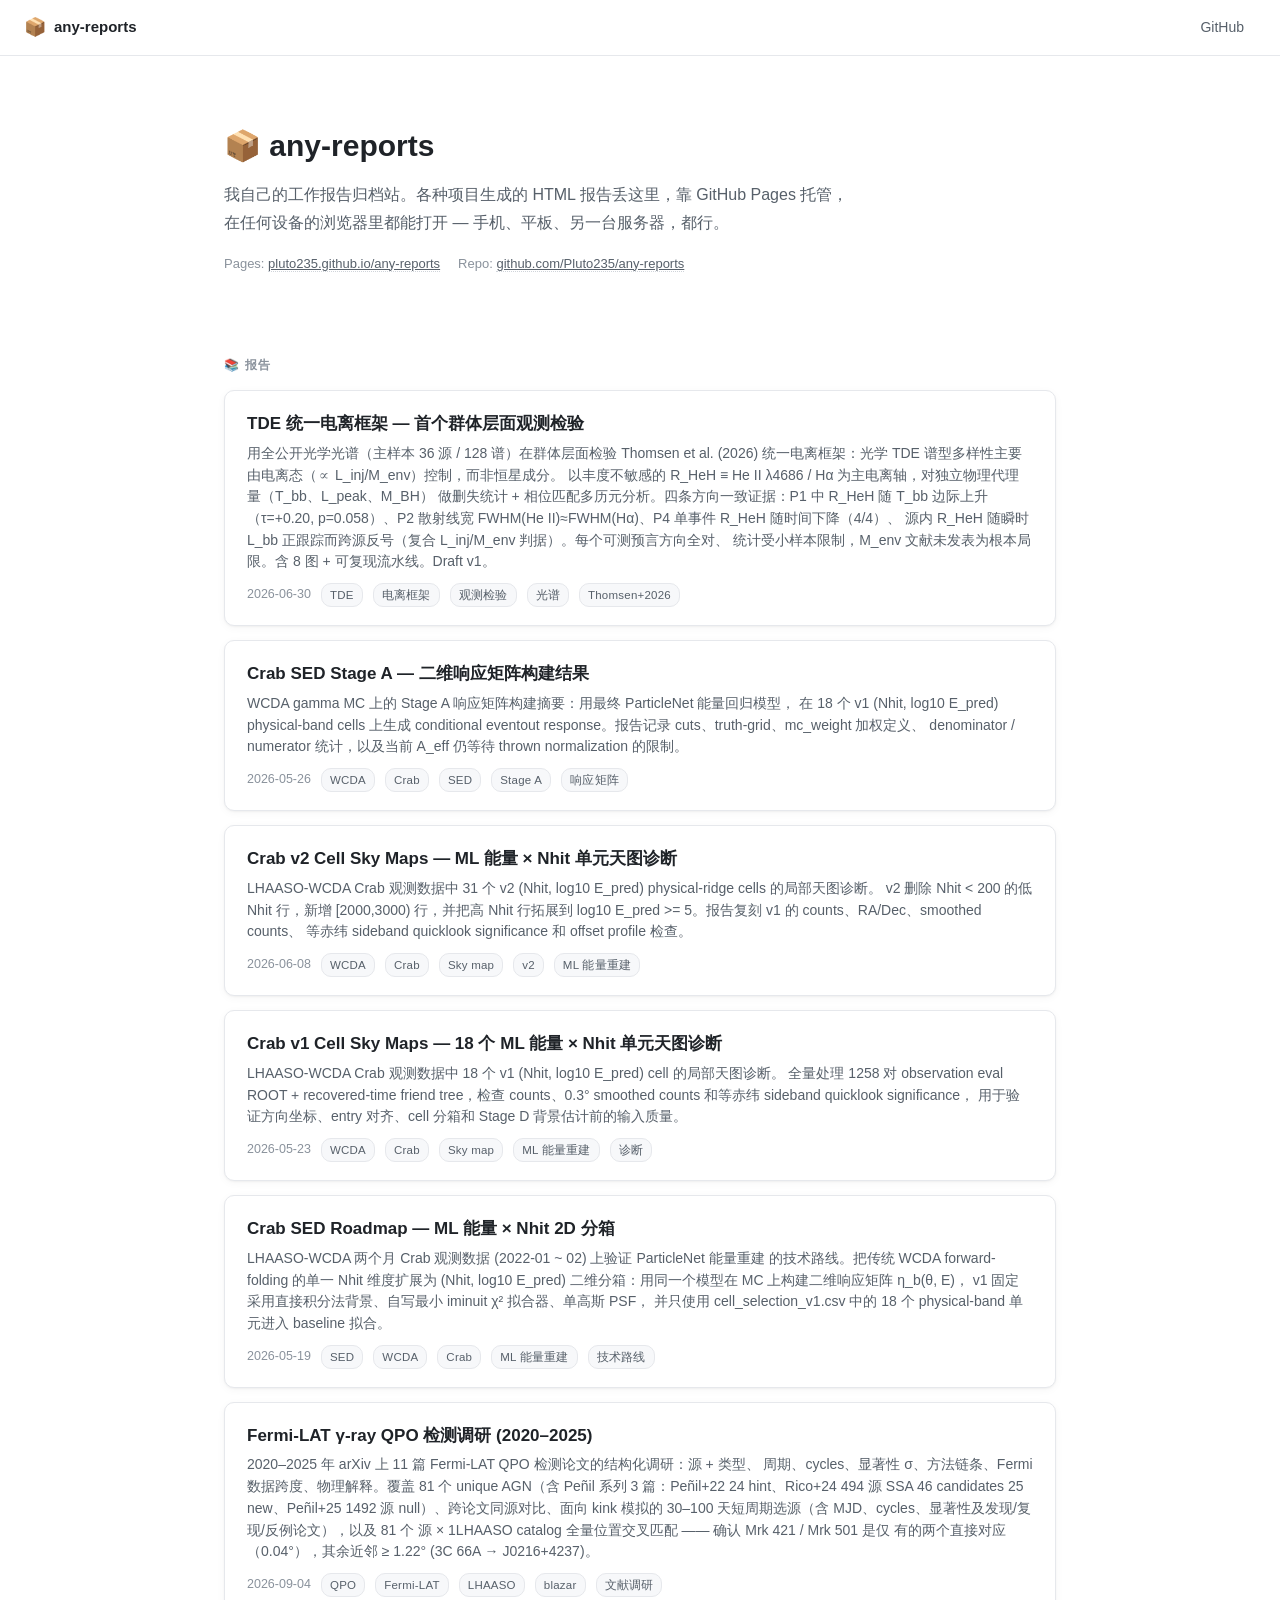
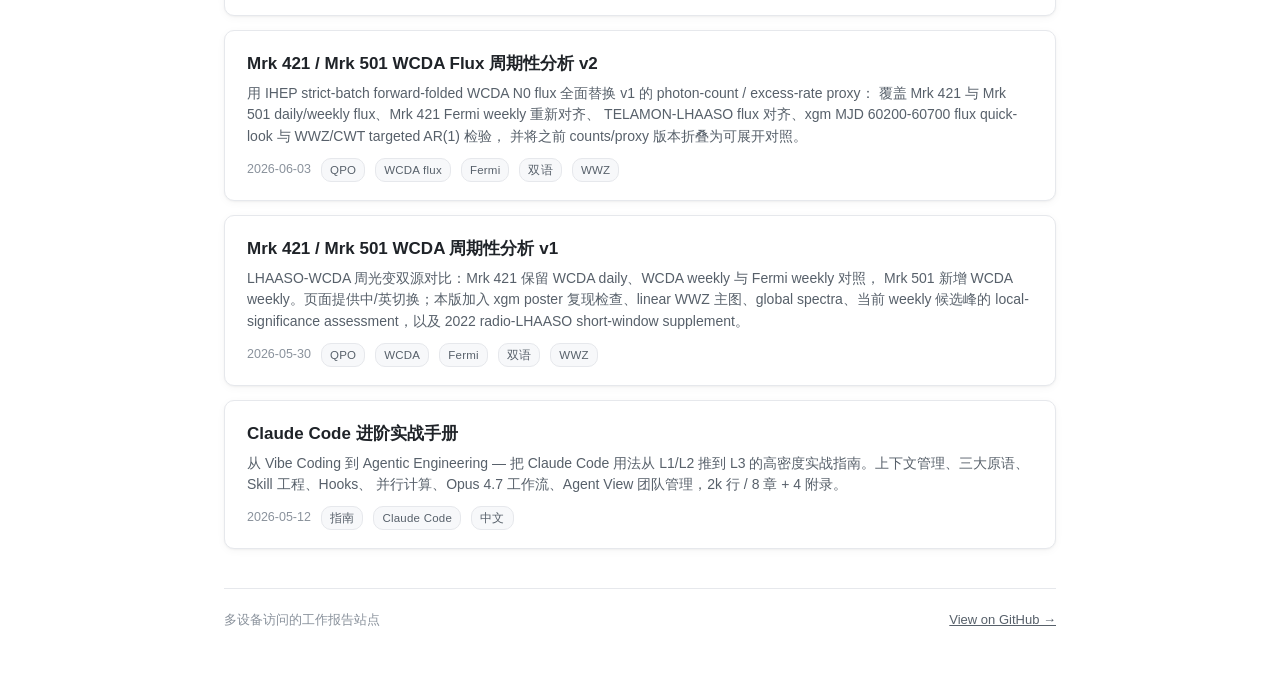
<file: index.html>
<!doctype html>
<html lang="zh-CN">
<head>
<meta charset="utf-8">
<meta name="viewport" content="width=device-width, initial-scale=1, viewport-fit=cover">
<title>any-reports · 我的报告归档站</title>
<meta name="description" content="我的工作报告归档站 — HTML 报告托管在 GitHub Pages，多设备访问。">
<link rel="stylesheet" href="assets/style.css">
<link rel="icon" href="data:image/svg+xml,%3Csvg xmlns='http://www.w3.org/2000/svg' viewBox='0 0 16 16'%3E%3Ctext y='14' font-size='14'%3E%F0%9F%93%A6%3C/text%3E%3C/svg%3E">
<style>
  .home-layout {
    max-width: 880px;
    margin: 0 auto;
    padding: 40px 24px 64px;
  }
  .home-meta {
    display: flex;
    gap: 18px;
    flex-wrap: wrap;
    font-size: 13px;
    color: var(--c-text-mute);
    margin-bottom: 32px;
  }
  .home-meta a { color: var(--c-text-soft); border-bottom: 1px dotted var(--c-border-strong); }
  .home-meta a:hover { color: var(--c-link); border-color: var(--c-link); }
  .section-title {
    font-size: 12px;
    font-weight: 700;
    text-transform: uppercase;
    letter-spacing: 0.1em;
    color: var(--c-text-mute);
    margin: 32px 0 14px;
  }
</style>
</head>
<body>

<header class="topbar">
  <a class="topbar-brand" href="index.html">any-reports</a>
  <nav class="topbar-nav">
    <a href="https://github.com/Pluto235/any-reports" target="_blank" rel="noopener">GitHub</a>
  </nav>
</header>

<main class="home-layout">

  <section class="hero">
    <h1>📦 any-reports</h1>
    <p>我自己的工作报告归档站。各种项目生成的 HTML 报告丢这里，靠 GitHub Pages
       托管，在任何设备的浏览器里都能打开 — 手机、平板、另一台服务器，都行。</p>
    <div class="home-meta">
      <span>Pages: <a href="https://pluto235.github.io/any-reports/">pluto235.github.io/any-reports</a></span>
      <span>Repo: <a href="https://github.com/Pluto235/any-reports" target="_blank" rel="noopener">github.com/Pluto235/any-reports</a></span>
    </div>
  </section>

  <p class="section-title">📚 报告</p>
  <ul class="report-list">


    <li>
      <a class="report-card" href="tde-unified-ionization-test.html">
        <span class="title">TDE 统一电离框架 — 首个群体层面观测检验</span>
        <p class="desc">
          用全公开光学光谱（主样本 36 源 / 128 谱）在群体层面检验 Thomsen et al. (2026)
          统一电离框架：光学 TDE 谱型多样性主要由电离态（∝ L_inj/M_env）控制，而非恒星成分。
          以丰度不敏感的 R_HeH ≡ He II λ4686 / Hα 为主电离轴，对独立物理代理量（T_bb、L_peak、M_BH）
          做删失统计 + 相位匹配多历元分析。四条方向一致证据：P1 中 R_HeH 随 T_bb 边际上升
          （τ=+0.20, p=0.058）、P2 散射线宽 FWHM(He II)≈FWHM(Hα)、P4 单事件 R_HeH 随时间下降（4/4）、
          源内 R_HeH 随瞬时 L_bb 正跟踪而跨源反号（复合 L_inj/M_env 判据）。每个可测预言方向全对、
          统计受小样本限制，M_env 文献未发表为根本局限。含 8 图 + 可复现流水线。Draft v1。
        </p>
        <span class="meta">
          <time datetime="2026-06-30">2026-06-30</time>
          <span class="tag">TDE</span>
          <span class="tag">电离框架</span>
          <span class="tag">观测检验</span>
          <span class="tag">光谱</span>
          <span class="tag">Thomsen+2026</span>
        </span>
      </a>
    </li>


    <li>
      <a class="report-card" href="crab-stage-a-response/">
        <span class="title">Crab SED Stage A — 二维响应矩阵构建结果</span>
        <p class="desc">
          WCDA gamma MC 上的 Stage A 响应矩阵构建摘要：用最终 ParticleNet 能量回归模型，
          在 18 个 v1 (Nhit, log10 E_pred) physical-band cells 上生成
          conditional eventout response。报告记录 cuts、truth-grid、mc_weight 加权定义、
          denominator / numerator 统计，以及当前 A_eff 仍等待 thrown normalization 的限制。
        </p>
        <span class="meta">
          <time datetime="2026-05-26">2026-05-26</time>
          <span class="tag">WCDA</span>
          <span class="tag">Crab</span>
          <span class="tag">SED</span>
          <span class="tag">Stage A</span>
          <span class="tag">响应矩阵</span>
        </span>
      </a>
    </li>


    <li>
      <a class="report-card" href="crab-v2-cell-skymaps.html">
        <span class="title">Crab v2 Cell Sky Maps — ML 能量 × Nhit 单元天图诊断</span>
        <p class="desc">
          LHAASO-WCDA Crab 观测数据中 31 个 v2 (Nhit, log10 E_pred) physical-ridge cells 的局部天图诊断。
          v2 删除 Nhit &lt; 200 的低 Nhit 行，新增 [2000,3000) 行，并把高 Nhit 行拓展到
          log10 E_pred &gt;= 5。报告复刻 v1 的 counts、RA/Dec、smoothed counts、
          等赤纬 sideband quicklook significance 和 offset profile 检查。
        </p>
        <span class="meta">
          <time datetime="2026-06-08">2026-06-08</time>
          <span class="tag">WCDA</span>
          <span class="tag">Crab</span>
          <span class="tag">Sky map</span>
          <span class="tag">v2</span>
          <span class="tag">ML 能量重建</span>
        </span>
      </a>
    </li>


    <li>
      <a class="report-card" href="crab-v1-cell-skymaps.html">
        <span class="title">Crab v1 Cell Sky Maps — 18 个 ML 能量 × Nhit 单元天图诊断</span>
        <p class="desc">
          LHAASO-WCDA Crab 观测数据中 18 个 v1 (Nhit, log10 E_pred) cell 的局部天图诊断。
          全量处理 1258 对 observation eval ROOT + recovered-time friend tree，检查
          counts、0.3° smoothed counts 和等赤纬 sideband quicklook significance，
          用于验证方向坐标、entry 对齐、cell 分箱和 Stage D 背景估计前的输入质量。
        </p>
        <span class="meta">
          <time datetime="2026-05-23">2026-05-23</time>
          <span class="tag">WCDA</span>
          <span class="tag">Crab</span>
          <span class="tag">Sky map</span>
          <span class="tag">ML 能量重建</span>
          <span class="tag">诊断</span>
        </span>
      </a>
    </li>


    <li>
      <a class="report-card" href="crab-sed-roadmap/">
        <span class="title">Crab SED Roadmap — ML 能量 × Nhit 2D 分箱</span>
        <p class="desc">
          LHAASO-WCDA 两个月 Crab 观测数据 (2022-01 ~ 02) 上验证 ParticleNet 能量重建
          的技术路线。把传统 WCDA forward-folding 的单一 Nhit 维度扩展为
          (Nhit, log10 E_pred) 二维分箱：用同一个模型在 MC 上构建二维响应矩阵 η_b(θ, E)，
          v1 固定采用直接积分法背景、自写最小 iminuit χ² 拟合器、单高斯 PSF，
          并只使用 cell_selection_v1.csv 中的 18 个 physical-band 单元进入 baseline 拟合。
        </p>
        <span class="meta">
          <time datetime="2026-05-19">2026-05-19</time>
          <span class="tag">SED</span>
          <span class="tag">WCDA</span>
          <span class="tag">Crab</span>
          <span class="tag">ML 能量重建</span>
          <span class="tag">技术路线</span>
        </span>
      </a>
    </li>


    <li>
      <a class="report-card" href="qpo-fermi-lat-detections.html">
        <span class="title">Fermi-LAT γ-ray QPO 检测调研 (2020–2025)</span>
        <p class="desc">
          2020–2025 年 arXiv 上 11 篇 Fermi-LAT QPO 检测论文的结构化调研：源 + 类型、
          周期、cycles、显著性 σ、方法链条、Fermi 数据跨度、物理解释。覆盖 81 个
          unique AGN（含 Peñil 系列 3 篇：Peñil+22 24 hint、Rico+24 494 源 SSA 46
          candidates 25 new、Peñil+25 1492 源 null）、跨论文同源对比、面向 kink
          模拟的 30–100 天短周期选源（含 MJD、cycles、显著性及发现/复现/反例论文），以及 81 个
          源 × 1LHAASO catalog 全量位置交叉匹配 —— 确认 Mrk 421 / Mrk 501 是仅
          有的两个直接对应（0.04°），其余近邻 ≥ 1.22° (3C 66A → J0216+4237)。
        </p>
        <span class="meta">
          <time datetime="2026-09-04">2026-09-04</time>
          <span class="tag">QPO</span>
          <span class="tag">Fermi-LAT</span>
          <span class="tag">LHAASO</span>
          <span class="tag">blazar</span>
          <span class="tag">文献调研</span>
        </span>
      </a>
    </li>


    <li>
      <a class="report-card" href="qpo-periodicity-v2/">
        <span class="title">Mrk 421 / Mrk 501 WCDA Flux 周期性分析 v2</span>
        <p class="desc">
          用 IHEP strict-batch forward-folded WCDA N0 flux 全面替换 v1 的 photon-count / excess-rate proxy：
          覆盖 Mrk 421 与 Mrk 501 daily/weekly flux、Mrk 421 Fermi weekly 重新对齐、
          TELAMON-LHAASO flux 对齐、xgm MJD 60200-60700 flux quick-look 与 WWZ/CWT targeted AR(1) 检验，
          并将之前 counts/proxy 版本折叠为可展开对照。
        </p>
        <span class="meta">
          <time datetime="2026-06-03">2026-06-03</time>
          <span class="tag">QPO</span>
          <span class="tag">WCDA flux</span>
          <span class="tag">Fermi</span>
          <span class="tag">双语</span>
          <span class="tag">WWZ</span>
        </span>
      </a>
    </li>

    <li>
      <a class="report-card" href="qpo-periodicity-v1/">
        <span class="title">Mrk 421 / Mrk 501 WCDA 周期性分析 v1</span>
        <p class="desc">
          LHAASO-WCDA 周光变双源对比：Mrk 421 保留 WCDA daily、WCDA weekly 与 Fermi weekly 对照，
          Mrk 501 新增 WCDA weekly。页面提供中/英切换；本版加入 xgm poster 复现检查、linear WWZ 主图、global spectra、当前 weekly 候选峰的 local-significance assessment，以及 2022 radio-LHAASO short-window supplement。
        </p>
        <span class="meta">
          <time datetime="2026-05-30">2026-05-30</time>
          <span class="tag">QPO</span>
          <span class="tag">WCDA</span>
          <span class="tag">Fermi</span>
          <span class="tag">双语</span>
          <span class="tag">WWZ</span>
        </span>
      </a>
    </li>


    <li>
      <a class="report-card" href="claude-code-advanced-guide.html">
        <span class="title">Claude Code 进阶实战手册</span>
        <p class="desc">
          从 Vibe Coding 到 Agentic Engineering — 把 Claude Code 用法从 L1/L2
          推到 L3 的高密度实战指南。上下文管理、三大原语、Skill 工程、Hooks、
          并行计算、Opus 4.7 工作流、Agent View 团队管理，2k 行 / 8 章 + 4 附录。
        </p>
        <span class="meta">
          <time datetime="2026-05-12">2026-05-12</time>
          <span class="tag">指南</span>
          <span class="tag">Claude Code</span>
          <span class="tag">中文</span>
        </span>
      </a>
    </li>

  </ul>

  <footer class="page-footer" style="margin-top: 3em;">
    <span>多设备访问的工作报告站点</span>
    <a href="https://github.com/Pluto235/any-reports" target="_blank" rel="noopener">View on GitHub →</a>
  </footer>

</main>

</body>
</html>
</file>
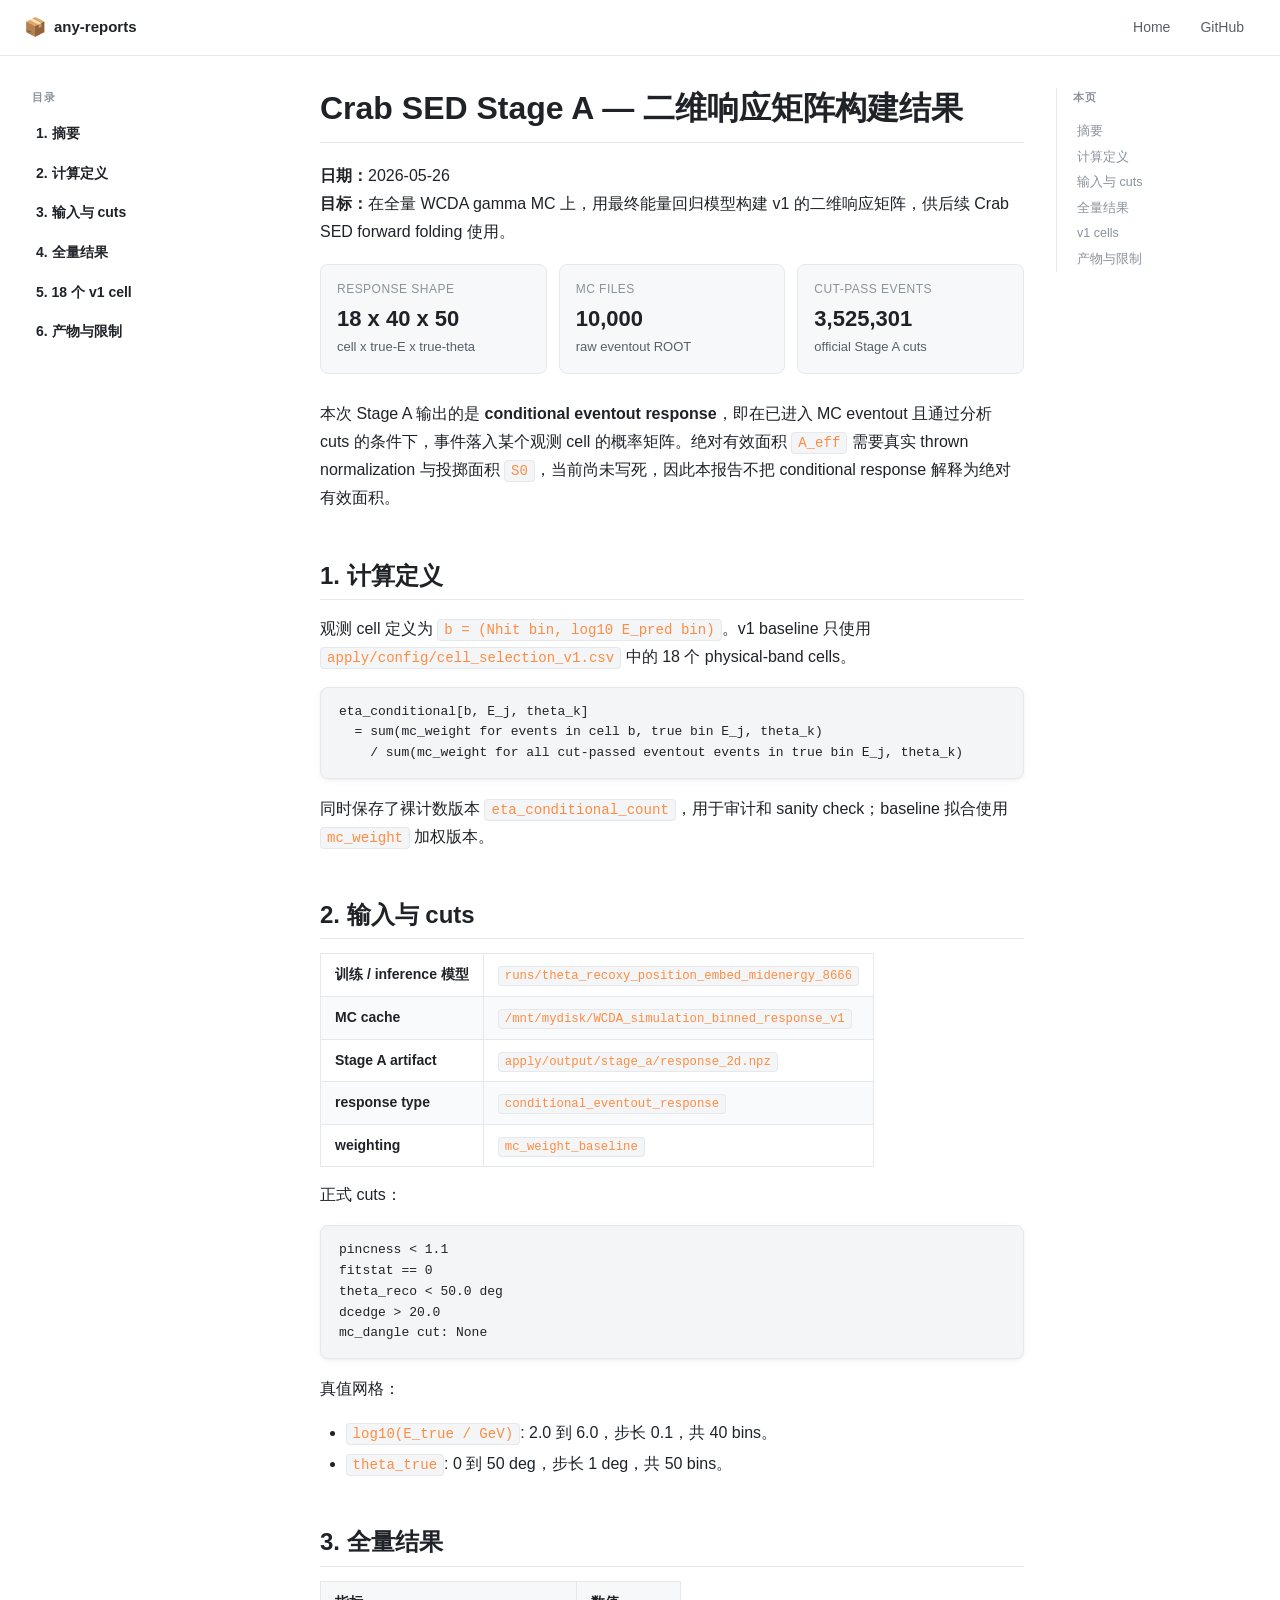
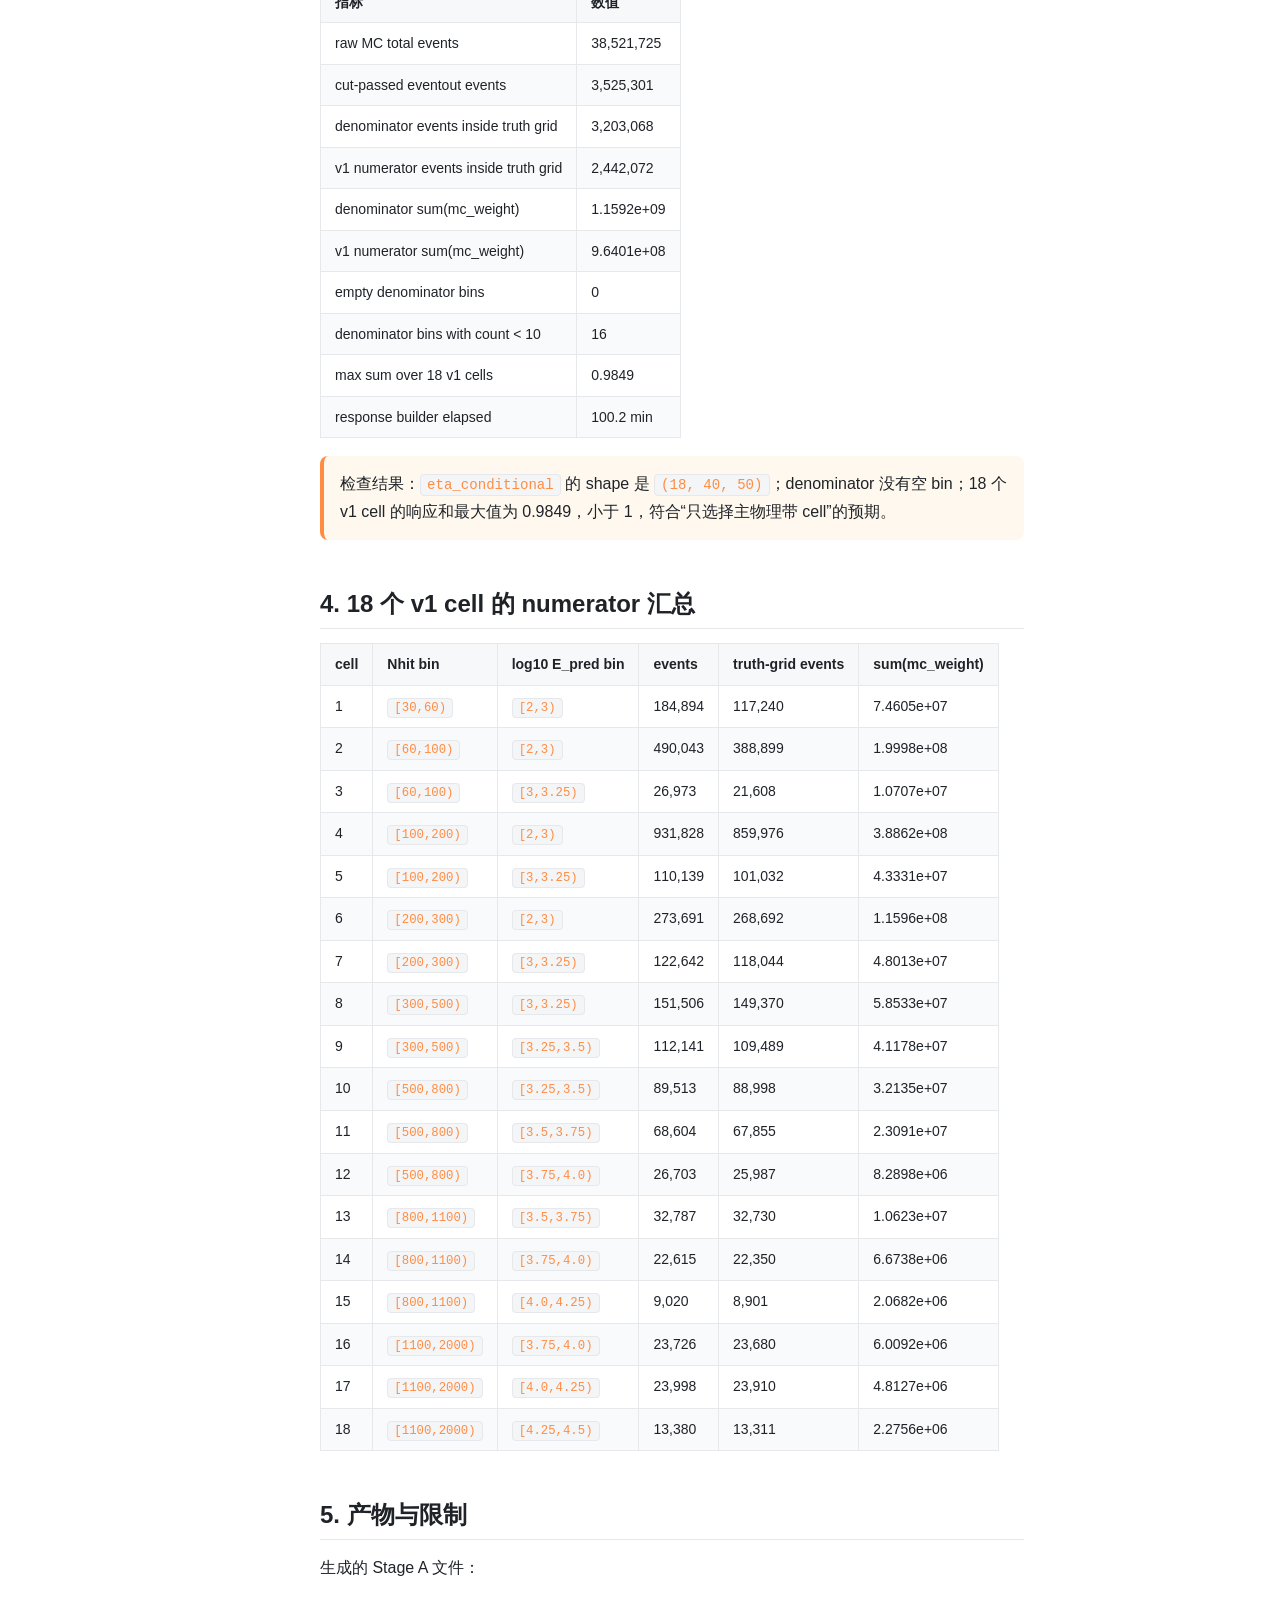
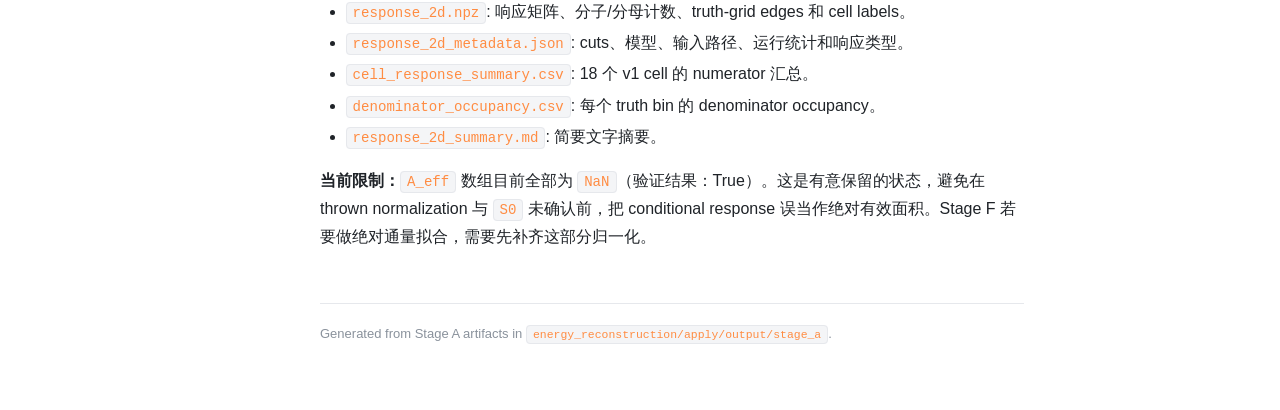
<file: crab-stage-a-response/index.html>
<!doctype html>
<html lang="zh-CN">
<head>
<meta charset="utf-8">
<meta name="viewport" content="width=device-width, initial-scale=1, viewport-fit=cover">
<title>Crab SED Stage A — 二维响应矩阵构建结果 · any-reports</title>
<meta name="description" content="Crab SED Stage A 二维响应矩阵的计算过程、输入选择和全量 MC 结果摘要。">
<link rel="stylesheet" href="../assets/style.css">
<link rel="stylesheet" href="../assets/highlight.css">
<link rel="icon" href="data:image/svg+xml,%3Csvg xmlns='http://www.w3.org/2000/svg' viewBox='0 0 16 16'%3E%3Ctext y='14' font-size='14'%3E%F0%9F%93%A6%3C/text%3E%3C/svg%3E">
<style>
  .metric-grid { display: grid; grid-template-columns: repeat(3, minmax(0, 1fr)); gap: 12px; margin: 18px 0 26px; }
  .metric { border: 1px solid var(--c-border); border-radius: 8px; padding: 14px 16px; background: var(--c-bg-soft); }
  .metric .label { color: var(--c-text-mute); font-size: 12px; text-transform: uppercase; letter-spacing: .04em; }
  .metric .value { font-size: 22px; font-weight: 700; line-height: 1.2; margin-top: 6px; }
  .metric .note { color: var(--c-text-soft); font-size: 13px; margin-top: 4px; }
  td.num, th.num { text-align: right; font-variant-numeric: tabular-nums; }
  .callout { border-left: 4px solid var(--c-accent); background: var(--c-callout-bg); border-radius: 8px; padding: 14px 16px; margin: 18px 0; }
  @media (max-width: 760px) { .metric-grid { grid-template-columns: 1fr; } }
</style>
</head>
<body>

<header class="topbar">
  <button class="topbar-toggle" aria-label="目录" onclick="document.querySelector('.sidebar').classList.toggle('open')">☰ 目录</button>
  <a class="topbar-brand" href="../index.html">any-reports</a>
  <nav class="topbar-nav">
    <a href="../index.html">Home</a>
    <a href="https://github.com/Pluto235/any-reports" target="_blank" rel="noopener">GitHub</a>
  </nav>
</header>

<div class="layout">
  <aside class="sidebar">
    <p class="sidebar-title">目录</p>
    <nav class="sidebar-nav">
      <ol>
        <li><a href="#summary">1. 摘要</a></li>
        <li><a href="#definition">2. 计算定义</a></li>
        <li><a href="#inputs">3. 输入与 cuts</a></li>
        <li><a href="#results">4. 全量结果</a></li>
        <li><a href="#cells">5. 18 个 v1 cell</a></li>
        <li><a href="#artifacts">6. 产物与限制</a></li>
      </ol>
    </nav>
  </aside>

  <main class="content">
    <article>
      <h1 id="summary">Crab SED Stage A — 二维响应矩阵构建结果</h1>
      <p><strong>日期：</strong>2026-05-26<br>
      <strong>目标：</strong>在全量 WCDA gamma MC 上，用最终能量回归模型构建 v1 的二维响应矩阵，供后续 Crab SED forward folding 使用。</p>

      <div class="metric-grid">
        <div class="metric"><div class="label">Response shape</div><div class="value">18 x 40 x 50</div><div class="note">cell x true-E x true-theta</div></div>
        <div class="metric"><div class="label">MC files</div><div class="value">10,000</div><div class="note">raw eventout ROOT</div></div>
        <div class="metric"><div class="label">Cut-pass events</div><div class="value">3,525,301</div><div class="note">official Stage A cuts</div></div>
      </div>

      <p>本次 Stage A 输出的是 <strong>conditional eventout response</strong>，即在已进入 MC eventout 且通过分析 cuts 的条件下，事件落入某个观测 cell 的概率矩阵。绝对有效面积 <code>A_eff</code> 需要真实 thrown normalization 与投掷面积 <code>S0</code>，当前尚未写死，因此本报告不把 conditional response 解释为绝对有效面积。</p>

      <h2 id="definition">1. 计算定义</h2>
      <p>观测 cell 定义为 <code>b = (Nhit bin, log10 E_pred bin)</code>。v1 baseline 只使用 <code>apply/config/cell_selection_v1.csv</code> 中的 18 个 physical-band cells。</p>
      <pre><code>eta_conditional[b, E_j, theta_k]
  = sum(mc_weight for events in cell b, true bin E_j, theta_k)
    / sum(mc_weight for all cut-passed eventout events in true bin E_j, theta_k)</code></pre>
      <p>同时保存了裸计数版本 <code>eta_conditional_count</code>，用于审计和 sanity check；baseline 拟合使用 <code>mc_weight</code> 加权版本。</p>

      <h2 id="inputs">2. 输入与 cuts</h2>
      <table>
        <tbody>
          <tr><th>训练 / inference 模型</th><td><code>runs/theta_recoxy_position_embed_midenergy_8666</code></td></tr>
          <tr><th>MC cache</th><td><code>/mnt/mydisk/WCDA_simulation_binned_response_v1</code></td></tr>
          <tr><th>Stage A artifact</th><td><code>apply/output/stage_a/response_2d.npz</code></td></tr>
          <tr><th>response type</th><td><code>conditional_eventout_response</code></td></tr>
          <tr><th>weighting</th><td><code>mc_weight_baseline</code></td></tr>
        </tbody>
      </table>
      <p>正式 cuts：</p>
      <pre><code>pincness &lt; 1.1
fitstat == 0
theta_reco &lt; 50.0 deg
dcedge &gt; 20.0
mc_dangle cut: None</code></pre>
      <p>真值网格：</p>
      <ul>
        <li><code>log10(E_true / GeV)</code>: 2.0 到 6.0，步长 0.1，共 40 bins。</li>
        <li><code>theta_true</code>: 0 到 50 deg，步长 1 deg，共 50 bins。</li>
      </ul>

      <h2 id="results">3. 全量结果</h2>
      <table>
        <thead><tr><th>指标</th><th class="num">数值</th></tr></thead>
        <tbody>
          <tr><td>raw MC total events</td><td class="num">38,521,725</td></tr>
          <tr><td>cut-passed eventout events</td><td class="num">3,525,301</td></tr>
          <tr><td>denominator events inside truth grid</td><td class="num">3,203,068</td></tr>
          <tr><td>v1 numerator events inside truth grid</td><td class="num">2,442,072</td></tr>
          <tr><td>denominator sum(mc_weight)</td><td class="num">1.1592e+09</td></tr>
          <tr><td>v1 numerator sum(mc_weight)</td><td class="num">9.6401e+08</td></tr>
          <tr><td>empty denominator bins</td><td class="num">0</td></tr>
          <tr><td>denominator bins with count &lt; 10</td><td class="num">16</td></tr>
          <tr><td>max sum over 18 v1 cells</td><td class="num">0.9849</td></tr>
          <tr><td>response builder elapsed</td><td class="num">100.2 min</td></tr>
        </tbody>
      </table>
      <div class="callout">检查结果：<code>eta_conditional</code> 的 shape 是 <code>(18, 40, 50)</code>；denominator 没有空 bin；18 个 v1 cell 的响应和最大值为 0.9849，小于 1，符合“只选择主物理带 cell”的预期。</div>

      <h2 id="cells">4. 18 个 v1 cell 的 numerator 汇总</h2>
      <table>
        <thead>
          <tr><th class="num">cell</th><th>Nhit bin</th><th>log10 E_pred bin</th><th class="num">events</th><th class="num">truth-grid events</th><th class="num">sum(mc_weight)</th></tr>
        </thead>
        <tbody>
<tr><td class="num">1</td><td><code>[30,60)</code></td><td><code>[2,3)</code></td><td class="num">184,894</td><td class="num">117,240</td><td class="num">7.4605e+07</td></tr>
<tr><td class="num">2</td><td><code>[60,100)</code></td><td><code>[2,3)</code></td><td class="num">490,043</td><td class="num">388,899</td><td class="num">1.9998e+08</td></tr>
<tr><td class="num">3</td><td><code>[60,100)</code></td><td><code>[3,3.25)</code></td><td class="num">26,973</td><td class="num">21,608</td><td class="num">1.0707e+07</td></tr>
<tr><td class="num">4</td><td><code>[100,200)</code></td><td><code>[2,3)</code></td><td class="num">931,828</td><td class="num">859,976</td><td class="num">3.8862e+08</td></tr>
<tr><td class="num">5</td><td><code>[100,200)</code></td><td><code>[3,3.25)</code></td><td class="num">110,139</td><td class="num">101,032</td><td class="num">4.3331e+07</td></tr>
<tr><td class="num">6</td><td><code>[200,300)</code></td><td><code>[2,3)</code></td><td class="num">273,691</td><td class="num">268,692</td><td class="num">1.1596e+08</td></tr>
<tr><td class="num">7</td><td><code>[200,300)</code></td><td><code>[3,3.25)</code></td><td class="num">122,642</td><td class="num">118,044</td><td class="num">4.8013e+07</td></tr>
<tr><td class="num">8</td><td><code>[300,500)</code></td><td><code>[3,3.25)</code></td><td class="num">151,506</td><td class="num">149,370</td><td class="num">5.8533e+07</td></tr>
<tr><td class="num">9</td><td><code>[300,500)</code></td><td><code>[3.25,3.5)</code></td><td class="num">112,141</td><td class="num">109,489</td><td class="num">4.1178e+07</td></tr>
<tr><td class="num">10</td><td><code>[500,800)</code></td><td><code>[3.25,3.5)</code></td><td class="num">89,513</td><td class="num">88,998</td><td class="num">3.2135e+07</td></tr>
<tr><td class="num">11</td><td><code>[500,800)</code></td><td><code>[3.5,3.75)</code></td><td class="num">68,604</td><td class="num">67,855</td><td class="num">2.3091e+07</td></tr>
<tr><td class="num">12</td><td><code>[500,800)</code></td><td><code>[3.75,4.0)</code></td><td class="num">26,703</td><td class="num">25,987</td><td class="num">8.2898e+06</td></tr>
<tr><td class="num">13</td><td><code>[800,1100)</code></td><td><code>[3.5,3.75)</code></td><td class="num">32,787</td><td class="num">32,730</td><td class="num">1.0623e+07</td></tr>
<tr><td class="num">14</td><td><code>[800,1100)</code></td><td><code>[3.75,4.0)</code></td><td class="num">22,615</td><td class="num">22,350</td><td class="num">6.6738e+06</td></tr>
<tr><td class="num">15</td><td><code>[800,1100)</code></td><td><code>[4.0,4.25)</code></td><td class="num">9,020</td><td class="num">8,901</td><td class="num">2.0682e+06</td></tr>
<tr><td class="num">16</td><td><code>[1100,2000)</code></td><td><code>[3.75,4.0)</code></td><td class="num">23,726</td><td class="num">23,680</td><td class="num">6.0092e+06</td></tr>
<tr><td class="num">17</td><td><code>[1100,2000)</code></td><td><code>[4.0,4.25)</code></td><td class="num">23,998</td><td class="num">23,910</td><td class="num">4.8127e+06</td></tr>
<tr><td class="num">18</td><td><code>[1100,2000)</code></td><td><code>[4.25,4.5)</code></td><td class="num">13,380</td><td class="num">13,311</td><td class="num">2.2756e+06</td></tr>
        </tbody>
      </table>

      <h2 id="artifacts">5. 产物与限制</h2>
      <p>生成的 Stage A 文件：</p>
      <ul>
        <li><code>response_2d.npz</code>: 响应矩阵、分子/分母计数、truth-grid edges 和 cell labels。</li>
        <li><code>response_2d_metadata.json</code>: cuts、模型、输入路径、运行统计和响应类型。</li>
        <li><code>cell_response_summary.csv</code>: 18 个 v1 cell 的 numerator 汇总。</li>
        <li><code>denominator_occupancy.csv</code>: 每个 truth bin 的 denominator occupancy。</li>
        <li><code>response_2d_summary.md</code>: 简要文字摘要。</li>
      </ul>
      <p><strong>当前限制：</strong><code>A_eff</code> 数组目前全部为 <code>NaN</code>（验证结果：True）。这是有意保留的状态，避免在 thrown normalization 与 <code>S0</code> 未确认前，把 conditional response 误当作绝对有效面积。Stage F 若要做绝对通量拟合，需要先补齐这部分归一化。</p>

      <footer class="page-footer">
        <span>Generated from Stage A artifacts in <code>energy_reconstruction/apply/output/stage_a</code>.</span>
      </footer>
    </article>
  </main>

  <aside class="anchors">
    <p class="anchors-title">本页</p>
    <ul>
      <li><a href="#summary">摘要</a></li>
      <li><a href="#definition">计算定义</a></li>
      <li><a href="#inputs">输入与 cuts</a></li>
      <li><a href="#results">全量结果</a></li>
      <li><a href="#cells">v1 cells</a></li>
      <li><a href="#artifacts">产物与限制</a></li>
    </ul>
  </aside>
</div>
</body>
</html>
</file>
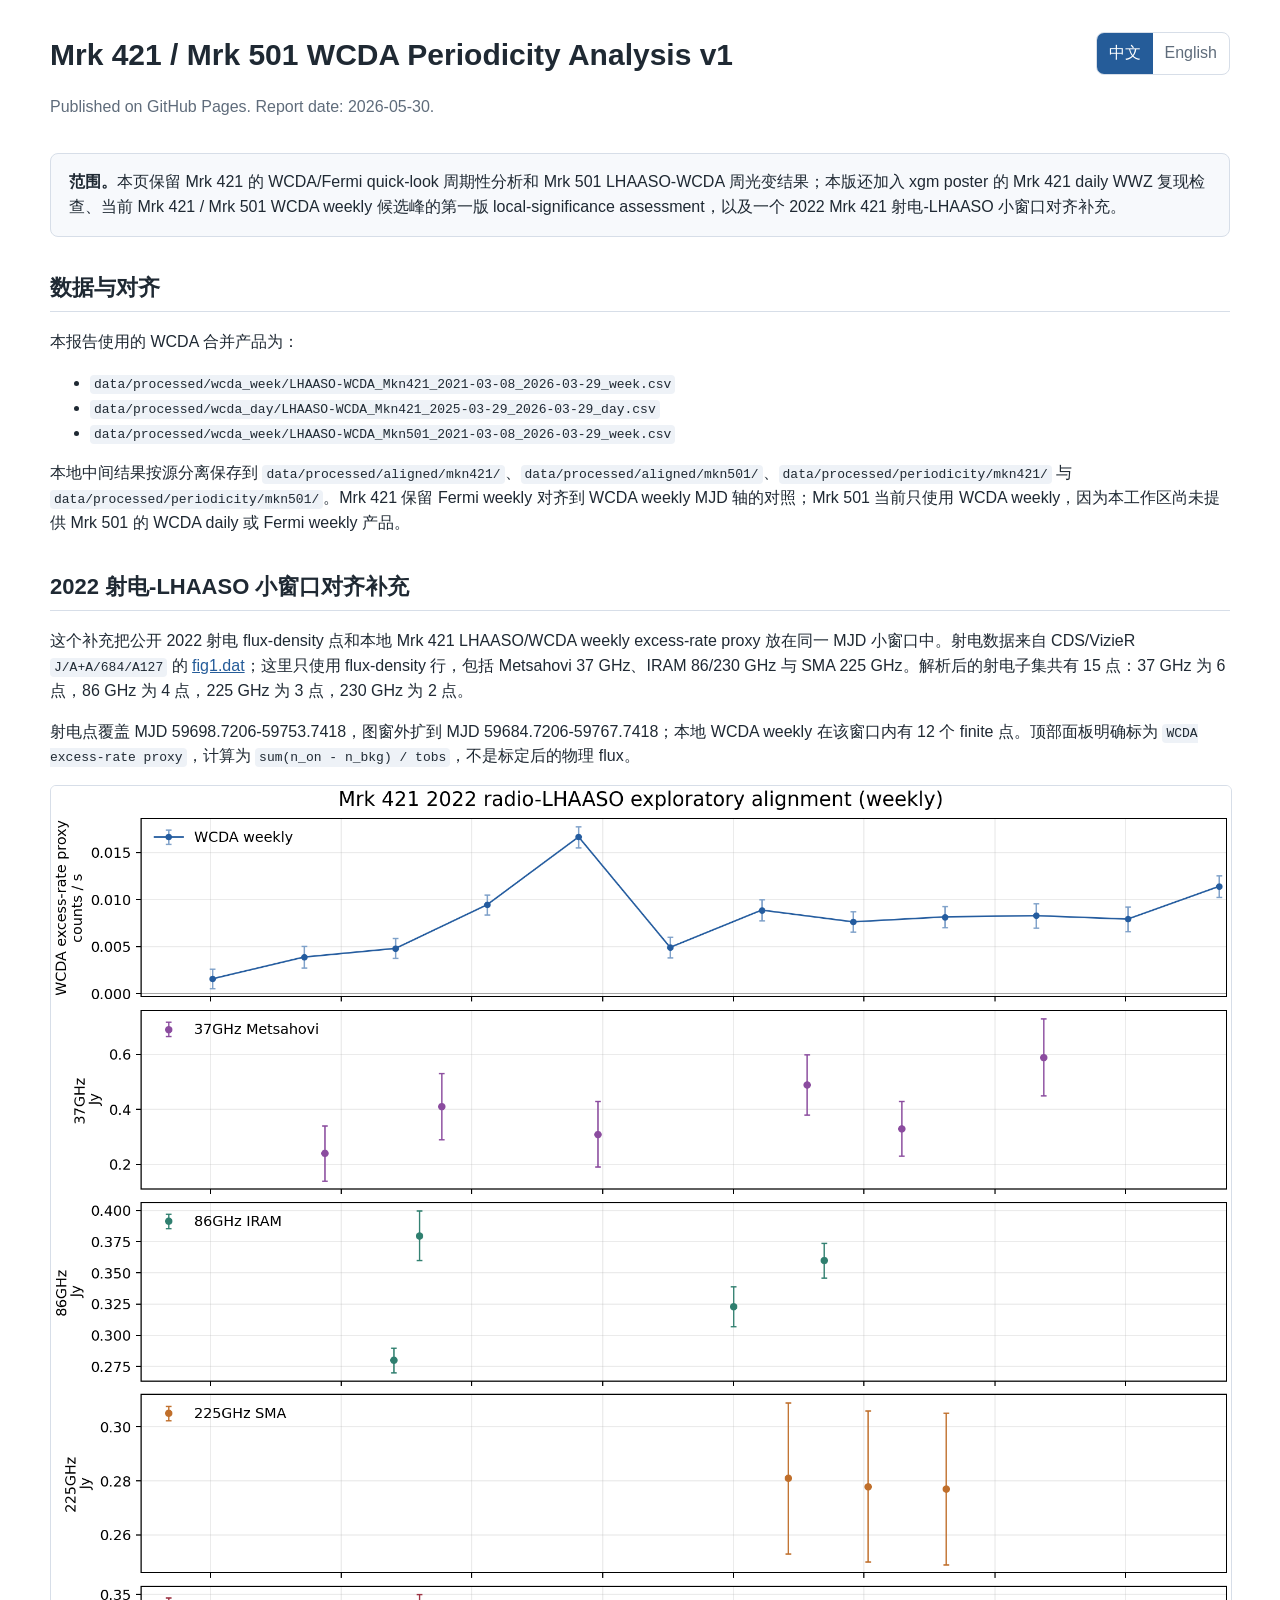
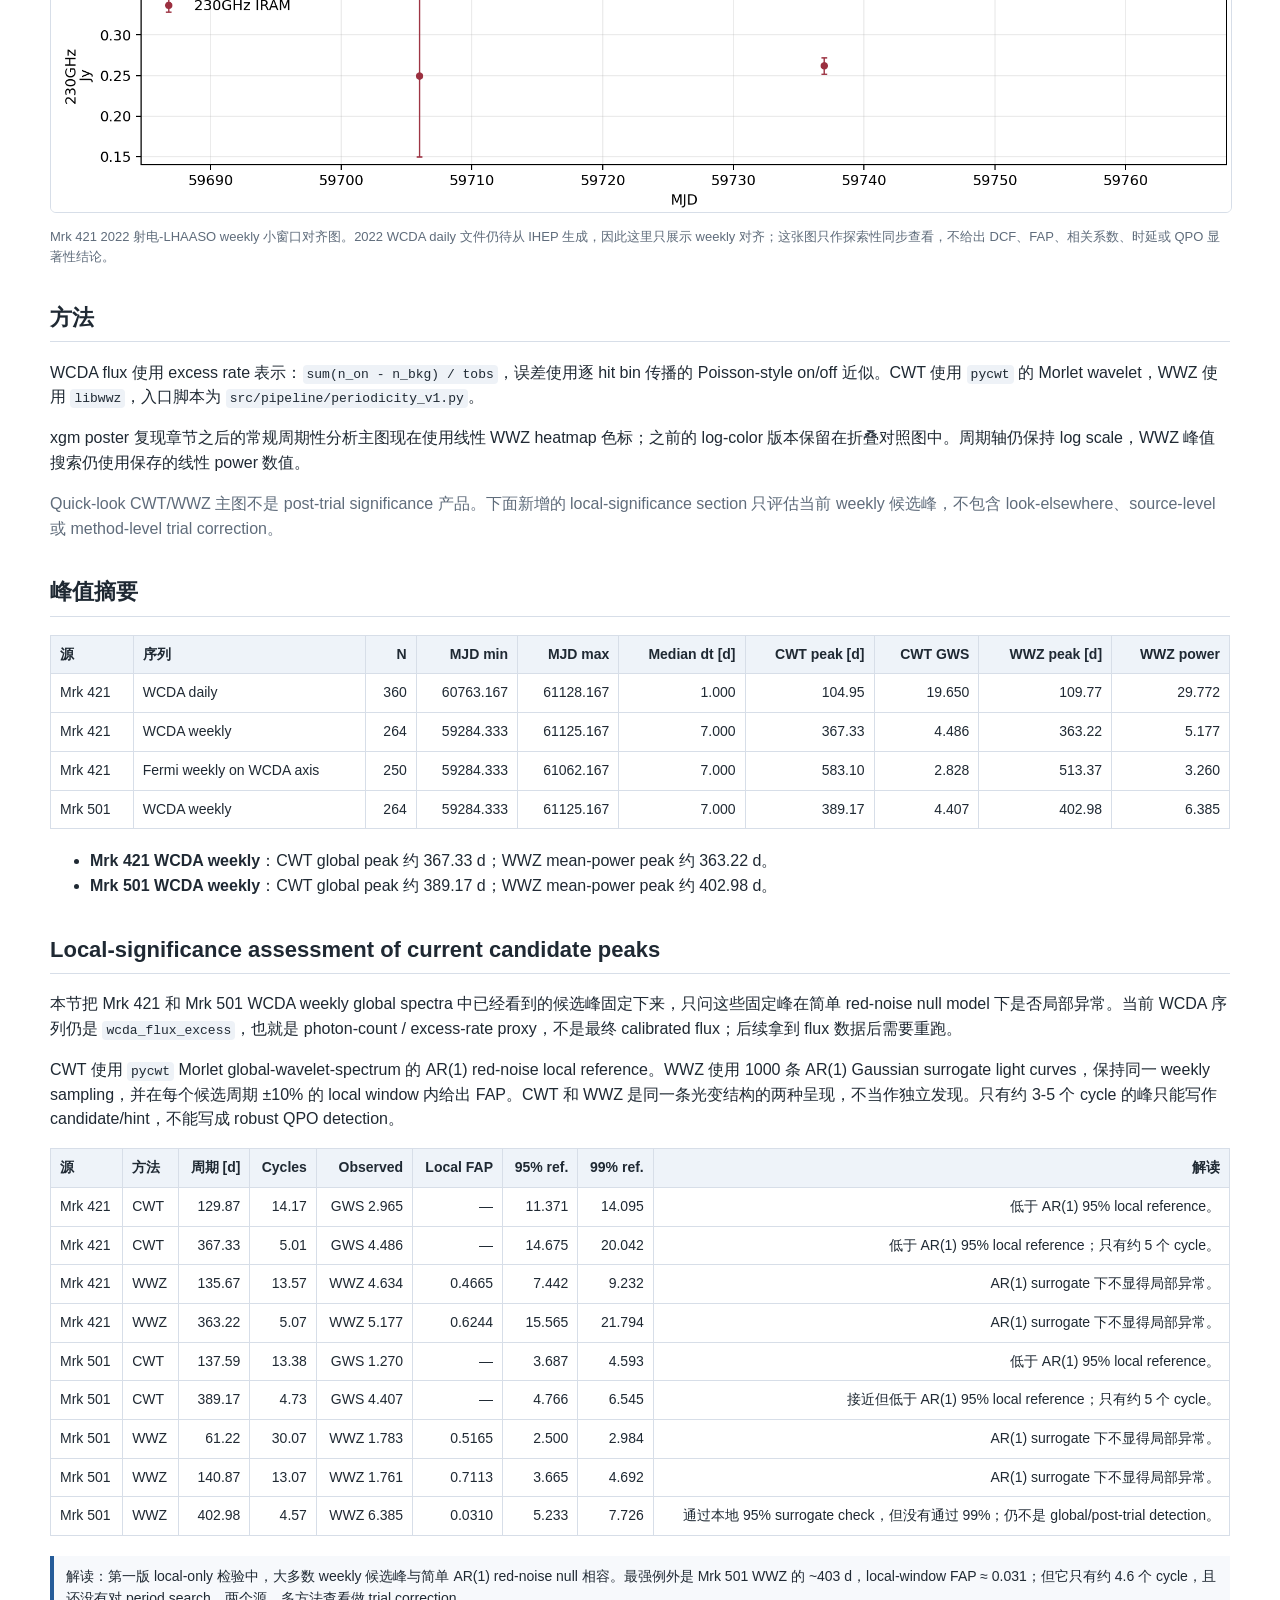
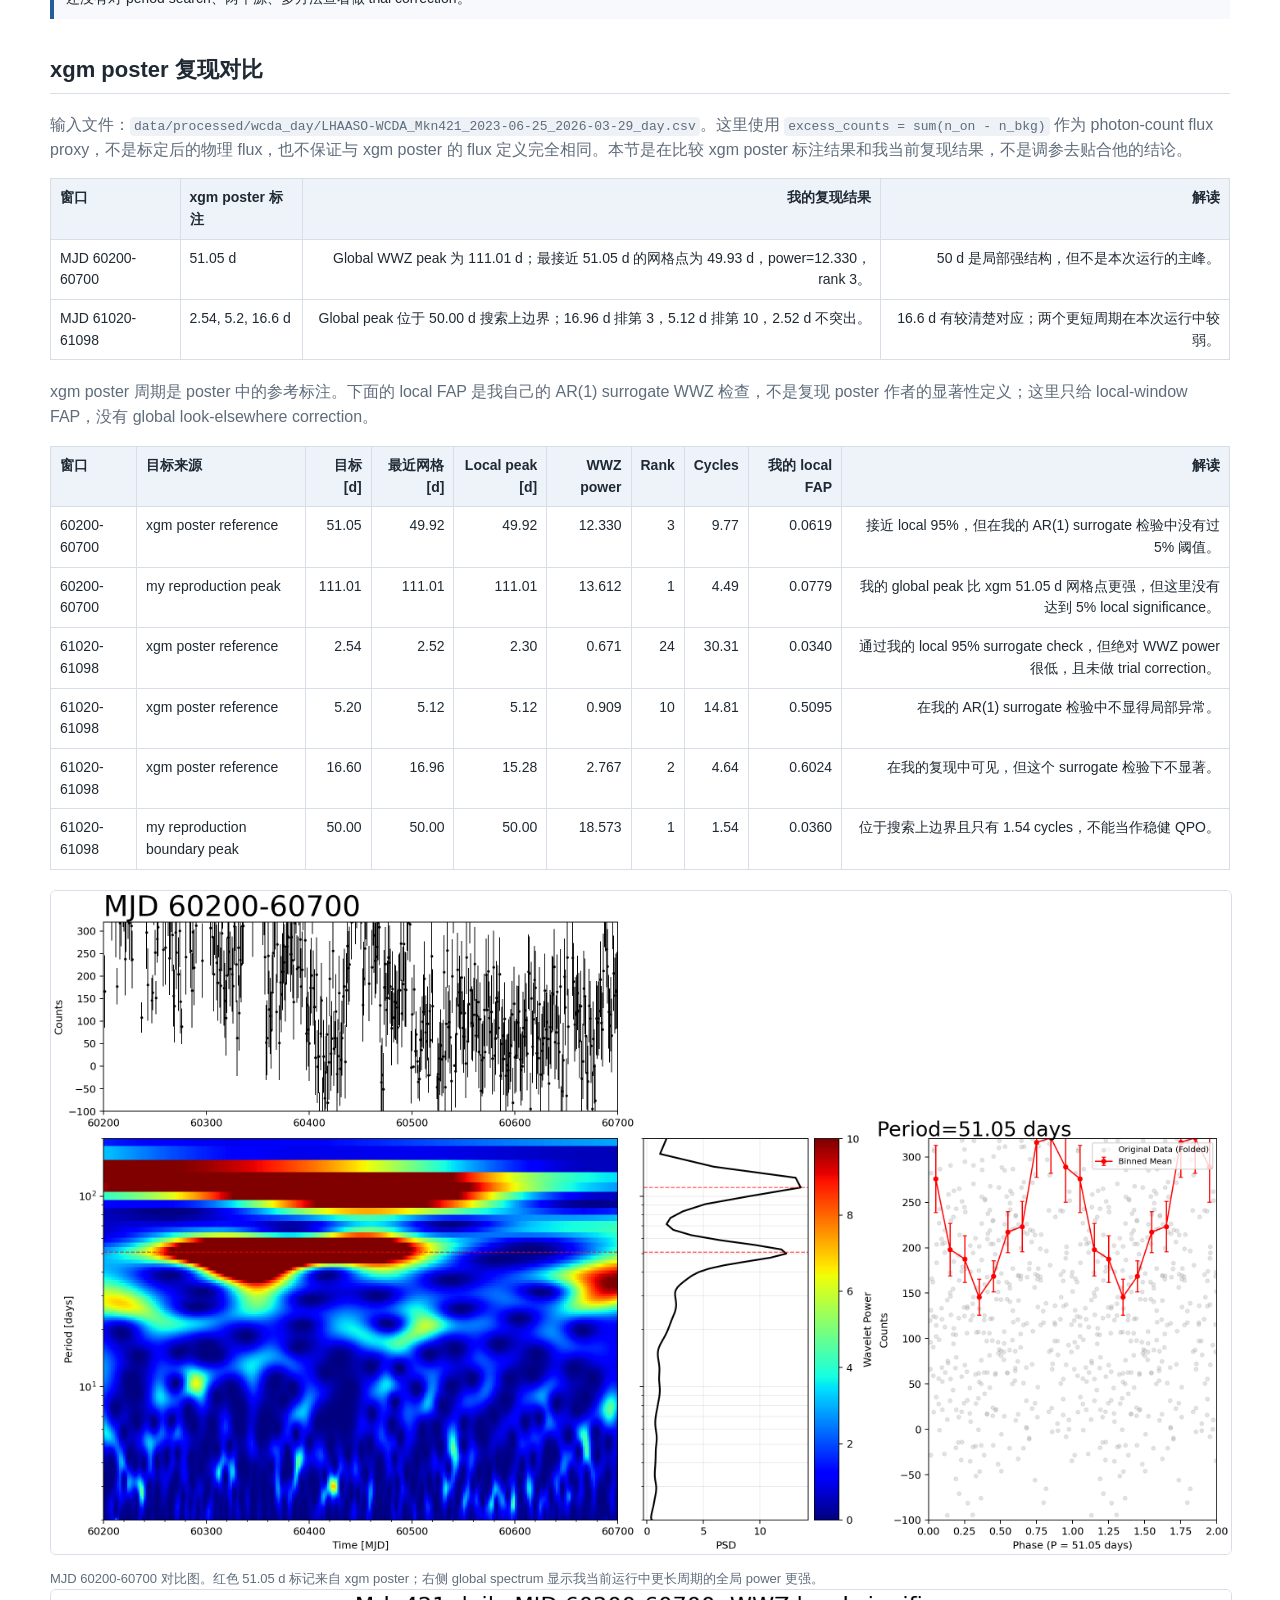
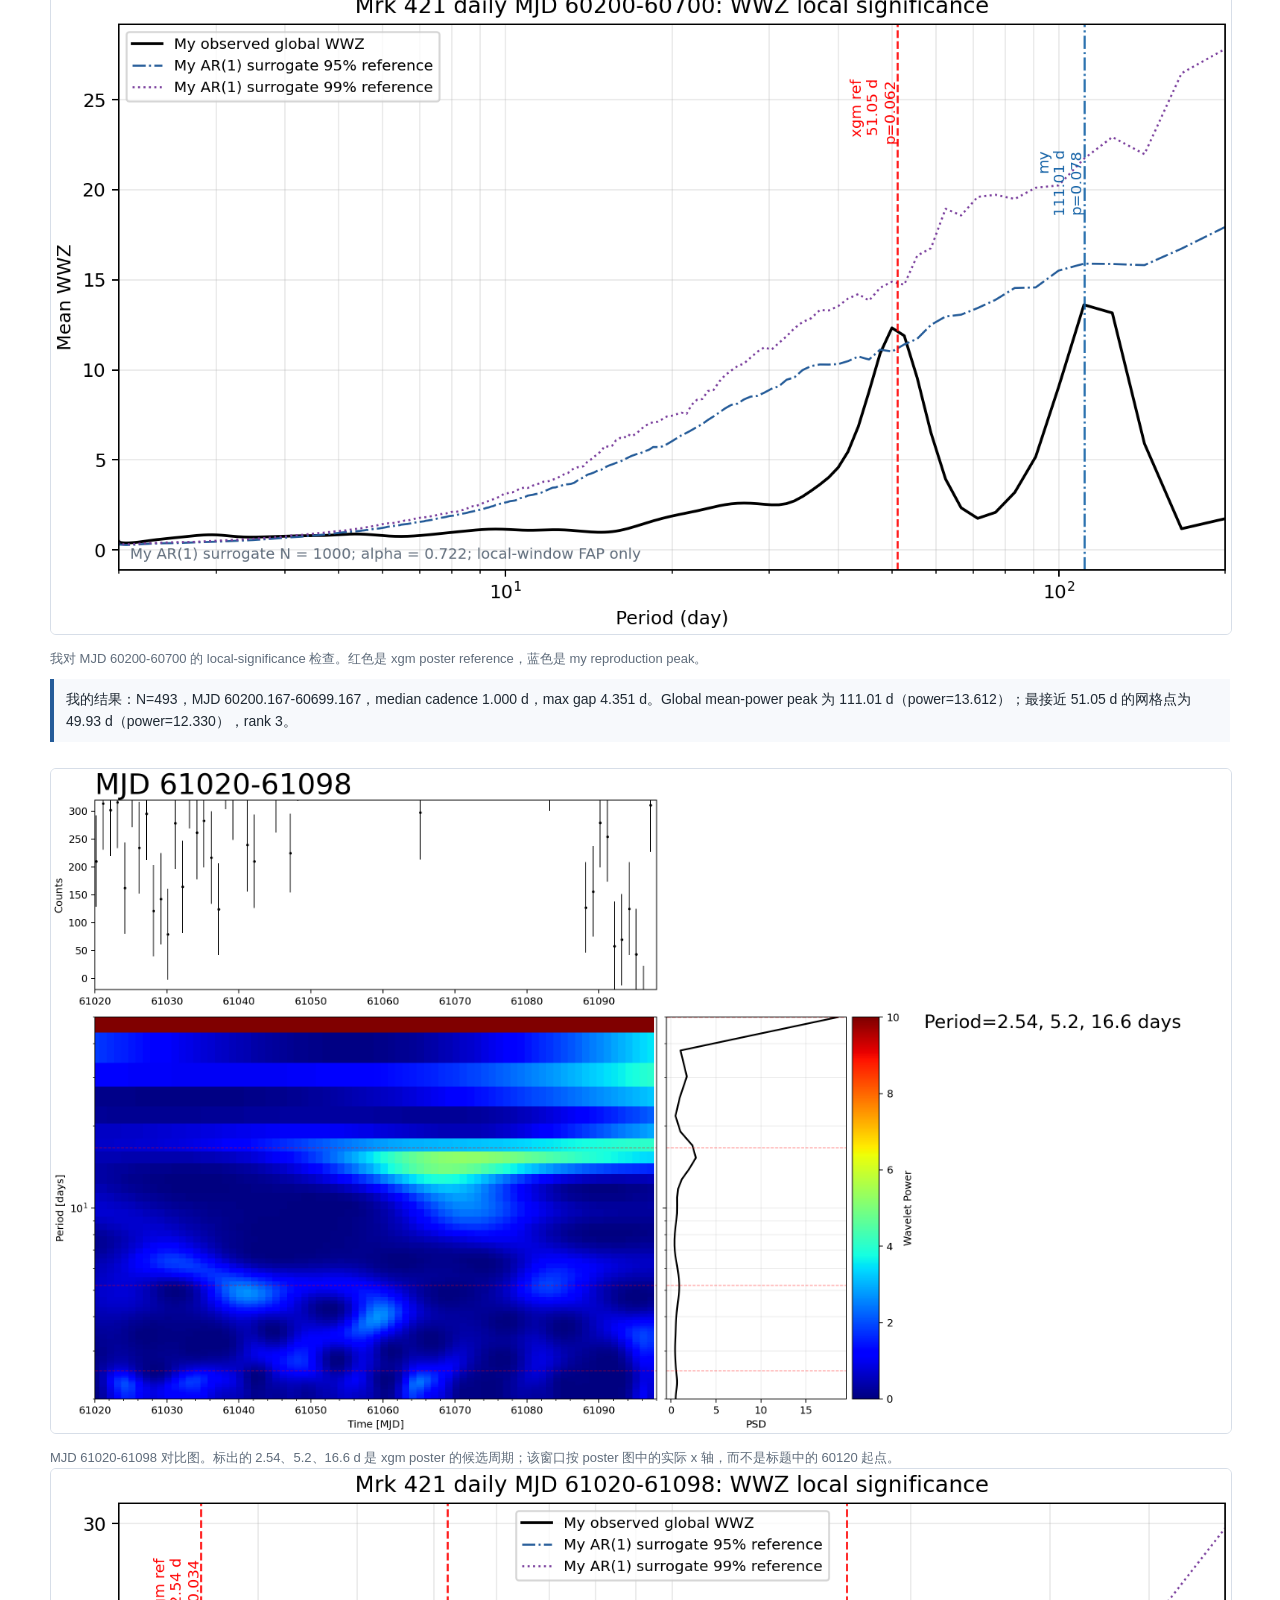
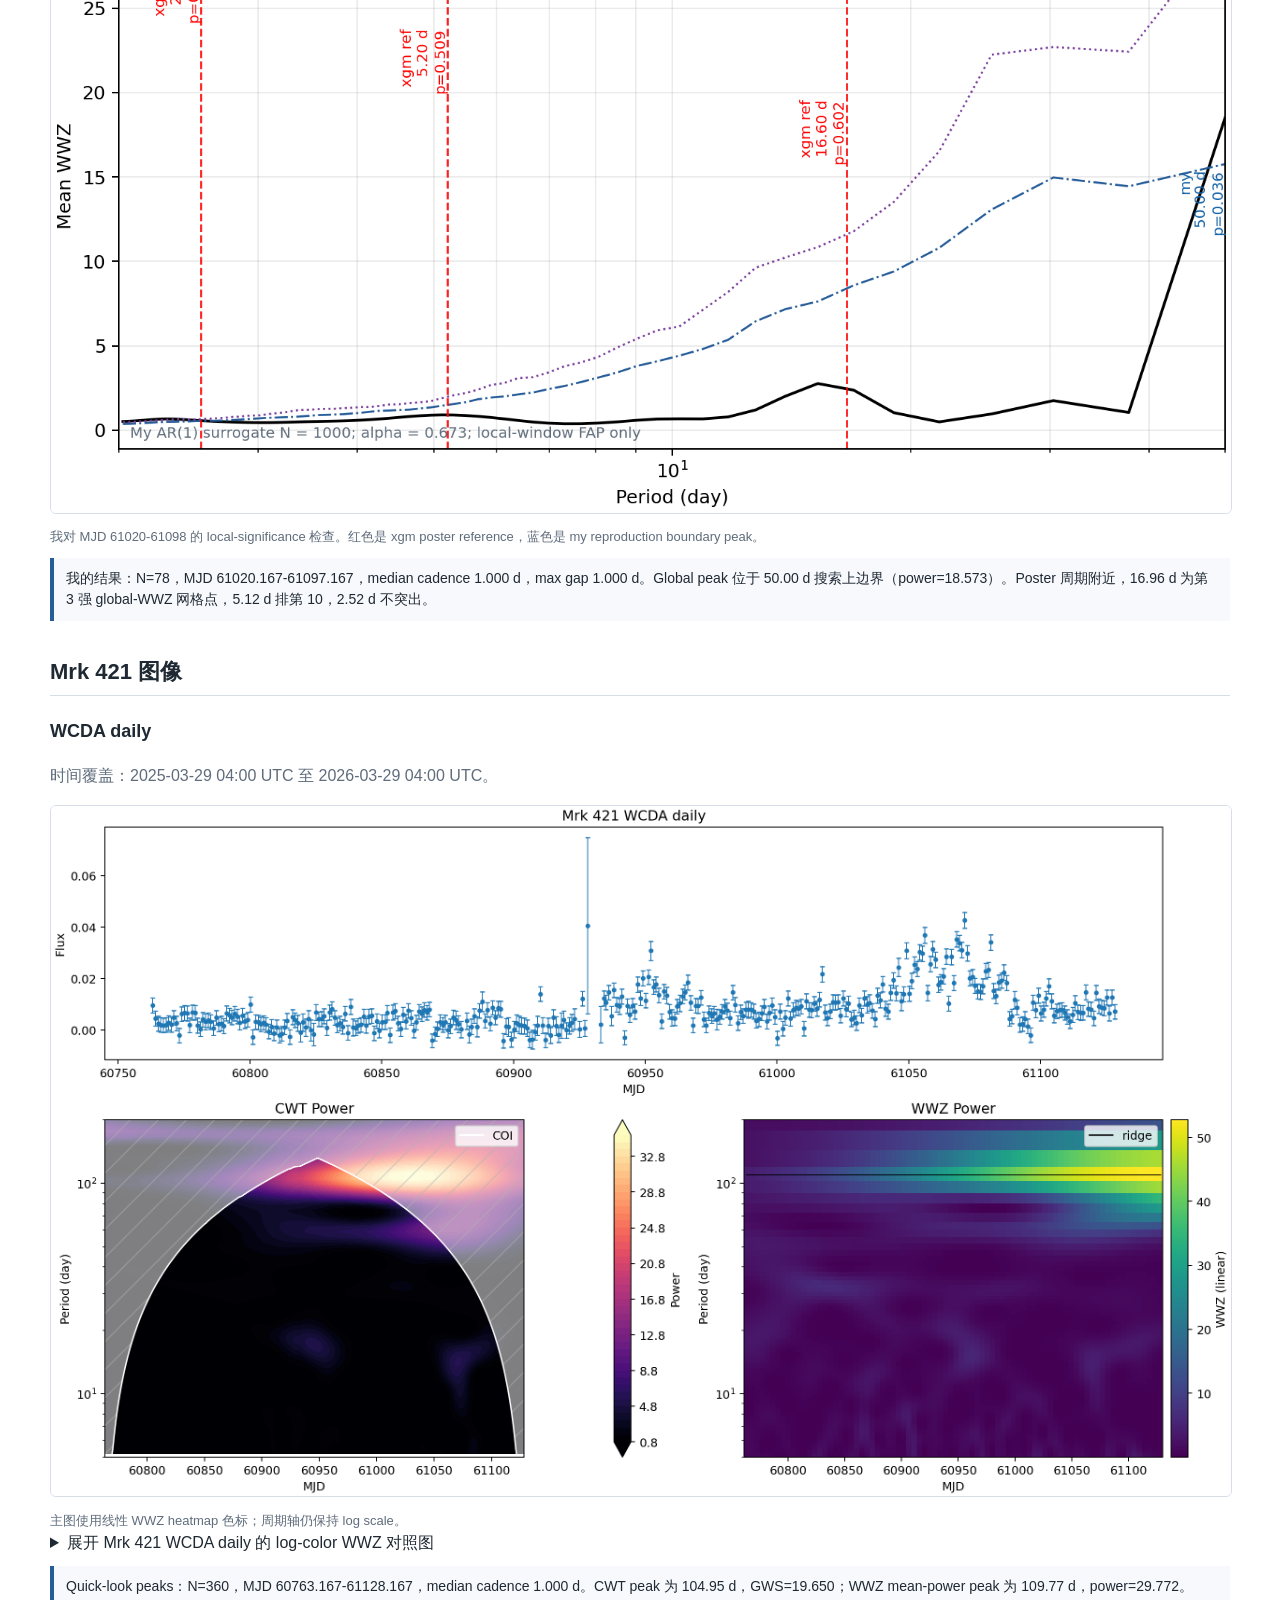
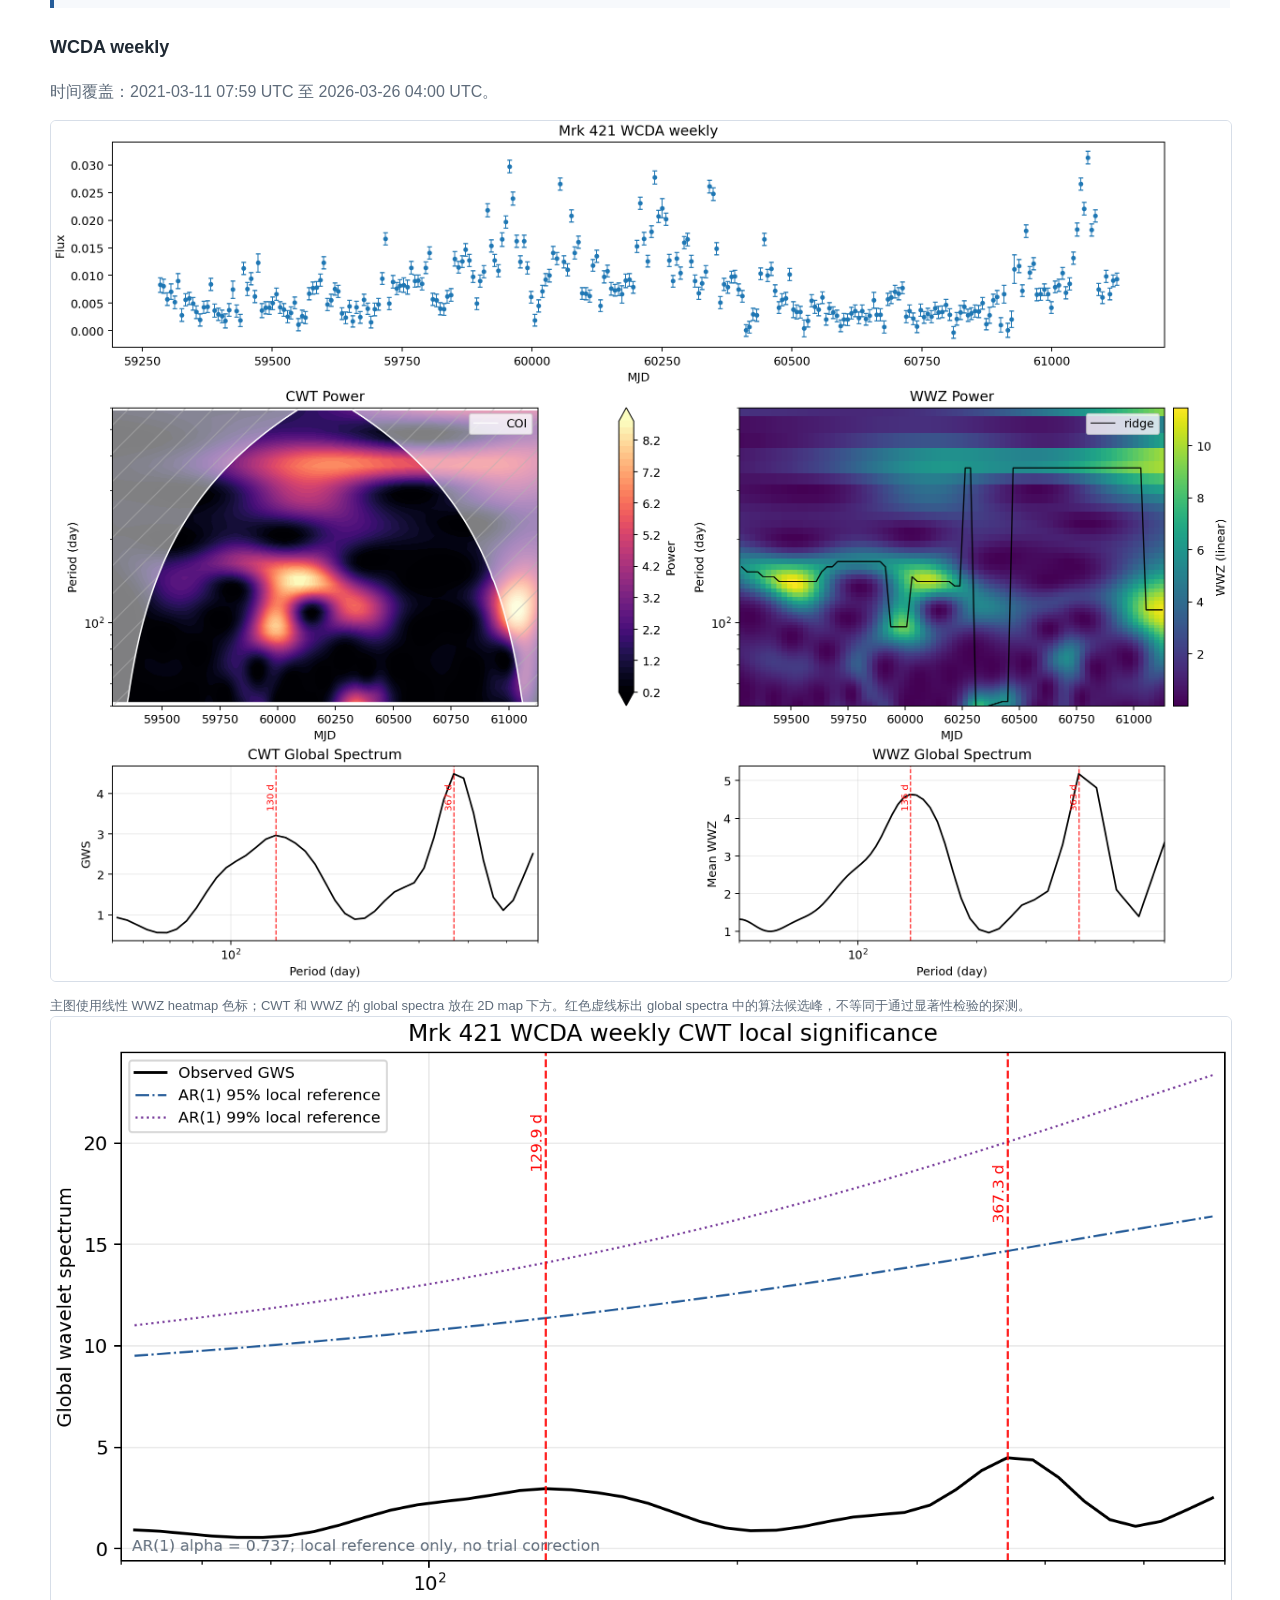
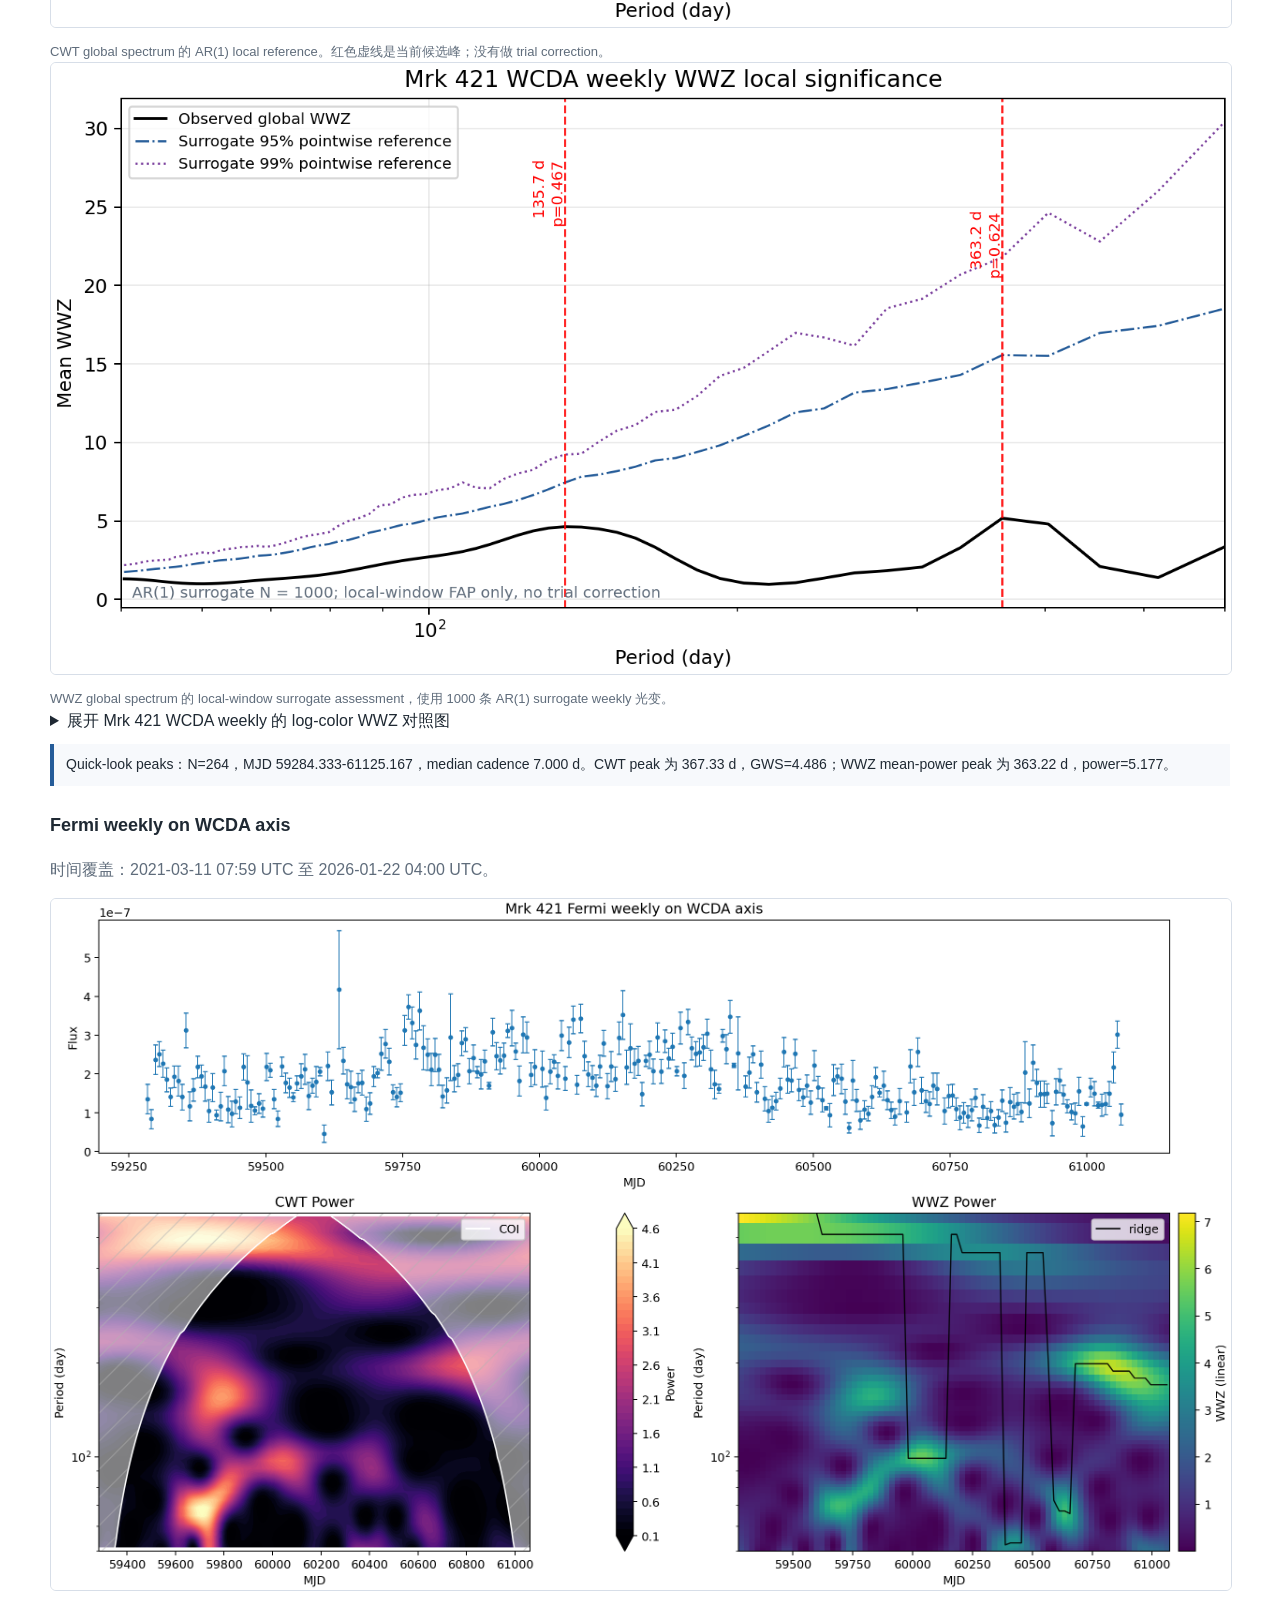
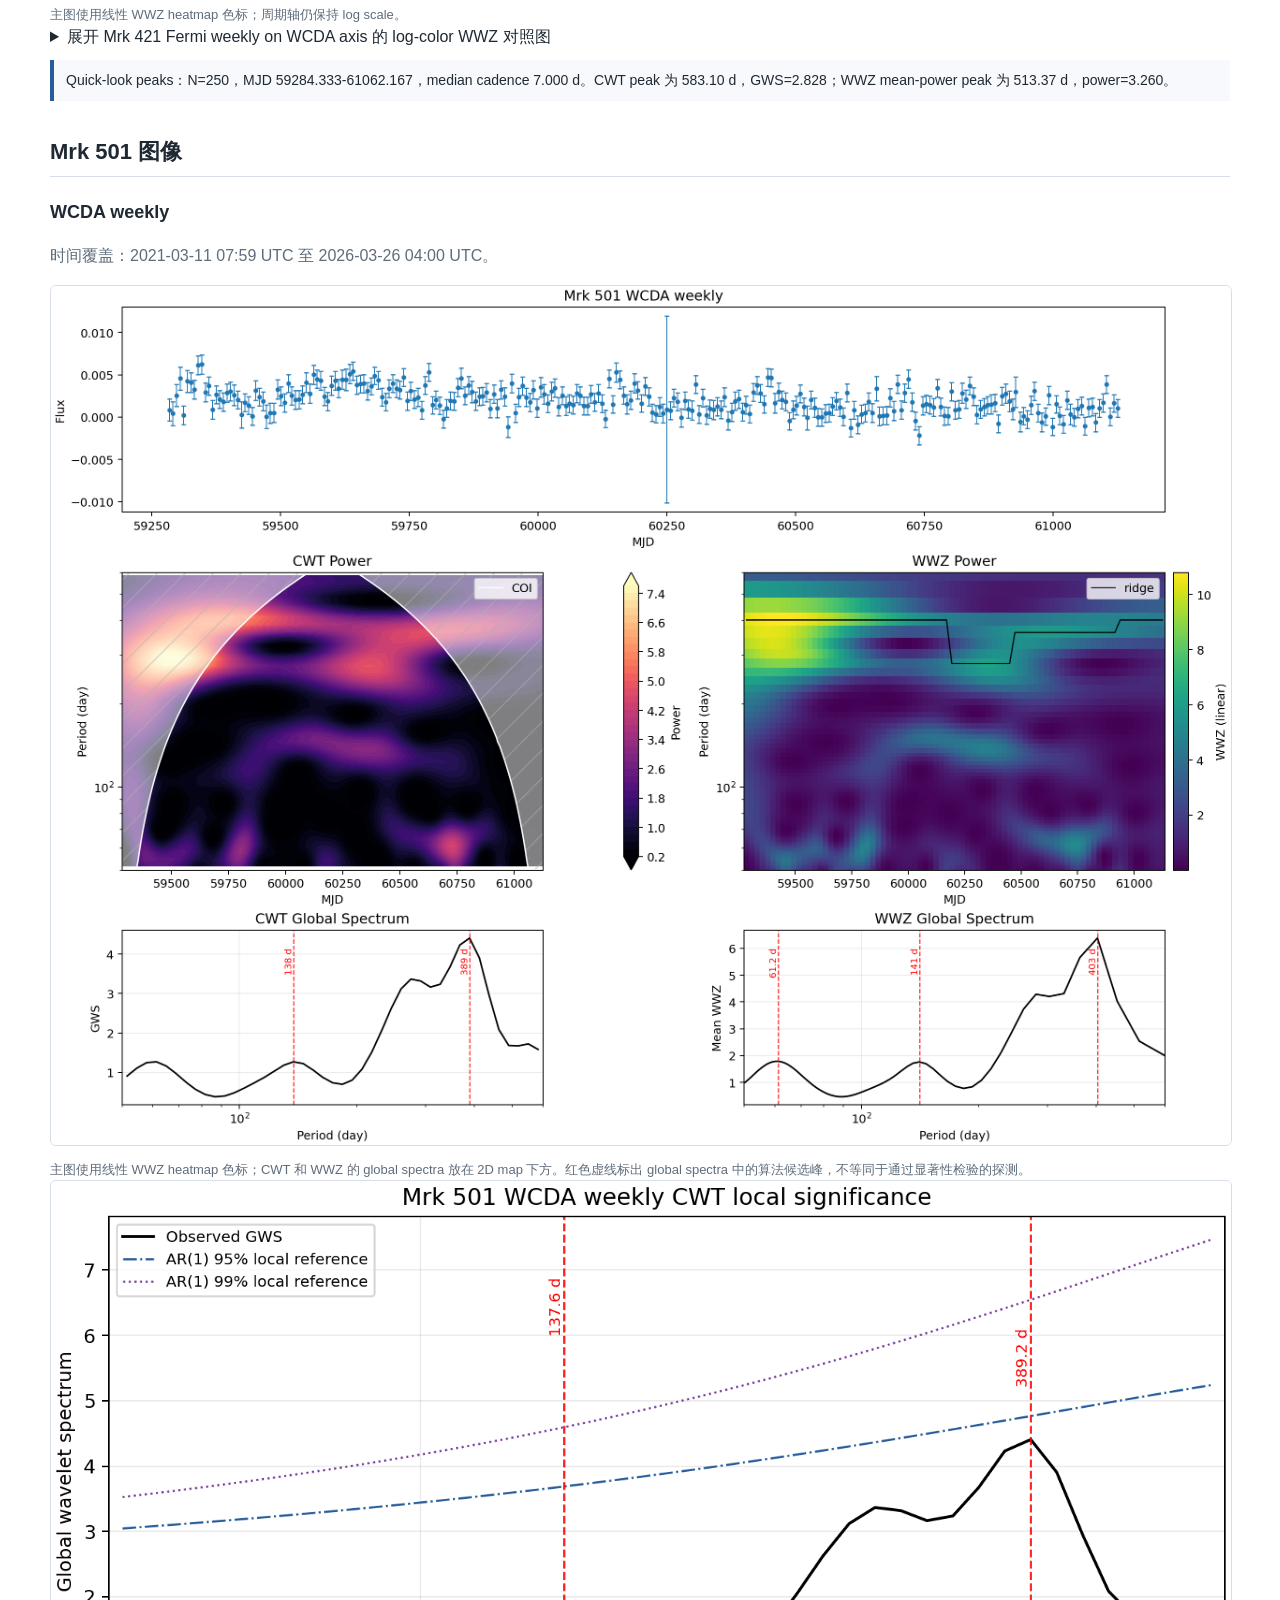
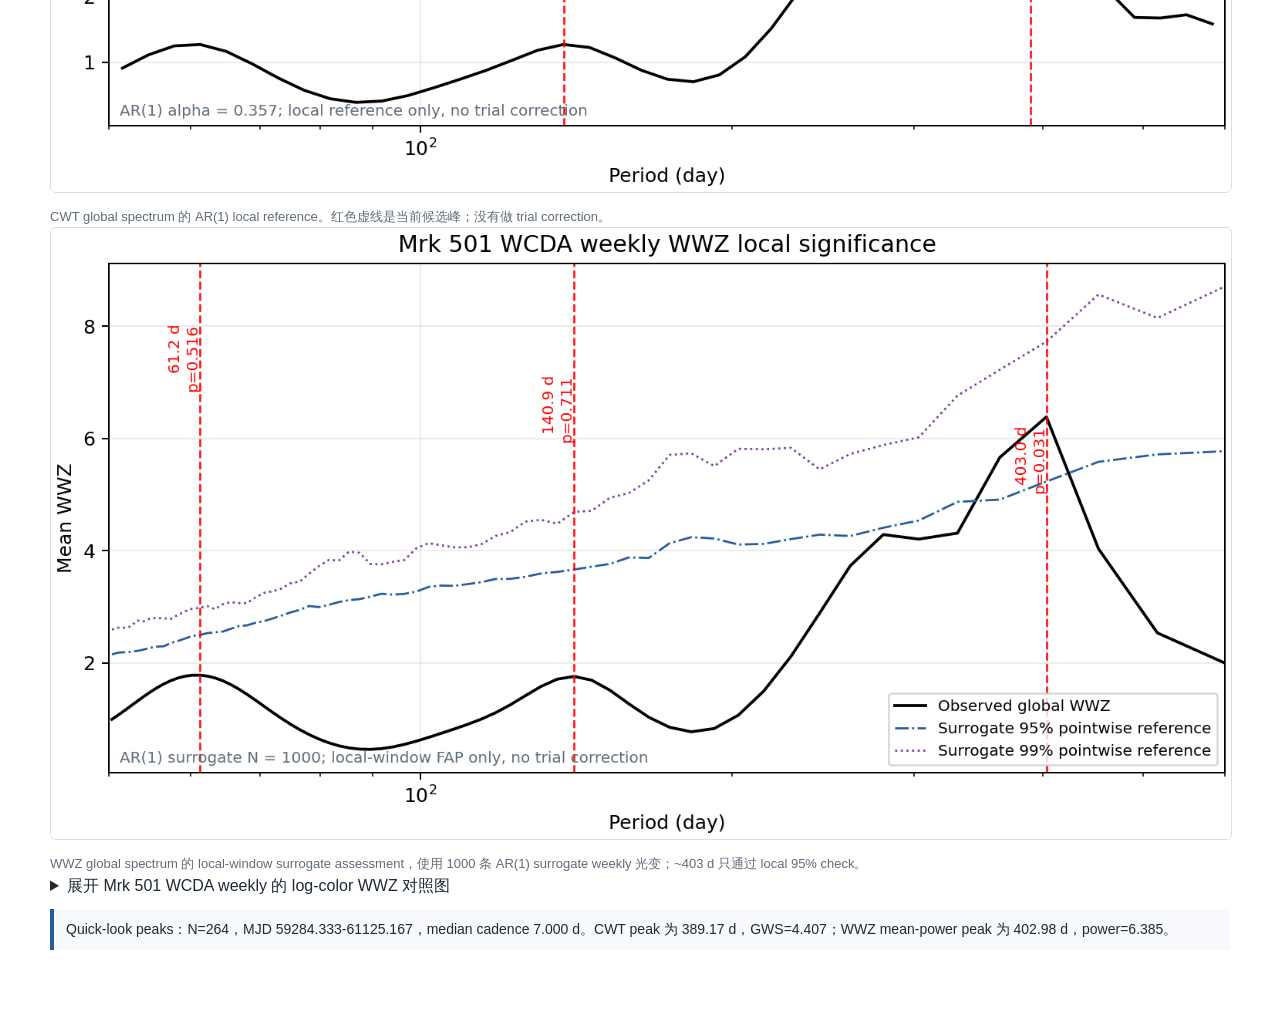
<file: qpo-periodicity-v1/index.html>
<!doctype html>
<html lang="zh-CN">
<head>
  <meta charset="utf-8">
  <meta name="viewport" content="width=device-width, initial-scale=1">
  <title>Mrk 421 / Mrk 501 WCDA Periodicity Analysis v1</title>
  <style>
    :root {
      --ink: #1f2933;
      --muted: #5f6c7b;
      --line: #d7dee8;
      --panel: #f7f9fc;
      --accent: #255c99;
      --accent-soft: #e9f1fb;
    }
    body {
      margin: 0;
      font-family: Arial, Helvetica, sans-serif;
      color: var(--ink);
      background: #ffffff;
      line-height: 1.55;
    }
    main {
      max-width: 1180px;
      margin: 0 auto;
      padding: 32px 24px 56px;
    }
    h1 {
      margin: 0 0 8px;
      font-size: 30px;
      letter-spacing: 0;
    }
    h2 {
      margin-top: 34px;
      border-bottom: 1px solid var(--line);
      padding-bottom: 6px;
      font-size: 22px;
    }
    h3 { margin-top: 22px; font-size: 18px; }
    a { color: var(--accent); }
    .meta, .note { color: var(--muted); }
    .topline {
      display: flex;
      justify-content: space-between;
      align-items: flex-start;
      gap: 16px;
      margin-bottom: 18px;
    }
    .language-toggle {
      display: inline-flex;
      border: 1px solid var(--line);
      border-radius: 8px;
      overflow: hidden;
      flex: 0 0 auto;
      background: #ffffff;
    }
    .language-toggle button {
      border: 0;
      background: transparent;
      color: var(--muted);
      padding: 8px 12px;
      cursor: pointer;
      font: inherit;
    }
    .language-toggle button.active {
      background: var(--accent);
      color: #ffffff;
    }
    .panel {
      background: var(--panel);
      border: 1px solid var(--line);
      border-radius: 8px;
      padding: 16px 18px;
      margin: 18px 0;
    }
    code { background: #eef2f7; padding: 2px 4px; border-radius: 4px; }
    table {
      width: 100%;
      border-collapse: collapse;
      font-size: 14px;
      margin: 12px 0 20px;
    }
    th, td {
      border: 1px solid var(--line);
      padding: 8px 9px;
      text-align: right;
      vertical-align: top;
    }
    th:first-child, td:first-child, th:nth-child(2), td:nth-child(2) { text-align: left; }
    th { background: #eef3f9; }
    .figure-grid {
      display: grid;
      grid-template-columns: repeat(2, minmax(0, 1fr));
      gap: 18px;
      align-items: start;
    }
    figure { margin: 0; }
    img {
      width: 100%;
      height: auto;
      border: 1px solid var(--line);
      border-radius: 6px;
      background: white;
    }
    figcaption {
      color: var(--muted);
      font-size: 13px;
      margin-top: 6px;
    }
    .result-note {
      background: var(--panel);
      border-left: 4px solid var(--accent);
      padding: 10px 12px;
      margin: 10px 0 26px;
      font-size: 14px;
    }
    [data-lang-panel] { display: none; }
    [data-lang-panel].active { display: block; }
    @media (max-width: 820px) {
      .topline { display: block; }
      .language-toggle { margin-top: 14px; }
      .figure-grid { grid-template-columns: 1fr; }
      main { padding: 22px 14px 40px; }
      table { font-size: 12px; }
    }
  </style>
</head>
<body>
<main>
  <div class="topline">
    <div>
      <h1>Mrk 421 / Mrk 501 WCDA Periodicity Analysis v1</h1>
      <p class="meta">Published on GitHub Pages. Report date: 2026-05-30.</p>
    </div>
    <div class="language-toggle" aria-label="Language switch">
      <button type="button" data-lang-button="zh" class="active">中文</button>
      <button type="button" data-lang-button="en">English</button>
    </div>
  </div>

  <section data-lang-panel="zh" class="active">
    <section class="panel">
      <strong>范围。</strong>本页保留 Mrk 421 的 WCDA/Fermi quick-look 周期性分析和 Mrk 501 LHAASO-WCDA 周光变结果；本版还加入 xgm poster 的 Mrk 421 daily WWZ 复现检查、当前 Mrk 421 / Mrk 501 WCDA weekly 候选峰的第一版 local-significance assessment，以及一个 2022 Mrk 421 射电-LHAASO 小窗口对齐补充。
    </section>

    <h2>数据与对齐</h2>
    <p>本报告使用的 WCDA 合并产品为：</p>
    <ul>
      <li><code>data/processed/wcda_week/LHAASO-WCDA_Mkn421_2021-03-08_2026-03-29_week.csv</code></li>
      <li><code>data/processed/wcda_day/LHAASO-WCDA_Mkn421_2025-03-29_2026-03-29_day.csv</code></li>
      <li><code>data/processed/wcda_week/LHAASO-WCDA_Mkn501_2021-03-08_2026-03-29_week.csv</code></li>
    </ul>
    <p>本地中间结果按源分离保存到 <code>data/processed/aligned/mkn421/</code>、<code>data/processed/aligned/mkn501/</code>、<code>data/processed/periodicity/mkn421/</code> 与 <code>data/processed/periodicity/mkn501/</code>。Mrk 421 保留 Fermi weekly 对齐到 WCDA weekly MJD 轴的对照；Mrk 501 当前只使用 WCDA weekly，因为本工作区尚未提供 Mrk 501 的 WCDA daily 或 Fermi weekly 产品。</p>

    <h2>2022 射电-LHAASO 小窗口对齐补充</h2>
    <p>这个补充把公开 2022 射电 flux-density 点和本地 Mrk 421 LHAASO/WCDA weekly excess-rate proxy 放在同一 MJD 小窗口中。射电数据来自 CDS/VizieR <code>J/A+A/684/A127</code> 的 <a href="https://cdsarc.cds.unistra.fr/ftp/J/A+A/684/A127/fig1.dat">fig1.dat</a>；这里只使用 flux-density 行，包括 Metsahovi 37 GHz、IRAM 86/230 GHz 与 SMA 225 GHz。解析后的射电子集共有 15 点：37 GHz 为 6 点，86 GHz 为 4 点，225 GHz 为 3 点，230 GHz 为 2 点。</p>
    <p>射电点覆盖 MJD 59698.7206-59753.7418，图窗外扩到 MJD 59684.7206-59767.7418；本地 WCDA weekly 在该窗口内有 12 个 finite 点。顶部面板明确标为 <code>WCDA excess-rate proxy</code>，计算为 <code>sum(n_on - n_bkg) / tobs</code>，不是标定后的物理 flux。</p>
    <figure><img src="assets/mkn421/radio_lhaaso_2022_weekly.png?v=radio-20260530" alt="Mrk 421 2022 radio-LHAASO weekly alignment"><figcaption>Mrk 421 2022 射电-LHAASO weekly 小窗口对齐图。2022 WCDA daily 文件仍待从 IHEP 生成，因此这里只展示 weekly 对齐；这张图只作探索性同步查看，不给出 DCF、FAP、相关系数、时延或 QPO 显著性结论。</figcaption></figure>

    <h2>方法</h2>
    <p>WCDA flux 使用 excess rate 表示：<code>sum(n_on - n_bkg) / tobs</code>，误差使用逐 hit bin 传播的 Poisson-style on/off 近似。CWT 使用 <code>pycwt</code> 的 Morlet wavelet，WWZ 使用 <code>libwwz</code>，入口脚本为 <code>src/pipeline/periodicity_v1.py</code>。</p>
    <p>xgm poster 复现章节之后的常规周期性分析主图现在使用线性 WWZ heatmap 色标；之前的 log-color 版本保留在折叠对照图中。周期轴仍保持 log scale，WWZ 峰值搜索仍使用保存的线性 power 数值。</p>
    <p class="note">Quick-look CWT/WWZ 主图不是 post-trial significance 产品。下面新增的 local-significance section 只评估当前 weekly 候选峰，不包含 look-elsewhere、source-level 或 method-level trial correction。</p>

    <h2>峰值摘要</h2>
    <table>
      <thead>
        <tr>
          <th>源</th><th>序列</th><th>N</th><th>MJD min</th><th>MJD max</th><th>Median dt [d]</th><th>CWT peak [d]</th><th>CWT GWS</th><th>WWZ peak [d]</th><th>WWZ power</th>
        </tr>
      </thead>
      <tbody>
        <tr><td>Mrk 421</td><td>WCDA daily</td><td>360</td><td>60763.167</td><td>61128.167</td><td>1.000</td><td>104.95</td><td>19.650</td><td>109.77</td><td>29.772</td></tr>
        <tr><td>Mrk 421</td><td>WCDA weekly</td><td>264</td><td>59284.333</td><td>61125.167</td><td>7.000</td><td>367.33</td><td>4.486</td><td>363.22</td><td>5.177</td></tr>
        <tr><td>Mrk 421</td><td>Fermi weekly on WCDA axis</td><td>250</td><td>59284.333</td><td>61062.167</td><td>7.000</td><td>583.10</td><td>2.828</td><td>513.37</td><td>3.260</td></tr>
        <tr><td>Mrk 501</td><td>WCDA weekly</td><td>264</td><td>59284.333</td><td>61125.167</td><td>7.000</td><td>389.17</td><td>4.407</td><td>402.98</td><td>6.385</td></tr>
      </tbody>
    </table>
    <ul>
      <li><strong>Mrk 421 WCDA weekly</strong>：CWT global peak 约 367.33 d；WWZ mean-power peak 约 363.22 d。</li>
      <li><strong>Mrk 501 WCDA weekly</strong>：CWT global peak 约 389.17 d；WWZ mean-power peak 约 402.98 d。</li>
    </ul>

    <h2>Local-significance assessment of current candidate peaks</h2>
    <p>本节把 Mrk 421 和 Mrk 501 WCDA weekly global spectra 中已经看到的候选峰固定下来，只问这些固定峰在简单 red-noise null model 下是否局部异常。当前 WCDA 序列仍是 <code>wcda_flux_excess</code>，也就是 photon-count / excess-rate proxy，不是最终 calibrated flux；后续拿到 flux 数据后需要重跑。</p>
    <p>CWT 使用 <code>pycwt</code> Morlet global-wavelet-spectrum 的 AR(1) red-noise local reference。WWZ 使用 1000 条 AR(1) Gaussian surrogate light curves，保持同一 weekly sampling，并在每个候选周期 ±10% 的 local window 内给出 FAP。CWT 和 WWZ 是同一条光变结构的两种呈现，不当作独立发现。只有约 3-5 个 cycle 的峰只能写作 candidate/hint，不能写成 robust QPO detection。</p>
    <table>
      <thead><tr><th>源</th><th>方法</th><th>周期 [d]</th><th>Cycles</th><th>Observed</th><th>Local FAP</th><th>95% ref.</th><th>99% ref.</th><th>解读</th></tr></thead>
      <tbody>
        <tr><td>Mrk 421</td><td>CWT</td><td>129.87</td><td>14.17</td><td>GWS 2.965</td><td>—</td><td>11.371</td><td>14.095</td><td>低于 AR(1) 95% local reference。</td></tr>
        <tr><td>Mrk 421</td><td>CWT</td><td>367.33</td><td>5.01</td><td>GWS 4.486</td><td>—</td><td>14.675</td><td>20.042</td><td>低于 AR(1) 95% local reference；只有约 5 个 cycle。</td></tr>
        <tr><td>Mrk 421</td><td>WWZ</td><td>135.67</td><td>13.57</td><td>WWZ 4.634</td><td>0.4665</td><td>7.442</td><td>9.232</td><td>AR(1) surrogate 下不显得局部异常。</td></tr>
        <tr><td>Mrk 421</td><td>WWZ</td><td>363.22</td><td>5.07</td><td>WWZ 5.177</td><td>0.6244</td><td>15.565</td><td>21.794</td><td>AR(1) surrogate 下不显得局部异常。</td></tr>
        <tr><td>Mrk 501</td><td>CWT</td><td>137.59</td><td>13.38</td><td>GWS 1.270</td><td>—</td><td>3.687</td><td>4.593</td><td>低于 AR(1) 95% local reference。</td></tr>
        <tr><td>Mrk 501</td><td>CWT</td><td>389.17</td><td>4.73</td><td>GWS 4.407</td><td>—</td><td>4.766</td><td>6.545</td><td>接近但低于 AR(1) 95% local reference；只有约 5 个 cycle。</td></tr>
        <tr><td>Mrk 501</td><td>WWZ</td><td>61.22</td><td>30.07</td><td>WWZ 1.783</td><td>0.5165</td><td>2.500</td><td>2.984</td><td>AR(1) surrogate 下不显得局部异常。</td></tr>
        <tr><td>Mrk 501</td><td>WWZ</td><td>140.87</td><td>13.07</td><td>WWZ 1.761</td><td>0.7113</td><td>3.665</td><td>4.692</td><td>AR(1) surrogate 下不显得局部异常。</td></tr>
        <tr><td>Mrk 501</td><td>WWZ</td><td>402.98</td><td>4.57</td><td>WWZ 6.385</td><td>0.0310</td><td>5.233</td><td>7.726</td><td>通过本地 95% surrogate check，但没有通过 99%；仍不是 global/post-trial detection。</td></tr>
      </tbody>
    </table>
    <p class="result-note">解读：第一版 local-only 检验中，大多数 weekly 候选峰与简单 AR(1) red-noise null 相容。最强例外是 Mrk 501 WWZ 的 ~403 d，local-window FAP ≈ 0.031；但它只有约 4.6 个 cycle，且还没有对 period search、两个源、多方法查看做 trial correction。</p>


    <h2>xgm poster 复现对比</h2>
    <p class="meta">输入文件：<code>data/processed/wcda_day/LHAASO-WCDA_Mkn421_2023-06-25_2026-03-29_day.csv</code>。这里使用 <code>excess_counts = sum(n_on - n_bkg)</code> 作为 photon-count flux proxy，不是标定后的物理 flux，也不保证与 xgm poster 的 flux 定义完全相同。本节是在比较 xgm poster 标注结果和我当前复现结果，不是调参去贴合他的结论。</p>
    <table>
      <thead><tr><th>窗口</th><th>xgm poster 标注</th><th>我的复现结果</th><th>解读</th></tr></thead>
      <tbody>
        <tr><td>MJD 60200-60700</td><td>51.05 d</td><td>Global WWZ peak 为 111.01 d；最接近 51.05 d 的网格点为 49.93 d，power=12.330，rank 3。</td><td>50 d 是局部强结构，但不是本次运行的主峰。</td></tr>
        <tr><td>MJD 61020-61098</td><td>2.54, 5.2, 16.6 d</td><td>Global peak 位于 50.00 d 搜索上边界；16.96 d 排第 3，5.12 d 排第 10，2.52 d 不突出。</td><td>16.6 d 有较清楚对应；两个更短周期在本次运行中较弱。</td></tr>
      </tbody>
    </table>
    <p class="note">xgm poster 周期是 poster 中的参考标注。下面的 local FAP 是我自己的 AR(1) surrogate WWZ 检查，不是复现 poster 作者的显著性定义；这里只给 local-window FAP，没有 global look-elsewhere correction。</p>
    <table>
      <thead><tr><th>窗口</th><th>目标来源</th><th>目标 [d]</th><th>最近网格 [d]</th><th>Local peak [d]</th><th>WWZ power</th><th>Rank</th><th>Cycles</th><th>我的 local FAP</th><th>解读</th></tr></thead>
      <tbody>
        <tr><td>60200-60700</td><td>xgm poster reference</td><td>51.05</td><td>49.92</td><td>49.92</td><td>12.330</td><td>3</td><td>9.77</td><td>0.0619</td><td>接近 local 95%，但在我的 AR(1) surrogate 检验中没有过 5% 阈值。</td></tr>
        <tr><td>60200-60700</td><td>my reproduction peak</td><td>111.01</td><td>111.01</td><td>111.01</td><td>13.612</td><td>1</td><td>4.49</td><td>0.0779</td><td>我的 global peak 比 xgm 51.05 d 网格点更强，但这里没有达到 5% local significance。</td></tr>
        <tr><td>61020-61098</td><td>xgm poster reference</td><td>2.54</td><td>2.52</td><td>2.30</td><td>0.671</td><td>24</td><td>30.31</td><td>0.0340</td><td>通过我的 local 95% surrogate check，但绝对 WWZ power 很低，且未做 trial correction。</td></tr>
        <tr><td>61020-61098</td><td>xgm poster reference</td><td>5.20</td><td>5.12</td><td>5.12</td><td>0.909</td><td>10</td><td>14.81</td><td>0.5095</td><td>在我的 AR(1) surrogate 检验中不显得局部异常。</td></tr>
        <tr><td>61020-61098</td><td>xgm poster reference</td><td>16.60</td><td>16.96</td><td>15.28</td><td>2.767</td><td>2</td><td>4.64</td><td>0.6024</td><td>在我的复现中可见，但这个 surrogate 检验下不显著。</td></tr>
        <tr><td>61020-61098</td><td>my reproduction boundary peak</td><td>50.00</td><td>50.00</td><td>50.00</td><td>18.573</td><td>1</td><td>1.54</td><td>0.0360</td><td>位于搜索上边界且只有 1.54 cycles，不能当作稳健 QPO。</td></tr>
      </tbody>
    </table>
    <figure><img src="assets/xgm_poster_repro/mkn421/mkn421_daily_60200_60700_wwz_poster_style.png" alt="xgm poster comparison for Mrk 421 WCDA daily MJD 60200-60700"><figcaption>MJD 60200-60700 对比图。红色 51.05 d 标记来自 xgm poster；右侧 global spectrum 显示我当前运行中更长周期的全局 power 更强。</figcaption></figure>
    <figure><img src="assets/xgm_poster_repro/mkn421/mkn421_daily_60200_60700_wwz_local_significance.png?v=xgm-local-sig-20260521" alt="My WWZ local significance check for xgm poster window MJD 60200-60700"><figcaption>我对 MJD 60200-60700 的 local-significance 检查。红色是 xgm poster reference，蓝色是 my reproduction peak。</figcaption></figure>
    <p class="result-note">我的结果：N=493，MJD 60200.167-60699.167，median cadence 1.000 d，max gap 4.351 d。Global mean-power peak 为 111.01 d（power=13.612）；最接近 51.05 d 的网格点为 49.93 d（power=12.330），rank 3。</p>
    <figure><img src="assets/xgm_poster_repro/mkn421/mkn421_daily_61020_61098_wwz_poster_style.png" alt="xgm poster comparison for Mrk 421 WCDA daily MJD 61020-61098"><figcaption>MJD 61020-61098 对比图。标出的 2.54、5.2、16.6 d 是 xgm poster 的候选周期；该窗口按 poster 图中的实际 x 轴，而不是标题中的 60120 起点。</figcaption></figure>
    <figure><img src="assets/xgm_poster_repro/mkn421/mkn421_daily_61020_61098_wwz_local_significance.png?v=xgm-local-sig-20260521" alt="My WWZ local significance check for xgm poster window MJD 61020-61098"><figcaption>我对 MJD 61020-61098 的 local-significance 检查。红色是 xgm poster reference，蓝色是 my reproduction boundary peak。</figcaption></figure>
    <p class="result-note">我的结果：N=78，MJD 61020.167-61097.167，median cadence 1.000 d，max gap 1.000 d。Global peak 位于 50.00 d 搜索上边界（power=18.573）。Poster 周期附近，16.96 d 为第 3 强 global-WWZ 网格点，5.12 d 排第 10，2.52 d 不突出。</p>

    <h2>Mrk 421 图像</h2>
    <h3>WCDA daily</h3>
    <p class="meta">时间覆盖：2025-03-29 04:00 UTC 至 2026-03-29 04:00 UTC。</p>
    <figure><img src="assets/mkn421/wcda_daily_periodicity.png" alt="Mrk 421 WCDA daily light curve, CWT, and linear-color WWZ"><figcaption>主图使用线性 WWZ heatmap 色标；周期轴仍保持 log scale。</figcaption></figure>
    <details>
      <summary>展开 Mrk 421 WCDA daily 的 log-color WWZ 对照图</summary>
      <figure><img src="assets/mkn421/wcda_daily_periodicity_logcolor.png" alt="Mrk 421 WCDA daily log-color WWZ comparison"><figcaption>之前的 log-color WWZ 渲染，仅用于视觉对照。</figcaption></figure>
    </details>
    <p class="result-note">Quick-look peaks：N=360，MJD 60763.167-61128.167，median cadence 1.000 d。CWT peak 为 104.95 d，GWS=19.650；WWZ mean-power peak 为 109.77 d，power=29.772。</p>
    <h3>WCDA weekly</h3>
    <p class="meta">时间覆盖：2021-03-11 07:59 UTC 至 2026-03-26 04:00 UTC。</p>
    <figure><img src="assets/mkn421/wcda_weekly_periodicity.png?v=peak-markers-20260521" alt="Mrk 421 WCDA weekly light curve, CWT, WWZ, and global spectra"><figcaption>主图使用线性 WWZ heatmap 色标；CWT 和 WWZ 的 global spectra 放在 2D map 下方。红色虚线标出 global spectra 中的算法候选峰，不等同于通过显著性检验的探测。</figcaption></figure>
    <figure><img src="assets/mkn421/wcda_weekly_cwt_global_significance.png?v=local-sig-20260521" alt="Mrk 421 WCDA weekly CWT global spectrum local significance"><figcaption>CWT global spectrum 的 AR(1) local reference。红色虚线是当前候选峰；没有做 trial correction。</figcaption></figure>
    <figure><img src="assets/mkn421/wcda_weekly_wwz_global_significance.png?v=local-sig-20260521" alt="Mrk 421 WCDA weekly WWZ global spectrum local significance"><figcaption>WWZ global spectrum 的 local-window surrogate assessment，使用 1000 条 AR(1) surrogate weekly 光变。</figcaption></figure>
    <details>
      <summary>展开 Mrk 421 WCDA weekly 的 log-color WWZ 对照图</summary>
      <figure><img src="assets/mkn421/wcda_weekly_periodicity_logcolor.png?v=peak-markers-20260521" alt="Mrk 421 WCDA weekly log-color WWZ comparison"><figcaption>之前的 log-color WWZ 渲染，仅用于视觉对照；global spectra 和红色候选峰标记不变。</figcaption></figure>
    </details>
    <p class="result-note">Quick-look peaks：N=264，MJD 59284.333-61125.167，median cadence 7.000 d。CWT peak 为 367.33 d，GWS=4.486；WWZ mean-power peak 为 363.22 d，power=5.177。</p>
    <h3>Fermi weekly on WCDA axis</h3>
    <p class="meta">时间覆盖：2021-03-11 07:59 UTC 至 2026-01-22 04:00 UTC。</p>
    <figure><img src="assets/mkn421/fermi_weekly_on_wcda_axis_periodicity.png" alt="Mrk 421 Fermi weekly light curve, CWT, and linear-color WWZ"><figcaption>主图使用线性 WWZ heatmap 色标；周期轴仍保持 log scale。</figcaption></figure>
    <details>
      <summary>展开 Mrk 421 Fermi weekly on WCDA axis 的 log-color WWZ 对照图</summary>
      <figure><img src="assets/mkn421/fermi_weekly_on_wcda_axis_periodicity_logcolor.png" alt="Mrk 421 Fermi weekly on WCDA axis log-color WWZ comparison"><figcaption>之前的 log-color WWZ 渲染，仅用于视觉对照。</figcaption></figure>
    </details>
    <p class="result-note">Quick-look peaks：N=250，MJD 59284.333-61062.167，median cadence 7.000 d。CWT peak 为 583.10 d，GWS=2.828；WWZ mean-power peak 为 513.37 d，power=3.260。</p>

    <h2>Mrk 501 图像</h2>
    <h3>WCDA weekly</h3>
    <p class="meta">时间覆盖：2021-03-11 07:59 UTC 至 2026-03-26 04:00 UTC。</p>
    <figure><img src="assets/mkn501/wcda_weekly_periodicity.png?v=peak-markers-20260521" alt="Mrk 501 WCDA weekly light curve, CWT, WWZ, and global spectra"><figcaption>主图使用线性 WWZ heatmap 色标；CWT 和 WWZ 的 global spectra 放在 2D map 下方。红色虚线标出 global spectra 中的算法候选峰，不等同于通过显著性检验的探测。</figcaption></figure>
    <figure><img src="assets/mkn501/wcda_weekly_cwt_global_significance.png?v=local-sig-20260521" alt="Mrk 501 WCDA weekly CWT global spectrum local significance"><figcaption>CWT global spectrum 的 AR(1) local reference。红色虚线是当前候选峰；没有做 trial correction。</figcaption></figure>
    <figure><img src="assets/mkn501/wcda_weekly_wwz_global_significance.png?v=local-sig-20260521" alt="Mrk 501 WCDA weekly WWZ global spectrum local significance"><figcaption>WWZ global spectrum 的 local-window surrogate assessment，使用 1000 条 AR(1) surrogate weekly 光变；~403 d 只通过 local 95% check。</figcaption></figure>
    <details>
      <summary>展开 Mrk 501 WCDA weekly 的 log-color WWZ 对照图</summary>
      <figure><img src="assets/mkn501/wcda_weekly_periodicity_logcolor.png?v=peak-markers-20260521" alt="Mrk 501 WCDA weekly log-color WWZ comparison"><figcaption>之前的 log-color WWZ 渲染，仅用于视觉对照；global spectra 和红色候选峰标记不变。</figcaption></figure>
    </details>
    <p class="result-note">Quick-look peaks：N=264，MJD 59284.333-61125.167，median cadence 7.000 d。CWT peak 为 389.17 d，GWS=4.407；WWZ mean-power peak 为 402.98 d，power=6.385。</p>
  </section>

  <section data-lang-panel="en">
    <section class="panel">
      <strong>Scope.</strong> This page keeps the existing Mrk 421 WCDA/Fermi quick-look periodicity analysis and the Mrk 501 LHAASO-WCDA weekly light curve. It also includes the xgm-poster-style Mrk 421 daily WWZ reproduction check, a first local-significance assessment of the current Mrk 421 / Mrk 501 WCDA weekly candidate peaks, and a short 2022 Mrk 421 radio-LHAASO alignment supplement.
    </section>

    <h2>Data and Alignment</h2>
    <p>The WCDA merged products used here are:</p>
    <ul>
      <li><code>data/processed/wcda_week/LHAASO-WCDA_Mkn421_2021-03-08_2026-03-29_week.csv</code></li>
      <li><code>data/processed/wcda_day/LHAASO-WCDA_Mkn421_2025-03-29_2026-03-29_day.csv</code></li>
      <li><code>data/processed/wcda_week/LHAASO-WCDA_Mkn501_2021-03-08_2026-03-29_week.csv</code></li>
    </ul>
    <p>Local intermediate outputs are separated by source under <code>data/processed/aligned/mkn421/</code>, <code>data/processed/aligned/mkn501/</code>, <code>data/processed/periodicity/mkn421/</code>, and <code>data/processed/periodicity/mkn501/</code>. Mrk 421 retains its Fermi weekly comparison aligned to the WCDA weekly MJD axis; Mrk 501 currently uses only the WCDA weekly product because no Mrk 501 WCDA daily or Fermi weekly product is available in this workspace.</p>

    <h2>2022 Radio-LHAASO Short-Window Alignment</h2>
    <p>This supplement aligns public 2022 radio flux-density points with the local Mrk 421 LHAASO/WCDA weekly excess-rate proxy. The radio data come from CDS/VizieR <code>J/A+A/684/A127</code>, table <a href="https://cdsarc.cds.unistra.fr/ftp/J/A+A/684/A127/fig1.dat">fig1.dat</a>. Only flux-density rows are used: Metsahovi 37 GHz, IRAM 86/230 GHz, and SMA 225 GHz. The parsed radio subset has 15 points: 37 GHz = 6, 86 GHz = 4, 225 GHz = 3, and 230 GHz = 2.</p>
    <p>The radio points span MJD 59698.7206-59753.7418, and the plot window is padded to MJD 59684.7206-59767.7418. The local WCDA weekly file contributes 12 finite points in this window. The top panel is explicitly labelled <code>WCDA excess-rate proxy</code>, computed as <code>sum(n_on - n_bkg) / tobs</code>; it is not a calibrated physical flux.</p>
    <figure><img src="assets/mkn421/radio_lhaaso_2022_weekly.png?v=radio-20260530" alt="Mrk 421 2022 radio-LHAASO weekly alignment"><figcaption>Mrk 421 2022 radio-LHAASO weekly short-window alignment. The matching 2022 WCDA daily file is still pending from IHEP, so only the weekly alignment is shown here. This figure is exploratory only and reports no DCF, FAP, correlation coefficient, lag, or QPO significance.</figcaption></figure>

    <h2>Methods</h2>
    <p>WCDA flux is represented as an excess rate, <code>sum(n_on - n_bkg) / tobs</code>, with a Poisson-style on/off error approximation propagated per hit bin. CWT uses a Morlet wavelet through <code>pycwt</code>. WWZ uses <code>libwwz</code>, with the v1 quick-look grid saved by <code>src/pipeline/periodicity_v1.py</code>.</p>
    <p>The regular periodicity figures after the xgm poster comparison now use linear WWZ heatmap color normalization in the main display. The previous log-color versions are retained in folded comparison panels. The period axis remains log-scaled, and the WWZ peak search still uses the saved linear power values.</p>
    <p class="note">The quick-look CWT/WWZ maps are not post-trial significance products. The local-significance section below only assesses the current weekly candidate peaks and applies no look-elsewhere, source-level, or method-level trial correction.</p>

    <h2>Peak Summary</h2>
    <table>
      <thead>
        <tr>
          <th>Source</th><th>Series</th><th>N</th><th>MJD min</th><th>MJD max</th><th>Median dt [d]</th><th>CWT peak [d]</th><th>CWT GWS</th><th>WWZ peak [d]</th><th>WWZ power</th>
        </tr>
      </thead>
      <tbody>
        <tr><td>Mrk 421</td><td>WCDA daily</td><td>360</td><td>60763.167</td><td>61128.167</td><td>1.000</td><td>104.95</td><td>19.650</td><td>109.77</td><td>29.772</td></tr>
        <tr><td>Mrk 421</td><td>WCDA weekly</td><td>264</td><td>59284.333</td><td>61125.167</td><td>7.000</td><td>367.33</td><td>4.486</td><td>363.22</td><td>5.177</td></tr>
        <tr><td>Mrk 421</td><td>Fermi weekly on WCDA axis</td><td>250</td><td>59284.333</td><td>61062.167</td><td>7.000</td><td>583.10</td><td>2.828</td><td>513.37</td><td>3.260</td></tr>
        <tr><td>Mrk 501</td><td>WCDA weekly</td><td>264</td><td>59284.333</td><td>61125.167</td><td>7.000</td><td>389.17</td><td>4.407</td><td>402.98</td><td>6.385</td></tr>
      </tbody>
    </table>
    <ul>
      <li><strong>Mrk 421 WCDA weekly</strong>: CWT global peak near 367.33 d; WWZ mean-power peak near 363.22 d.</li>
      <li><strong>Mrk 501 WCDA weekly</strong>: CWT global peak near 389.17 d; WWZ mean-power peak near 402.98 d.</li>
    </ul>

    <h2>Local-significance assessment of current candidate peaks</h2>
    <p>This section freezes the candidate peaks already visible in the Mrk 421 and Mrk 501 WCDA weekly global spectra and asks only whether those fixed peaks look locally unusual under simple red-noise null models. The WCDA series is still <code>wcda_flux_excess</code>, a photon-count/excess-rate proxy rather than a final calibrated flux product; this workflow should be rerun once calibrated flux is available.</p>
    <p>CWT uses <code>pycwt</code> Morlet global-wavelet-spectrum references for an AR(1) red-noise null. WWZ uses 1000 AR(1) Gaussian surrogate light curves on the same weekly sampling and reports a local-window FAP within ±10% of each candidate period. CWT and WWZ are two views of the same light curve structure, not independent discoveries. Peaks with only about 3-5 observed cycles should be treated as candidates or hints, not robust QPO detections.</p>
    <table>
      <thead><tr><th>Source</th><th>Method</th><th>Period [d]</th><th>Cycles</th><th>Observed</th><th>Local FAP</th><th>95% ref.</th><th>99% ref.</th><th>Reading</th></tr></thead>
      <tbody>
        <tr><td>Mrk 421</td><td>CWT</td><td>129.87</td><td>14.17</td><td>GWS 2.965</td><td>—</td><td>11.371</td><td>14.095</td><td>Below AR(1) 95% local reference.</td></tr>
        <tr><td>Mrk 421</td><td>CWT</td><td>367.33</td><td>5.01</td><td>GWS 4.486</td><td>—</td><td>14.675</td><td>20.042</td><td>Below AR(1) 95% local reference; only about five cycles.</td></tr>
        <tr><td>Mrk 421</td><td>WWZ</td><td>135.67</td><td>13.57</td><td>WWZ 4.634</td><td>0.4665</td><td>7.442</td><td>9.232</td><td>Not locally unusual in the AR(1) surrogate test.</td></tr>
        <tr><td>Mrk 421</td><td>WWZ</td><td>363.22</td><td>5.07</td><td>WWZ 5.177</td><td>0.6244</td><td>15.565</td><td>21.794</td><td>Not locally unusual in the AR(1) surrogate test.</td></tr>
        <tr><td>Mrk 501</td><td>CWT</td><td>137.59</td><td>13.38</td><td>GWS 1.270</td><td>—</td><td>3.687</td><td>4.593</td><td>Below AR(1) 95% local reference.</td></tr>
        <tr><td>Mrk 501</td><td>CWT</td><td>389.17</td><td>4.73</td><td>GWS 4.407</td><td>—</td><td>4.766</td><td>6.545</td><td>Close to but below the AR(1) 95% local reference; only about five cycles.</td></tr>
        <tr><td>Mrk 501</td><td>WWZ</td><td>61.22</td><td>30.07</td><td>WWZ 1.783</td><td>0.5165</td><td>2.500</td><td>2.984</td><td>Not locally unusual in the AR(1) surrogate test.</td></tr>
        <tr><td>Mrk 501</td><td>WWZ</td><td>140.87</td><td>13.07</td><td>WWZ 1.761</td><td>0.7113</td><td>3.665</td><td>4.692</td><td>Not locally unusual in the AR(1) surrogate test.</td></tr>
        <tr><td>Mrk 501</td><td>WWZ</td><td>402.98</td><td>4.57</td><td>WWZ 6.385</td><td>0.0310</td><td>5.233</td><td>7.726</td><td>Passes this local 95% surrogate check but not 99%; still not a global/post-trial detection.</td></tr>
      </tbody>
    </table>
    <p class="result-note">Reading: in this first local-only pass, most current weekly peaks are consistent with the simple AR(1) red-noise null. The strongest exception is Mrk 501 WWZ near 403 d, with local-window FAP ≈ 0.031, but it has only about 4.6 cycles and has not been corrected for the period search, two-source comparison, or using both CWT and WWZ.</p>


    <h2>xgm Poster Comparison</h2>
    <p class="meta">Input file: <code>data/processed/wcda_day/LHAASO-WCDA_Mkn421_2023-06-25_2026-03-29_day.csv</code>. The plotted series is <code>excess_counts = sum(n_on - n_bkg)</code>, used as a photon-count flux proxy rather than a calibrated physical flux. This section compares the xgm poster labels with my current reproduction; it is not tuned to force agreement.</p>
    <table>
      <thead><tr><th>Window</th><th>xgm poster reported</th><th>My reproduction</th><th>Reading</th></tr></thead>
      <tbody>
        <tr><td>MJD 60200-60700</td><td>51.05 d</td><td>Global WWZ peak 111.01 d; nearest 51.05 d grid point is 49.93 d, power 12.330, rank 3.</td><td>50 d is a strong local feature, but not the dominant peak in this run.</td></tr>
        <tr><td>MJD 61020-61098</td><td>2.54, 5.2, 16.6 d</td><td>Global peak at the 50.00 d upper search boundary; 16.96 d ranks 3, 5.12 d ranks 10, and 2.52 d is not prominent.</td><td>16.6 d has a visible counterpart; the shorter candidates are weaker here.</td></tr>
      </tbody>
    </table>
    <p class="note">The xgm poster periods are reference labels from the poster. The local FAP values below are my own AR(1) surrogate WWZ checks, not a reproduction of the poster author's significance calculation. They are local-window FAPs only, with no global look-elsewhere correction.</p>
    <table>
      <thead><tr><th>Window</th><th>Target source</th><th>Target [d]</th><th>Nearest grid [d]</th><th>Local peak [d]</th><th>WWZ power</th><th>Rank</th><th>Cycles</th><th>My local FAP</th><th>Reading</th></tr></thead>
      <tbody>
        <tr><td>60200-60700</td><td>xgm poster reference</td><td>51.05</td><td>49.92</td><td>49.92</td><td>12.330</td><td>3</td><td>9.77</td><td>0.0619</td><td>Near local 95%, but does not pass the 5% threshold in my AR(1) surrogate test.</td></tr>
        <tr><td>60200-60700</td><td>my reproduction peak</td><td>111.01</td><td>111.01</td><td>111.01</td><td>13.612</td><td>1</td><td>4.49</td><td>0.0779</td><td>My global peak is stronger than the xgm 51.05 d grid point, but is not locally significant at 5% here.</td></tr>
        <tr><td>61020-61098</td><td>xgm poster reference</td><td>2.54</td><td>2.52</td><td>2.30</td><td>0.671</td><td>24</td><td>30.31</td><td>0.0340</td><td>Passes my local 95% surrogate check, but the absolute WWZ power is low and this is not trial corrected.</td></tr>
        <tr><td>61020-61098</td><td>xgm poster reference</td><td>5.20</td><td>5.12</td><td>5.12</td><td>0.909</td><td>10</td><td>14.81</td><td>0.5095</td><td>Not locally unusual in my AR(1) surrogate test.</td></tr>
        <tr><td>61020-61098</td><td>xgm poster reference</td><td>16.60</td><td>16.96</td><td>15.28</td><td>2.767</td><td>2</td><td>4.64</td><td>0.6024</td><td>Visible in my reproduction but not locally significant in this surrogate test.</td></tr>
        <tr><td>61020-61098</td><td>my reproduction boundary peak</td><td>50.00</td><td>50.00</td><td>50.00</td><td>18.573</td><td>1</td><td>1.54</td><td>0.0360</td><td>At the search upper boundary with only 1.54 cycles; do not treat as a robust QPO.</td></tr>
      </tbody>
    </table>
    <figure><img src="assets/xgm_poster_repro/mkn421/mkn421_daily_60200_60700_wwz_poster_style.png" alt="xgm poster comparison for Mrk 421 WCDA daily MJD 60200-60700"><figcaption>MJD 60200-60700 comparison. The red 51.05 d marker is the xgm poster period; the side spectrum shows stronger global power at longer periods in my current run.</figcaption></figure>
    <figure><img src="assets/xgm_poster_repro/mkn421/mkn421_daily_60200_60700_wwz_local_significance.png?v=xgm-local-sig-20260521" alt="My WWZ local significance check for xgm poster window MJD 60200-60700"><figcaption>My local-significance check for MJD 60200-60700. Red marks the xgm poster reference period; blue marks my reproduction peak.</figcaption></figure>
    <p class="result-note">My result: N=493, MJD 60200.167-60699.167, median cadence 1.000 d, max gap 4.351 d. The global mean-power peak is 111.01 d (power 13.612), while the nearest 51.05 d grid point is 49.93 d (power 12.330), rank 3.</p>
    <figure><img src="assets/xgm_poster_repro/mkn421/mkn421_daily_61020_61098_wwz_poster_style.png" alt="xgm poster comparison for Mrk 421 WCDA daily MJD 61020-61098"><figcaption>MJD 61020-61098 comparison. The marked 2.54, 5.2, and 16.6 d lines are the xgm poster candidate periods; this window follows the poster figure axis rather than the page title.</figcaption></figure>
    <figure><img src="assets/xgm_poster_repro/mkn421/mkn421_daily_61020_61098_wwz_local_significance.png?v=xgm-local-sig-20260521" alt="My WWZ local significance check for xgm poster window MJD 61020-61098"><figcaption>My local-significance check for MJD 61020-61098. Red marks the xgm poster reference periods; blue marks my reproduction boundary peak.</figcaption></figure>
    <p class="result-note">My result: N=78, MJD 61020.167-61097.167, median cadence 1.000 d, max gap 1.000 d. The global peak sits at the 50.00 d upper search boundary (power 18.573). Around the poster periods, 16.96 d is the third strongest global-WWZ grid point, 5.12 d ranks tenth, and 2.52 d is not prominent.</p>

    <h2>Mrk 421 Figures</h2>
    <h3>WCDA daily</h3>
    <p class="meta">Time coverage: 2025-03-29 04:00 UTC to 2026-03-29 04:00 UTC.</p>
    <figure><img src="assets/mkn421/wcda_daily_periodicity.png" alt="Mrk 421 WCDA daily light curve, CWT, and linear-color WWZ"><figcaption>Main display uses linear WWZ heatmap color normalization; the period axis remains log-scaled.</figcaption></figure>
    <details>
      <summary>Show log-color WWZ comparison for Mrk 421 WCDA daily</summary>
      <figure><img src="assets/mkn421/wcda_daily_periodicity_logcolor.png" alt="Mrk 421 WCDA daily log-color WWZ comparison"><figcaption>Previous log-color WWZ rendering kept for visual comparison only.</figcaption></figure>
    </details>
    <p class="result-note">Quick-look peaks: N=360, MJD 60763.167-61128.167, median cadence 1.000 d. CWT peak is 104.95 d with GWS 19.650; WWZ mean-power peak is 109.77 d with power 29.772.</p>
    <h3>WCDA weekly</h3>
    <p class="meta">Time coverage: 2021-03-11 07:59 UTC to 2026-03-26 04:00 UTC.</p>
    <figure><img src="assets/mkn421/wcda_weekly_periodicity.png?v=peak-markers-20260521" alt="Mrk 421 WCDA weekly light curve, CWT, WWZ, and global spectra"><figcaption>Main display uses linear WWZ heatmap color normalization; CWT and WWZ global spectra are shown below the 2D maps. Red dashed lines mark algorithmic candidate peaks in the global spectra, not significance-vetted detections.</figcaption></figure>
    <figure><img src="assets/mkn421/wcda_weekly_cwt_global_significance.png?v=local-sig-20260521" alt="Mrk 421 WCDA weekly CWT global spectrum local significance"><figcaption>CWT global-spectrum local reference under an AR(1) red-noise null. The red dashed lines are the current candidate peaks; this is local-only and not trial corrected.</figcaption></figure>
    <figure><img src="assets/mkn421/wcda_weekly_wwz_global_significance.png?v=local-sig-20260521" alt="Mrk 421 WCDA weekly WWZ global spectrum local significance"><figcaption>WWZ global-spectrum local-window surrogate assessment using 1000 AR(1) surrogate light curves on the same weekly sampling.</figcaption></figure>
    <details>
      <summary>Show log-color WWZ comparison for Mrk 421 WCDA weekly</summary>
      <figure><img src="assets/mkn421/wcda_weekly_periodicity_logcolor.png?v=peak-markers-20260521" alt="Mrk 421 WCDA weekly log-color WWZ comparison"><figcaption>Previous log-color WWZ rendering kept for visual comparison only; the global spectra and red candidate-peak markers are unchanged.</figcaption></figure>
    </details>
    <p class="result-note">Quick-look peaks: N=264, MJD 59284.333-61125.167, median cadence 7.000 d. CWT peak is 367.33 d with GWS 4.486; WWZ mean-power peak is 363.22 d with power 5.177.</p>
    <h3>Fermi weekly on WCDA axis</h3>
    <p class="meta">Time coverage: 2021-03-11 07:59 UTC to 2026-01-22 04:00 UTC.</p>
    <figure><img src="assets/mkn421/fermi_weekly_on_wcda_axis_periodicity.png" alt="Mrk 421 Fermi weekly light curve, CWT, and linear-color WWZ"><figcaption>Main display uses linear WWZ heatmap color normalization; the period axis remains log-scaled.</figcaption></figure>
    <details>
      <summary>Show log-color WWZ comparison for Mrk 421 Fermi weekly on WCDA axis</summary>
      <figure><img src="assets/mkn421/fermi_weekly_on_wcda_axis_periodicity_logcolor.png" alt="Mrk 421 Fermi weekly on WCDA axis log-color WWZ comparison"><figcaption>Previous log-color WWZ rendering kept for visual comparison only.</figcaption></figure>
    </details>
    <p class="result-note">Quick-look peaks: N=250, MJD 59284.333-61062.167, median cadence 7.000 d. CWT peak is 583.10 d with GWS 2.828; WWZ mean-power peak is 513.37 d with power 3.260.</p>

    <h2>Mrk 501 Figures</h2>
    <h3>WCDA weekly</h3>
    <p class="meta">Time coverage: 2021-03-11 07:59 UTC to 2026-03-26 04:00 UTC.</p>
    <figure><img src="assets/mkn501/wcda_weekly_periodicity.png?v=peak-markers-20260521" alt="Mrk 501 WCDA weekly light curve, CWT, WWZ, and global spectra"><figcaption>Main display uses linear WWZ heatmap color normalization; CWT and WWZ global spectra are shown below the 2D maps. Red dashed lines mark algorithmic candidate peaks in the global spectra, not significance-vetted detections.</figcaption></figure>
    <figure><img src="assets/mkn501/wcda_weekly_cwt_global_significance.png?v=local-sig-20260521" alt="Mrk 501 WCDA weekly CWT global spectrum local significance"><figcaption>CWT global-spectrum local reference under an AR(1) red-noise null. The red dashed lines are the current candidate peaks; this is local-only and not trial corrected.</figcaption></figure>
    <figure><img src="assets/mkn501/wcda_weekly_wwz_global_significance.png?v=local-sig-20260521" alt="Mrk 501 WCDA weekly WWZ global spectrum local significance"><figcaption>WWZ global-spectrum local-window surrogate assessment using 1000 AR(1) surrogate light curves on the same weekly sampling. The ~403 d peak passes this local 95% check but remains uncorrected for trials.</figcaption></figure>
    <details>
      <summary>Show log-color WWZ comparison for Mrk 501 WCDA weekly</summary>
      <figure><img src="assets/mkn501/wcda_weekly_periodicity_logcolor.png?v=peak-markers-20260521" alt="Mrk 501 WCDA weekly log-color WWZ comparison"><figcaption>Previous log-color WWZ rendering kept for visual comparison only; the global spectra and red candidate-peak markers are unchanged.</figcaption></figure>
    </details>
    <p class="result-note">Quick-look peaks: N=264, MJD 59284.333-61125.167, median cadence 7.000 d. CWT peak is 389.17 d with GWS 4.407; WWZ mean-power peak is 402.98 d with power 6.385.</p>
  </section>
</main>

<script>
  (function () {
    const buttons = document.querySelectorAll("[data-lang-button]");
    const panels = document.querySelectorAll("[data-lang-panel]");
    function setLang(lang) {
      document.documentElement.lang = lang === "zh" ? "zh-CN" : "en";
      buttons.forEach((button) => button.classList.toggle("active", button.dataset.langButton === lang));
      panels.forEach((panel) => panel.classList.toggle("active", panel.dataset.langPanel === lang));
      try { localStorage.setItem("qpo-periodicity-v1-lang", lang); } catch (_err) {}
    }
    buttons.forEach((button) => button.addEventListener("click", () => setLang(button.dataset.langButton)));
    let preferred = "zh";
    try { preferred = localStorage.getItem("qpo-periodicity-v1-lang") || preferred; } catch (_err) {}
    if (!["zh", "en"].includes(preferred)) preferred = "zh";
    setLang(preferred);
  })();
</script>
</body>
</html>
</file>
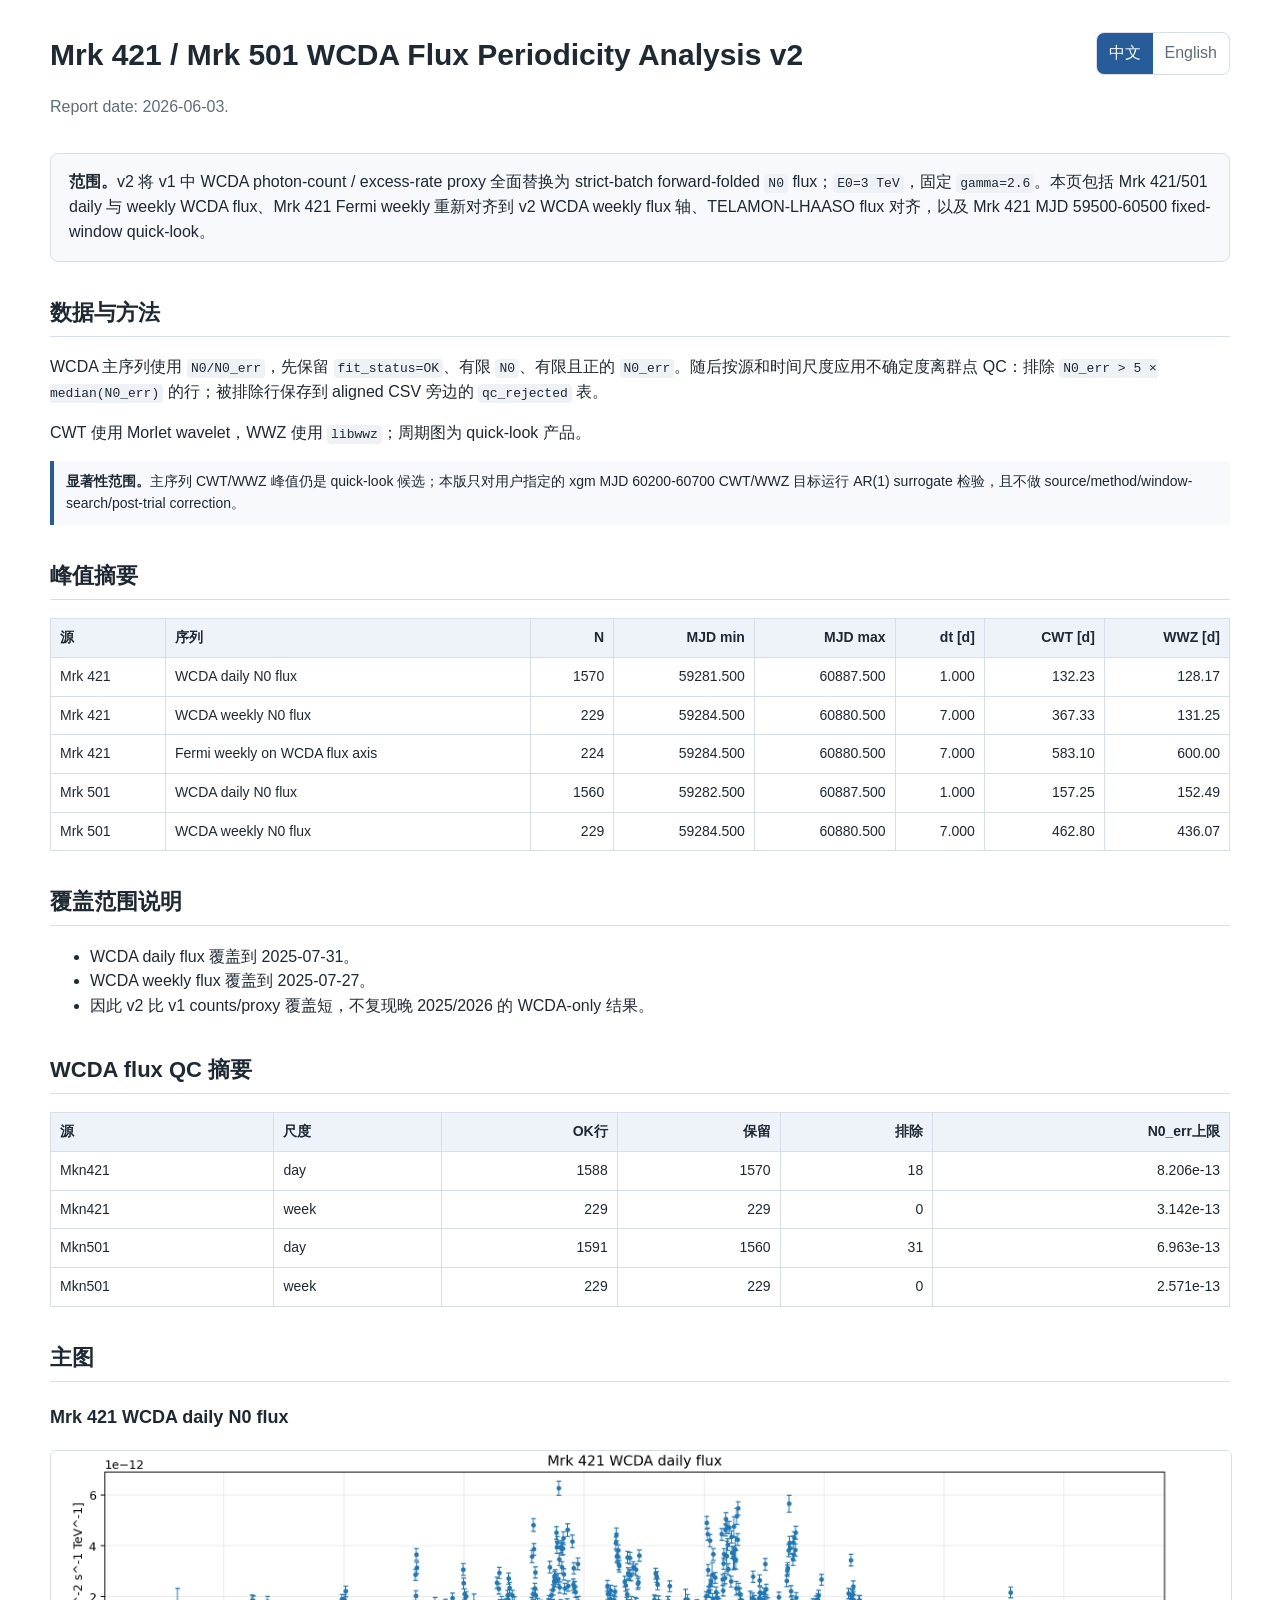
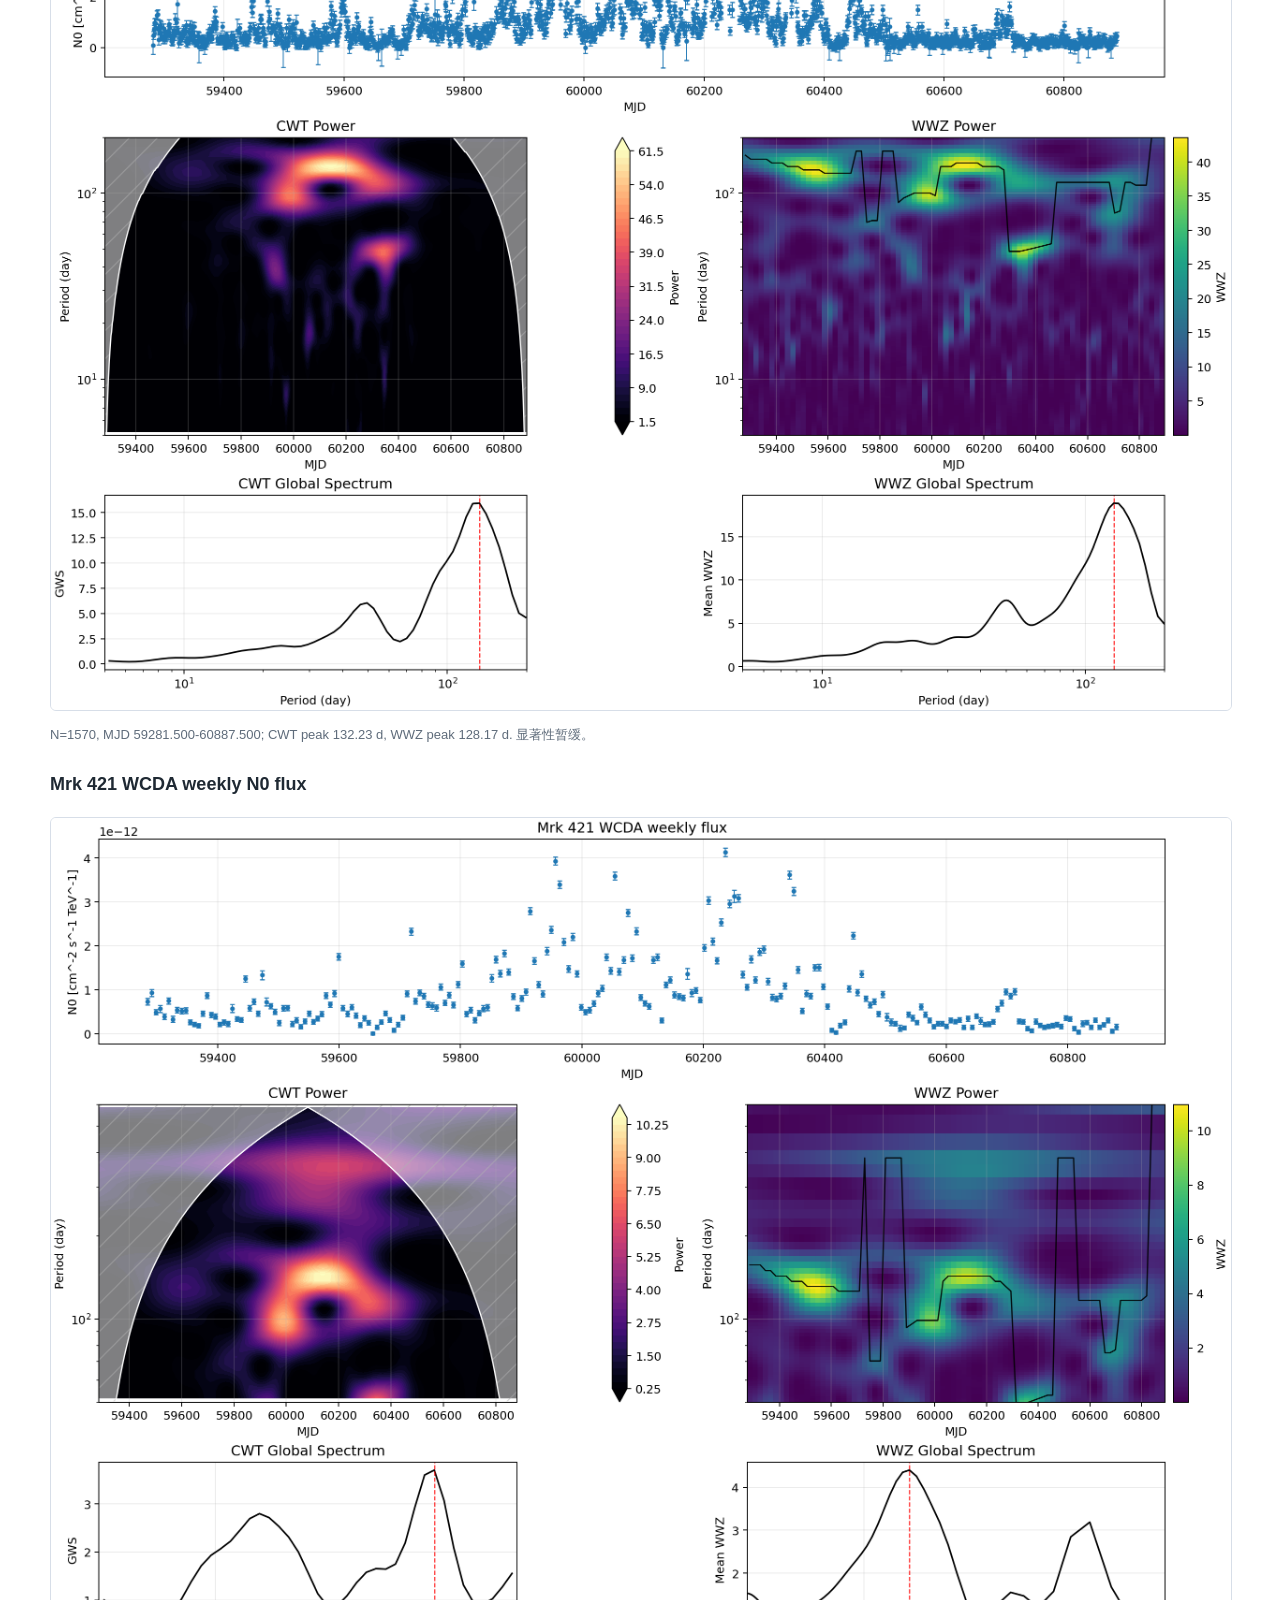
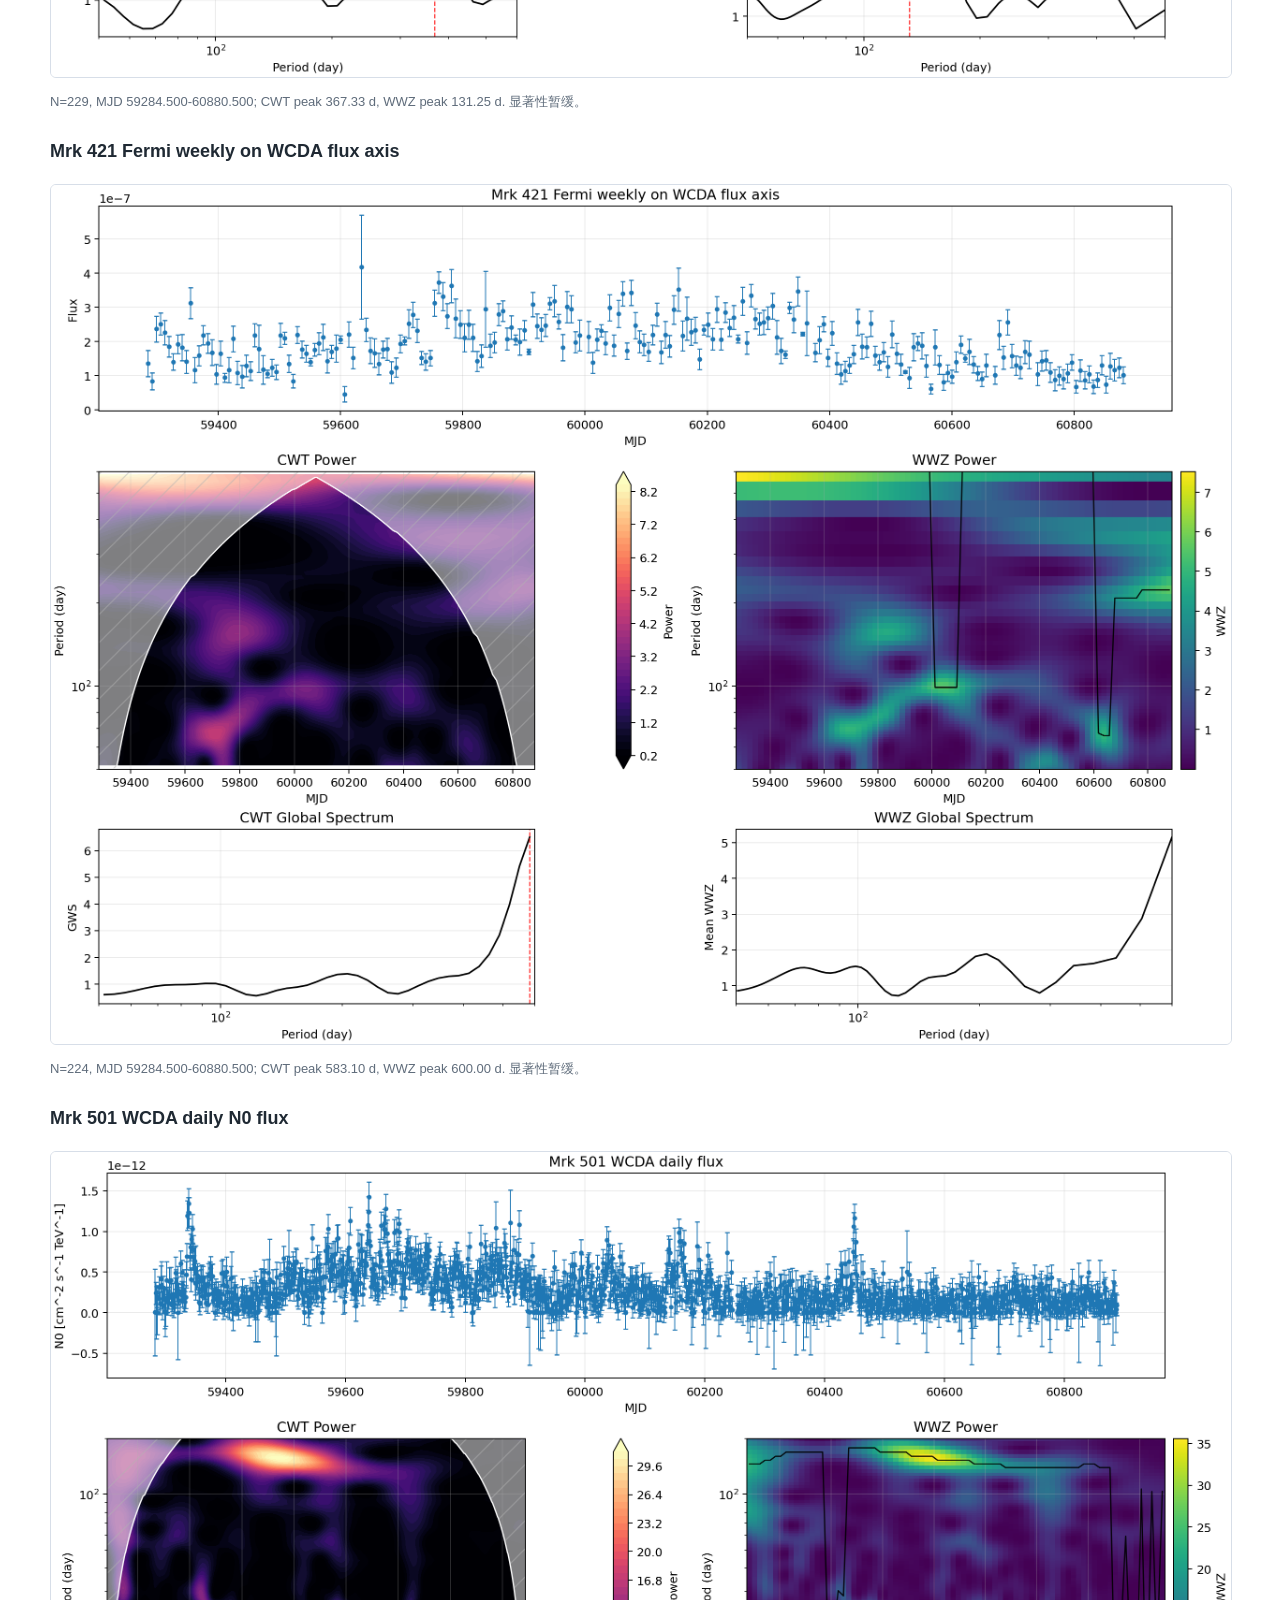
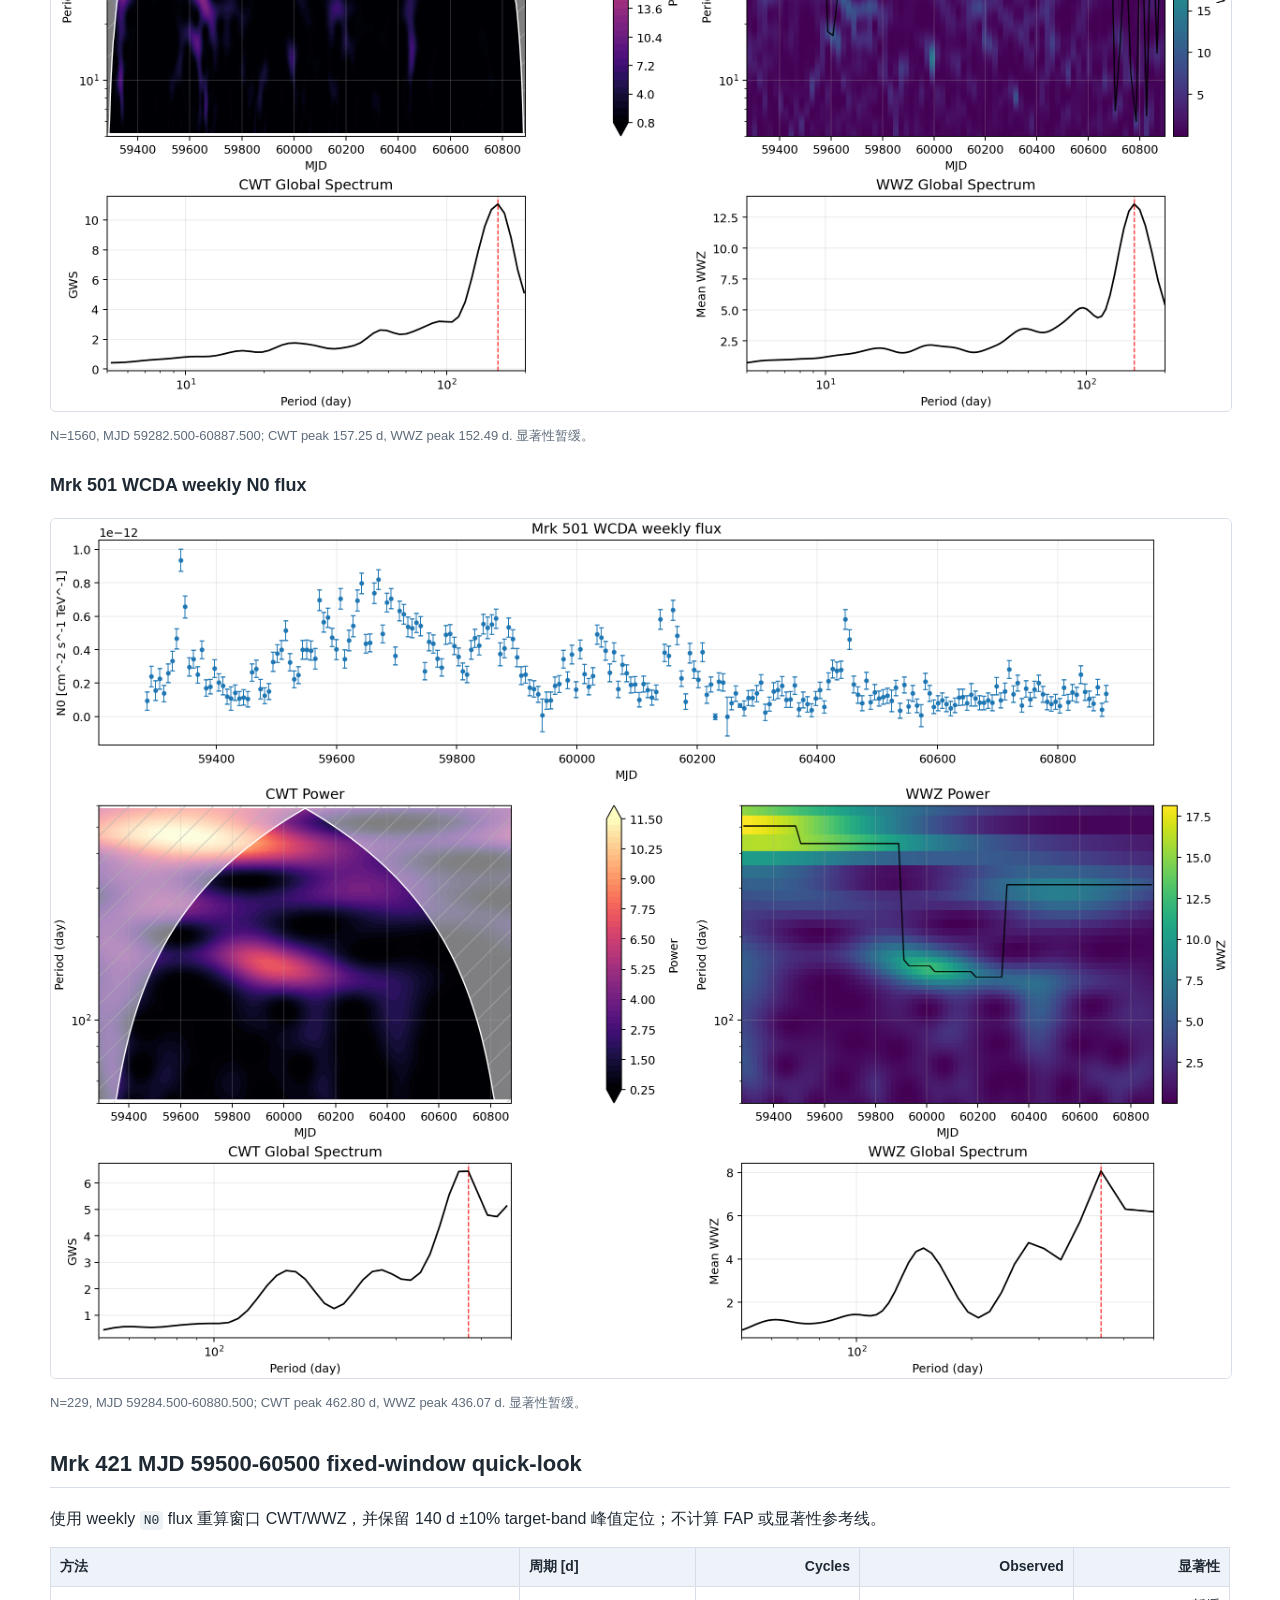
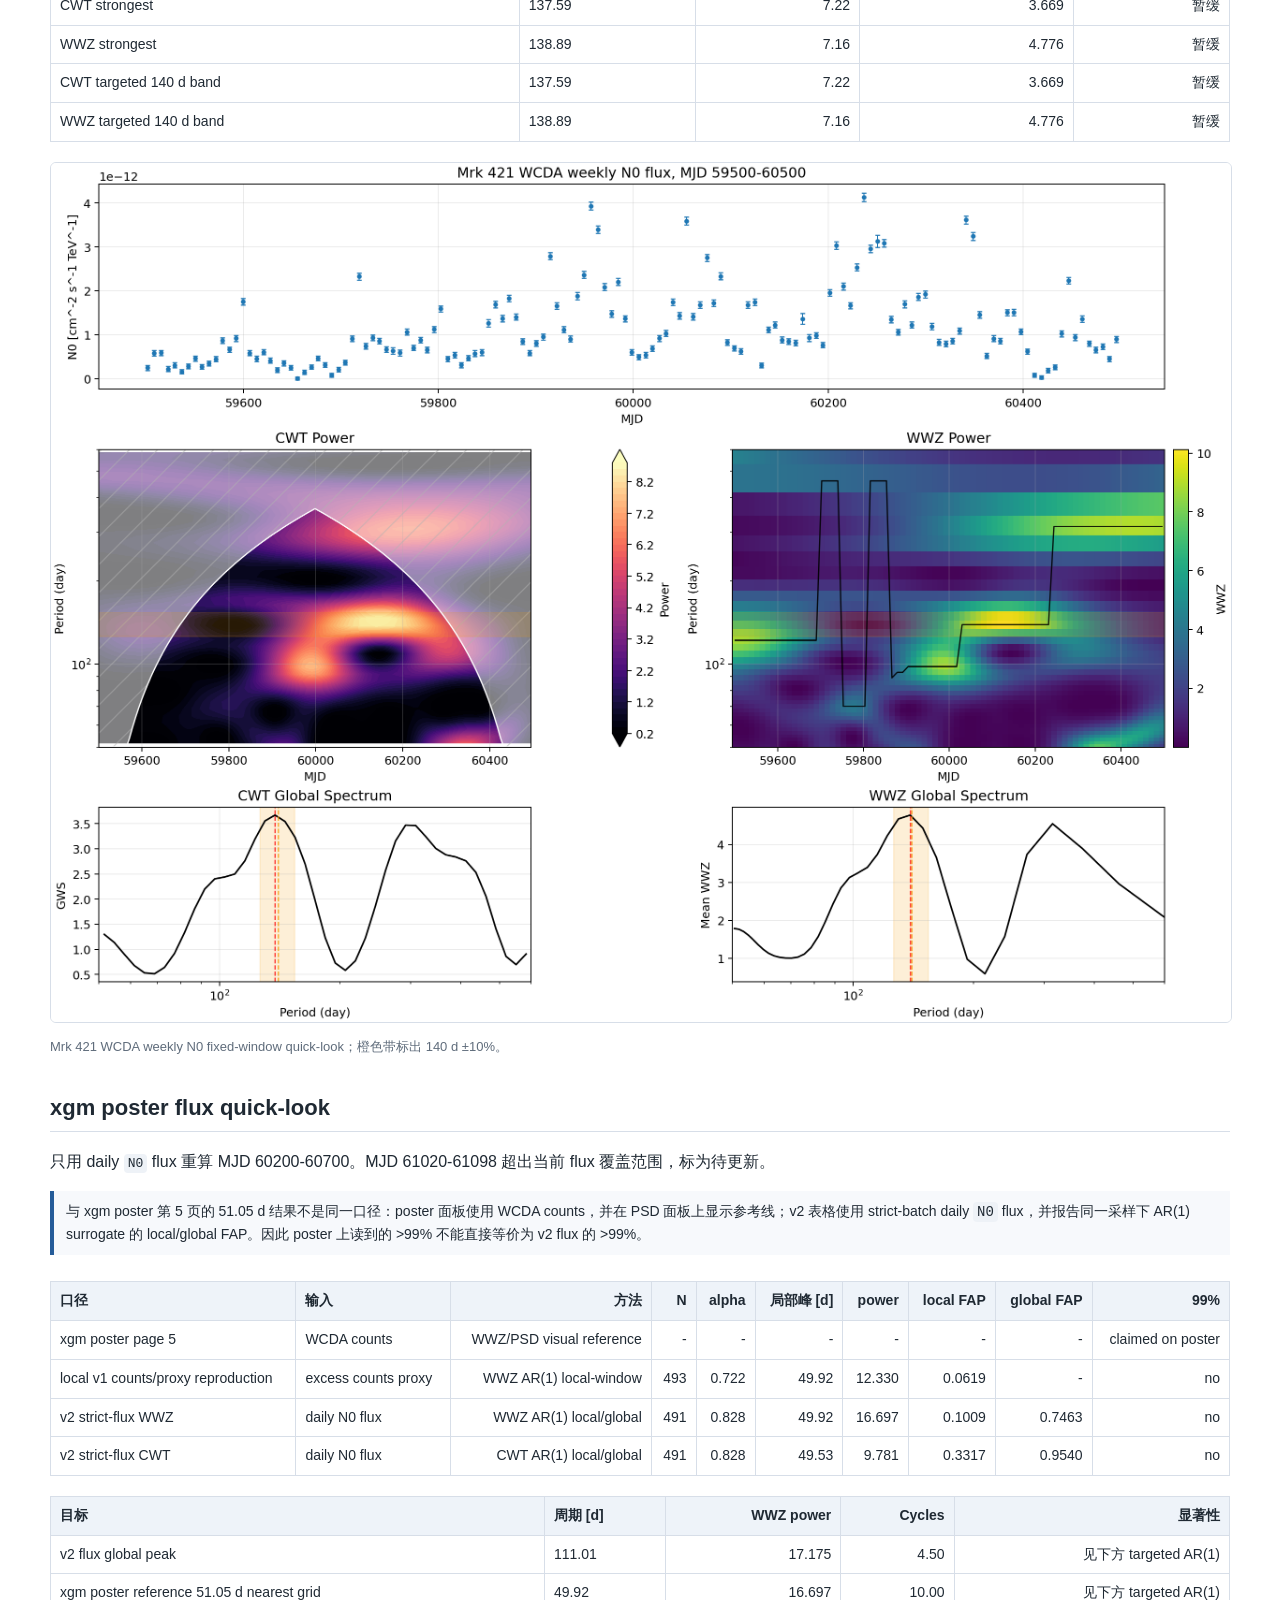
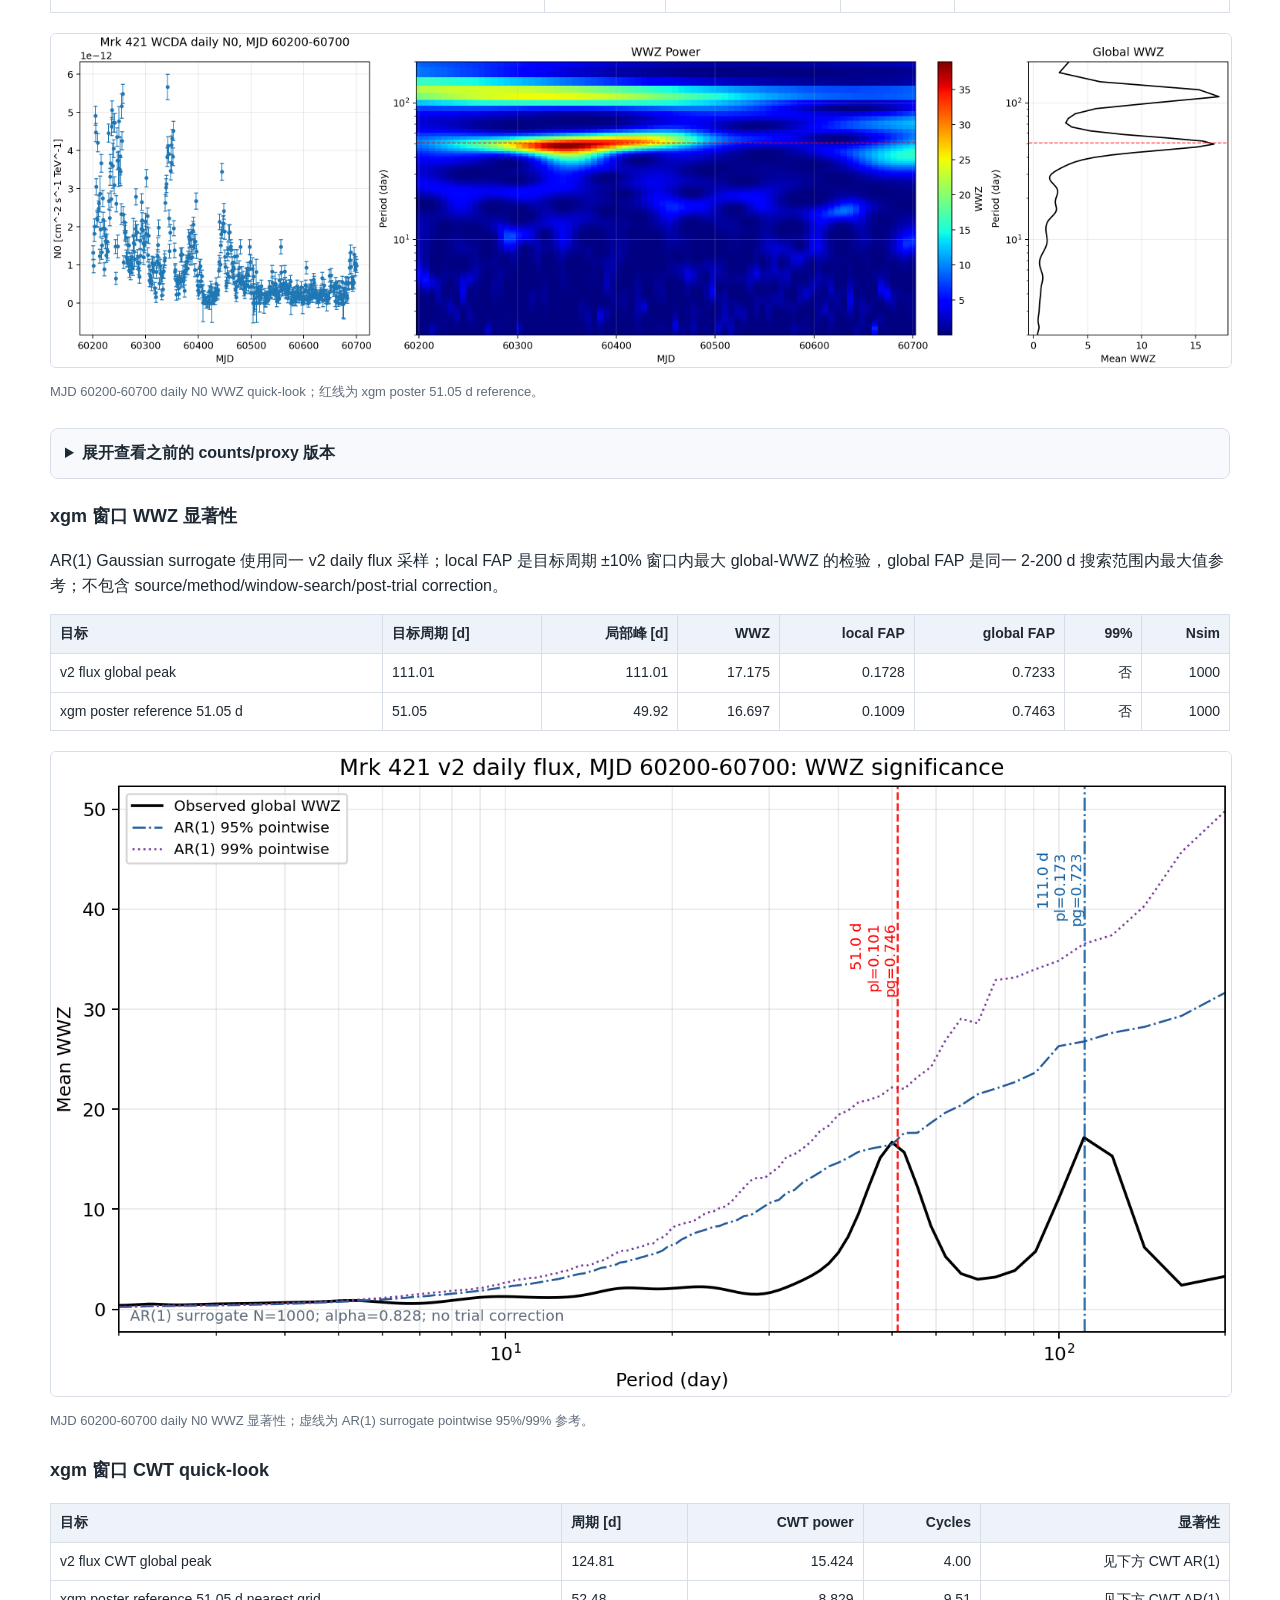
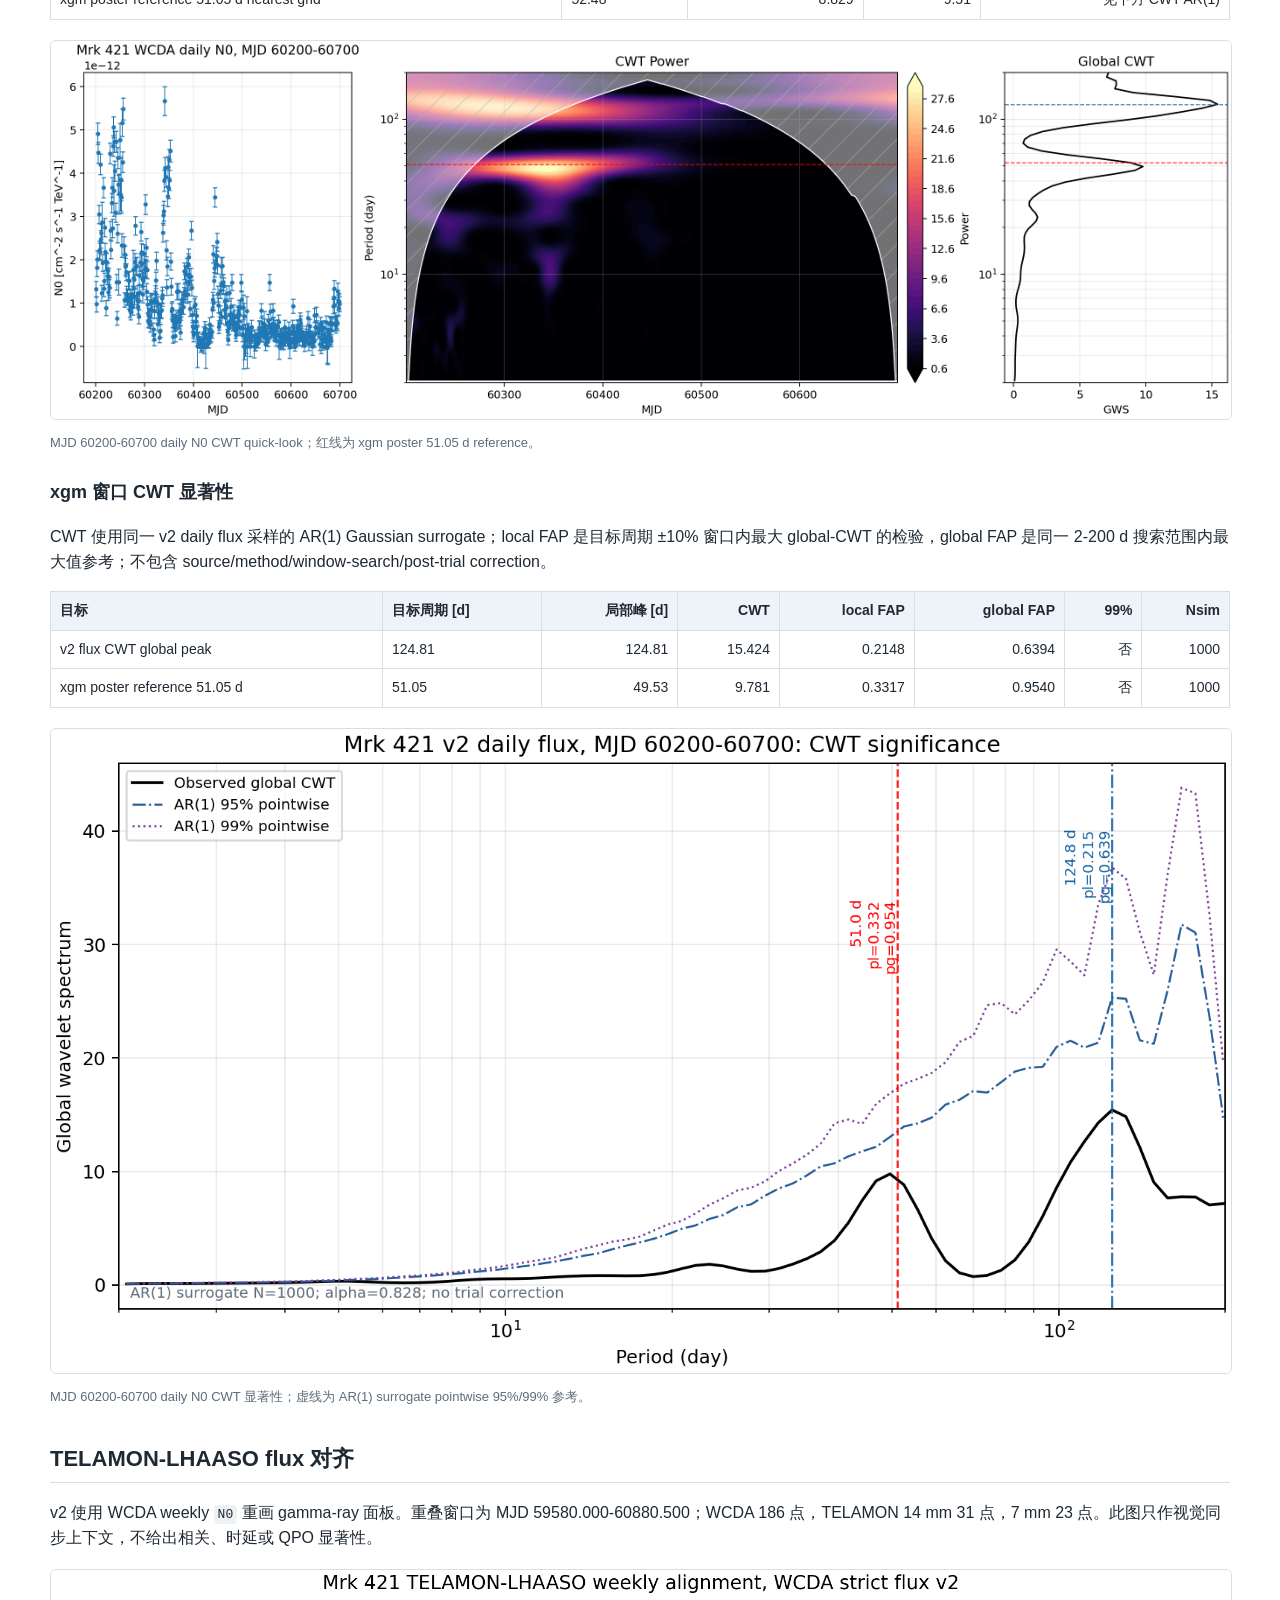
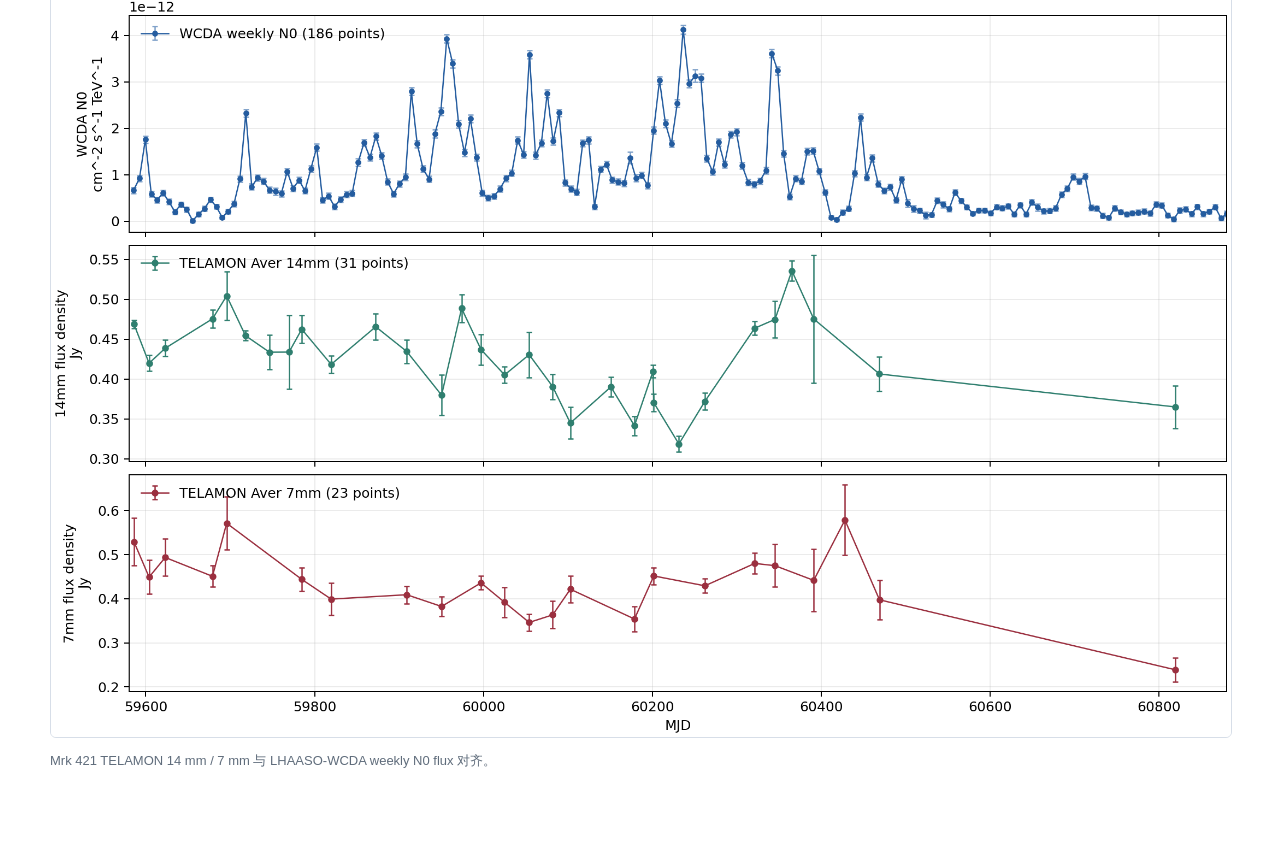
<file: qpo-periodicity-v2/index.html>
<!doctype html>
<html lang="zh-CN">
<head>
  <meta charset="utf-8">
  <meta name="viewport" content="width=device-width, initial-scale=1">
  <title>Mrk 421 / Mrk 501 WCDA Flux Periodicity Analysis v2</title>
  <style>
    :root { --ink:#1f2933; --muted:#5f6c7b; --line:#d7dee8; --panel:#f7f9fc; --accent:#255c99; }
    body { margin:0; font-family:Arial, Helvetica, sans-serif; color:var(--ink); background:#fff; line-height:1.55; }
    main { max-width:1180px; margin:0 auto; padding:32px 24px 56px; }
    h1 { margin:0 0 8px; font-size:30px; letter-spacing:0; }
    h2 { margin-top:34px; border-bottom:1px solid var(--line); padding-bottom:6px; font-size:22px; }
    h3 { margin-top:22px; font-size:18px; }
    a { color:var(--accent); }
    .meta,.note { color:var(--muted); }
    .topline { display:flex; justify-content:space-between; align-items:flex-start; gap:16px; margin-bottom:18px; }
    .language-toggle { display:inline-flex; border:1px solid var(--line); border-radius:8px; overflow:hidden; flex:0 0 auto; background:#fff; }
    .language-toggle button { border:0; background:transparent; color:var(--muted); padding:8px 12px; cursor:pointer; font:inherit; }
    .language-toggle button.active { background:var(--accent); color:#fff; }
    .panel { background:var(--panel); border:1px solid var(--line); border-radius:8px; padding:16px 18px; margin:18px 0; }
    code { background:#eef2f7; padding:2px 4px; border-radius:4px; }
    table { width:100%; border-collapse:collapse; font-size:14px; margin:12px 0 20px; }
    th,td { border:1px solid var(--line); padding:8px 9px; text-align:right; vertical-align:top; }
    th:first-child,td:first-child,th:nth-child(2),td:nth-child(2) { text-align:left; }
    th { background:#eef3f9; }
    figure { margin:18px 0 26px; }
    img { width:100%; height:auto; border:1px solid var(--line); border-radius:6px; background:#fff; }
    figcaption { color:var(--muted); font-size:13px; margin-top:6px; }
    .result-note { background:var(--panel); border-left:4px solid var(--accent); padding:10px 12px; margin:10px 0 26px; font-size:14px; }
    details.foldout { border:1px solid var(--line); border-radius:8px; background:#fff; margin:14px 0 24px; padding:0; }
    details.foldout summary { cursor:pointer; padding:12px 14px; font-weight:700; background:var(--panel); border-radius:8px; }
    details.foldout[open] summary { border-bottom:1px solid var(--line); border-radius:8px 8px 0 0; }
    details.foldout .foldout-body { padding:14px 14px 2px; }
    details.foldout figure { margin:10px 0 18px; }
    [data-lang-panel] { display:none; }
    [data-lang-panel].active { display:block; }
    @media (max-width:820px) { .topline { display:block; } .language-toggle { margin-top:14px; } main { padding:22px 14px 40px; } table { font-size:12px; } }
  </style>
</head>
<body>
<main>
  <div class="topline">
    <div>
      <h1>Mrk 421 / Mrk 501 WCDA Flux Periodicity Analysis v2</h1>
      <p class="meta">Report date: 2026-06-03.</p>
    </div>
    <div class="language-toggle" aria-label="Language switch">
      <button type="button" data-lang-button="zh" class="active">中文</button>
      <button type="button" data-lang-button="en">English</button>
    </div>
  </div>

  <section data-lang-panel="zh" class="active">
    <section class="panel"><strong>范围。</strong>v2 将 v1 中 WCDA photon-count / excess-rate proxy 全面替换为 strict-batch forward-folded <code>N0</code> flux；<code>E0=3 TeV</code>，固定 <code>gamma=2.6</code>。本页包括 Mrk 421/501 daily 与 weekly WCDA flux、Mrk 421 Fermi weekly 重新对齐到 v2 WCDA weekly flux 轴、TELAMON-LHAASO flux 对齐，以及 Mrk 421 MJD 59500-60500 fixed-window quick-look。</section>
    <h2>数据与方法</h2>
    <p>WCDA 主序列使用 <code>N0/N0_err</code>，先保留 <code>fit_status=OK</code>、有限 <code>N0</code>、有限且正的 <code>N0_err</code>。随后按源和时间尺度应用不确定度离群点 QC：排除 <code>N0_err &gt; 5 × median(N0_err)</code> 的行；被排除行保存到 aligned CSV 旁边的 <code>qc_rejected</code> 表。</p>
    <p>CWT 使用 Morlet wavelet，WWZ 使用 <code>libwwz</code>；周期图为 quick-look 产品。</p>
    <p class="result-note"><strong>显著性范围。</strong>主序列 CWT/WWZ 峰值仍是 quick-look 候选；本版只对用户指定的 xgm MJD 60200-60700 CWT/WWZ 目标运行 AR(1) surrogate 检验，且不做 source/method/window-search/post-trial correction。</p>
    <h2>峰值摘要</h2>
    <table><thead><tr><th>源</th><th>序列</th><th>N</th><th>MJD min</th><th>MJD max</th><th>dt [d]</th><th>CWT [d]</th><th>WWZ [d]</th></tr></thead><tbody><tr><td>Mrk 421</td><td>WCDA daily N0 flux</td><td>1570</td><td>59281.500</td><td>60887.500</td><td>1.000</td><td>132.23</td><td>128.17</td></tr>
<tr><td>Mrk 421</td><td>WCDA weekly N0 flux</td><td>229</td><td>59284.500</td><td>60880.500</td><td>7.000</td><td>367.33</td><td>131.25</td></tr>
<tr><td>Mrk 421</td><td>Fermi weekly on WCDA flux axis</td><td>224</td><td>59284.500</td><td>60880.500</td><td>7.000</td><td>583.10</td><td>600.00</td></tr>
<tr><td>Mrk 501</td><td>WCDA daily N0 flux</td><td>1560</td><td>59282.500</td><td>60887.500</td><td>1.000</td><td>157.25</td><td>152.49</td></tr>
<tr><td>Mrk 501</td><td>WCDA weekly N0 flux</td><td>229</td><td>59284.500</td><td>60880.500</td><td>7.000</td><td>462.80</td><td>436.07</td></tr></tbody></table>
    <h2>覆盖范围说明</h2>
    <ul><li>WCDA daily flux 覆盖到 2025-07-31。</li><li>WCDA weekly flux 覆盖到 2025-07-27。</li><li>因此 v2 比 v1 counts/proxy 覆盖短，不复现晚 2025/2026 的 WCDA-only 结果。</li></ul>
    <h2>WCDA flux QC 摘要</h2>
    <table><thead><tr><th>源</th><th>尺度</th><th>OK行</th><th>保留</th><th>排除</th><th>N0_err上限</th></tr></thead><tbody><tr><td>Mkn421</td><td>day</td><td>1588</td><td>1570</td><td>18</td><td>8.206e-13</td></tr>
<tr><td>Mkn421</td><td>week</td><td>229</td><td>229</td><td>0</td><td>3.142e-13</td></tr>
<tr><td>Mkn501</td><td>day</td><td>1591</td><td>1560</td><td>31</td><td>6.963e-13</td></tr>
<tr><td>Mkn501</td><td>week</td><td>229</td><td>229</td><td>0</td><td>2.571e-13</td></tr></tbody></table>
    <h2>主图</h2>
    <h3>Mrk 421 WCDA daily N0 flux</h3><figure><img src="assets/mkn421_wcda_daily_flux.png" alt="Mrk 421 WCDA daily flux"><figcaption>N=1570, MJD 59281.500-60887.500; CWT peak 132.23 d, WWZ peak 128.17 d. 显著性暂缓。</figcaption></figure>
<h3>Mrk 421 WCDA weekly N0 flux</h3><figure><img src="assets/mkn421_wcda_weekly_flux.png" alt="Mrk 421 WCDA weekly flux"><figcaption>N=229, MJD 59284.500-60880.500; CWT peak 367.33 d, WWZ peak 131.25 d. 显著性暂缓。</figcaption></figure>
<h3>Mrk 421 Fermi weekly on WCDA flux axis</h3><figure><img src="assets/mkn421_fermi_weekly_on_wcda_flux_axis.png" alt="Mrk 421 Fermi weekly on WCDA flux axis"><figcaption>N=224, MJD 59284.500-60880.500; CWT peak 583.10 d, WWZ peak 600.00 d. 显著性暂缓。</figcaption></figure>
<h3>Mrk 501 WCDA daily N0 flux</h3><figure><img src="assets/mkn501_wcda_daily_flux.png" alt="Mrk 501 WCDA daily flux"><figcaption>N=1560, MJD 59282.500-60887.500; CWT peak 157.25 d, WWZ peak 152.49 d. 显著性暂缓。</figcaption></figure>
<h3>Mrk 501 WCDA weekly N0 flux</h3><figure><img src="assets/mkn501_wcda_weekly_flux.png" alt="Mrk 501 WCDA weekly flux"><figcaption>N=229, MJD 59284.500-60880.500; CWT peak 462.80 d, WWZ peak 436.07 d. 显著性暂缓。</figcaption></figure>
    <h2>Mrk 421 MJD 59500-60500 fixed-window quick-look</h2>
    <p>使用 weekly <code>N0</code> flux 重算窗口 CWT/WWZ，并保留 140 d ±10% target-band 峰值定位；不计算 FAP 或显著性参考线。</p>
    <table><thead><tr><th>方法</th><th>周期 [d]</th><th>Cycles</th><th>Observed</th><th>显著性</th></tr></thead><tbody><tr><td>CWT strongest</td><td>137.59</td><td>7.22</td><td>3.669</td><td>暂缓</td></tr>
<tr><td>WWZ strongest</td><td>138.89</td><td>7.16</td><td>4.776</td><td>暂缓</td></tr>
<tr><td>CWT targeted 140 d band</td><td>137.59</td><td>7.22</td><td>3.669</td><td>暂缓</td></tr>
<tr><td>WWZ targeted 140 d band</td><td>138.89</td><td>7.16</td><td>4.776</td><td>暂缓</td></tr></tbody></table>
    <figure><img src="assets/mkn421_fixed_window.png" alt="Mrk 421 fixed-window flux quick-look"><figcaption>Mrk 421 WCDA weekly N0 fixed-window quick-look；橙色带标出 140 d ±10%。</figcaption></figure>
    <h2>xgm poster flux quick-look</h2>
    <p>只用 daily <code>N0</code> flux 重算 MJD 60200-60700。MJD 61020-61098 超出当前 flux 覆盖范围，标为待更新。</p>
    <p class="result-note">与 xgm poster 第 5 页的 51.05 d 结果不是同一口径：poster 面板使用 WCDA counts，并在 PSD 面板上显示参考线；v2 表格使用 strict-batch daily <code>N0</code> flux，并报告同一采样下 AR(1) surrogate 的 local/global FAP。因此 poster 上读到的 &gt;99% 不能直接等价为 v2 flux 的 &gt;99%。</p><table><thead><tr><th>口径</th><th>输入</th><th>方法</th><th>N</th><th>alpha</th><th>局部峰 [d]</th><th>power</th><th>local FAP</th><th>global FAP</th><th>99%</th></tr></thead><tbody><tr><td>xgm poster page 5</td><td>WCDA counts</td><td>WWZ/PSD visual reference</td><td>-</td><td>-</td><td>-</td><td>-</td><td>-</td><td>-</td><td>claimed on poster</td></tr>
<tr><td>local v1 counts/proxy reproduction</td><td>excess counts proxy</td><td>WWZ AR(1) local-window</td><td>493</td><td>0.722</td><td>49.92</td><td>12.330</td><td>0.0619</td><td>-</td><td>no</td></tr>
<tr><td>v2 strict-flux WWZ</td><td>daily N0 flux</td><td>WWZ AR(1) local/global</td><td>491</td><td>0.828</td><td>49.92</td><td>16.697</td><td>0.1009</td><td>0.7463</td><td>no</td></tr>
<tr><td>v2 strict-flux CWT</td><td>daily N0 flux</td><td>CWT AR(1) local/global</td><td>491</td><td>0.828</td><td>49.53</td><td>9.781</td><td>0.3317</td><td>0.9540</td><td>no</td></tr></tbody></table>
    <table><thead><tr><th>目标</th><th>周期 [d]</th><th>WWZ power</th><th>Cycles</th><th>显著性</th></tr></thead><tbody><tr><td>v2 flux global peak</td><td>111.01</td><td>17.175</td><td>4.50</td><td>见下方 targeted AR(1)</td></tr>
<tr><td>xgm poster reference 51.05 d nearest grid</td><td>49.92</td><td>16.697</td><td>10.00</td><td>见下方 targeted AR(1)</td></tr></tbody></table>
    <figure><img src="assets/mkn421_xgm_60200_60700.png" alt="Mrk 421 xgm 60200-60700 flux WWZ quick-look"><figcaption>MJD 60200-60700 daily N0 WWZ quick-look；红线为 xgm poster 51.05 d reference。</figcaption></figure>
    <details class="foldout"><summary>展开查看之前的 counts/proxy 版本</summary><div class="foldout-body"><p>以下是 v1 counts/proxy 的同一 MJD 60200-60700 窗口，仅作输入数据和显著性口径对照；不属于 v2 strict-flux 结果。</p><figure><img src="assets/mkn421_xgm_60200_60700_counts_quicklook.png" alt="Mrk 421 xgm counts/proxy WWZ quick-look"><figcaption>v1 counts/proxy WWZ poster-style quick-look。</figcaption></figure><figure><img src="assets/mkn421_xgm_60200_60700_counts_significance.png" alt="Mrk 421 xgm counts/proxy WWZ significance"><figcaption>v1 counts/proxy AR(1) local-window WWZ 显著性对照。</figcaption></figure></div></details>
    <h3>xgm 窗口 WWZ 显著性</h3><p>AR(1) Gaussian surrogate 使用同一 v2 daily flux 采样；local FAP 是目标周期 ±10% 窗口内最大 global-WWZ 的检验，global FAP 是同一 2-200 d 搜索范围内最大值参考；不包含 source/method/window-search/post-trial correction。</p><table><thead><tr><th>目标</th><th>目标周期 [d]</th><th>局部峰 [d]</th><th>WWZ</th><th>local FAP</th><th>global FAP</th><th>99%</th><th>Nsim</th></tr></thead><tbody><tr><td>v2 flux global peak</td><td>111.01</td><td>111.01</td><td>17.175</td><td>0.1728</td><td>0.7233</td><td>否</td><td>1000</td></tr>
<tr><td>xgm poster reference 51.05 d</td><td>51.05</td><td>49.92</td><td>16.697</td><td>0.1009</td><td>0.7463</td><td>否</td><td>1000</td></tr></tbody></table><figure><img src="assets/mkn421_xgm_60200_60700_significance.png" alt="Mrk 421 xgm flux WWZ significance"><figcaption>MJD 60200-60700 daily N0 WWZ 显著性；虚线为 AR(1) surrogate pointwise 95%/99% 参考。</figcaption></figure>
    <h3>xgm 窗口 CWT quick-look</h3><table><thead><tr><th>目标</th><th>周期 [d]</th><th>CWT power</th><th>Cycles</th><th>显著性</th></tr></thead><tbody><tr><td>v2 flux CWT global peak</td><td>124.81</td><td>15.424</td><td>4.00</td><td>见下方 CWT AR(1)</td></tr>
<tr><td>xgm poster reference 51.05 d nearest grid</td><td>52.48</td><td>8.829</td><td>9.51</td><td>见下方 CWT AR(1)</td></tr></tbody></table><figure><img src="assets/mkn421_xgm_60200_60700_cwt.png" alt="Mrk 421 xgm flux CWT quick-look"><figcaption>MJD 60200-60700 daily N0 CWT quick-look；红线为 xgm poster 51.05 d reference。</figcaption></figure><h3>xgm 窗口 CWT 显著性</h3><p>CWT 使用同一 v2 daily flux 采样的 AR(1) Gaussian surrogate；local FAP 是目标周期 ±10% 窗口内最大 global-CWT 的检验，global FAP 是同一 2-200 d 搜索范围内最大值参考；不包含 source/method/window-search/post-trial correction。</p><table><thead><tr><th>目标</th><th>目标周期 [d]</th><th>局部峰 [d]</th><th>CWT</th><th>local FAP</th><th>global FAP</th><th>99%</th><th>Nsim</th></tr></thead><tbody><tr><td>v2 flux CWT global peak</td><td>124.81</td><td>124.81</td><td>15.424</td><td>0.2148</td><td>0.6394</td><td>否</td><td>1000</td></tr>
<tr><td>xgm poster reference 51.05 d</td><td>51.05</td><td>49.53</td><td>9.781</td><td>0.3317</td><td>0.9540</td><td>否</td><td>1000</td></tr></tbody></table><figure><img src="assets/mkn421_xgm_60200_60700_cwt_significance.png" alt="Mrk 421 xgm flux CWT significance"><figcaption>MJD 60200-60700 daily N0 CWT 显著性；虚线为 AR(1) surrogate pointwise 95%/99% 参考。</figcaption></figure>
    <h2>TELAMON-LHAASO flux 对齐</h2>
    <p>v2 使用 WCDA weekly <code>N0</code> 重画 gamma-ray 面板。重叠窗口为 MJD 59580.000-60880.500；WCDA 186 点，TELAMON 14 mm 31 点，7 mm 23 点。此图只作视觉同步上下文，不给出相关、时延或 QPO 显著性。</p>
    <figure><img src="assets/mkn421_telamon_flux.png" alt="Mrk 421 TELAMON-LHAASO weekly flux alignment"><figcaption>Mrk 421 TELAMON 14 mm / 7 mm 与 LHAASO-WCDA weekly N0 flux 对齐。</figcaption></figure>
  </section>

  <section data-lang-panel="en">
    <section class="panel"><strong>Scope.</strong> v2 replaces the WCDA photon-count / excess-rate proxy used in v1 with strict-batch forward-folded <code>N0</code> flux at <code>E0=3 TeV</code> with fixed <code>gamma=2.6</code>. It includes Mrk 421/501 daily and weekly WCDA flux, Mrk 421 Fermi weekly realigned to the v2 WCDA weekly flux axis, TELAMON-LHAASO flux alignment, and a Mrk 421 MJD 59500-60500 fixed-window quick-look.</section>
    <h2>Data and Methods</h2>
    <p>The WCDA series uses <code>N0/N0_err</code>. It first keeps rows with <code>fit_status=OK</code>, finite <code>N0</code>, and finite positive <code>N0_err</code>. It then applies a per-source/per-cadence uncertainty-outlier QC cut: rows with <code>N0_err &gt; 5 × median(N0_err)</code> are excluded, and rejected rows are written beside the aligned CSVs as <code>qc_rejected</code> tables.</p>
    <p>CWT uses a Morlet wavelet and WWZ uses <code>libwwz</code>; these are quick-look products.</p>
    <p class="result-note"><strong>Significance scope.</strong> The main CWT/WWZ peaks remain quick-look candidates. This pass runs AR(1) surrogate significance only for the user-requested xgm MJD 60200-60700 CWT/WWZ targets, with no source/method/window-search/post-trial correction.</p>
    <h2>Peak Summary</h2>
    <table><thead><tr><th>Source</th><th>Series</th><th>N</th><th>MJD min</th><th>MJD max</th><th>dt [d]</th><th>CWT [d]</th><th>WWZ [d]</th></tr></thead><tbody><tr><td>Mrk 421</td><td>WCDA daily N0 flux</td><td>1570</td><td>59281.500</td><td>60887.500</td><td>1.000</td><td>132.23</td><td>128.17</td></tr>
<tr><td>Mrk 421</td><td>WCDA weekly N0 flux</td><td>229</td><td>59284.500</td><td>60880.500</td><td>7.000</td><td>367.33</td><td>131.25</td></tr>
<tr><td>Mrk 421</td><td>Fermi weekly on WCDA flux axis</td><td>224</td><td>59284.500</td><td>60880.500</td><td>7.000</td><td>583.10</td><td>600.00</td></tr>
<tr><td>Mrk 501</td><td>WCDA daily N0 flux</td><td>1560</td><td>59282.500</td><td>60887.500</td><td>1.000</td><td>157.25</td><td>152.49</td></tr>
<tr><td>Mrk 501</td><td>WCDA weekly N0 flux</td><td>229</td><td>59284.500</td><td>60880.500</td><td>7.000</td><td>462.80</td><td>436.07</td></tr></tbody></table>
    <h2>Coverage Notes</h2>
    <ul><li>WCDA daily flux currently reaches 2025-07-31.</li><li>WCDA weekly flux currently reaches 2025-07-27.</li><li>v2 is therefore shorter than the v1 counts/proxy coverage and does not reproduce late-2025/2026 WCDA-only sections.</li></ul>
    <h2>WCDA Flux QC Summary</h2>
    <table><thead><tr><th>Source</th><th>Cadence</th><th>OK rows</th><th>Kept</th><th>Rejected</th><th>N0_err limit</th></tr></thead><tbody><tr><td>Mkn421</td><td>day</td><td>1588</td><td>1570</td><td>18</td><td>8.206e-13</td></tr>
<tr><td>Mkn421</td><td>week</td><td>229</td><td>229</td><td>0</td><td>3.142e-13</td></tr>
<tr><td>Mkn501</td><td>day</td><td>1591</td><td>1560</td><td>31</td><td>6.963e-13</td></tr>
<tr><td>Mkn501</td><td>week</td><td>229</td><td>229</td><td>0</td><td>2.571e-13</td></tr></tbody></table>
    <h2>Main Figures</h2>
    <h3>Mrk 421 WCDA daily N0 flux</h3><figure><img src="assets/mkn421_wcda_daily_flux.png" alt="Mrk 421 WCDA daily flux"><figcaption>N=1570, MJD 59281.500-60887.500; CWT peak 132.23 d, WWZ peak 128.17 d. Significance deferred.</figcaption></figure>
<h3>Mrk 421 WCDA weekly N0 flux</h3><figure><img src="assets/mkn421_wcda_weekly_flux.png" alt="Mrk 421 WCDA weekly flux"><figcaption>N=229, MJD 59284.500-60880.500; CWT peak 367.33 d, WWZ peak 131.25 d. Significance deferred.</figcaption></figure>
<h3>Mrk 421 Fermi weekly on WCDA flux axis</h3><figure><img src="assets/mkn421_fermi_weekly_on_wcda_flux_axis.png" alt="Mrk 421 Fermi weekly on WCDA flux axis"><figcaption>N=224, MJD 59284.500-60880.500; CWT peak 583.10 d, WWZ peak 600.00 d. Significance deferred.</figcaption></figure>
<h3>Mrk 501 WCDA daily N0 flux</h3><figure><img src="assets/mkn501_wcda_daily_flux.png" alt="Mrk 501 WCDA daily flux"><figcaption>N=1560, MJD 59282.500-60887.500; CWT peak 157.25 d, WWZ peak 152.49 d. Significance deferred.</figcaption></figure>
<h3>Mrk 501 WCDA weekly N0 flux</h3><figure><img src="assets/mkn501_wcda_weekly_flux.png" alt="Mrk 501 WCDA weekly flux"><figcaption>N=229, MJD 59284.500-60880.500; CWT peak 462.80 d, WWZ peak 436.07 d. Significance deferred.</figcaption></figure>
    <h2>Mrk 421 MJD 59500-60500 Fixed-Window Quick-Look</h2>
    <p>This section reruns the fixed window with weekly <code>N0</code> flux and preserves the 140 d ±10% target-band peak localization. It does not compute FAP or significance references.</p>
    <table><thead><tr><th>Method</th><th>Period [d]</th><th>Cycles</th><th>Observed</th><th>Significance</th></tr></thead><tbody><tr><td>CWT strongest</td><td>137.59</td><td>7.22</td><td>3.669</td><td>deferred</td></tr>
<tr><td>WWZ strongest</td><td>138.89</td><td>7.16</td><td>4.776</td><td>deferred</td></tr>
<tr><td>CWT targeted 140 d band</td><td>137.59</td><td>7.22</td><td>3.669</td><td>deferred</td></tr>
<tr><td>WWZ targeted 140 d band</td><td>138.89</td><td>7.16</td><td>4.776</td><td>deferred</td></tr></tbody></table>
    <figure><img src="assets/mkn421_fixed_window.png" alt="Mrk 421 fixed-window flux quick-look"><figcaption>Mrk 421 WCDA weekly N0 fixed-window quick-look; the orange band marks 140 d ±10%.</figcaption></figure>
    <h2>xgm Poster Flux Quick-Look</h2>
    <p>Only MJD 60200-60700 is rerun with daily <code>N0</code> flux. MJD 61020-61098 is outside the current flux coverage and remains pending.</p>
    <p class="result-note">This is not an apples-to-apples comparison with xgm poster page 5: the poster panel uses WCDA counts and a PSD reference-curve display, whereas v2 uses strict-batch daily <code>N0</code> flux and reports AR(1) surrogate local/global FAP on the same sampling. The poster's visual &gt;99% reading is therefore not equivalent to a v2 flux &gt;99% claim.</p><table><thead><tr><th>Case</th><th>Input</th><th>Method</th><th>N</th><th>alpha</th><th>Local peak [d]</th><th>Power</th><th>Local FAP</th><th>Global FAP</th><th>99%</th></tr></thead><tbody><tr><td>xgm poster page 5</td><td>WCDA counts</td><td>WWZ/PSD visual reference</td><td>-</td><td>-</td><td>-</td><td>-</td><td>-</td><td>-</td><td>claimed on poster</td></tr>
<tr><td>local v1 counts/proxy reproduction</td><td>excess counts proxy</td><td>WWZ AR(1) local-window</td><td>493</td><td>0.722</td><td>49.92</td><td>12.330</td><td>0.0619</td><td>-</td><td>no</td></tr>
<tr><td>v2 strict-flux WWZ</td><td>daily N0 flux</td><td>WWZ AR(1) local/global</td><td>491</td><td>0.828</td><td>49.92</td><td>16.697</td><td>0.1009</td><td>0.7463</td><td>no</td></tr>
<tr><td>v2 strict-flux CWT</td><td>daily N0 flux</td><td>CWT AR(1) local/global</td><td>491</td><td>0.828</td><td>49.53</td><td>9.781</td><td>0.3317</td><td>0.9540</td><td>no</td></tr></tbody></table>
    <table><thead><tr><th>Target</th><th>Period [d]</th><th>WWZ power</th><th>Cycles</th><th>Significance</th></tr></thead><tbody><tr><td>v2 flux global peak</td><td>111.01</td><td>17.175</td><td>4.50</td><td>see targeted AR(1) below</td></tr>
<tr><td>xgm poster reference 51.05 d nearest grid</td><td>49.92</td><td>16.697</td><td>10.00</td><td>see targeted AR(1) below</td></tr></tbody></table>
    <figure><img src="assets/mkn421_xgm_60200_60700.png" alt="Mrk 421 xgm 60200-60700 flux WWZ quick-look"><figcaption>MJD 60200-60700 daily N0 WWZ quick-look; the red line marks the xgm poster 51.05 d reference.</figcaption></figure>
    <details class="foldout"><summary>Show previous counts/proxy version</summary><div class="foldout-body"><p>These are the v1 counts/proxy products for the same MJD 60200-60700 window. They are included only for input/method comparison and are not v2 strict-flux results.</p><figure><img src="assets/mkn421_xgm_60200_60700_counts_quicklook.png" alt="Mrk 421 xgm counts/proxy WWZ quick-look"><figcaption>v1 counts/proxy WWZ poster-style quick-look.</figcaption></figure><figure><img src="assets/mkn421_xgm_60200_60700_counts_significance.png" alt="Mrk 421 xgm counts/proxy WWZ significance"><figcaption>v1 counts/proxy AR(1) local-window WWZ significance comparison.</figcaption></figure></div></details>
    <h3>xgm Window WWZ Significance</h3><p>AR(1) Gaussian surrogates use the same v2 daily flux sampling. Local FAP tests the maximum global WWZ inside target period ±10%; global FAP references the maximum across the same 2-200 d search range. No source/method/window-search/post-trial correction is included.</p><table><thead><tr><th>Target</th><th>Target period [d]</th><th>Local peak [d]</th><th>WWZ</th><th>local FAP</th><th>global FAP</th><th>Above 99%</th><th>Nsim</th></tr></thead><tbody><tr><td>v2 flux global peak</td><td>111.01</td><td>111.01</td><td>17.175</td><td>0.1728</td><td>0.7233</td><td>no</td><td>1000</td></tr>
<tr><td>xgm poster reference 51.05 d</td><td>51.05</td><td>49.92</td><td>16.697</td><td>0.1009</td><td>0.7463</td><td>no</td><td>1000</td></tr></tbody></table><figure><img src="assets/mkn421_xgm_60200_60700_significance.png" alt="Mrk 421 xgm flux WWZ significance"><figcaption>MJD 60200-60700 daily N0 WWZ significance; dashed curves are AR(1) surrogate pointwise 95%/99% references.</figcaption></figure>
    <h3>xgm Window CWT Quick-Look</h3><table><thead><tr><th>Target</th><th>Period [d]</th><th>CWT power</th><th>Cycles</th><th>Significance</th></tr></thead><tbody><tr><td>v2 flux CWT global peak</td><td>124.81</td><td>15.424</td><td>4.00</td><td>see CWT AR(1) below</td></tr>
<tr><td>xgm poster reference 51.05 d nearest grid</td><td>52.48</td><td>8.829</td><td>9.51</td><td>see CWT AR(1) below</td></tr></tbody></table><figure><img src="assets/mkn421_xgm_60200_60700_cwt.png" alt="Mrk 421 xgm flux CWT quick-look"><figcaption>MJD 60200-60700 daily N0 CWT quick-look; the red line marks the xgm poster 51.05 d reference.</figcaption></figure><h3>xgm Window CWT Significance</h3><p>CWT uses AR(1) Gaussian surrogates on the same v2 daily flux sampling. Local FAP tests the maximum global CWT inside target period ±10%; global FAP references the maximum across the same 2-200 d search range. No source/method/window-search/post-trial correction is included.</p><table><thead><tr><th>Target</th><th>Target period [d]</th><th>Local peak [d]</th><th>CWT</th><th>local FAP</th><th>global FAP</th><th>Above 99%</th><th>Nsim</th></tr></thead><tbody><tr><td>v2 flux CWT global peak</td><td>124.81</td><td>124.81</td><td>15.424</td><td>0.2148</td><td>0.6394</td><td>no</td><td>1000</td></tr>
<tr><td>xgm poster reference 51.05 d</td><td>51.05</td><td>49.53</td><td>9.781</td><td>0.3317</td><td>0.9540</td><td>no</td><td>1000</td></tr></tbody></table><figure><img src="assets/mkn421_xgm_60200_60700_cwt_significance.png" alt="Mrk 421 xgm flux CWT significance"><figcaption>MJD 60200-60700 daily N0 CWT significance; dashed curves are AR(1) surrogate pointwise 95%/99% references.</figcaption></figure>
    <h2>TELAMON-LHAASO Flux Alignment</h2>
    <p>The gamma-ray panel is redrawn with WCDA weekly <code>N0</code>. The overlap window is MJD 59580.000-60880.500: WCDA 186 points, TELAMON 14 mm 31 points, and 7 mm 23 points. This is visual timing context only; no correlation, lag, FAP, or QPO significance is reported.</p>
    <figure><img src="assets/mkn421_telamon_flux.png" alt="Mrk 421 TELAMON-LHAASO weekly flux alignment"><figcaption>Mrk 421 TELAMON 14 mm / 7 mm aligned with LHAASO-WCDA weekly N0 flux.</figcaption></figure>
  </section>
</main>
<script>
  (function () {
    const buttons = document.querySelectorAll("[data-lang-button]");
    const panels = document.querySelectorAll("[data-lang-panel]");
    function setLang(lang) {
      document.documentElement.lang = lang === "zh" ? "zh-CN" : "en";
      buttons.forEach((button) => button.classList.toggle("active", button.dataset.langButton === lang));
      panels.forEach((panel) => panel.classList.toggle("active", panel.dataset.langPanel === lang));
      try { localStorage.setItem("qpo-periodicity-v2-lang", lang); } catch (_err) {}
    }
    buttons.forEach((button) => button.addEventListener("click", () => setLang(button.dataset.langButton)));
    let preferred = "zh";
    try { preferred = localStorage.getItem("qpo-periodicity-v2-lang") || preferred; } catch (_err) {}
    if (!["zh", "en"].includes(preferred)) preferred = "zh";
    setLang(preferred);
  })();
</script>
</body>
</html>
</file>
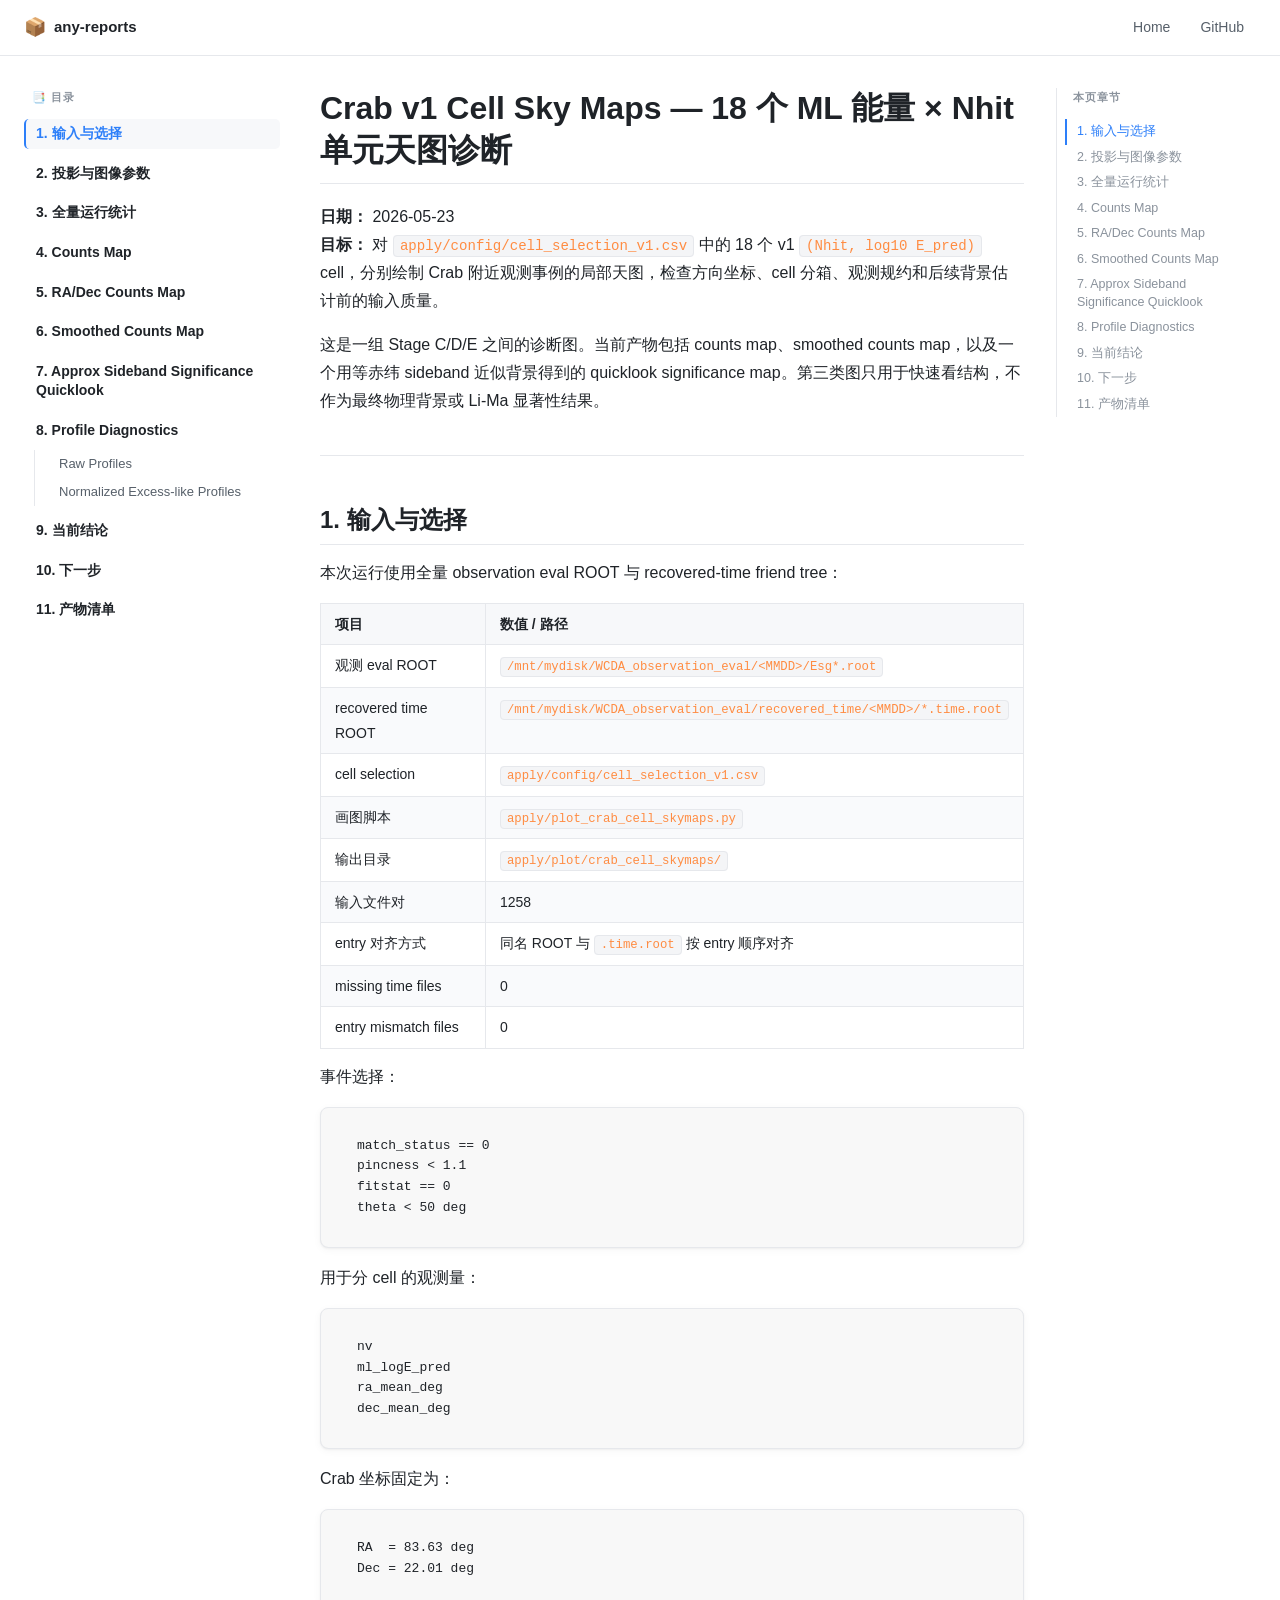
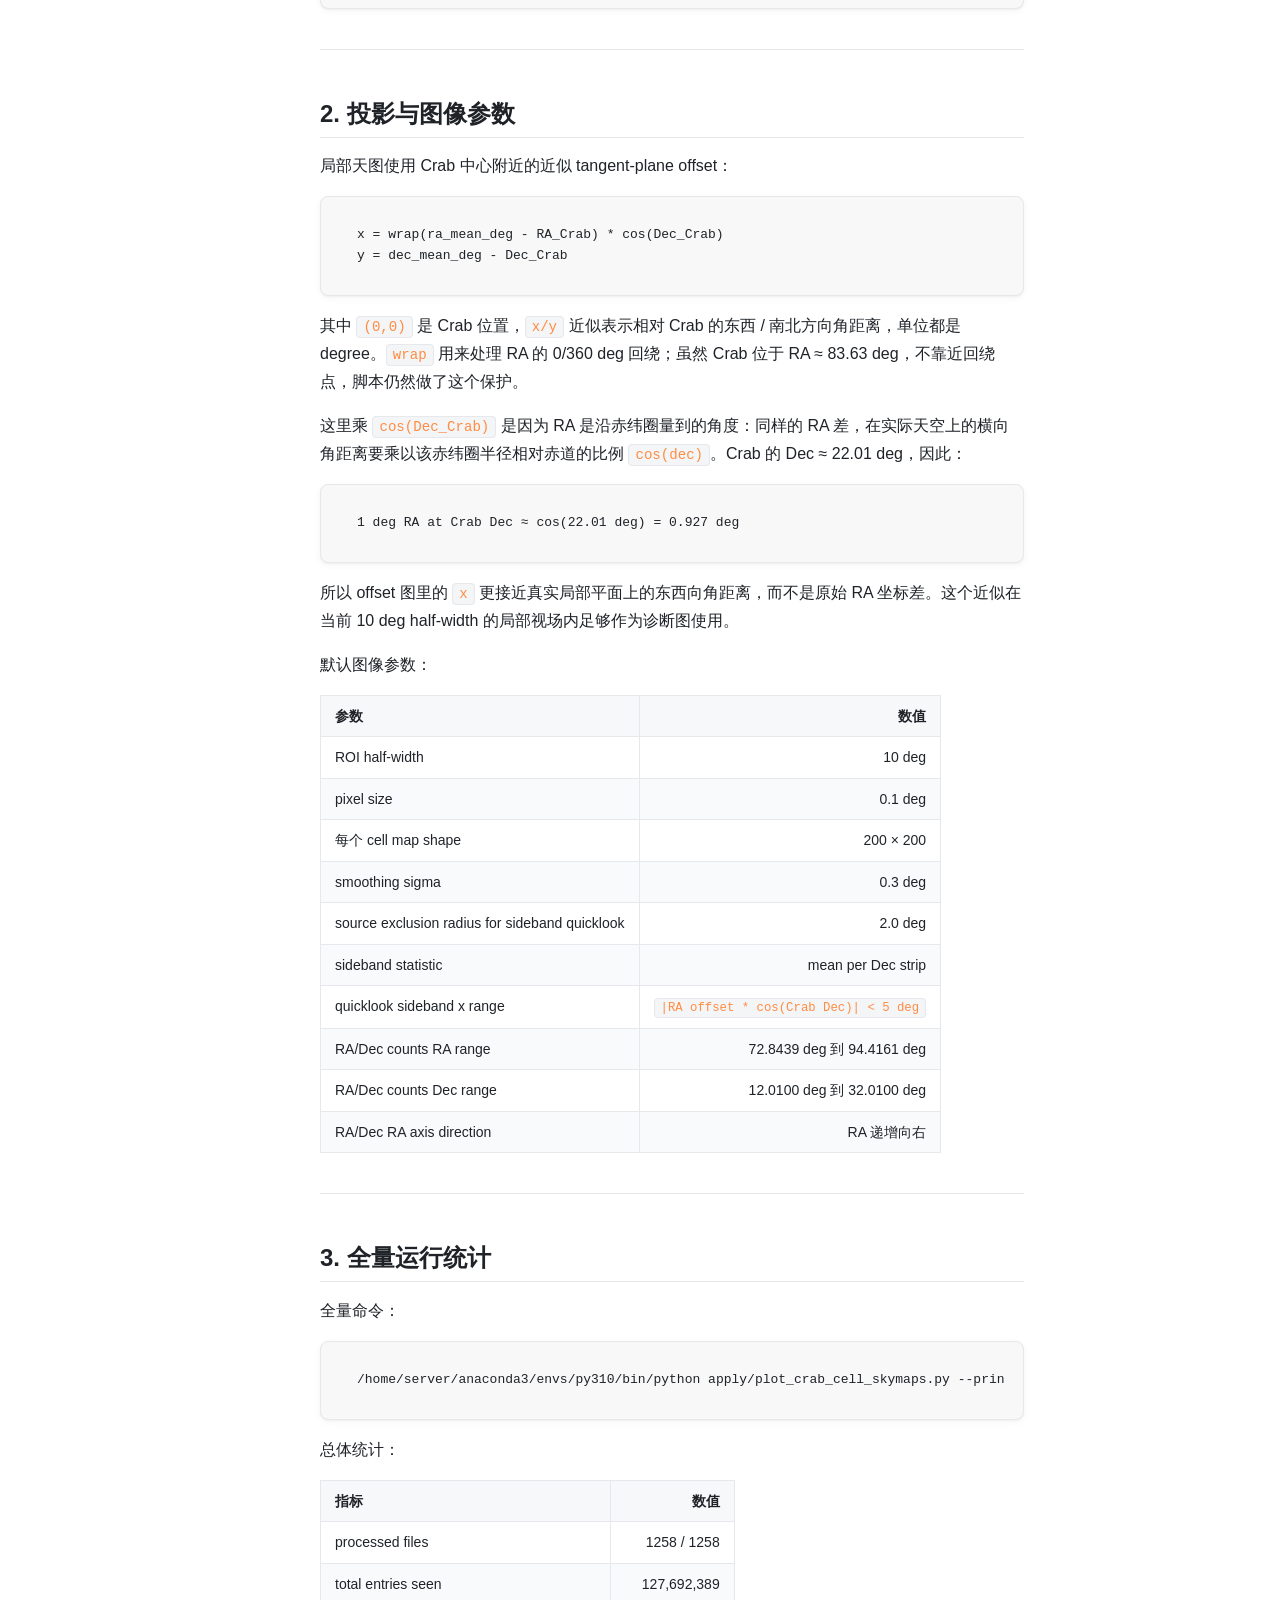
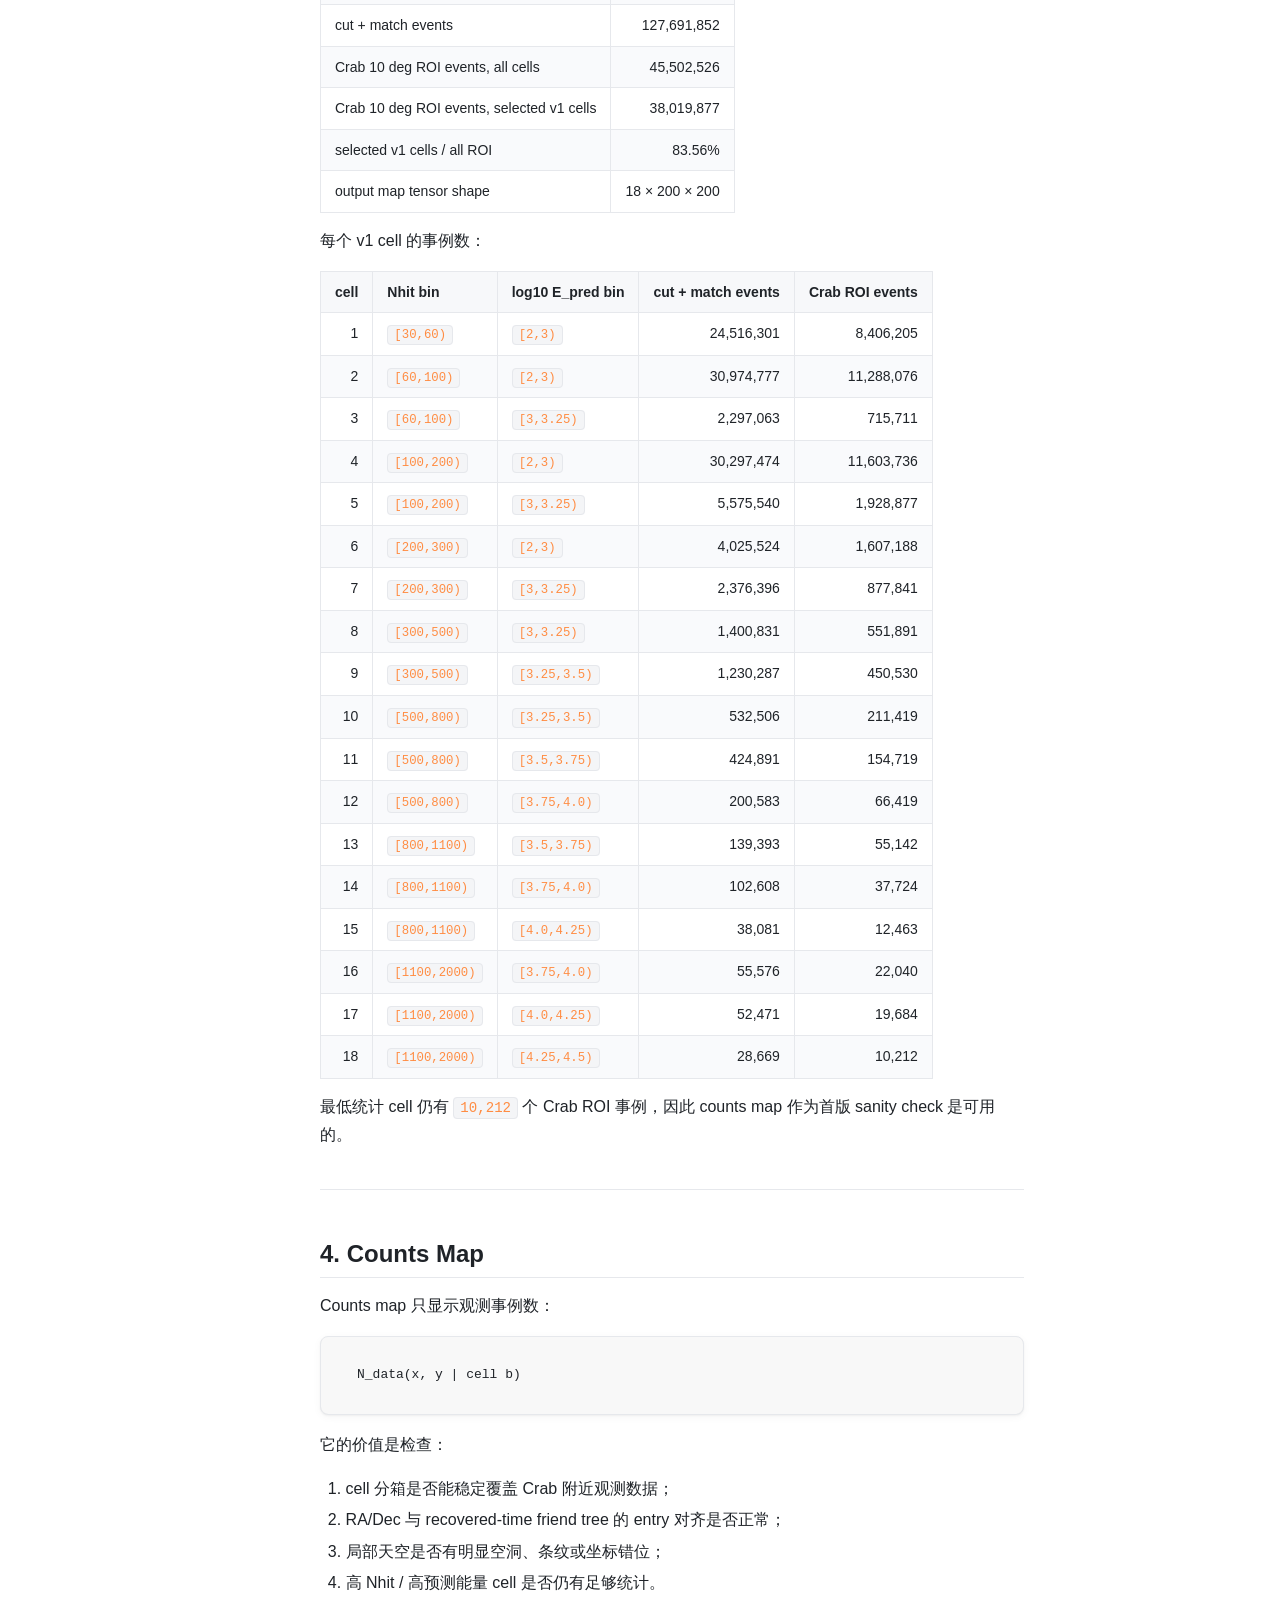
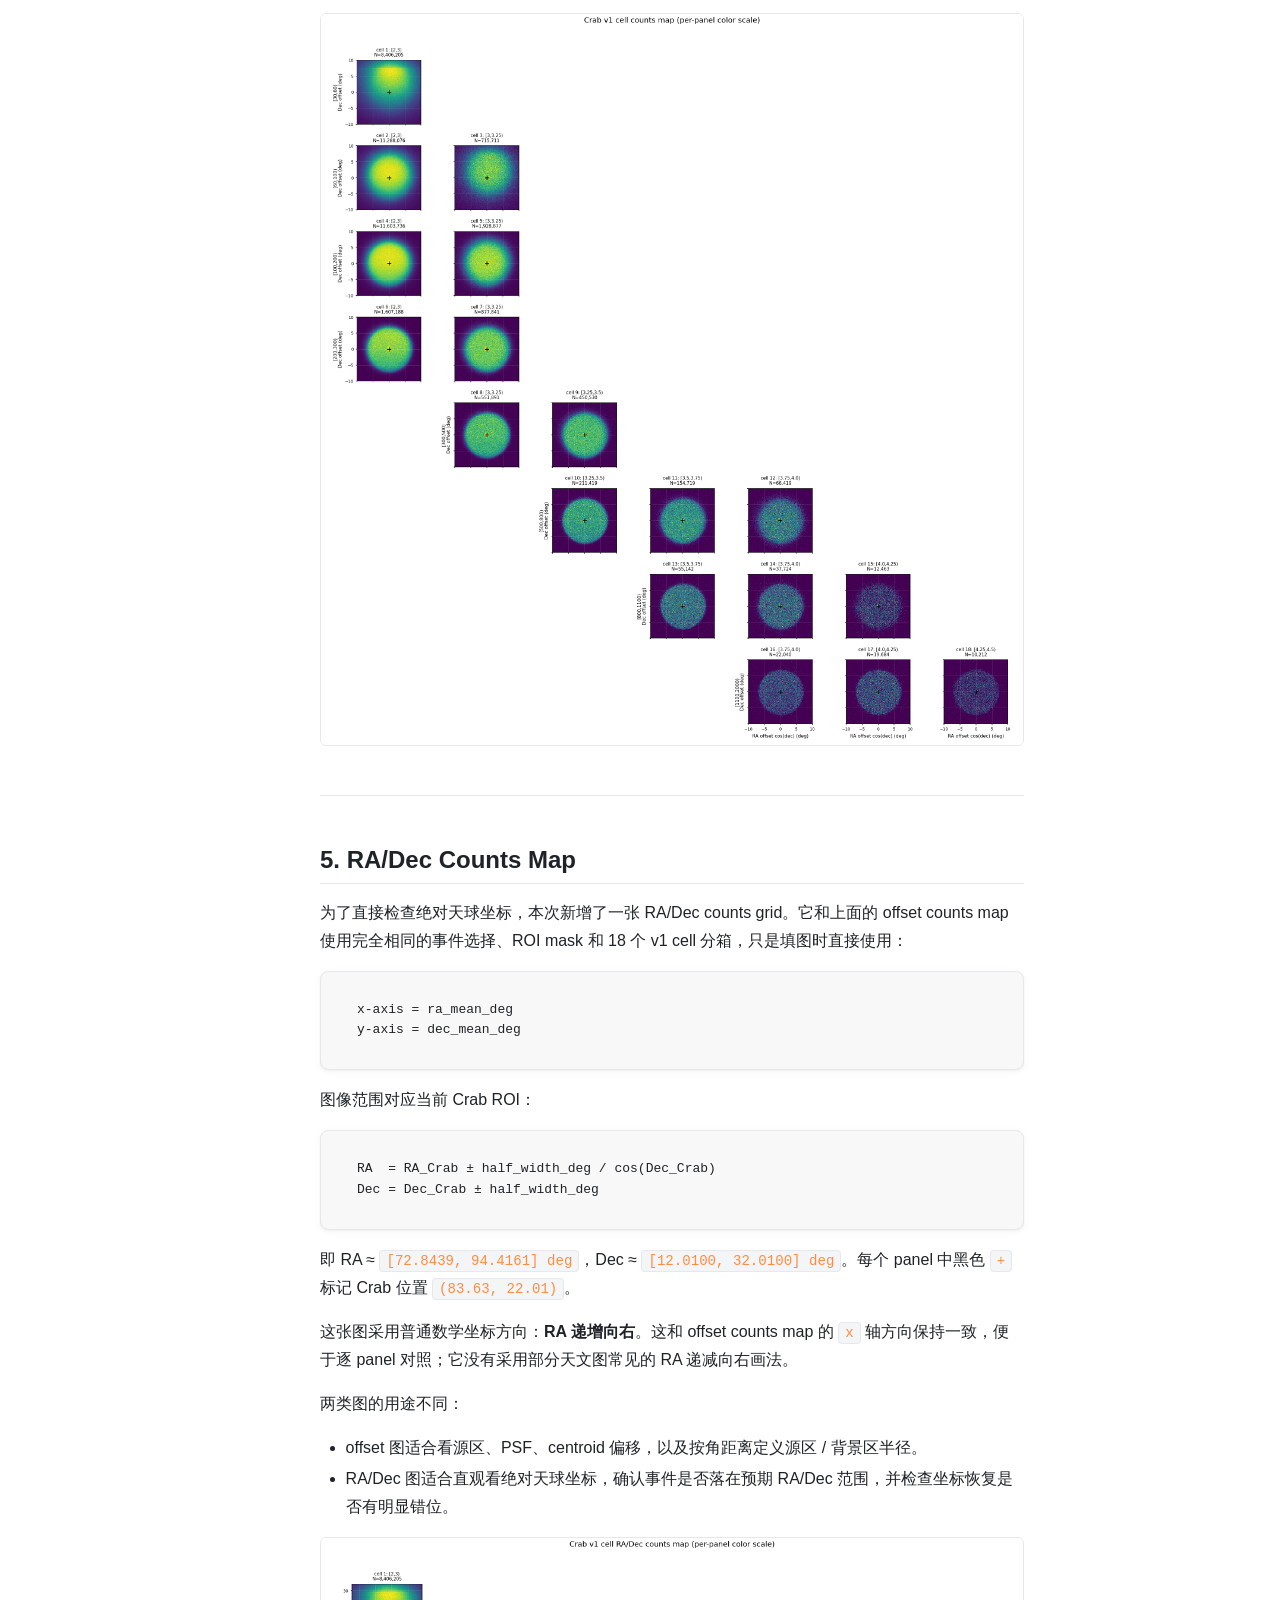
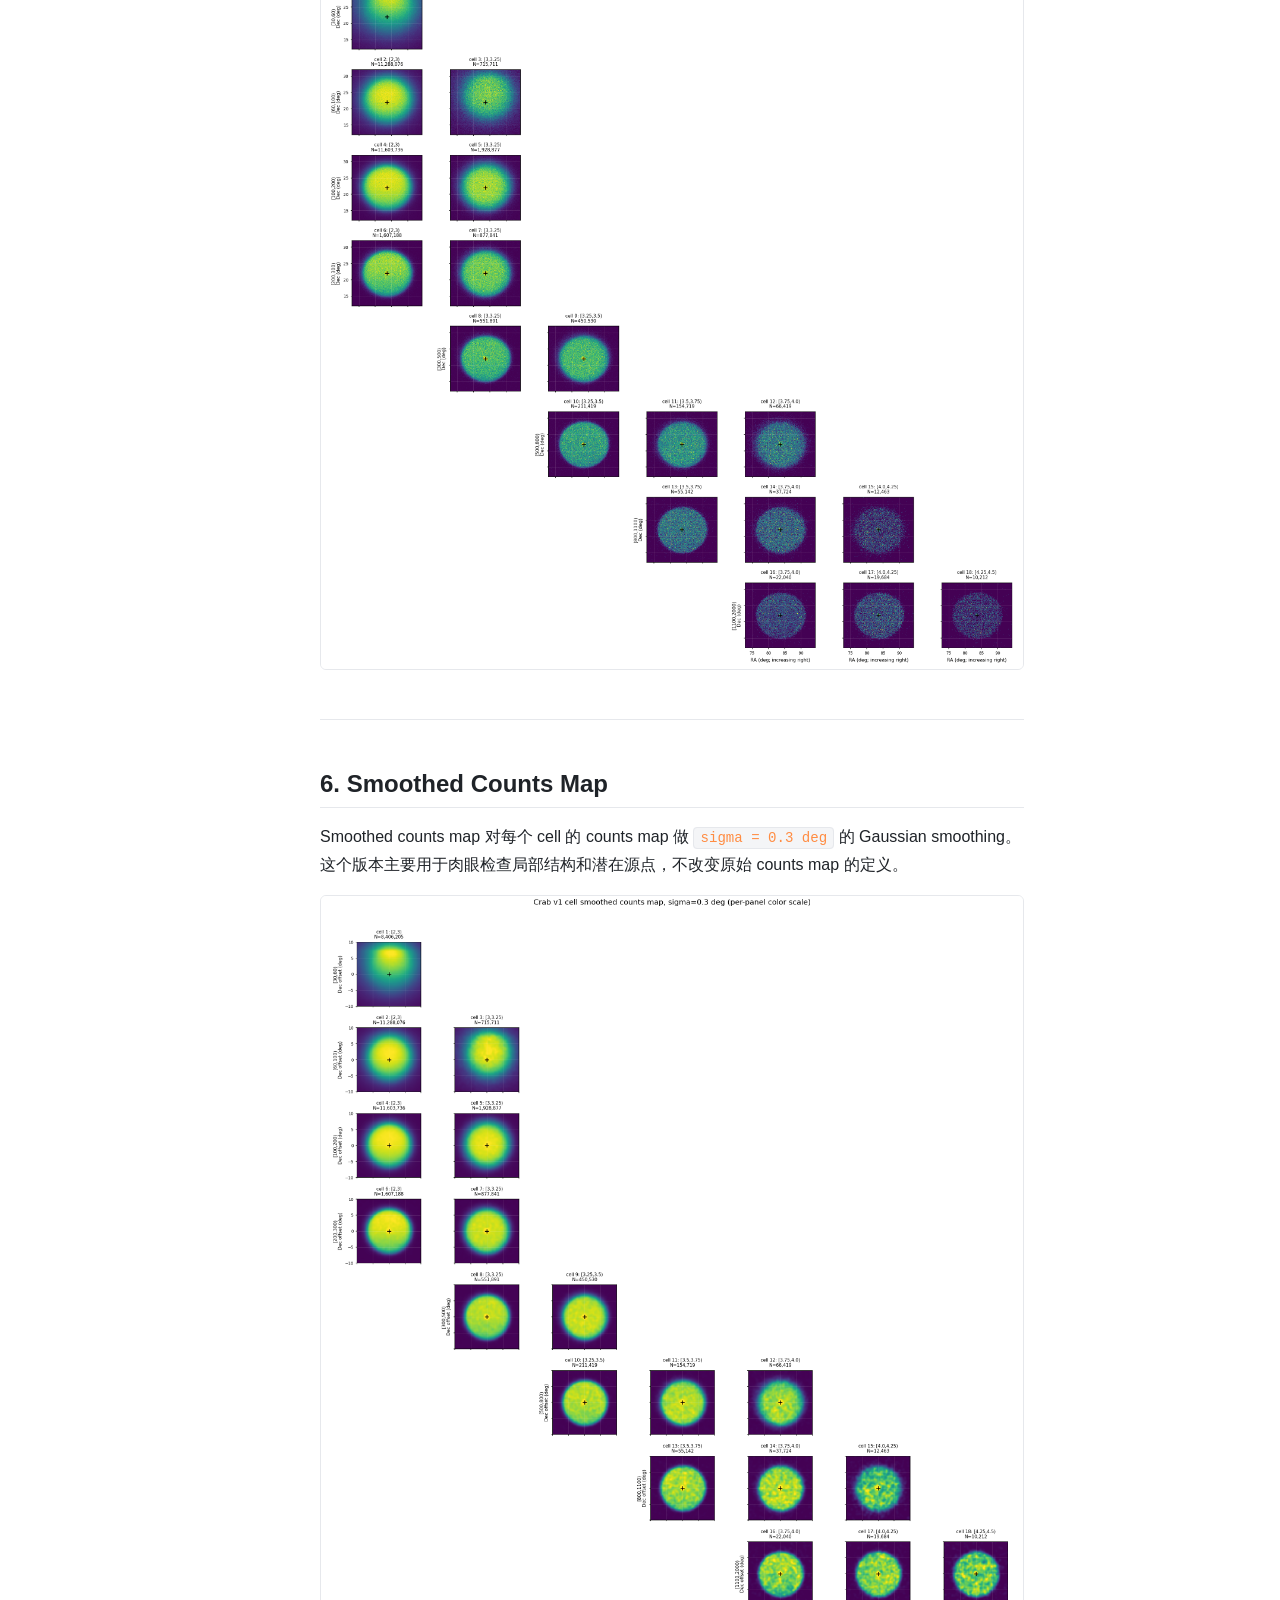
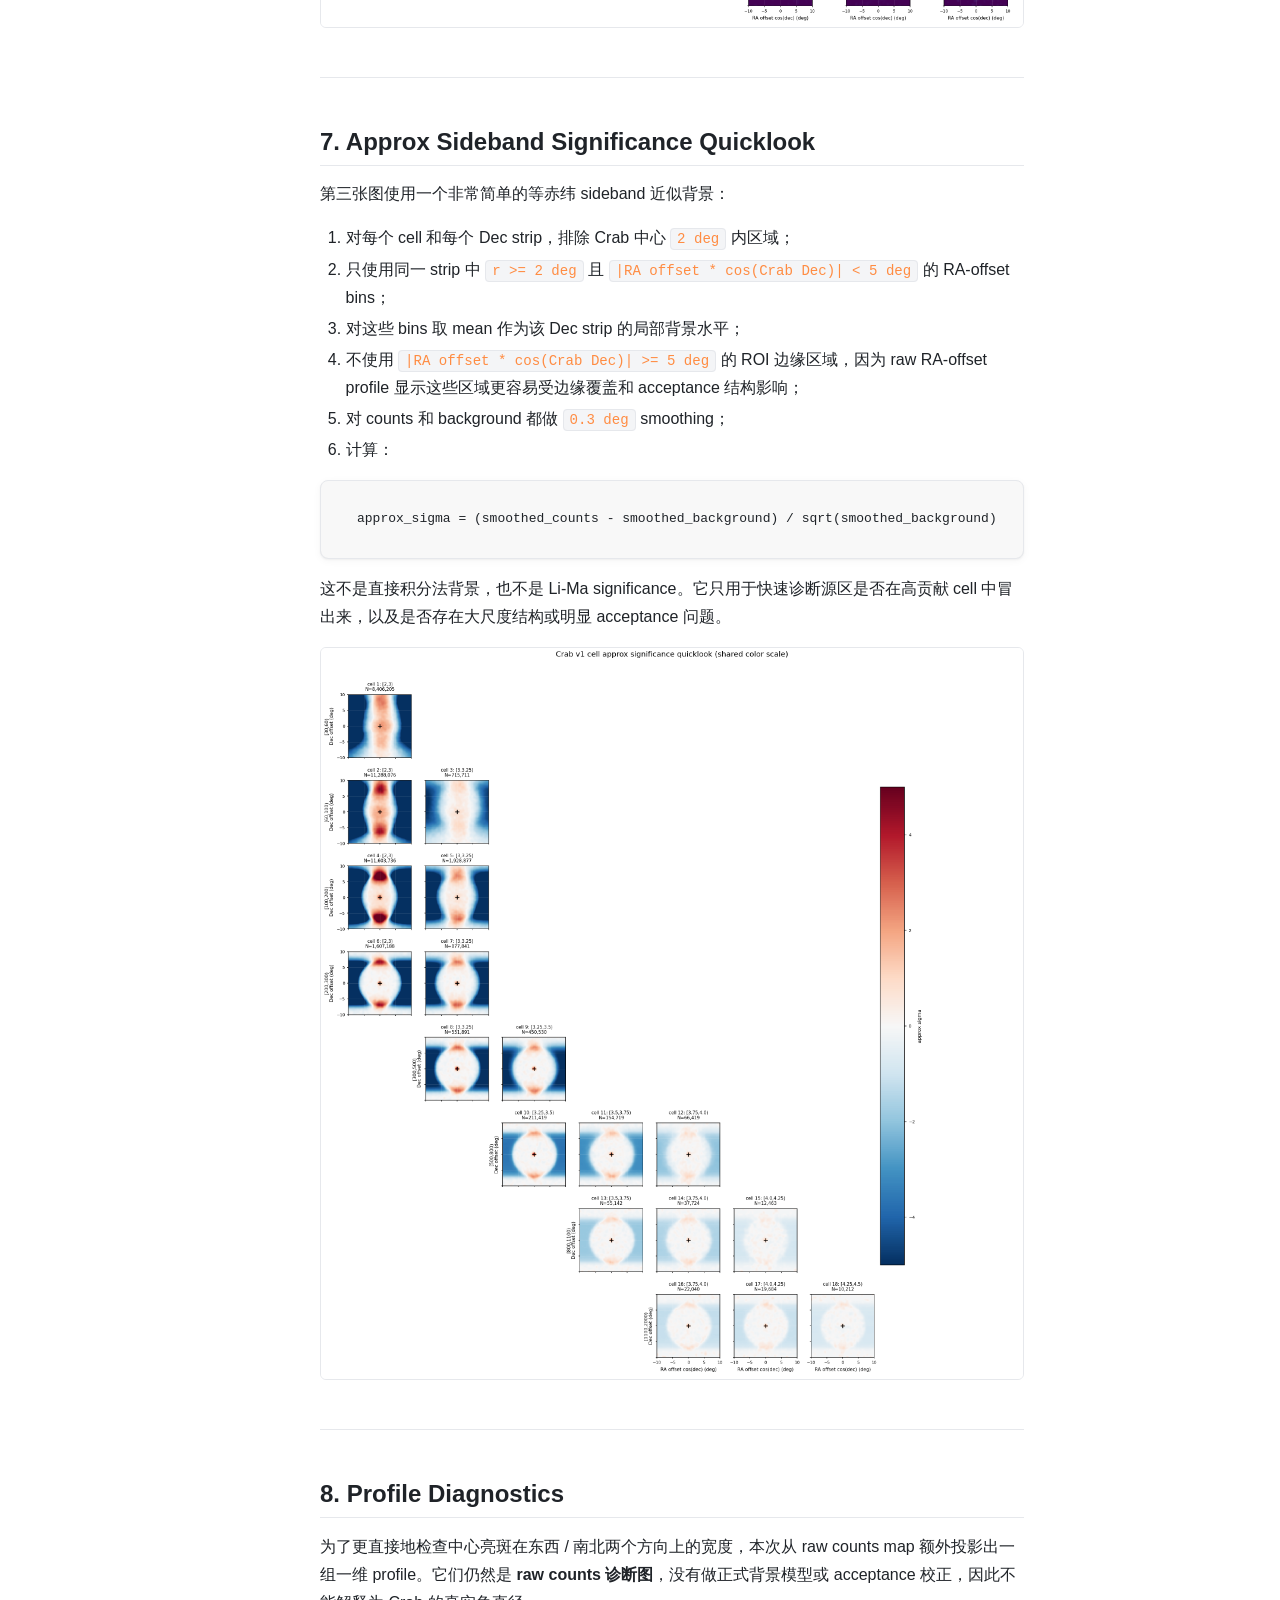
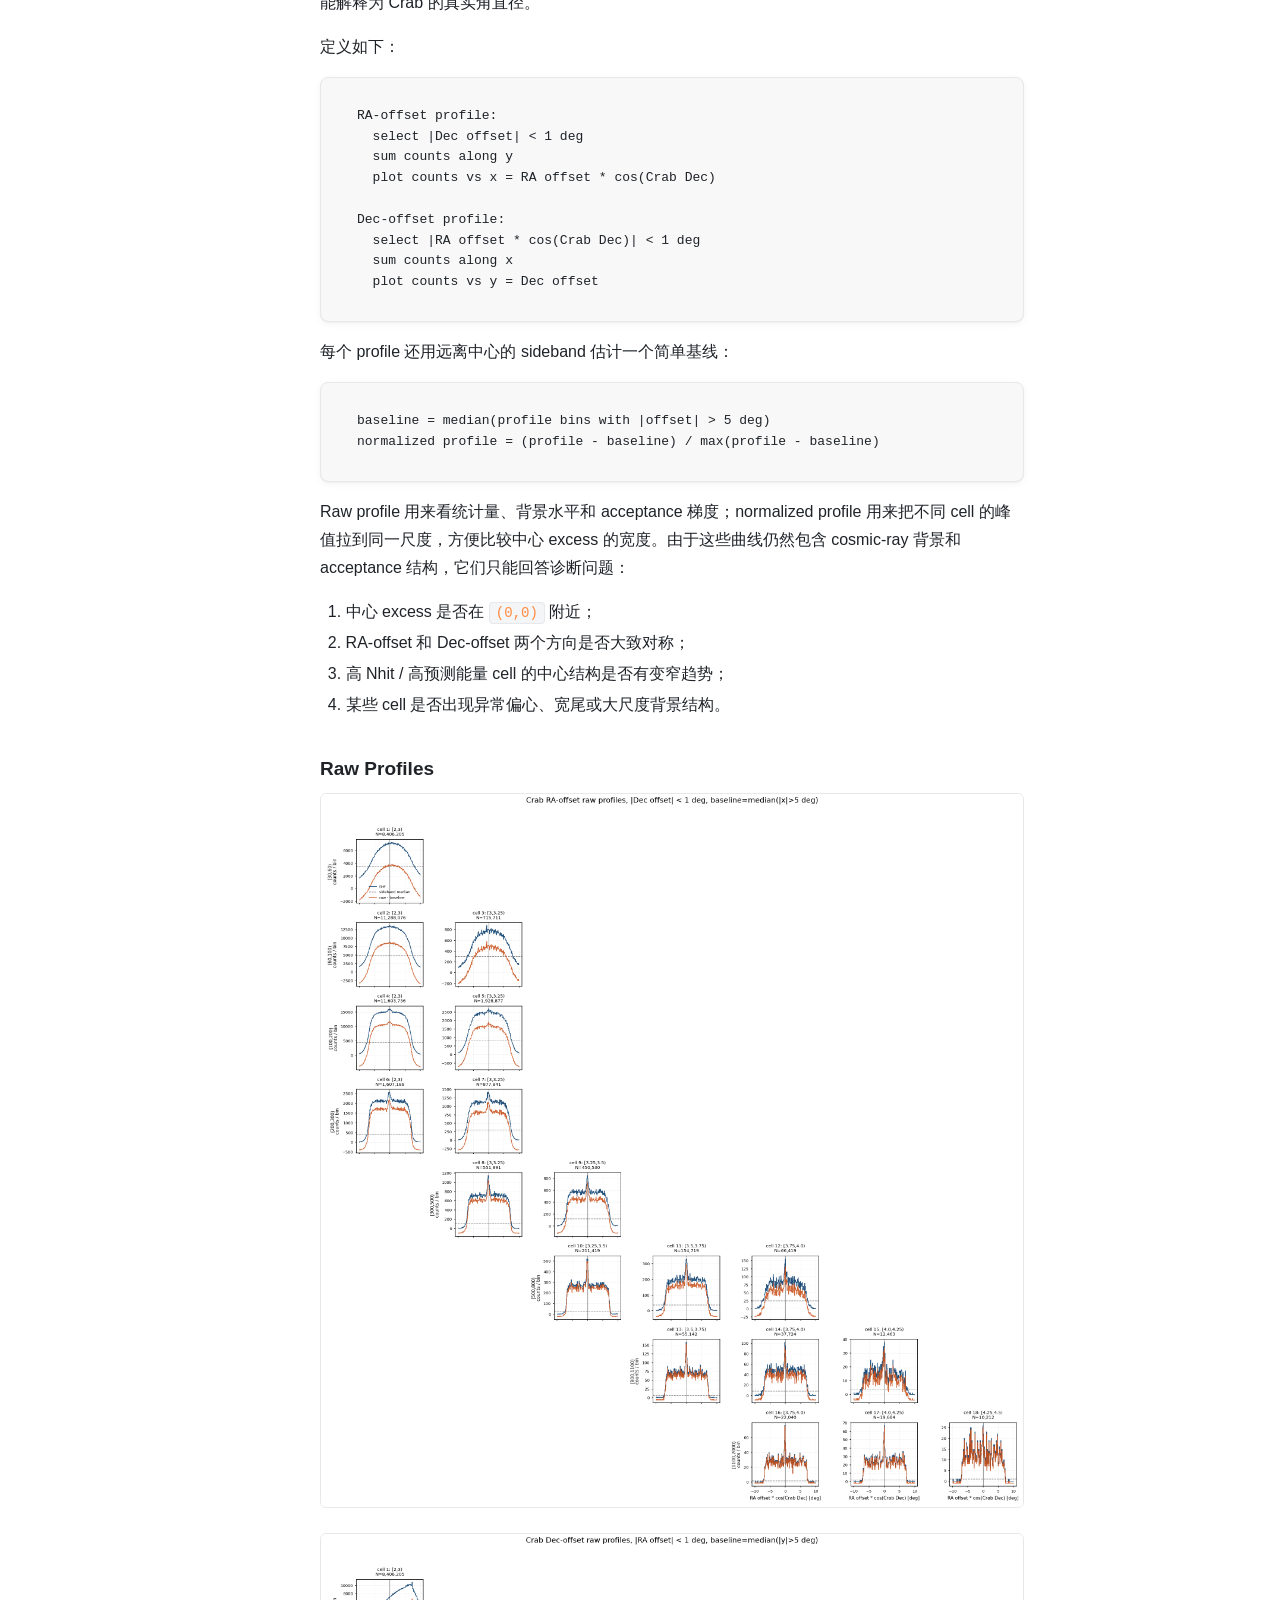
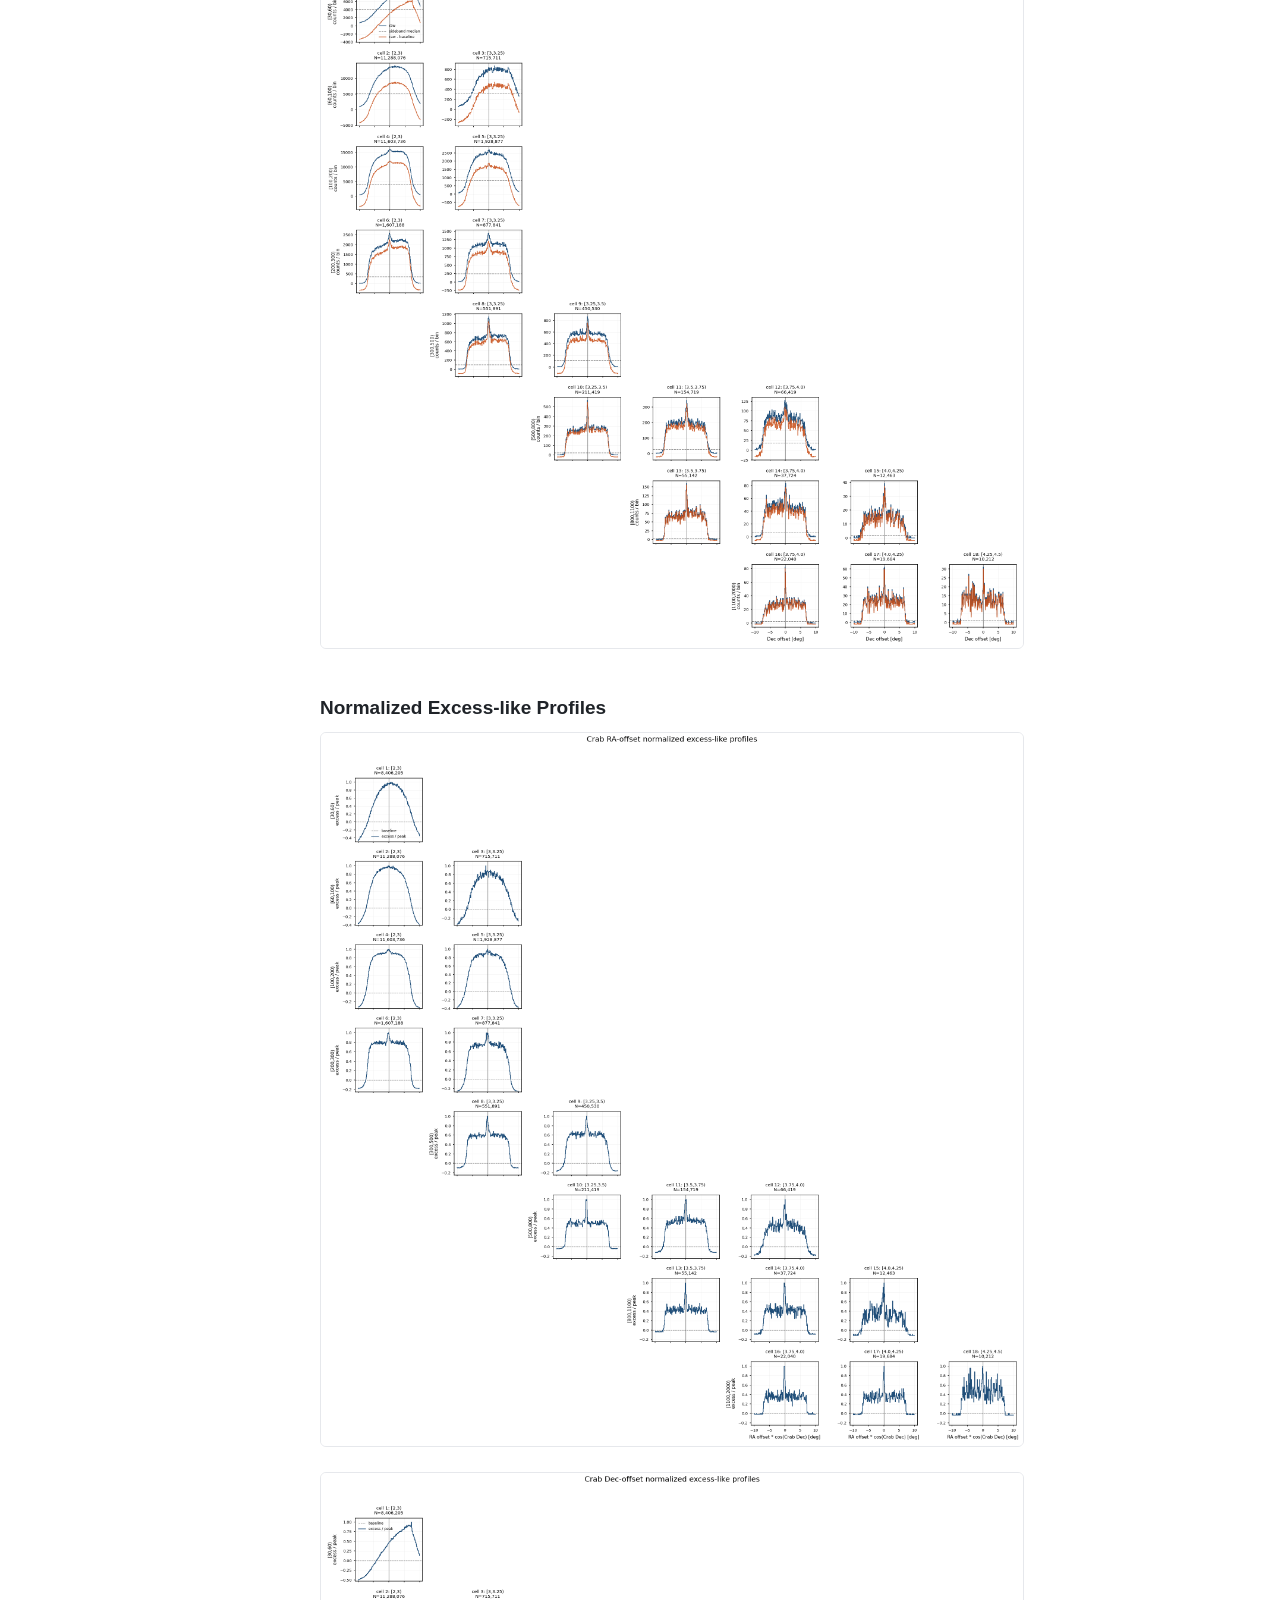
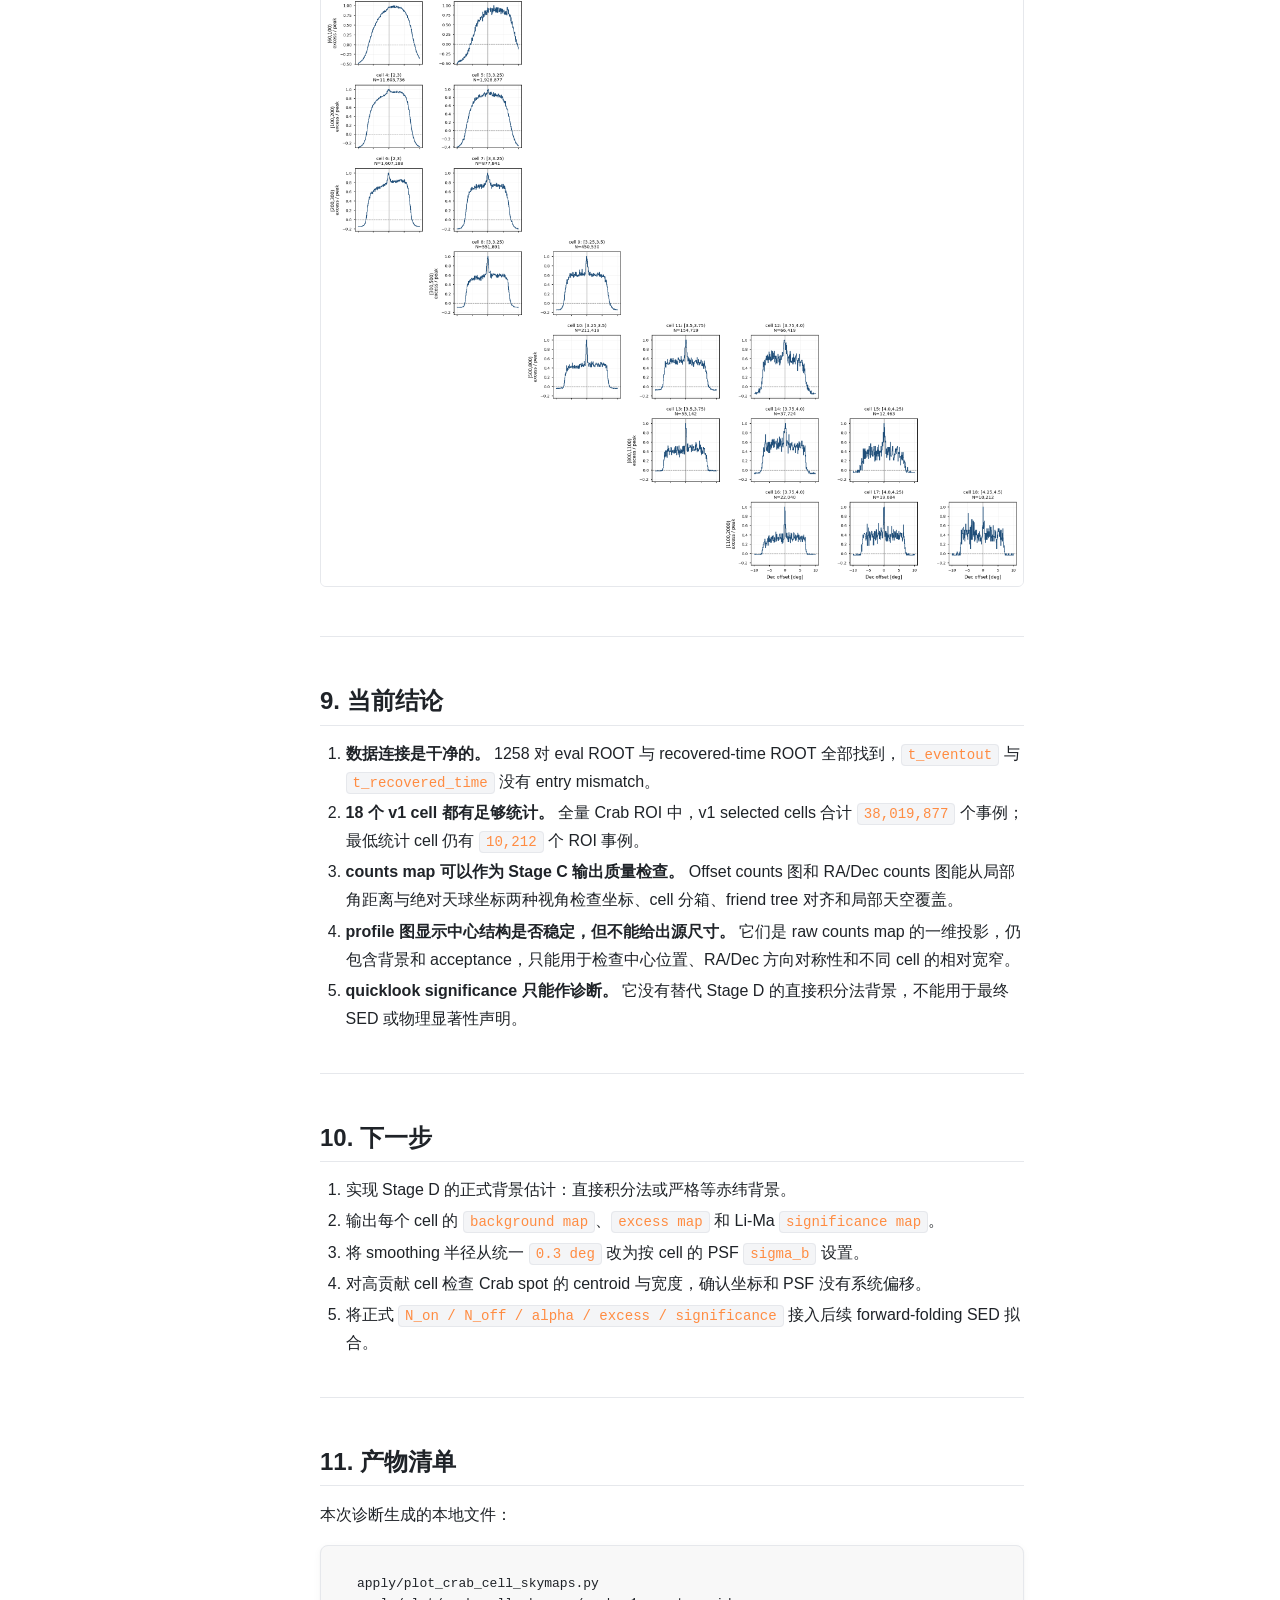
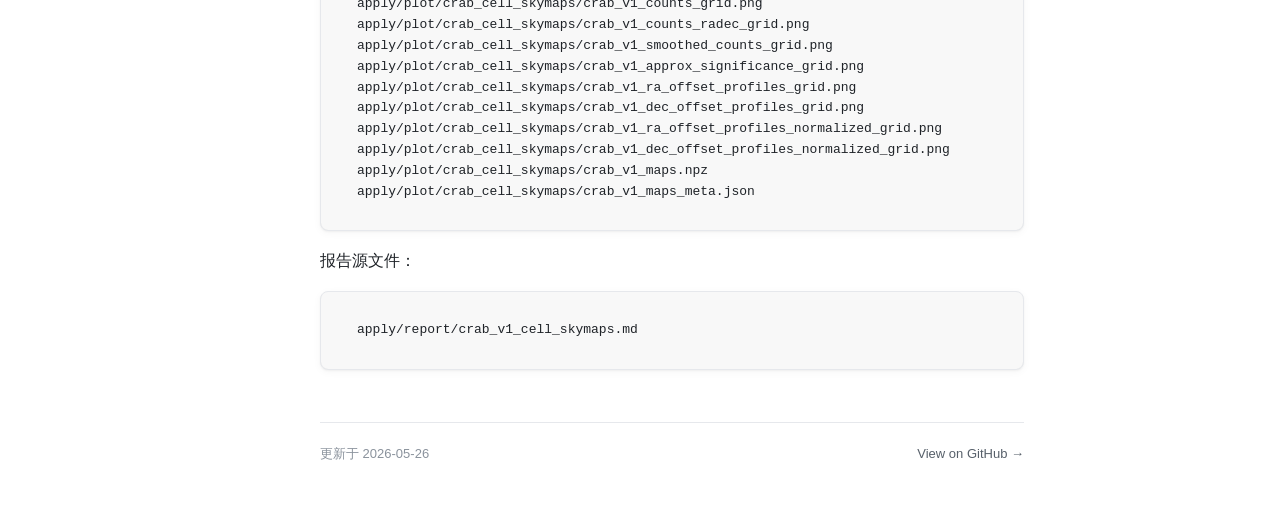
<file: crab-v1-cell-skymaps.html>
<!doctype html>
<html lang="zh-CN">
<head>
<meta charset="utf-8">
<meta name="viewport" content="width=device-width, initial-scale=1, viewport-fit=cover">
<title>Crab v1 Cell Sky Maps — 18 个 ML 能量 × Nhit 单元天图诊断 · any-reports</title>
<meta name="description" content="Crab v1 cell counts, RA/Dec, profile, and tightened sideband significance quicklook diagnostics.">
<link rel="stylesheet" href="assets/style.css">
<link rel="stylesheet" href="assets/highlight.css">
<link rel="icon" href="data:image/svg+xml,%3Csvg xmlns='http://www.w3.org/2000/svg' viewBox='0 0 16 16'%3E%3Ctext y='14' font-size='14'%3E%F0%9F%93%A6%3C/text%3E%3C/svg%3E">
</head>
<body>

<header class="topbar">
  <button class="topbar-toggle" aria-label="目录" onclick="document.querySelector('.sidebar').classList.toggle('open')">☰ 目录</button>
  <a class="topbar-brand" href="index.html">any-reports</a>
  <nav class="topbar-nav">
    <a href="index.html">Home</a>
    <a href="https://github.com/Pluto235/any-reports" target="_blank" rel="noopener">GitHub</a>
  </nav>
</header>

<div class="layout">

  <aside class="sidebar" id="sidebar">
    <p class="sidebar-title">📑 目录</p>
    <nav class="sidebar-nav">
      <ol><li><a href="#1-输入与选择">1. 输入与选择</a></li><li><a href="#2-投影与图像参数">2. 投影与图像参数</a></li><li><a href="#3-全量运行统计">3. 全量运行统计</a></li><li><a href="#4-counts-map">4. Counts Map</a></li><li><a href="#5-radec-counts-map">5. RA/Dec Counts Map</a></li><li><a href="#6-smoothed-counts-map">6. Smoothed Counts Map</a></li><li><a href="#7-approx-sideband-significance-quicklook">7. Approx Sideband Significance Quicklook</a></li><li><a href="#8-profile-diagnostics">8. Profile Diagnostics</a><ol><li><a href="#raw-profiles">Raw Profiles</a></li><li><a href="#normalized-excess-like-profiles">Normalized Excess-like Profiles</a></li></ol></li><li><a href="#9-当前结论">9. 当前结论</a></li><li><a href="#10-下一步">10. 下一步</a></li><li><a href="#11-产物清单">11. 产物清单</a></li></ol>
    </nav>
  </aside>

  <main class="content">
    <article>
      <h1 id="crab-v1-cell-sky-maps--18-个-ml-能量--nhit-单元天图诊断">Crab v1 Cell Sky Maps — 18 个 ML 能量 × Nhit 单元天图诊断<a class="headerlink" href="#crab-v1-cell-sky-maps--18-个-ml-能量--nhit-单元天图诊断" title="Permanent link">&para;</a></h1>
<p><strong>日期：</strong> 2026-05-23<br />
<strong>目标：</strong> 对 <code>apply/config/cell_selection_v1.csv</code> 中的 18 个 v1 <code>(Nhit, log10 E_pred)</code> cell，分别绘制 Crab 附近观测事例的局部天图，检查方向坐标、cell 分箱、观测规约和后续背景估计前的输入质量。</p>
<p>这是一组 Stage C/D/E 之间的诊断图。当前产物包括 counts map、smoothed counts map，以及一个用等赤纬 sideband 近似背景得到的 quicklook significance map。第三类图只用于快速看结构，不作为最终物理背景或 Li-Ma 显著性结果。</p>
<hr />
<h2 id="1-输入与选择">1. 输入与选择<a class="headerlink" href="#1-输入与选择" title="Permanent link">&para;</a></h2>
<p>本次运行使用全量 observation eval ROOT 与 recovered-time friend tree：</p>
<table>
<thead>
<tr>
<th>项目</th>
<th>数值 / 路径</th>
</tr>
</thead>
<tbody>
<tr>
<td>观测 eval ROOT</td>
<td><code>/mnt/mydisk/WCDA_observation_eval/&lt;MMDD&gt;/Esg*.root</code></td>
</tr>
<tr>
<td>recovered time ROOT</td>
<td><code>/mnt/mydisk/WCDA_observation_eval/recovered_time/&lt;MMDD&gt;/*.time.root</code></td>
</tr>
<tr>
<td>cell selection</td>
<td><code>apply/config/cell_selection_v1.csv</code></td>
</tr>
<tr>
<td>画图脚本</td>
<td><code>apply/plot_crab_cell_skymaps.py</code></td>
</tr>
<tr>
<td>输出目录</td>
<td><code>apply/plot/crab_cell_skymaps/</code></td>
</tr>
<tr>
<td>输入文件对</td>
<td>1258</td>
</tr>
<tr>
<td>entry 对齐方式</td>
<td>同名 ROOT 与 <code>.time.root</code> 按 entry 顺序对齐</td>
</tr>
<tr>
<td>missing time files</td>
<td>0</td>
</tr>
<tr>
<td>entry mismatch files</td>
<td>0</td>
</tr>
</tbody>
</table>
<p>事件选择：</p>
<div class="codehilite"><pre><span></span><code>match_status == 0
pincness &lt; 1.1
fitstat == 0
theta &lt; 50 deg
</code></pre></div>

<p>用于分 cell 的观测量：</p>
<div class="codehilite"><pre><span></span><code>nv
ml_logE_pred
ra_mean_deg
dec_mean_deg
</code></pre></div>

<p>Crab 坐标固定为：</p>
<div class="codehilite"><pre><span></span><code>RA  = 83.63 deg
Dec = 22.01 deg
</code></pre></div>

<hr />
<h2 id="2-投影与图像参数">2. 投影与图像参数<a class="headerlink" href="#2-投影与图像参数" title="Permanent link">&para;</a></h2>
<p>局部天图使用 Crab 中心附近的近似 tangent-plane offset：</p>
<div class="codehilite"><pre><span></span><code>x = wrap(ra_mean_deg - RA_Crab) * cos(Dec_Crab)
y = dec_mean_deg - Dec_Crab
</code></pre></div>

<p>其中 <code>(0,0)</code> 是 Crab 位置，<code>x/y</code> 近似表示相对 Crab 的东西 / 南北方向角距离，单位都是 degree。<code>wrap</code> 用来处理 RA 的 0/360 deg 回绕；虽然 Crab 位于 RA ≈ 83.63 deg，不靠近回绕点，脚本仍然做了这个保护。</p>
<p>这里乘 <code>cos(Dec_Crab)</code> 是因为 RA 是沿赤纬圈量到的角度：同样的 RA 差，在实际天空上的横向角距离要乘以该赤纬圈半径相对赤道的比例 <code>cos(dec)</code>。Crab 的 Dec ≈ 22.01 deg，因此：</p>
<div class="codehilite"><pre><span></span><code>1 deg RA at Crab Dec ≈ cos(22.01 deg) = 0.927 deg
</code></pre></div>

<p>所以 offset 图里的 <code>x</code> 更接近真实局部平面上的东西向角距离，而不是原始 RA 坐标差。这个近似在当前 10 deg half-width 的局部视场内足够作为诊断图使用。</p>
<p>默认图像参数：</p>
<table>
<thead>
<tr>
<th>参数</th>
<th style="text-align: right;">数值</th>
</tr>
</thead>
<tbody>
<tr>
<td>ROI half-width</td>
<td style="text-align: right;">10 deg</td>
</tr>
<tr>
<td>pixel size</td>
<td style="text-align: right;">0.1 deg</td>
</tr>
<tr>
<td>每个 cell map shape</td>
<td style="text-align: right;">200 × 200</td>
</tr>
<tr>
<td>smoothing sigma</td>
<td style="text-align: right;">0.3 deg</td>
</tr>
<tr>
<td>source exclusion radius for sideband quicklook</td>
<td style="text-align: right;">2.0 deg</td>
</tr>
<tr>
<td>sideband statistic</td>
<td style="text-align: right;">mean per Dec strip</td>
</tr>
<tr>
<td>quicklook sideband x range</td>
<td style="text-align: right;"><code>|RA offset * cos(Crab Dec)| &lt; 5 deg</code></td>
</tr>
<tr>
<td>RA/Dec counts RA range</td>
<td style="text-align: right;">72.8439 deg 到 94.4161 deg</td>
</tr>
<tr>
<td>RA/Dec counts Dec range</td>
<td style="text-align: right;">12.0100 deg 到 32.0100 deg</td>
</tr>
<tr>
<td>RA/Dec RA axis direction</td>
<td style="text-align: right;">RA 递增向右</td>
</tr>
</tbody>
</table>
<hr />
<h2 id="3-全量运行统计">3. 全量运行统计<a class="headerlink" href="#3-全量运行统计" title="Permanent link">&para;</a></h2>
<p>全量命令：</p>
<div class="codehilite"><pre><span></span><code>/home/server/anaconda3/envs/py310/bin/python<span class="w"> </span>apply/plot_crab_cell_skymaps.py<span class="w"> </span>--print-every<span class="w"> </span><span class="m">100</span>
</code></pre></div>

<p>总体统计：</p>
<table>
<thead>
<tr>
<th>指标</th>
<th style="text-align: right;">数值</th>
</tr>
</thead>
<tbody>
<tr>
<td>processed files</td>
<td style="text-align: right;">1258 / 1258</td>
</tr>
<tr>
<td>total entries seen</td>
<td style="text-align: right;">127,692,389</td>
</tr>
<tr>
<td>cut + match events</td>
<td style="text-align: right;">127,691,852</td>
</tr>
<tr>
<td>Crab 10 deg ROI events, all cells</td>
<td style="text-align: right;">45,502,526</td>
</tr>
<tr>
<td>Crab 10 deg ROI events, selected v1 cells</td>
<td style="text-align: right;">38,019,877</td>
</tr>
<tr>
<td>selected v1 cells / all ROI</td>
<td style="text-align: right;">83.56%</td>
</tr>
<tr>
<td>output map tensor shape</td>
<td style="text-align: right;">18 × 200 × 200</td>
</tr>
</tbody>
</table>
<p>每个 v1 cell 的事例数：</p>
<table>
<thead>
<tr>
<th style="text-align: right;">cell</th>
<th>Nhit bin</th>
<th>log10 E_pred bin</th>
<th style="text-align: right;">cut + match events</th>
<th style="text-align: right;">Crab ROI events</th>
</tr>
</thead>
<tbody>
<tr>
<td style="text-align: right;">1</td>
<td><code>[30,60)</code></td>
<td><code>[2,3)</code></td>
<td style="text-align: right;">24,516,301</td>
<td style="text-align: right;">8,406,205</td>
</tr>
<tr>
<td style="text-align: right;">2</td>
<td><code>[60,100)</code></td>
<td><code>[2,3)</code></td>
<td style="text-align: right;">30,974,777</td>
<td style="text-align: right;">11,288,076</td>
</tr>
<tr>
<td style="text-align: right;">3</td>
<td><code>[60,100)</code></td>
<td><code>[3,3.25)</code></td>
<td style="text-align: right;">2,297,063</td>
<td style="text-align: right;">715,711</td>
</tr>
<tr>
<td style="text-align: right;">4</td>
<td><code>[100,200)</code></td>
<td><code>[2,3)</code></td>
<td style="text-align: right;">30,297,474</td>
<td style="text-align: right;">11,603,736</td>
</tr>
<tr>
<td style="text-align: right;">5</td>
<td><code>[100,200)</code></td>
<td><code>[3,3.25)</code></td>
<td style="text-align: right;">5,575,540</td>
<td style="text-align: right;">1,928,877</td>
</tr>
<tr>
<td style="text-align: right;">6</td>
<td><code>[200,300)</code></td>
<td><code>[2,3)</code></td>
<td style="text-align: right;">4,025,524</td>
<td style="text-align: right;">1,607,188</td>
</tr>
<tr>
<td style="text-align: right;">7</td>
<td><code>[200,300)</code></td>
<td><code>[3,3.25)</code></td>
<td style="text-align: right;">2,376,396</td>
<td style="text-align: right;">877,841</td>
</tr>
<tr>
<td style="text-align: right;">8</td>
<td><code>[300,500)</code></td>
<td><code>[3,3.25)</code></td>
<td style="text-align: right;">1,400,831</td>
<td style="text-align: right;">551,891</td>
</tr>
<tr>
<td style="text-align: right;">9</td>
<td><code>[300,500)</code></td>
<td><code>[3.25,3.5)</code></td>
<td style="text-align: right;">1,230,287</td>
<td style="text-align: right;">450,530</td>
</tr>
<tr>
<td style="text-align: right;">10</td>
<td><code>[500,800)</code></td>
<td><code>[3.25,3.5)</code></td>
<td style="text-align: right;">532,506</td>
<td style="text-align: right;">211,419</td>
</tr>
<tr>
<td style="text-align: right;">11</td>
<td><code>[500,800)</code></td>
<td><code>[3.5,3.75)</code></td>
<td style="text-align: right;">424,891</td>
<td style="text-align: right;">154,719</td>
</tr>
<tr>
<td style="text-align: right;">12</td>
<td><code>[500,800)</code></td>
<td><code>[3.75,4.0)</code></td>
<td style="text-align: right;">200,583</td>
<td style="text-align: right;">66,419</td>
</tr>
<tr>
<td style="text-align: right;">13</td>
<td><code>[800,1100)</code></td>
<td><code>[3.5,3.75)</code></td>
<td style="text-align: right;">139,393</td>
<td style="text-align: right;">55,142</td>
</tr>
<tr>
<td style="text-align: right;">14</td>
<td><code>[800,1100)</code></td>
<td><code>[3.75,4.0)</code></td>
<td style="text-align: right;">102,608</td>
<td style="text-align: right;">37,724</td>
</tr>
<tr>
<td style="text-align: right;">15</td>
<td><code>[800,1100)</code></td>
<td><code>[4.0,4.25)</code></td>
<td style="text-align: right;">38,081</td>
<td style="text-align: right;">12,463</td>
</tr>
<tr>
<td style="text-align: right;">16</td>
<td><code>[1100,2000)</code></td>
<td><code>[3.75,4.0)</code></td>
<td style="text-align: right;">55,576</td>
<td style="text-align: right;">22,040</td>
</tr>
<tr>
<td style="text-align: right;">17</td>
<td><code>[1100,2000)</code></td>
<td><code>[4.0,4.25)</code></td>
<td style="text-align: right;">52,471</td>
<td style="text-align: right;">19,684</td>
</tr>
<tr>
<td style="text-align: right;">18</td>
<td><code>[1100,2000)</code></td>
<td><code>[4.25,4.5)</code></td>
<td style="text-align: right;">28,669</td>
<td style="text-align: right;">10,212</td>
</tr>
</tbody>
</table>
<p>最低统计 cell 仍有 <code>10,212</code> 个 Crab ROI 事例，因此 counts map 作为首版 sanity check 是可用的。</p>
<hr />
<h2 id="4-counts-map">4. Counts Map<a class="headerlink" href="#4-counts-map" title="Permanent link">&para;</a></h2>
<p>Counts map 只显示观测事例数：</p>
<div class="codehilite"><pre><span></span><code>N_data(x, y | cell b)
</code></pre></div>

<p>它的价值是检查：</p>
<ol>
<li>cell 分箱是否能稳定覆盖 Crab 附近观测数据；</li>
<li>RA/Dec 与 recovered-time friend tree 的 entry 对齐是否正常；</li>
<li>局部天空是否有明显空洞、条纹或坐标错位；</li>
<li>高 Nhit / 高预测能量 cell 是否仍有足够统计。</li>
</ol>
<p><img alt="Crab v1 cell counts map" src="assets/crab-v1-cell-skymaps/crab_v1_counts_grid.png" /></p>
<hr />
<h2 id="5-radec-counts-map">5. RA/Dec Counts Map<a class="headerlink" href="#5-radec-counts-map" title="Permanent link">&para;</a></h2>
<p>为了直接检查绝对天球坐标，本次新增了一张 RA/Dec counts grid。它和上面的 offset counts map 使用完全相同的事件选择、ROI mask 和 18 个 v1 cell 分箱，只是填图时直接使用：</p>
<div class="codehilite"><pre><span></span><code>x-axis = ra_mean_deg
y-axis = dec_mean_deg
</code></pre></div>

<p>图像范围对应当前 Crab ROI：</p>
<div class="codehilite"><pre><span></span><code>RA  = RA_Crab ± half_width_deg / cos(Dec_Crab)
Dec = Dec_Crab ± half_width_deg
</code></pre></div>

<p>即 RA ≈ <code>[72.8439, 94.4161] deg</code>，Dec ≈ <code>[12.0100, 32.0100] deg</code>。每个 panel 中黑色 <code>+</code> 标记 Crab 位置 <code>(83.63, 22.01)</code>。</p>
<p>这张图采用普通数学坐标方向：<strong>RA 递增向右</strong>。这和 offset counts map 的 <code>x</code> 轴方向保持一致，便于逐 panel 对照；它没有采用部分天文图常见的 RA 递减向右画法。</p>
<p>两类图的用途不同：</p>
<ul>
<li>offset 图适合看源区、PSF、centroid 偏移，以及按角距离定义源区 / 背景区半径。</li>
<li>RA/Dec 图适合直观看绝对天球坐标，确认事件是否落在预期 RA/Dec 范围，并检查坐标恢复是否有明显错位。</li>
</ul>
<p><img alt="Crab v1 cell RA/Dec counts map" src="assets/crab-v1-cell-skymaps/crab_v1_counts_radec_grid.png" /></p>
<hr />
<h2 id="6-smoothed-counts-map">6. Smoothed Counts Map<a class="headerlink" href="#6-smoothed-counts-map" title="Permanent link">&para;</a></h2>
<p>Smoothed counts map 对每个 cell 的 counts map 做 <code>sigma = 0.3 deg</code> 的 Gaussian smoothing。这个版本主要用于肉眼检查局部结构和潜在源点，不改变原始 counts map 的定义。</p>
<p><img alt="Crab v1 cell smoothed counts map" src="assets/crab-v1-cell-skymaps/crab_v1_smoothed_counts_grid.png" /></p>
<hr />
<h2 id="7-approx-sideband-significance-quicklook">7. Approx Sideband Significance Quicklook<a class="headerlink" href="#7-approx-sideband-significance-quicklook" title="Permanent link">&para;</a></h2>
<p>第三张图使用一个非常简单的等赤纬 sideband 近似背景：</p>
<ol>
<li>对每个 cell 和每个 Dec strip，排除 Crab 中心 <code>2 deg</code> 内区域；</li>
<li>只使用同一 strip 中 <code>r &gt;= 2 deg</code> 且 <code>|RA offset * cos(Crab Dec)| &lt; 5 deg</code> 的 RA-offset bins；</li>
<li>对这些 bins 取 mean 作为该 Dec strip 的局部背景水平；</li>
<li>不使用 <code>|RA offset * cos(Crab Dec)| &gt;= 5 deg</code> 的 ROI 边缘区域，因为 raw RA-offset profile 显示这些区域更容易受边缘覆盖和 acceptance 结构影响；</li>
<li>对 counts 和 background 都做 <code>0.3 deg</code> smoothing；</li>
<li>计算：</li>
</ol>
<div class="codehilite"><pre><span></span><code>approx_sigma = (smoothed_counts - smoothed_background) / sqrt(smoothed_background)
</code></pre></div>

<p>这不是直接积分法背景，也不是 Li-Ma significance。它只用于快速诊断源区是否在高贡献 cell 中冒出来，以及是否存在大尺度结构或明显 acceptance 问题。</p>
<p><img alt="Crab v1 cell approx significance quicklook" src="assets/crab-v1-cell-skymaps/crab_v1_approx_significance_grid.png" /></p>
<hr />
<h2 id="8-profile-diagnostics">8. Profile Diagnostics<a class="headerlink" href="#8-profile-diagnostics" title="Permanent link">&para;</a></h2>
<p>为了更直接地检查中心亮斑在东西 / 南北两个方向上的宽度，本次从 raw counts map 额外投影出一组一维 profile。它们仍然是 <strong>raw counts 诊断图</strong>，没有做正式背景模型或 acceptance 校正，因此不能解释为 Crab 的真实角直径。</p>
<p>定义如下：</p>
<div class="codehilite"><pre><span></span><code>RA-offset profile:
  select |Dec offset| &lt; 1 deg
  sum counts along y
  plot counts vs x = RA offset * cos(Crab Dec)

Dec-offset profile:
  select |RA offset * cos(Crab Dec)| &lt; 1 deg
  sum counts along x
  plot counts vs y = Dec offset
</code></pre></div>

<p>每个 profile 还用远离中心的 sideband 估计一个简单基线：</p>
<div class="codehilite"><pre><span></span><code>baseline = median(profile bins with |offset| &gt; 5 deg)
normalized profile = (profile - baseline) / max(profile - baseline)
</code></pre></div>

<p>Raw profile 用来看统计量、背景水平和 acceptance 梯度；normalized profile 用来把不同 cell 的峰值拉到同一尺度，方便比较中心 excess 的宽度。由于这些曲线仍然包含 cosmic-ray 背景和 acceptance 结构，它们只能回答诊断问题：</p>
<ol>
<li>中心 excess 是否在 <code>(0,0)</code> 附近；</li>
<li>RA-offset 和 Dec-offset 两个方向是否大致对称；</li>
<li>高 Nhit / 高预测能量 cell 的中心结构是否有变窄趋势；</li>
<li>某些 cell 是否出现异常偏心、宽尾或大尺度背景结构。</li>
</ol>
<h3 id="raw-profiles">Raw Profiles<a class="headerlink" href="#raw-profiles" title="Permanent link">&para;</a></h3>
<p><img alt="Crab v1 RA-offset raw profiles" src="assets/crab-v1-cell-skymaps/crab_v1_ra_offset_profiles_grid.png" /></p>
<p><img alt="Crab v1 Dec-offset raw profiles" src="assets/crab-v1-cell-skymaps/crab_v1_dec_offset_profiles_grid.png" /></p>
<h3 id="normalized-excess-like-profiles">Normalized Excess-like Profiles<a class="headerlink" href="#normalized-excess-like-profiles" title="Permanent link">&para;</a></h3>
<p><img alt="Crab v1 RA-offset normalized profiles" src="assets/crab-v1-cell-skymaps/crab_v1_ra_offset_profiles_normalized_grid.png" /></p>
<p><img alt="Crab v1 Dec-offset normalized profiles" src="assets/crab-v1-cell-skymaps/crab_v1_dec_offset_profiles_normalized_grid.png" /></p>
<hr />
<h2 id="9-当前结论">9. 当前结论<a class="headerlink" href="#9-当前结论" title="Permanent link">&para;</a></h2>
<ol>
<li><strong>数据连接是干净的。</strong> 1258 对 eval ROOT 与 recovered-time ROOT 全部找到，<code>t_eventout</code> 与 <code>t_recovered_time</code> 没有 entry mismatch。</li>
<li><strong>18 个 v1 cell 都有足够统计。</strong> 全量 Crab ROI 中，v1 selected cells 合计 <code>38,019,877</code> 个事例；最低统计 cell 仍有 <code>10,212</code> 个 ROI 事例。</li>
<li><strong>counts map 可以作为 Stage C 输出质量检查。</strong> Offset counts 图和 RA/Dec counts 图能从局部角距离与绝对天球坐标两种视角检查坐标、cell 分箱、friend tree 对齐和局部天空覆盖。</li>
<li><strong>profile 图显示中心结构是否稳定，但不能给出源尺寸。</strong> 它们是 raw counts map 的一维投影，仍包含背景和 acceptance，只能用于检查中心位置、RA/Dec 方向对称性和不同 cell 的相对宽窄。</li>
<li><strong>quicklook significance 只能作诊断。</strong> 它没有替代 Stage D 的直接积分法背景，不能用于最终 SED 或物理显著性声明。</li>
</ol>
<hr />
<h2 id="10-下一步">10. 下一步<a class="headerlink" href="#10-下一步" title="Permanent link">&para;</a></h2>
<ol>
<li>实现 Stage D 的正式背景估计：直接积分法或严格等赤纬背景。</li>
<li>输出每个 cell 的 <code>background map</code>、<code>excess map</code> 和 Li-Ma <code>significance map</code>。</li>
<li>将 smoothing 半径从统一 <code>0.3 deg</code> 改为按 cell 的 PSF <code>sigma_b</code> 设置。</li>
<li>对高贡献 cell 检查 Crab spot 的 centroid 与宽度，确认坐标和 PSF 没有系统偏移。</li>
<li>将正式 <code>N_on / N_off / alpha / excess / significance</code> 接入后续 forward-folding SED 拟合。</li>
</ol>
<hr />
<h2 id="11-产物清单">11. 产物清单<a class="headerlink" href="#11-产物清单" title="Permanent link">&para;</a></h2>
<p>本次诊断生成的本地文件：</p>
<div class="codehilite"><pre><span></span><code>apply/plot_crab_cell_skymaps.py
apply/plot/crab_cell_skymaps/crab_v1_counts_grid.png
apply/plot/crab_cell_skymaps/crab_v1_counts_radec_grid.png
apply/plot/crab_cell_skymaps/crab_v1_smoothed_counts_grid.png
apply/plot/crab_cell_skymaps/crab_v1_approx_significance_grid.png
apply/plot/crab_cell_skymaps/crab_v1_ra_offset_profiles_grid.png
apply/plot/crab_cell_skymaps/crab_v1_dec_offset_profiles_grid.png
apply/plot/crab_cell_skymaps/crab_v1_ra_offset_profiles_normalized_grid.png
apply/plot/crab_cell_skymaps/crab_v1_dec_offset_profiles_normalized_grid.png
apply/plot/crab_cell_skymaps/crab_v1_maps.npz
apply/plot/crab_cell_skymaps/crab_v1_maps_meta.json
</code></pre></div>

<p>报告源文件：</p>
<div class="codehilite"><pre><span></span><code>apply/report/crab_v1_cell_skymaps.md
</code></pre></div>
    </article>
    <footer class="page-footer">
      <span>更新于 2026-05-26</span>
      <a href="https://github.com/Pluto235/any-reports" target="_blank" rel="noopener">View on GitHub →</a>
    </footer>
  </main>

  <aside class="anchors" id="anchors">
    <p class="anchors-title">本页章节</p>
    <ul>
      <li><a href="#1-输入与选择">1. 输入与选择</a></li><li><a href="#2-投影与图像参数">2. 投影与图像参数</a></li><li><a href="#3-全量运行统计">3. 全量运行统计</a></li><li><a href="#4-counts-map">4. Counts Map</a></li><li><a href="#5-radec-counts-map">5. RA/Dec Counts Map</a></li><li><a href="#6-smoothed-counts-map">6. Smoothed Counts Map</a></li><li><a href="#7-approx-sideband-significance-quicklook">7. Approx Sideband Significance Quicklook</a></li><li><a href="#8-profile-diagnostics">8. Profile Diagnostics</a></li><li><a href="#9-当前结论">9. 当前结论</a></li><li><a href="#10-下一步">10. 下一步</a></li><li><a href="#11-产物清单">11. 产物清单</a></li>
    </ul>
  </aside>

</div>

<script>
// Scroll-spy：高亮当前可视区的章节
(function () {
  const navLinks = document.querySelectorAll('.sidebar-nav a, .anchors a');
  if (!navLinks.length) return;

  const idToLinks = new Map();
  navLinks.forEach(a => {
    const id = decodeURIComponent((a.getAttribute('href') || '').replace(/^#/, ''));
    if (!id) return;
    if (!idToLinks.has(id)) idToLinks.set(id, []);
    idToLinks.get(id).push(a);
  });

  const headings = Array.from(document.querySelectorAll('.content h1, .content h2, .content h3, .content h4'))
    .filter(h => h.id && idToLinks.has(h.id));
  if (!headings.length) return;

  let current = null;
  function setActive(id) {
    if (current === id) return;
    if (current && idToLinks.has(current)) {
      idToLinks.get(current).forEach(a => a.classList.remove('active'));
    }
    current = id;
    if (id && idToLinks.has(id)) {
      idToLinks.get(id).forEach(a => {
        a.classList.add('active');
        // 滚动到 nav 中可视区
        const sb = a.closest('.sidebar, .anchors');
        if (sb) {
          const ar = a.getBoundingClientRect();
          const sr = sb.getBoundingClientRect();
          if (ar.top < sr.top || ar.bottom > sr.bottom) {
            a.scrollIntoView({ block: 'nearest' });
          }
        }
      });
    }
  }

  function update() {
    const offset = 80;
    let active = headings[0].id;
    for (const h of headings) {
      if (h.getBoundingClientRect().top - offset <= 0) {
        active = h.id;
      } else {
        break;
      }
    }
    setActive(active);
  }

  window.addEventListener('scroll', update, { passive: true });
  window.addEventListener('hashchange', update);
  update();

  // 移动端：点 nav 后关掉抽屉
  document.querySelectorAll('.sidebar-nav a').forEach(a => {
    a.addEventListener('click', () => {
      document.querySelector('.sidebar')?.classList.remove('open');
    });
  });
})();
</script>

</body>
</html>
</file>
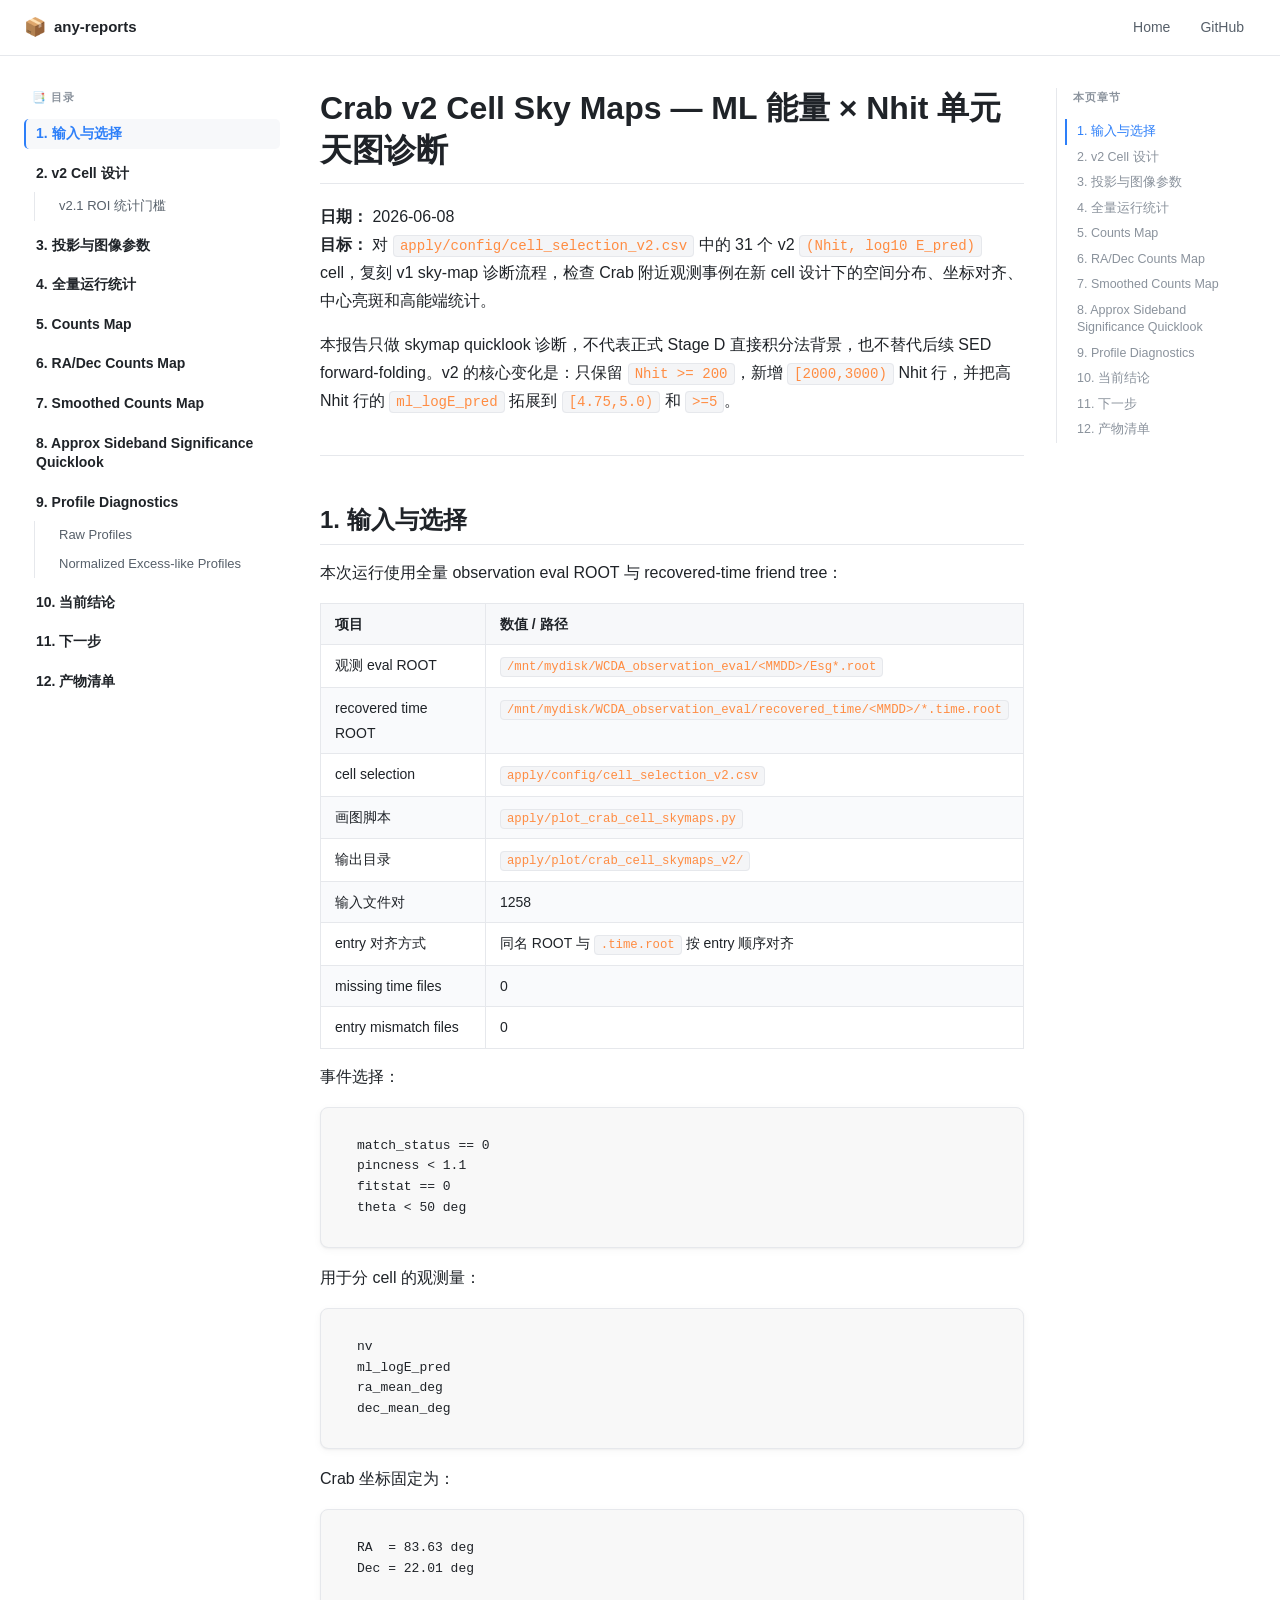
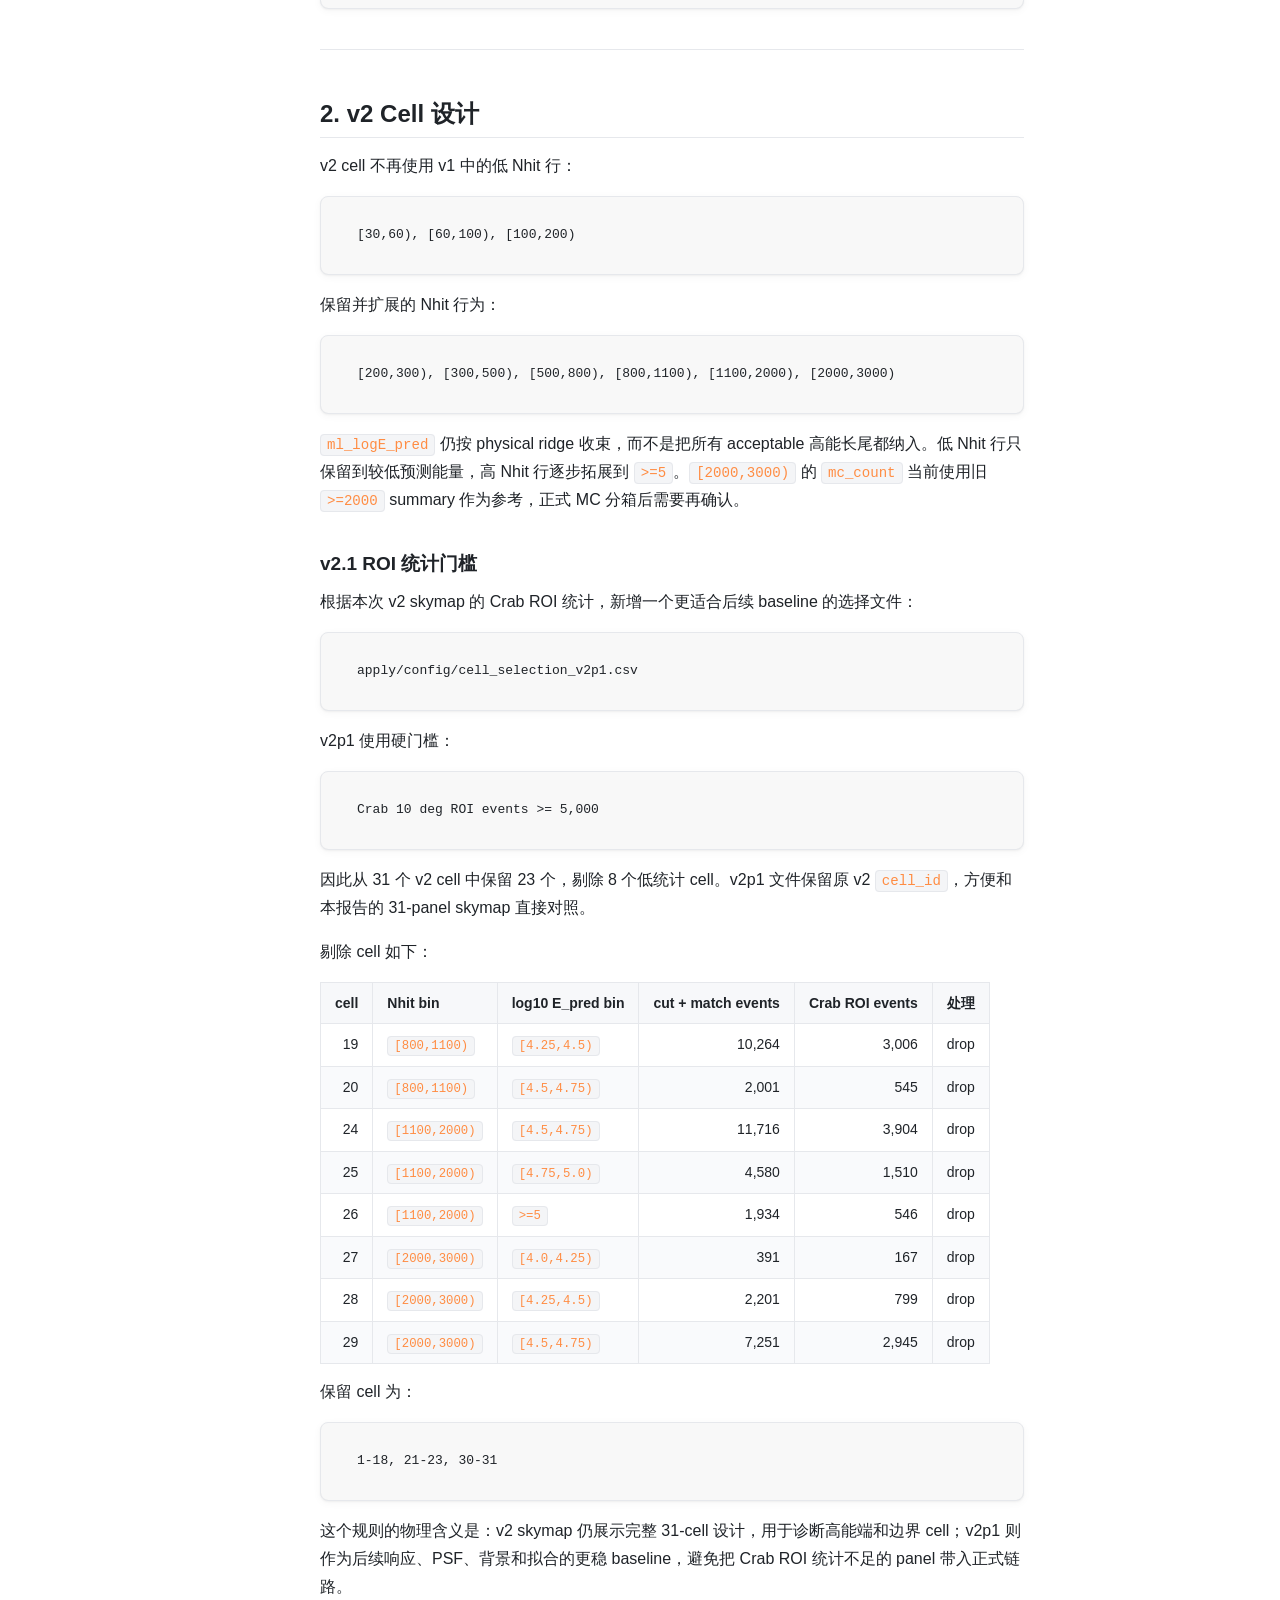
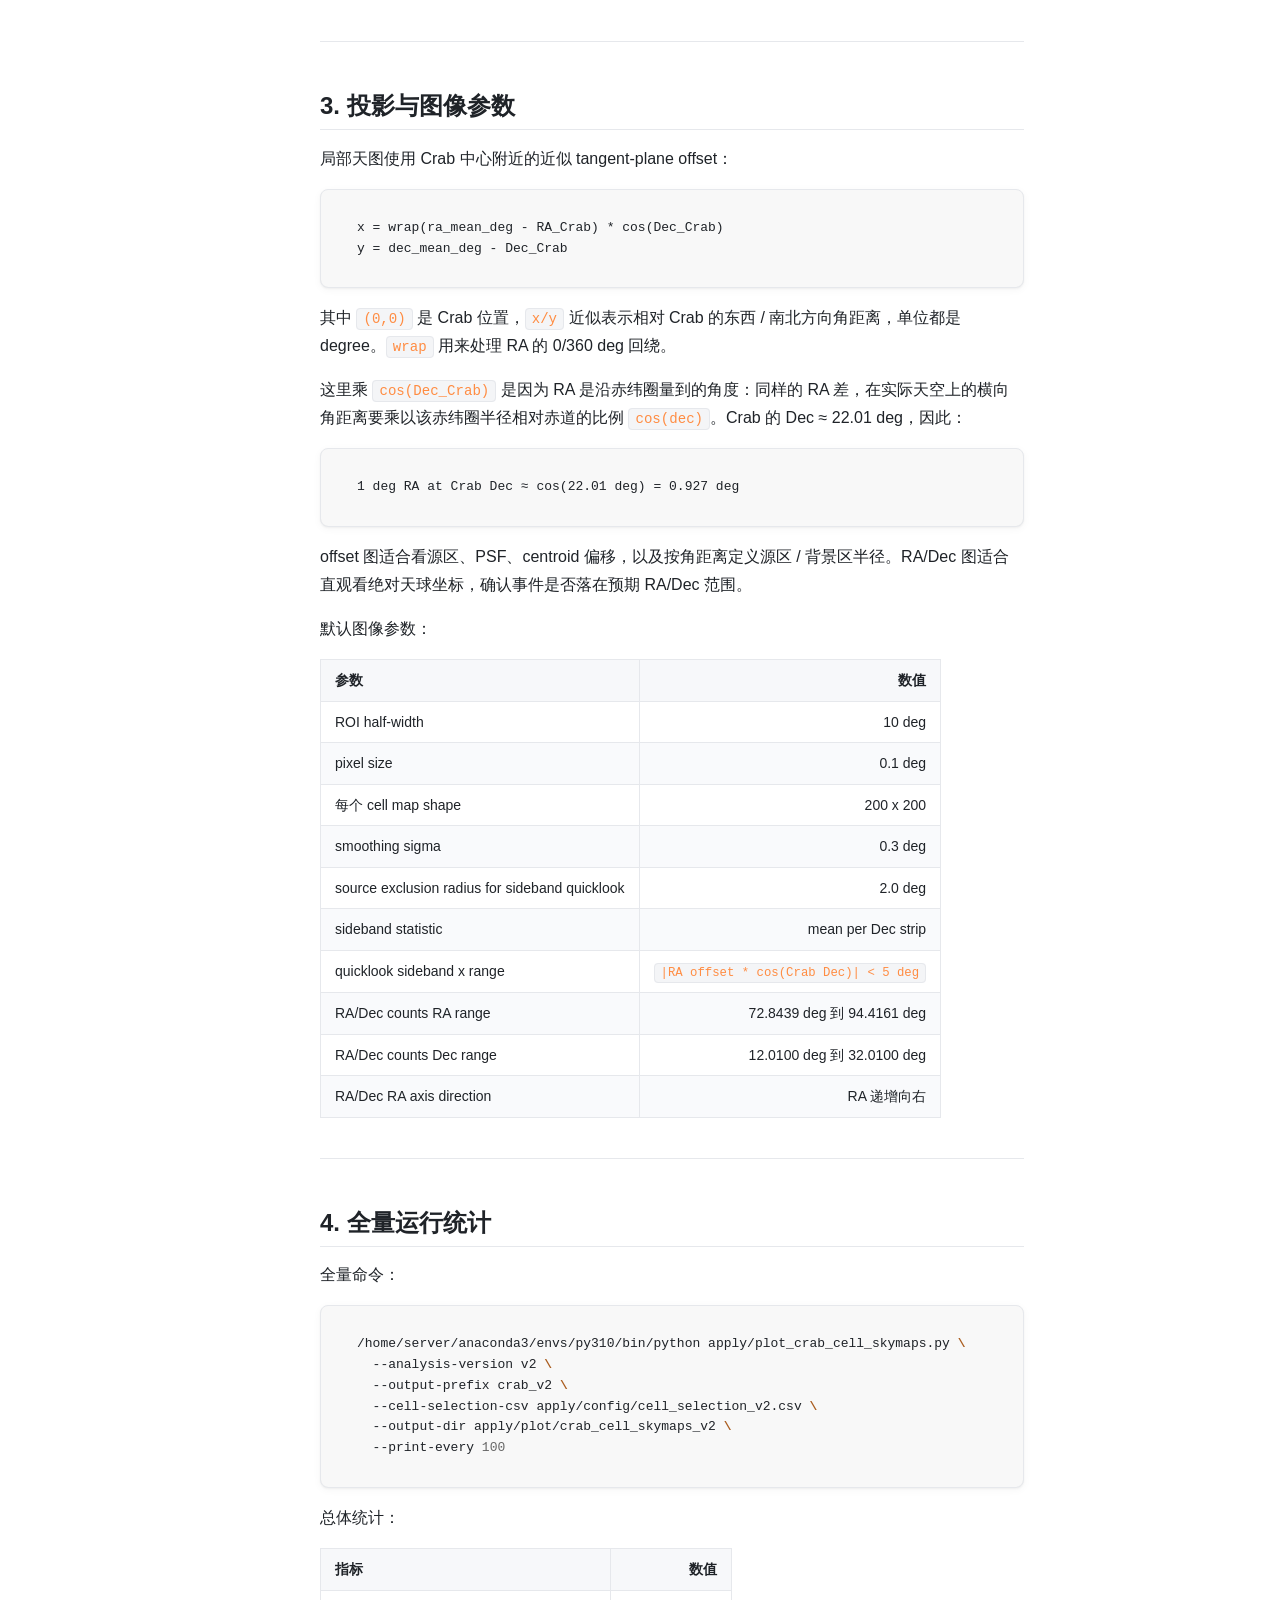
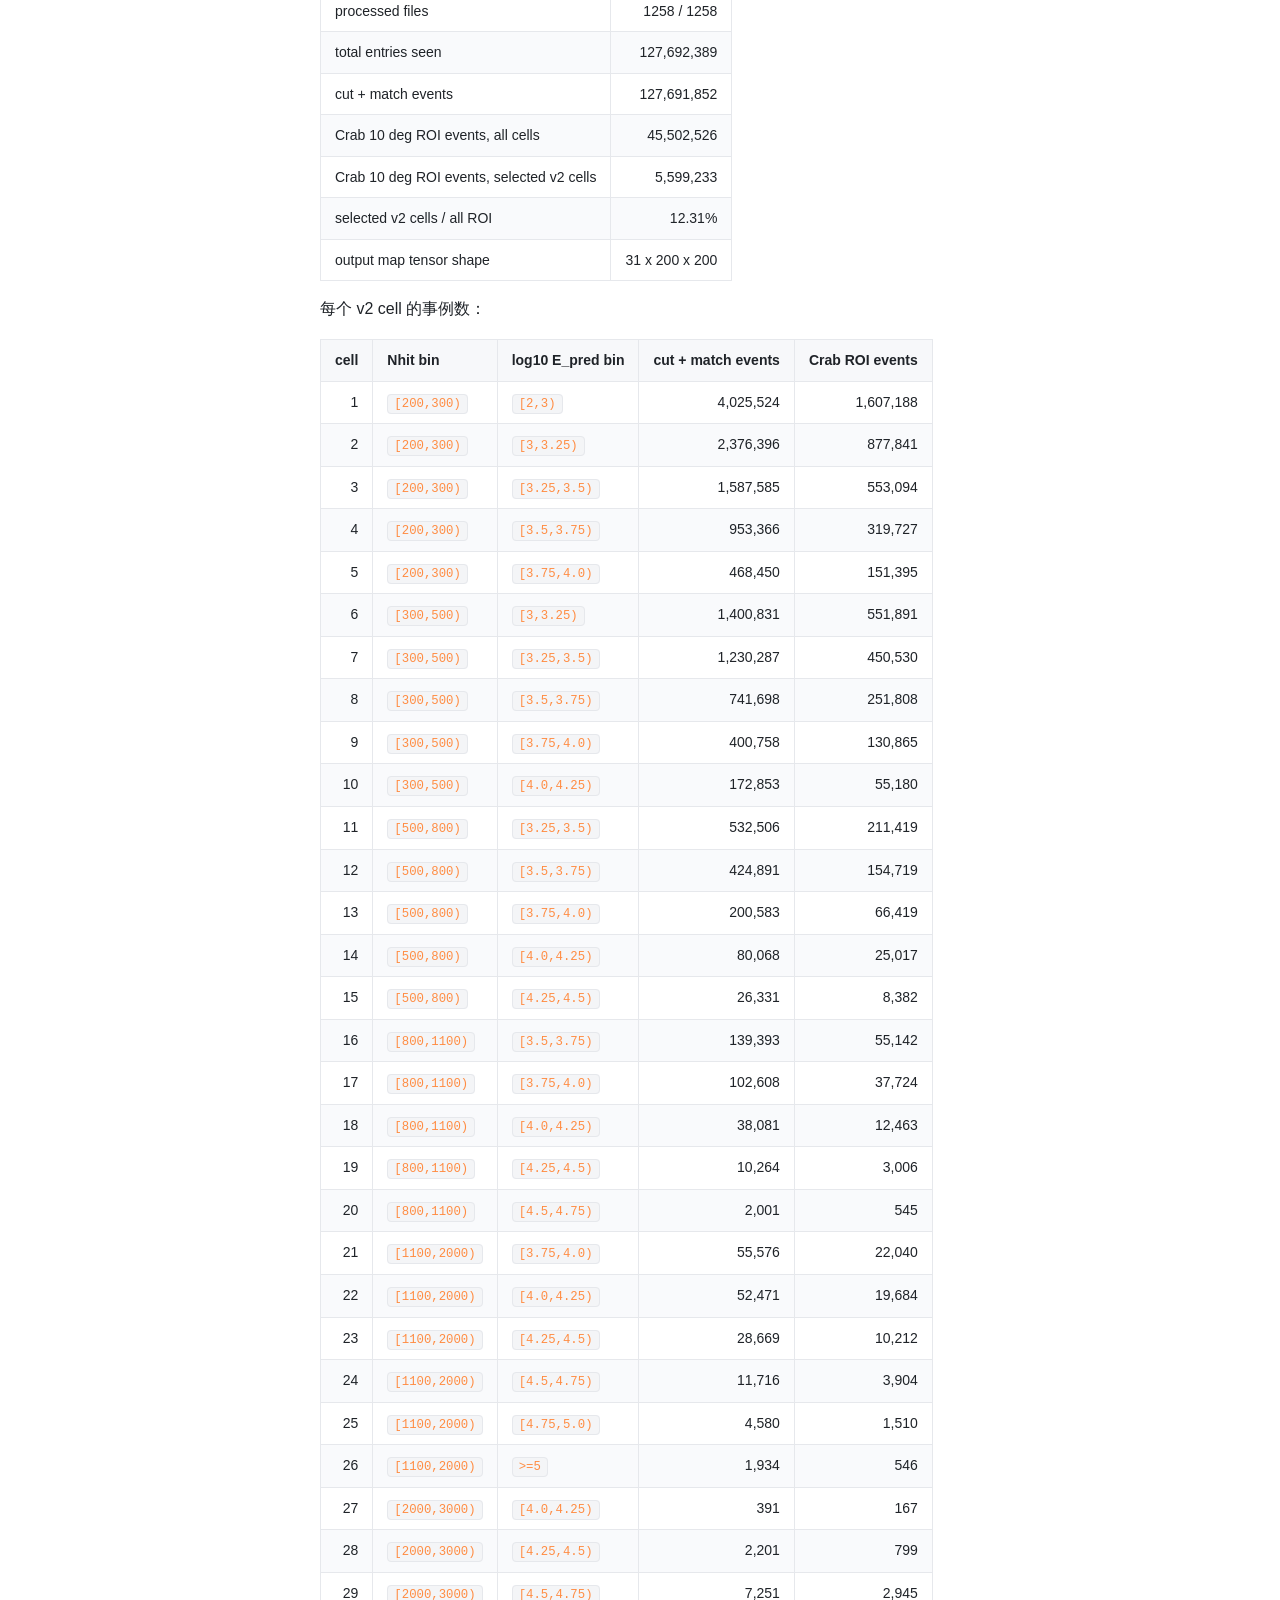
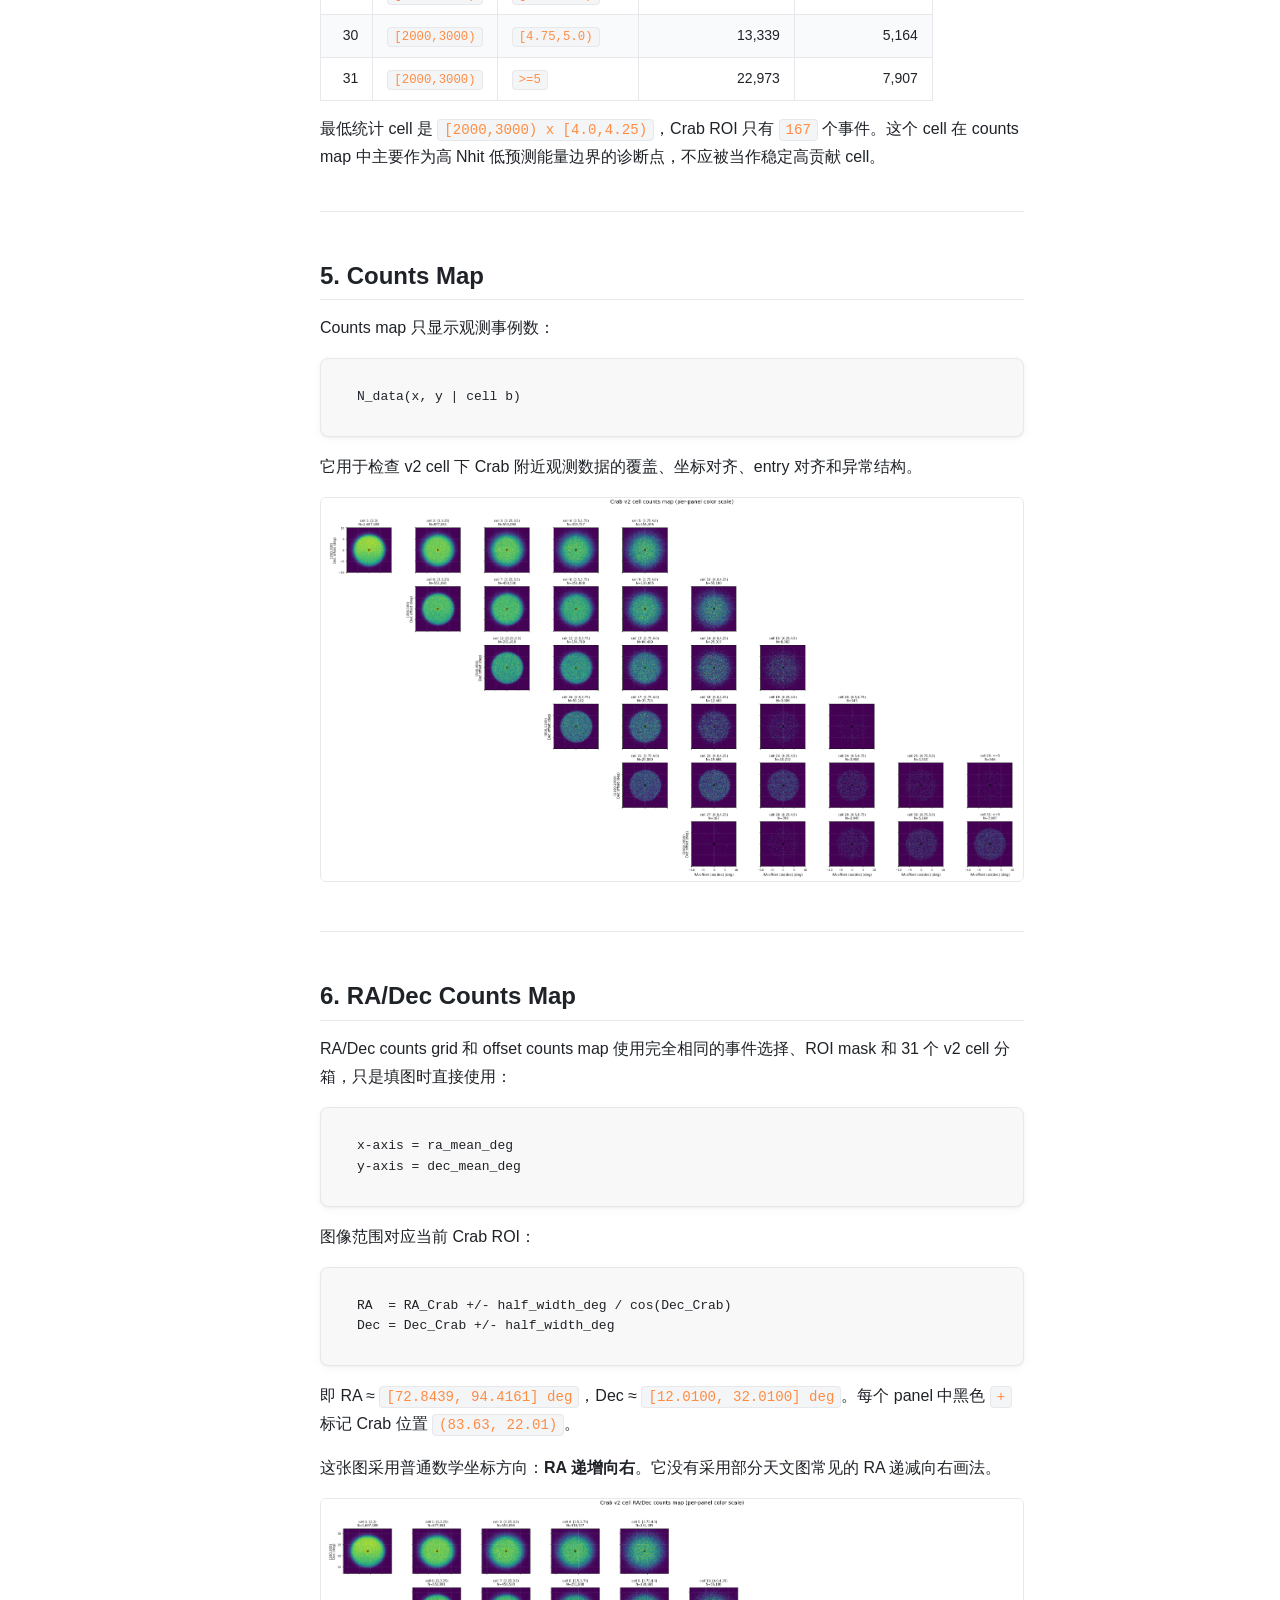
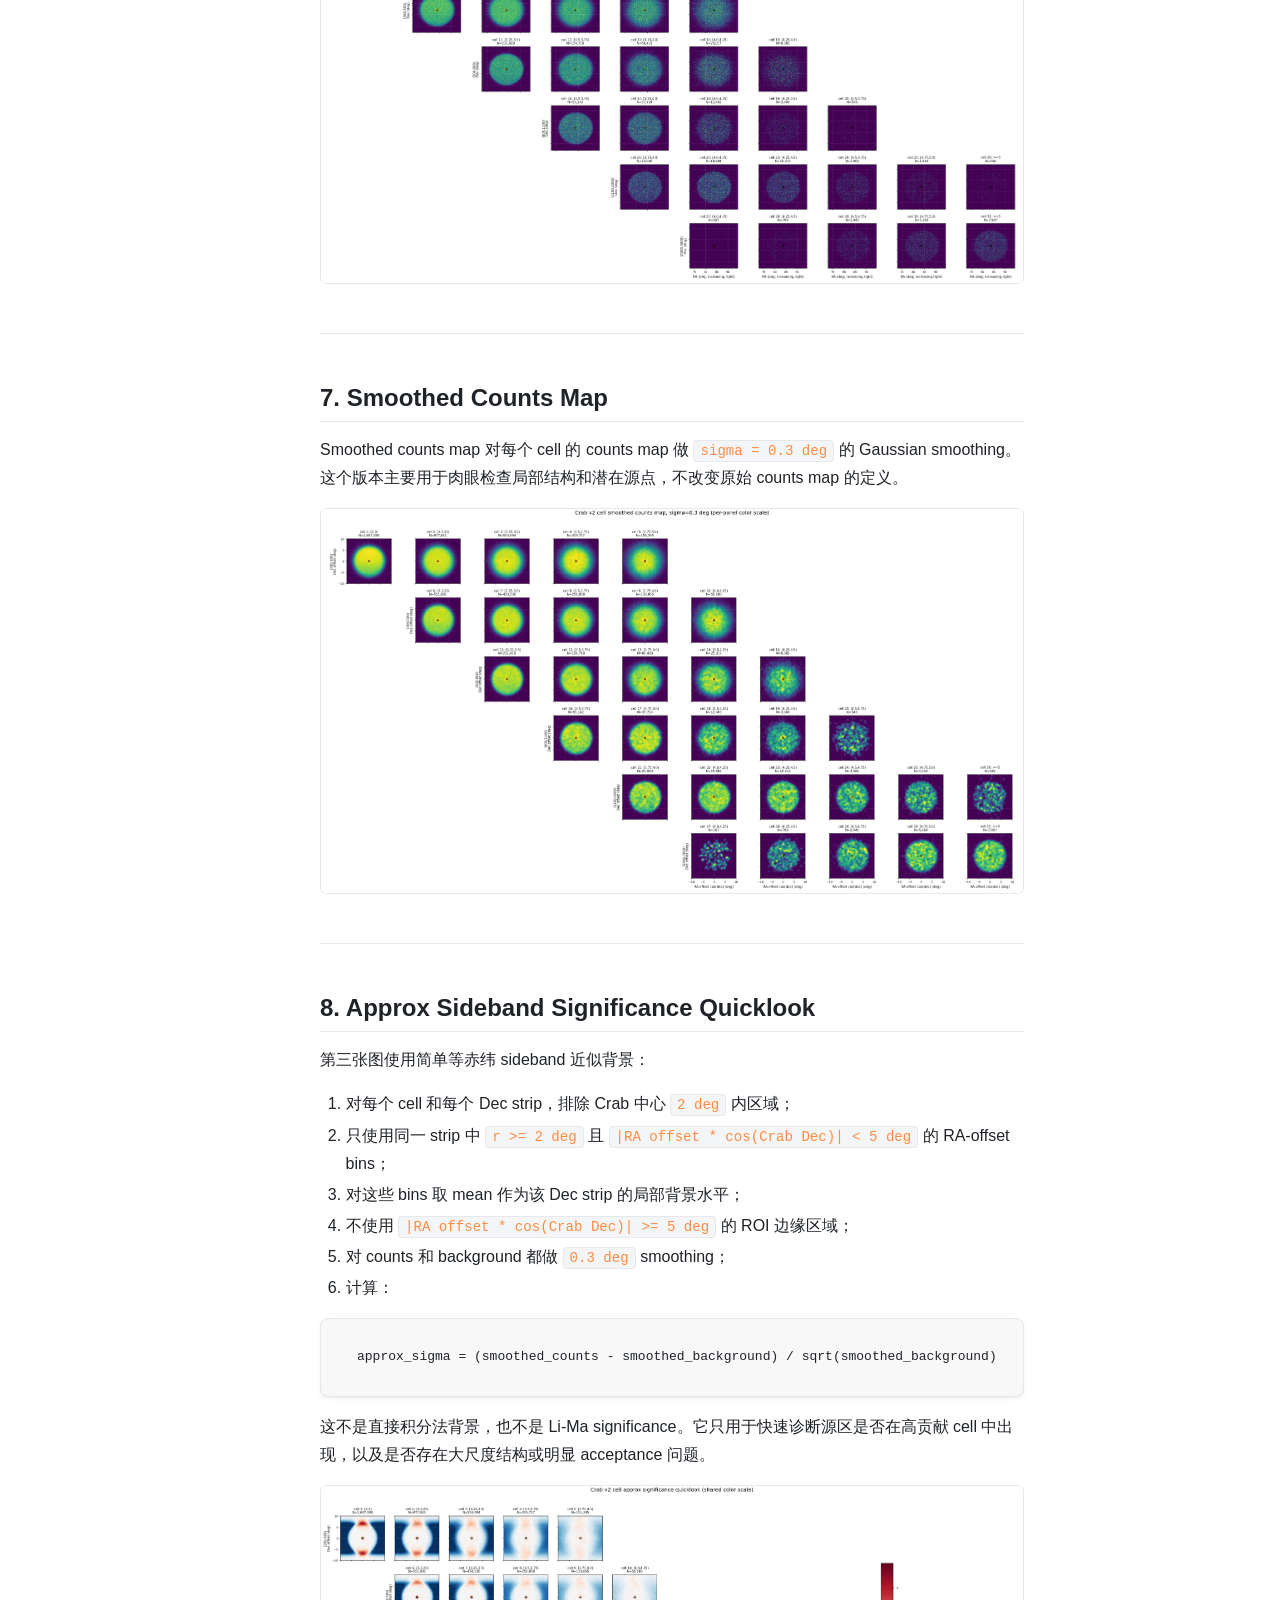
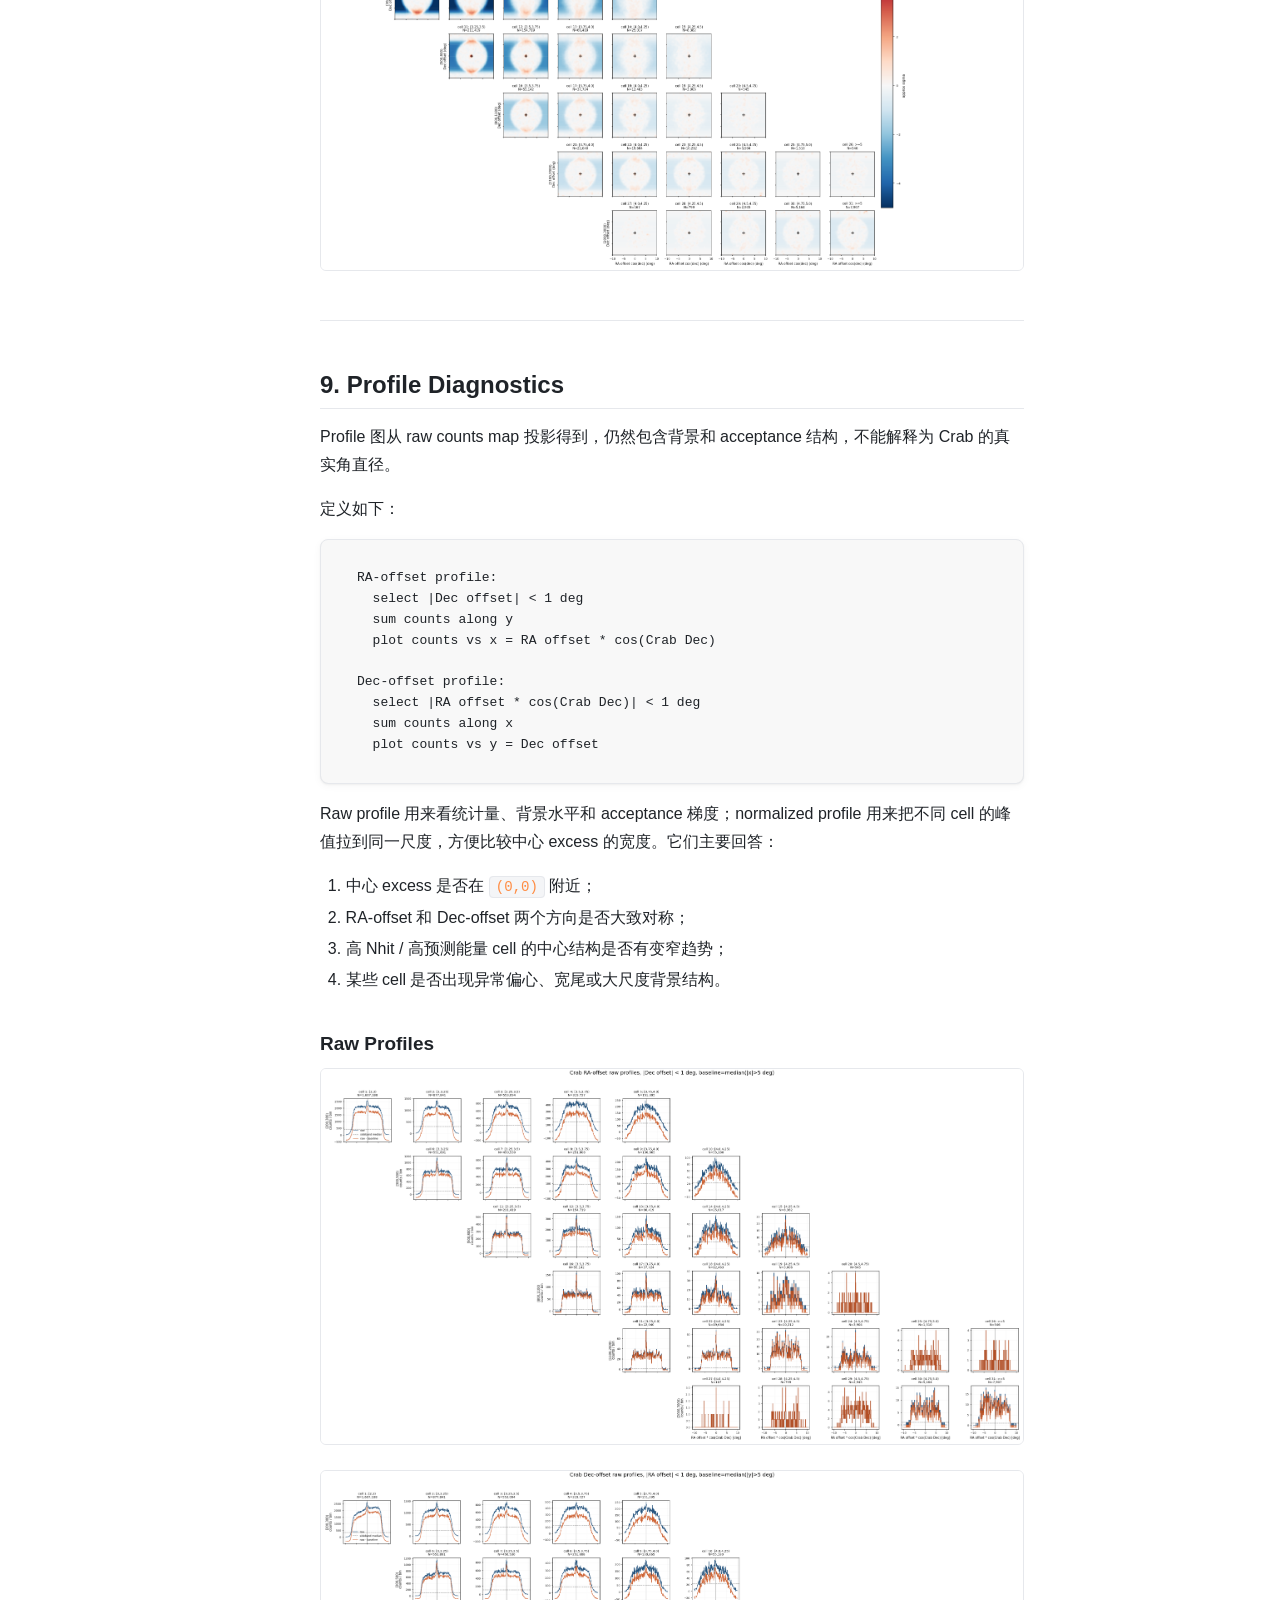
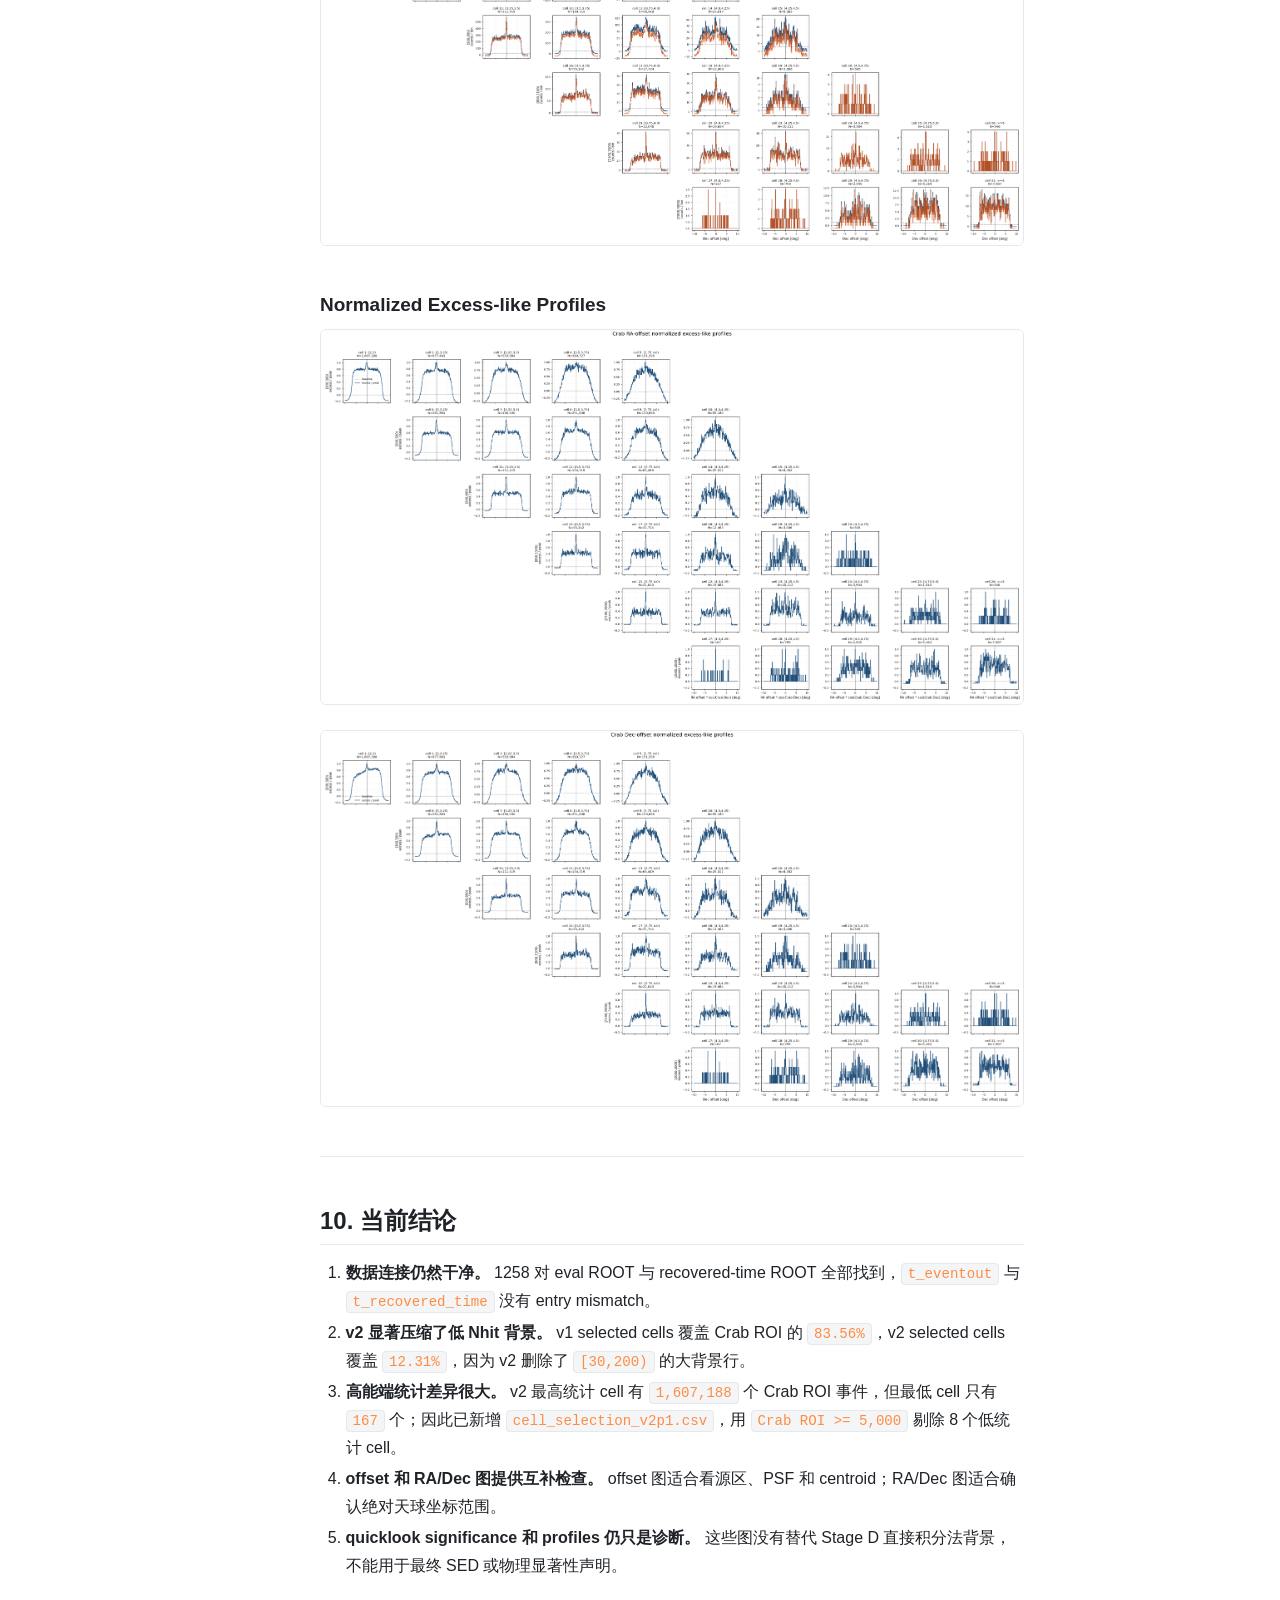
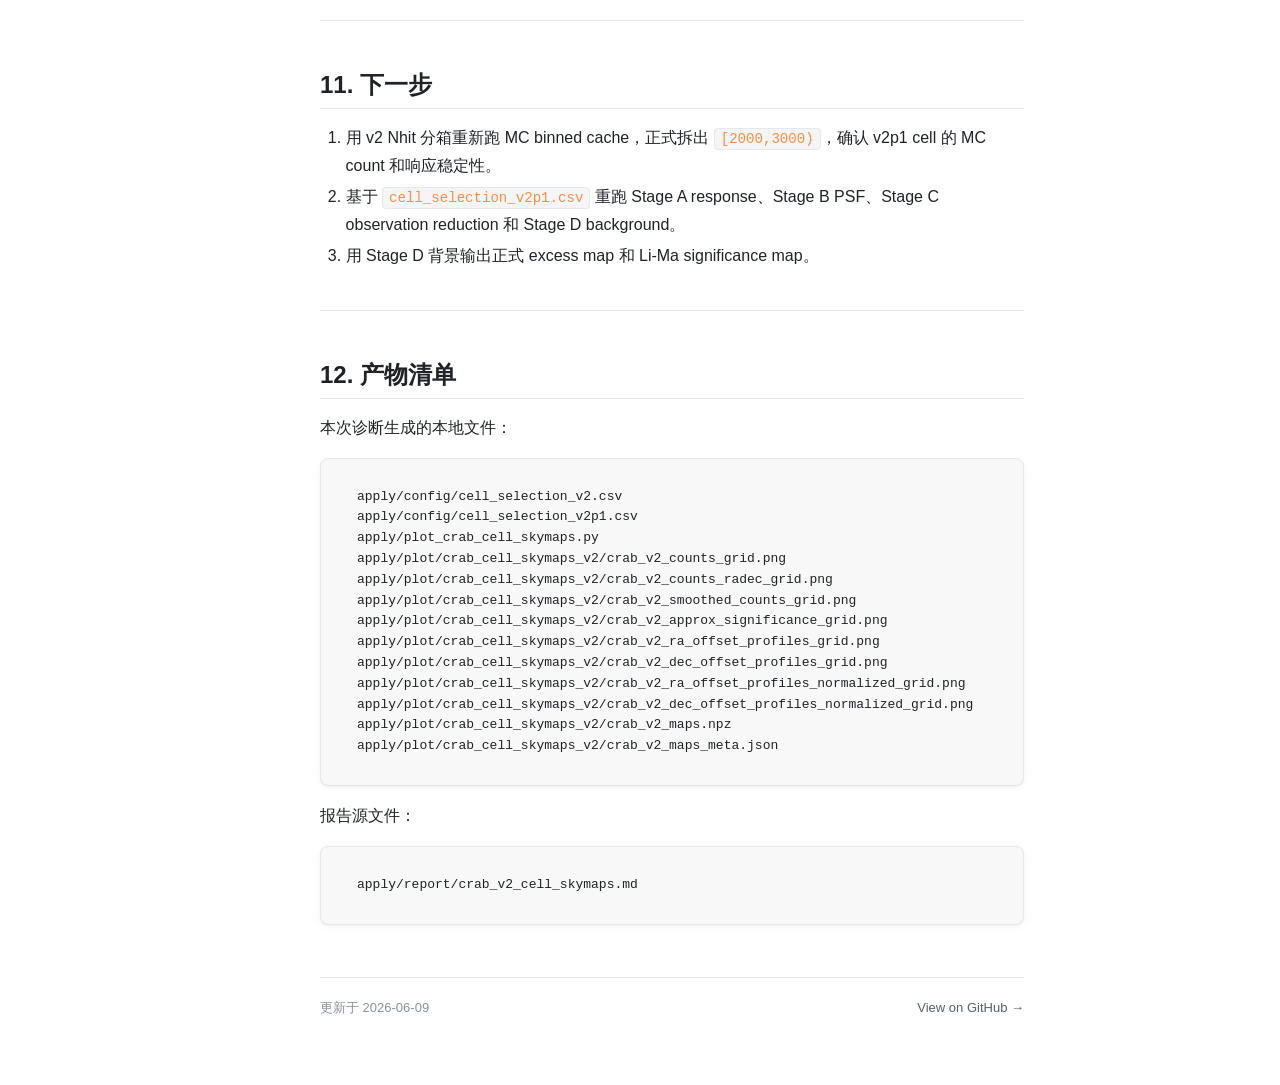
<file: crab-v2-cell-skymaps.html>
<!doctype html>
<html lang="zh-CN">
<head>
<meta charset="utf-8">
<meta name="viewport" content="width=device-width, initial-scale=1, viewport-fit=cover">
<title>Crab v2 Cell Sky Maps — ML 能量 × Nhit 单元天图诊断 · any-reports</title>
<meta name="description" content="Crab v2/v2p1 cell counts, RA/Dec, profile, and sideband significance quicklook diagnostics.">
<link rel="stylesheet" href="assets/style.css">
<link rel="stylesheet" href="assets/highlight.css">
<link rel="icon" href="data:image/svg+xml,%3Csvg xmlns='http://www.w3.org/2000/svg' viewBox='0 0 16 16'%3E%3Ctext y='14' font-size='14'%3E%F0%9F%93%A6%3C/text%3E%3C/svg%3E">
</head>
<body>

<header class="topbar">
  <button class="topbar-toggle" aria-label="目录" onclick="document.querySelector('.sidebar').classList.toggle('open')">☰ 目录</button>
  <a class="topbar-brand" href="index.html">any-reports</a>
  <nav class="topbar-nav">
    <a href="index.html">Home</a>
    <a href="https://github.com/Pluto235/any-reports" target="_blank" rel="noopener">GitHub</a>
  </nav>
</header>

<div class="layout">

  <aside class="sidebar" id="sidebar">
    <p class="sidebar-title">📑 目录</p>
    <nav class="sidebar-nav">
      <ol><li><a href="#1-输入与选择">1. 输入与选择</a></li><li><a href="#2-v2-cell-设计">2. v2 Cell 设计</a><ol><li><a href="#v21-roi-统计门槛">v2.1 ROI 统计门槛</a></li></ol></li><li><a href="#3-投影与图像参数">3. 投影与图像参数</a></li><li><a href="#4-全量运行统计">4. 全量运行统计</a></li><li><a href="#5-counts-map">5. Counts Map</a></li><li><a href="#6-radec-counts-map">6. RA/Dec Counts Map</a></li><li><a href="#7-smoothed-counts-map">7. Smoothed Counts Map</a></li><li><a href="#8-approx-sideband-significance-quicklook">8. Approx Sideband Significance Quicklook</a></li><li><a href="#9-profile-diagnostics">9. Profile Diagnostics</a><ol><li><a href="#raw-profiles">Raw Profiles</a></li><li><a href="#normalized-excess-like-profiles">Normalized Excess-like Profiles</a></li></ol></li><li><a href="#10-当前结论">10. 当前结论</a></li><li><a href="#11-下一步">11. 下一步</a></li><li><a href="#12-产物清单">12. 产物清单</a></li></ol>
    </nav>
  </aside>

  <main class="content">
    <article>
      <h1 id="crab-v2-cell-sky-maps--ml-能量--nhit-单元天图诊断">Crab v2 Cell Sky Maps — ML 能量 × Nhit 单元天图诊断<a class="headerlink" href="#crab-v2-cell-sky-maps--ml-能量--nhit-单元天图诊断" title="Permanent link">&para;</a></h1>
<p><strong>日期：</strong> 2026-06-08<br />
<strong>目标：</strong> 对 <code>apply/config/cell_selection_v2.csv</code> 中的 31 个 v2 <code>(Nhit, log10 E_pred)</code> cell，复刻 v1 sky-map 诊断流程，检查 Crab 附近观测事例在新 cell 设计下的空间分布、坐标对齐、中心亮斑和高能端统计。</p>
<p>本报告只做 skymap quicklook 诊断，不代表正式 Stage D 直接积分法背景，也不替代后续 SED forward-folding。v2 的核心变化是：只保留 <code>Nhit &gt;= 200</code>，新增 <code>[2000,3000)</code> Nhit 行，并把高 Nhit 行的 <code>ml_logE_pred</code> 拓展到 <code>[4.75,5.0)</code> 和 <code>&gt;=5</code>。</p>
<hr />
<h2 id="1-输入与选择">1. 输入与选择<a class="headerlink" href="#1-输入与选择" title="Permanent link">&para;</a></h2>
<p>本次运行使用全量 observation eval ROOT 与 recovered-time friend tree：</p>
<table>
<thead>
<tr>
<th>项目</th>
<th>数值 / 路径</th>
</tr>
</thead>
<tbody>
<tr>
<td>观测 eval ROOT</td>
<td><code>/mnt/mydisk/WCDA_observation_eval/&lt;MMDD&gt;/Esg*.root</code></td>
</tr>
<tr>
<td>recovered time ROOT</td>
<td><code>/mnt/mydisk/WCDA_observation_eval/recovered_time/&lt;MMDD&gt;/*.time.root</code></td>
</tr>
<tr>
<td>cell selection</td>
<td><code>apply/config/cell_selection_v2.csv</code></td>
</tr>
<tr>
<td>画图脚本</td>
<td><code>apply/plot_crab_cell_skymaps.py</code></td>
</tr>
<tr>
<td>输出目录</td>
<td><code>apply/plot/crab_cell_skymaps_v2/</code></td>
</tr>
<tr>
<td>输入文件对</td>
<td>1258</td>
</tr>
<tr>
<td>entry 对齐方式</td>
<td>同名 ROOT 与 <code>.time.root</code> 按 entry 顺序对齐</td>
</tr>
<tr>
<td>missing time files</td>
<td>0</td>
</tr>
<tr>
<td>entry mismatch files</td>
<td>0</td>
</tr>
</tbody>
</table>
<p>事件选择：</p>
<div class="codehilite"><pre><span></span><code>match_status == 0
pincness &lt; 1.1
fitstat == 0
theta &lt; 50 deg
</code></pre></div>

<p>用于分 cell 的观测量：</p>
<div class="codehilite"><pre><span></span><code>nv
ml_logE_pred
ra_mean_deg
dec_mean_deg
</code></pre></div>

<p>Crab 坐标固定为：</p>
<div class="codehilite"><pre><span></span><code>RA  = 83.63 deg
Dec = 22.01 deg
</code></pre></div>

<hr />
<h2 id="2-v2-cell-设计">2. v2 Cell 设计<a class="headerlink" href="#2-v2-cell-设计" title="Permanent link">&para;</a></h2>
<p>v2 cell 不再使用 v1 中的低 Nhit 行：</p>
<div class="codehilite"><pre><span></span><code>[30,60), [60,100), [100,200)
</code></pre></div>

<p>保留并扩展的 Nhit 行为：</p>
<div class="codehilite"><pre><span></span><code>[200,300), [300,500), [500,800), [800,1100), [1100,2000), [2000,3000)
</code></pre></div>

<p><code>ml_logE_pred</code> 仍按 physical ridge 收束，而不是把所有 acceptable 高能长尾都纳入。低 Nhit 行只保留到较低预测能量，高 Nhit 行逐步拓展到 <code>&gt;=5</code>。<code>[2000,3000)</code> 的 <code>mc_count</code> 当前使用旧 <code>&gt;=2000</code> summary 作为参考，正式 MC 分箱后需要再确认。</p>
<h3 id="v21-roi-统计门槛">v2.1 ROI 统计门槛<a class="headerlink" href="#v21-roi-统计门槛" title="Permanent link">&para;</a></h3>
<p>根据本次 v2 skymap 的 Crab ROI 统计，新增一个更适合后续 baseline 的选择文件：</p>
<div class="codehilite"><pre><span></span><code>apply/config/cell_selection_v2p1.csv
</code></pre></div>

<p>v2p1 使用硬门槛：</p>
<div class="codehilite"><pre><span></span><code>Crab 10 deg ROI events &gt;= 5,000
</code></pre></div>

<p>因此从 31 个 v2 cell 中保留 23 个，剔除 8 个低统计 cell。v2p1 文件保留原 v2 <code>cell_id</code>，方便和本报告的 31-panel skymap 直接对照。</p>
<p>剔除 cell 如下：</p>
<table>
<thead>
<tr>
<th style="text-align: right;">cell</th>
<th>Nhit bin</th>
<th>log10 E_pred bin</th>
<th style="text-align: right;">cut + match events</th>
<th style="text-align: right;">Crab ROI events</th>
<th>处理</th>
</tr>
</thead>
<tbody>
<tr>
<td style="text-align: right;">19</td>
<td><code>[800,1100)</code></td>
<td><code>[4.25,4.5)</code></td>
<td style="text-align: right;">10,264</td>
<td style="text-align: right;">3,006</td>
<td>drop</td>
</tr>
<tr>
<td style="text-align: right;">20</td>
<td><code>[800,1100)</code></td>
<td><code>[4.5,4.75)</code></td>
<td style="text-align: right;">2,001</td>
<td style="text-align: right;">545</td>
<td>drop</td>
</tr>
<tr>
<td style="text-align: right;">24</td>
<td><code>[1100,2000)</code></td>
<td><code>[4.5,4.75)</code></td>
<td style="text-align: right;">11,716</td>
<td style="text-align: right;">3,904</td>
<td>drop</td>
</tr>
<tr>
<td style="text-align: right;">25</td>
<td><code>[1100,2000)</code></td>
<td><code>[4.75,5.0)</code></td>
<td style="text-align: right;">4,580</td>
<td style="text-align: right;">1,510</td>
<td>drop</td>
</tr>
<tr>
<td style="text-align: right;">26</td>
<td><code>[1100,2000)</code></td>
<td><code>&gt;=5</code></td>
<td style="text-align: right;">1,934</td>
<td style="text-align: right;">546</td>
<td>drop</td>
</tr>
<tr>
<td style="text-align: right;">27</td>
<td><code>[2000,3000)</code></td>
<td><code>[4.0,4.25)</code></td>
<td style="text-align: right;">391</td>
<td style="text-align: right;">167</td>
<td>drop</td>
</tr>
<tr>
<td style="text-align: right;">28</td>
<td><code>[2000,3000)</code></td>
<td><code>[4.25,4.5)</code></td>
<td style="text-align: right;">2,201</td>
<td style="text-align: right;">799</td>
<td>drop</td>
</tr>
<tr>
<td style="text-align: right;">29</td>
<td><code>[2000,3000)</code></td>
<td><code>[4.5,4.75)</code></td>
<td style="text-align: right;">7,251</td>
<td style="text-align: right;">2,945</td>
<td>drop</td>
</tr>
</tbody>
</table>
<p>保留 cell 为：</p>
<div class="codehilite"><pre><span></span><code>1-18, 21-23, 30-31
</code></pre></div>

<p>这个规则的物理含义是：v2 skymap 仍展示完整 31-cell 设计，用于诊断高能端和边界 cell；v2p1 则作为后续响应、PSF、背景和拟合的更稳 baseline，避免把 Crab ROI 统计不足的 panel 带入正式链路。</p>
<hr />
<h2 id="3-投影与图像参数">3. 投影与图像参数<a class="headerlink" href="#3-投影与图像参数" title="Permanent link">&para;</a></h2>
<p>局部天图使用 Crab 中心附近的近似 tangent-plane offset：</p>
<div class="codehilite"><pre><span></span><code>x = wrap(ra_mean_deg - RA_Crab) * cos(Dec_Crab)
y = dec_mean_deg - Dec_Crab
</code></pre></div>

<p>其中 <code>(0,0)</code> 是 Crab 位置，<code>x/y</code> 近似表示相对 Crab 的东西 / 南北方向角距离，单位都是 degree。<code>wrap</code> 用来处理 RA 的 0/360 deg 回绕。</p>
<p>这里乘 <code>cos(Dec_Crab)</code> 是因为 RA 是沿赤纬圈量到的角度：同样的 RA 差，在实际天空上的横向角距离要乘以该赤纬圈半径相对赤道的比例 <code>cos(dec)</code>。Crab 的 Dec ≈ 22.01 deg，因此：</p>
<div class="codehilite"><pre><span></span><code>1 deg RA at Crab Dec ≈ cos(22.01 deg) = 0.927 deg
</code></pre></div>

<p>offset 图适合看源区、PSF、centroid 偏移，以及按角距离定义源区 / 背景区半径。RA/Dec 图适合直观看绝对天球坐标，确认事件是否落在预期 RA/Dec 范围。</p>
<p>默认图像参数：</p>
<table>
<thead>
<tr>
<th>参数</th>
<th style="text-align: right;">数值</th>
</tr>
</thead>
<tbody>
<tr>
<td>ROI half-width</td>
<td style="text-align: right;">10 deg</td>
</tr>
<tr>
<td>pixel size</td>
<td style="text-align: right;">0.1 deg</td>
</tr>
<tr>
<td>每个 cell map shape</td>
<td style="text-align: right;">200 x 200</td>
</tr>
<tr>
<td>smoothing sigma</td>
<td style="text-align: right;">0.3 deg</td>
</tr>
<tr>
<td>source exclusion radius for sideband quicklook</td>
<td style="text-align: right;">2.0 deg</td>
</tr>
<tr>
<td>sideband statistic</td>
<td style="text-align: right;">mean per Dec strip</td>
</tr>
<tr>
<td>quicklook sideband x range</td>
<td style="text-align: right;"><code>|RA offset * cos(Crab Dec)| &lt; 5 deg</code></td>
</tr>
<tr>
<td>RA/Dec counts RA range</td>
<td style="text-align: right;">72.8439 deg 到 94.4161 deg</td>
</tr>
<tr>
<td>RA/Dec counts Dec range</td>
<td style="text-align: right;">12.0100 deg 到 32.0100 deg</td>
</tr>
<tr>
<td>RA/Dec RA axis direction</td>
<td style="text-align: right;">RA 递增向右</td>
</tr>
</tbody>
</table>
<hr />
<h2 id="4-全量运行统计">4. 全量运行统计<a class="headerlink" href="#4-全量运行统计" title="Permanent link">&para;</a></h2>
<p>全量命令：</p>
<div class="codehilite"><pre><span></span><code>/home/server/anaconda3/envs/py310/bin/python<span class="w"> </span>apply/plot_crab_cell_skymaps.py<span class="w"> </span><span class="se">\</span>
<span class="w">  </span>--analysis-version<span class="w"> </span>v2<span class="w"> </span><span class="se">\</span>
<span class="w">  </span>--output-prefix<span class="w"> </span>crab_v2<span class="w"> </span><span class="se">\</span>
<span class="w">  </span>--cell-selection-csv<span class="w"> </span>apply/config/cell_selection_v2.csv<span class="w"> </span><span class="se">\</span>
<span class="w">  </span>--output-dir<span class="w"> </span>apply/plot/crab_cell_skymaps_v2<span class="w"> </span><span class="se">\</span>
<span class="w">  </span>--print-every<span class="w"> </span><span class="m">100</span>
</code></pre></div>

<p>总体统计：</p>
<table>
<thead>
<tr>
<th>指标</th>
<th style="text-align: right;">数值</th>
</tr>
</thead>
<tbody>
<tr>
<td>processed files</td>
<td style="text-align: right;">1258 / 1258</td>
</tr>
<tr>
<td>total entries seen</td>
<td style="text-align: right;">127,692,389</td>
</tr>
<tr>
<td>cut + match events</td>
<td style="text-align: right;">127,691,852</td>
</tr>
<tr>
<td>Crab 10 deg ROI events, all cells</td>
<td style="text-align: right;">45,502,526</td>
</tr>
<tr>
<td>Crab 10 deg ROI events, selected v2 cells</td>
<td style="text-align: right;">5,599,233</td>
</tr>
<tr>
<td>selected v2 cells / all ROI</td>
<td style="text-align: right;">12.31%</td>
</tr>
<tr>
<td>output map tensor shape</td>
<td style="text-align: right;">31 x 200 x 200</td>
</tr>
</tbody>
</table>
<p>每个 v2 cell 的事例数：</p>
<table>
<thead>
<tr>
<th style="text-align: right;">cell</th>
<th>Nhit bin</th>
<th>log10 E_pred bin</th>
<th style="text-align: right;">cut + match events</th>
<th style="text-align: right;">Crab ROI events</th>
</tr>
</thead>
<tbody>
<tr>
<td style="text-align: right;">1</td>
<td><code>[200,300)</code></td>
<td><code>[2,3)</code></td>
<td style="text-align: right;">4,025,524</td>
<td style="text-align: right;">1,607,188</td>
</tr>
<tr>
<td style="text-align: right;">2</td>
<td><code>[200,300)</code></td>
<td><code>[3,3.25)</code></td>
<td style="text-align: right;">2,376,396</td>
<td style="text-align: right;">877,841</td>
</tr>
<tr>
<td style="text-align: right;">3</td>
<td><code>[200,300)</code></td>
<td><code>[3.25,3.5)</code></td>
<td style="text-align: right;">1,587,585</td>
<td style="text-align: right;">553,094</td>
</tr>
<tr>
<td style="text-align: right;">4</td>
<td><code>[200,300)</code></td>
<td><code>[3.5,3.75)</code></td>
<td style="text-align: right;">953,366</td>
<td style="text-align: right;">319,727</td>
</tr>
<tr>
<td style="text-align: right;">5</td>
<td><code>[200,300)</code></td>
<td><code>[3.75,4.0)</code></td>
<td style="text-align: right;">468,450</td>
<td style="text-align: right;">151,395</td>
</tr>
<tr>
<td style="text-align: right;">6</td>
<td><code>[300,500)</code></td>
<td><code>[3,3.25)</code></td>
<td style="text-align: right;">1,400,831</td>
<td style="text-align: right;">551,891</td>
</tr>
<tr>
<td style="text-align: right;">7</td>
<td><code>[300,500)</code></td>
<td><code>[3.25,3.5)</code></td>
<td style="text-align: right;">1,230,287</td>
<td style="text-align: right;">450,530</td>
</tr>
<tr>
<td style="text-align: right;">8</td>
<td><code>[300,500)</code></td>
<td><code>[3.5,3.75)</code></td>
<td style="text-align: right;">741,698</td>
<td style="text-align: right;">251,808</td>
</tr>
<tr>
<td style="text-align: right;">9</td>
<td><code>[300,500)</code></td>
<td><code>[3.75,4.0)</code></td>
<td style="text-align: right;">400,758</td>
<td style="text-align: right;">130,865</td>
</tr>
<tr>
<td style="text-align: right;">10</td>
<td><code>[300,500)</code></td>
<td><code>[4.0,4.25)</code></td>
<td style="text-align: right;">172,853</td>
<td style="text-align: right;">55,180</td>
</tr>
<tr>
<td style="text-align: right;">11</td>
<td><code>[500,800)</code></td>
<td><code>[3.25,3.5)</code></td>
<td style="text-align: right;">532,506</td>
<td style="text-align: right;">211,419</td>
</tr>
<tr>
<td style="text-align: right;">12</td>
<td><code>[500,800)</code></td>
<td><code>[3.5,3.75)</code></td>
<td style="text-align: right;">424,891</td>
<td style="text-align: right;">154,719</td>
</tr>
<tr>
<td style="text-align: right;">13</td>
<td><code>[500,800)</code></td>
<td><code>[3.75,4.0)</code></td>
<td style="text-align: right;">200,583</td>
<td style="text-align: right;">66,419</td>
</tr>
<tr>
<td style="text-align: right;">14</td>
<td><code>[500,800)</code></td>
<td><code>[4.0,4.25)</code></td>
<td style="text-align: right;">80,068</td>
<td style="text-align: right;">25,017</td>
</tr>
<tr>
<td style="text-align: right;">15</td>
<td><code>[500,800)</code></td>
<td><code>[4.25,4.5)</code></td>
<td style="text-align: right;">26,331</td>
<td style="text-align: right;">8,382</td>
</tr>
<tr>
<td style="text-align: right;">16</td>
<td><code>[800,1100)</code></td>
<td><code>[3.5,3.75)</code></td>
<td style="text-align: right;">139,393</td>
<td style="text-align: right;">55,142</td>
</tr>
<tr>
<td style="text-align: right;">17</td>
<td><code>[800,1100)</code></td>
<td><code>[3.75,4.0)</code></td>
<td style="text-align: right;">102,608</td>
<td style="text-align: right;">37,724</td>
</tr>
<tr>
<td style="text-align: right;">18</td>
<td><code>[800,1100)</code></td>
<td><code>[4.0,4.25)</code></td>
<td style="text-align: right;">38,081</td>
<td style="text-align: right;">12,463</td>
</tr>
<tr>
<td style="text-align: right;">19</td>
<td><code>[800,1100)</code></td>
<td><code>[4.25,4.5)</code></td>
<td style="text-align: right;">10,264</td>
<td style="text-align: right;">3,006</td>
</tr>
<tr>
<td style="text-align: right;">20</td>
<td><code>[800,1100)</code></td>
<td><code>[4.5,4.75)</code></td>
<td style="text-align: right;">2,001</td>
<td style="text-align: right;">545</td>
</tr>
<tr>
<td style="text-align: right;">21</td>
<td><code>[1100,2000)</code></td>
<td><code>[3.75,4.0)</code></td>
<td style="text-align: right;">55,576</td>
<td style="text-align: right;">22,040</td>
</tr>
<tr>
<td style="text-align: right;">22</td>
<td><code>[1100,2000)</code></td>
<td><code>[4.0,4.25)</code></td>
<td style="text-align: right;">52,471</td>
<td style="text-align: right;">19,684</td>
</tr>
<tr>
<td style="text-align: right;">23</td>
<td><code>[1100,2000)</code></td>
<td><code>[4.25,4.5)</code></td>
<td style="text-align: right;">28,669</td>
<td style="text-align: right;">10,212</td>
</tr>
<tr>
<td style="text-align: right;">24</td>
<td><code>[1100,2000)</code></td>
<td><code>[4.5,4.75)</code></td>
<td style="text-align: right;">11,716</td>
<td style="text-align: right;">3,904</td>
</tr>
<tr>
<td style="text-align: right;">25</td>
<td><code>[1100,2000)</code></td>
<td><code>[4.75,5.0)</code></td>
<td style="text-align: right;">4,580</td>
<td style="text-align: right;">1,510</td>
</tr>
<tr>
<td style="text-align: right;">26</td>
<td><code>[1100,2000)</code></td>
<td><code>&gt;=5</code></td>
<td style="text-align: right;">1,934</td>
<td style="text-align: right;">546</td>
</tr>
<tr>
<td style="text-align: right;">27</td>
<td><code>[2000,3000)</code></td>
<td><code>[4.0,4.25)</code></td>
<td style="text-align: right;">391</td>
<td style="text-align: right;">167</td>
</tr>
<tr>
<td style="text-align: right;">28</td>
<td><code>[2000,3000)</code></td>
<td><code>[4.25,4.5)</code></td>
<td style="text-align: right;">2,201</td>
<td style="text-align: right;">799</td>
</tr>
<tr>
<td style="text-align: right;">29</td>
<td><code>[2000,3000)</code></td>
<td><code>[4.5,4.75)</code></td>
<td style="text-align: right;">7,251</td>
<td style="text-align: right;">2,945</td>
</tr>
<tr>
<td style="text-align: right;">30</td>
<td><code>[2000,3000)</code></td>
<td><code>[4.75,5.0)</code></td>
<td style="text-align: right;">13,339</td>
<td style="text-align: right;">5,164</td>
</tr>
<tr>
<td style="text-align: right;">31</td>
<td><code>[2000,3000)</code></td>
<td><code>&gt;=5</code></td>
<td style="text-align: right;">22,973</td>
<td style="text-align: right;">7,907</td>
</tr>
</tbody>
</table>
<p>最低统计 cell 是 <code>[2000,3000) x [4.0,4.25)</code>，Crab ROI 只有 <code>167</code> 个事件。这个 cell 在 counts map 中主要作为高 Nhit 低预测能量边界的诊断点，不应被当作稳定高贡献 cell。</p>
<hr />
<h2 id="5-counts-map">5. Counts Map<a class="headerlink" href="#5-counts-map" title="Permanent link">&para;</a></h2>
<p>Counts map 只显示观测事例数：</p>
<div class="codehilite"><pre><span></span><code>N_data(x, y | cell b)
</code></pre></div>

<p>它用于检查 v2 cell 下 Crab 附近观测数据的覆盖、坐标对齐、entry 对齐和异常结构。</p>
<p><img alt="Crab v2 cell counts map" src="assets/crab-v2-cell-skymaps/crab_v2_counts_grid.png" /></p>
<hr />
<h2 id="6-radec-counts-map">6. RA/Dec Counts Map<a class="headerlink" href="#6-radec-counts-map" title="Permanent link">&para;</a></h2>
<p>RA/Dec counts grid 和 offset counts map 使用完全相同的事件选择、ROI mask 和 31 个 v2 cell 分箱，只是填图时直接使用：</p>
<div class="codehilite"><pre><span></span><code>x-axis = ra_mean_deg
y-axis = dec_mean_deg
</code></pre></div>

<p>图像范围对应当前 Crab ROI：</p>
<div class="codehilite"><pre><span></span><code>RA  = RA_Crab +/- half_width_deg / cos(Dec_Crab)
Dec = Dec_Crab +/- half_width_deg
</code></pre></div>

<p>即 RA ≈ <code>[72.8439, 94.4161] deg</code>，Dec ≈ <code>[12.0100, 32.0100] deg</code>。每个 panel 中黑色 <code>+</code> 标记 Crab 位置 <code>(83.63, 22.01)</code>。</p>
<p>这张图采用普通数学坐标方向：<strong>RA 递增向右</strong>。它没有采用部分天文图常见的 RA 递减向右画法。</p>
<p><img alt="Crab v2 cell RA/Dec counts map" src="assets/crab-v2-cell-skymaps/crab_v2_counts_radec_grid.png" /></p>
<hr />
<h2 id="7-smoothed-counts-map">7. Smoothed Counts Map<a class="headerlink" href="#7-smoothed-counts-map" title="Permanent link">&para;</a></h2>
<p>Smoothed counts map 对每个 cell 的 counts map 做 <code>sigma = 0.3 deg</code> 的 Gaussian smoothing。这个版本主要用于肉眼检查局部结构和潜在源点，不改变原始 counts map 的定义。</p>
<p><img alt="Crab v2 cell smoothed counts map" src="assets/crab-v2-cell-skymaps/crab_v2_smoothed_counts_grid.png" /></p>
<hr />
<h2 id="8-approx-sideband-significance-quicklook">8. Approx Sideband Significance Quicklook<a class="headerlink" href="#8-approx-sideband-significance-quicklook" title="Permanent link">&para;</a></h2>
<p>第三张图使用简单等赤纬 sideband 近似背景：</p>
<ol>
<li>对每个 cell 和每个 Dec strip，排除 Crab 中心 <code>2 deg</code> 内区域；</li>
<li>只使用同一 strip 中 <code>r &gt;= 2 deg</code> 且 <code>|RA offset * cos(Crab Dec)| &lt; 5 deg</code> 的 RA-offset bins；</li>
<li>对这些 bins 取 mean 作为该 Dec strip 的局部背景水平；</li>
<li>不使用 <code>|RA offset * cos(Crab Dec)| &gt;= 5 deg</code> 的 ROI 边缘区域；</li>
<li>对 counts 和 background 都做 <code>0.3 deg</code> smoothing；</li>
<li>计算：</li>
</ol>
<div class="codehilite"><pre><span></span><code>approx_sigma = (smoothed_counts - smoothed_background) / sqrt(smoothed_background)
</code></pre></div>

<p>这不是直接积分法背景，也不是 Li-Ma significance。它只用于快速诊断源区是否在高贡献 cell 中出现，以及是否存在大尺度结构或明显 acceptance 问题。</p>
<p><img alt="Crab v2 cell approx significance quicklook" src="assets/crab-v2-cell-skymaps/crab_v2_approx_significance_grid.png" /></p>
<hr />
<h2 id="9-profile-diagnostics">9. Profile Diagnostics<a class="headerlink" href="#9-profile-diagnostics" title="Permanent link">&para;</a></h2>
<p>Profile 图从 raw counts map 投影得到，仍然包含背景和 acceptance 结构，不能解释为 Crab 的真实角直径。</p>
<p>定义如下：</p>
<div class="codehilite"><pre><span></span><code>RA-offset profile:
  select |Dec offset| &lt; 1 deg
  sum counts along y
  plot counts vs x = RA offset * cos(Crab Dec)

Dec-offset profile:
  select |RA offset * cos(Crab Dec)| &lt; 1 deg
  sum counts along x
  plot counts vs y = Dec offset
</code></pre></div>

<p>Raw profile 用来看统计量、背景水平和 acceptance 梯度；normalized profile 用来把不同 cell 的峰值拉到同一尺度，方便比较中心 excess 的宽度。它们主要回答：</p>
<ol>
<li>中心 excess 是否在 <code>(0,0)</code> 附近；</li>
<li>RA-offset 和 Dec-offset 两个方向是否大致对称；</li>
<li>高 Nhit / 高预测能量 cell 的中心结构是否有变窄趋势；</li>
<li>某些 cell 是否出现异常偏心、宽尾或大尺度背景结构。</li>
</ol>
<h3 id="raw-profiles">Raw Profiles<a class="headerlink" href="#raw-profiles" title="Permanent link">&para;</a></h3>
<p><img alt="Crab v2 RA-offset raw profiles" src="assets/crab-v2-cell-skymaps/crab_v2_ra_offset_profiles_grid.png" /></p>
<p><img alt="Crab v2 Dec-offset raw profiles" src="assets/crab-v2-cell-skymaps/crab_v2_dec_offset_profiles_grid.png" /></p>
<h3 id="normalized-excess-like-profiles">Normalized Excess-like Profiles<a class="headerlink" href="#normalized-excess-like-profiles" title="Permanent link">&para;</a></h3>
<p><img alt="Crab v2 RA-offset normalized profiles" src="assets/crab-v2-cell-skymaps/crab_v2_ra_offset_profiles_normalized_grid.png" /></p>
<p><img alt="Crab v2 Dec-offset normalized profiles" src="assets/crab-v2-cell-skymaps/crab_v2_dec_offset_profiles_normalized_grid.png" /></p>
<hr />
<h2 id="10-当前结论">10. 当前结论<a class="headerlink" href="#10-当前结论" title="Permanent link">&para;</a></h2>
<ol>
<li><strong>数据连接仍然干净。</strong> 1258 对 eval ROOT 与 recovered-time ROOT 全部找到，<code>t_eventout</code> 与 <code>t_recovered_time</code> 没有 entry mismatch。</li>
<li><strong>v2 显著压缩了低 Nhit 背景。</strong> v1 selected cells 覆盖 Crab ROI 的 <code>83.56%</code>，v2 selected cells 覆盖 <code>12.31%</code>，因为 v2 删除了 <code>[30,200)</code> 的大背景行。</li>
<li><strong>高能端统计差异很大。</strong> v2 最高统计 cell 有 <code>1,607,188</code> 个 Crab ROI 事件，但最低 cell 只有 <code>167</code> 个；因此已新增 <code>cell_selection_v2p1.csv</code>，用 <code>Crab ROI &gt;= 5,000</code> 剔除 8 个低统计 cell。</li>
<li><strong>offset 和 RA/Dec 图提供互补检查。</strong> offset 图适合看源区、PSF 和 centroid；RA/Dec 图适合确认绝对天球坐标范围。</li>
<li><strong>quicklook significance 和 profiles 仍只是诊断。</strong> 这些图没有替代 Stage D 直接积分法背景，不能用于最终 SED 或物理显著性声明。</li>
</ol>
<hr />
<h2 id="11-下一步">11. 下一步<a class="headerlink" href="#11-下一步" title="Permanent link">&para;</a></h2>
<ol>
<li>用 v2 Nhit 分箱重新跑 MC binned cache，正式拆出 <code>[2000,3000)</code>，确认 v2p1 cell 的 MC count 和响应稳定性。</li>
<li>基于 <code>cell_selection_v2p1.csv</code> 重跑 Stage A response、Stage B PSF、Stage C observation reduction 和 Stage D background。</li>
<li>用 Stage D 背景输出正式 excess map 和 Li-Ma significance map。</li>
</ol>
<hr />
<h2 id="12-产物清单">12. 产物清单<a class="headerlink" href="#12-产物清单" title="Permanent link">&para;</a></h2>
<p>本次诊断生成的本地文件：</p>
<div class="codehilite"><pre><span></span><code>apply/config/cell_selection_v2.csv
apply/config/cell_selection_v2p1.csv
apply/plot_crab_cell_skymaps.py
apply/plot/crab_cell_skymaps_v2/crab_v2_counts_grid.png
apply/plot/crab_cell_skymaps_v2/crab_v2_counts_radec_grid.png
apply/plot/crab_cell_skymaps_v2/crab_v2_smoothed_counts_grid.png
apply/plot/crab_cell_skymaps_v2/crab_v2_approx_significance_grid.png
apply/plot/crab_cell_skymaps_v2/crab_v2_ra_offset_profiles_grid.png
apply/plot/crab_cell_skymaps_v2/crab_v2_dec_offset_profiles_grid.png
apply/plot/crab_cell_skymaps_v2/crab_v2_ra_offset_profiles_normalized_grid.png
apply/plot/crab_cell_skymaps_v2/crab_v2_dec_offset_profiles_normalized_grid.png
apply/plot/crab_cell_skymaps_v2/crab_v2_maps.npz
apply/plot/crab_cell_skymaps_v2/crab_v2_maps_meta.json
</code></pre></div>

<p>报告源文件：</p>
<div class="codehilite"><pre><span></span><code>apply/report/crab_v2_cell_skymaps.md
</code></pre></div>
    </article>
    <footer class="page-footer">
      <span>更新于 2026-06-09</span>
      <a href="https://github.com/Pluto235/any-reports" target="_blank" rel="noopener">View on GitHub →</a>
    </footer>
  </main>

  <aside class="anchors" id="anchors">
    <p class="anchors-title">本页章节</p>
    <ul>
      <li><a href="#1-输入与选择">1. 输入与选择</a></li><li><a href="#2-v2-cell-设计">2. v2 Cell 设计</a></li><li><a href="#3-投影与图像参数">3. 投影与图像参数</a></li><li><a href="#4-全量运行统计">4. 全量运行统计</a></li><li><a href="#5-counts-map">5. Counts Map</a></li><li><a href="#6-radec-counts-map">6. RA/Dec Counts Map</a></li><li><a href="#7-smoothed-counts-map">7. Smoothed Counts Map</a></li><li><a href="#8-approx-sideband-significance-quicklook">8. Approx Sideband Significance Quicklook</a></li><li><a href="#9-profile-diagnostics">9. Profile Diagnostics</a></li><li><a href="#10-当前结论">10. 当前结论</a></li><li><a href="#11-下一步">11. 下一步</a></li><li><a href="#12-产物清单">12. 产物清单</a></li>
    </ul>
  </aside>

</div>

<script>
// Scroll-spy：高亮当前可视区的章节
(function () {
  const navLinks = document.querySelectorAll('.sidebar-nav a, .anchors a');
  if (!navLinks.length) return;

  const idToLinks = new Map();
  navLinks.forEach(a => {
    const id = decodeURIComponent((a.getAttribute('href') || '').replace(/^#/, ''));
    if (!id) return;
    if (!idToLinks.has(id)) idToLinks.set(id, []);
    idToLinks.get(id).push(a);
  });

  const headings = Array.from(document.querySelectorAll('.content h1, .content h2, .content h3, .content h4'))
    .filter(h => h.id && idToLinks.has(h.id));
  if (!headings.length) return;

  let current = null;
  function setActive(id) {
    if (current === id) return;
    if (current && idToLinks.has(current)) {
      idToLinks.get(current).forEach(a => a.classList.remove('active'));
    }
    current = id;
    if (id && idToLinks.has(id)) {
      idToLinks.get(id).forEach(a => {
        a.classList.add('active');
        // 滚动到 nav 中可视区
        const sb = a.closest('.sidebar, .anchors');
        if (sb) {
          const ar = a.getBoundingClientRect();
          const sr = sb.getBoundingClientRect();
          if (ar.top < sr.top || ar.bottom > sr.bottom) {
            a.scrollIntoView({ block: 'nearest' });
          }
        }
      });
    }
  }

  function update() {
    const offset = 80;
    let active = headings[0].id;
    for (const h of headings) {
      if (h.getBoundingClientRect().top - offset <= 0) {
        active = h.id;
      } else {
        break;
      }
    }
    setActive(active);
  }

  window.addEventListener('scroll', update, { passive: true });
  window.addEventListener('hashchange', update);
  update();

  // 移动端：点 nav 后关掉抽屉
  document.querySelectorAll('.sidebar-nav a').forEach(a => {
    a.addEventListener('click', () => {
      document.querySelector('.sidebar')?.classList.remove('open');
    });
  });
})();
</script>

</body>
</html>
</file>
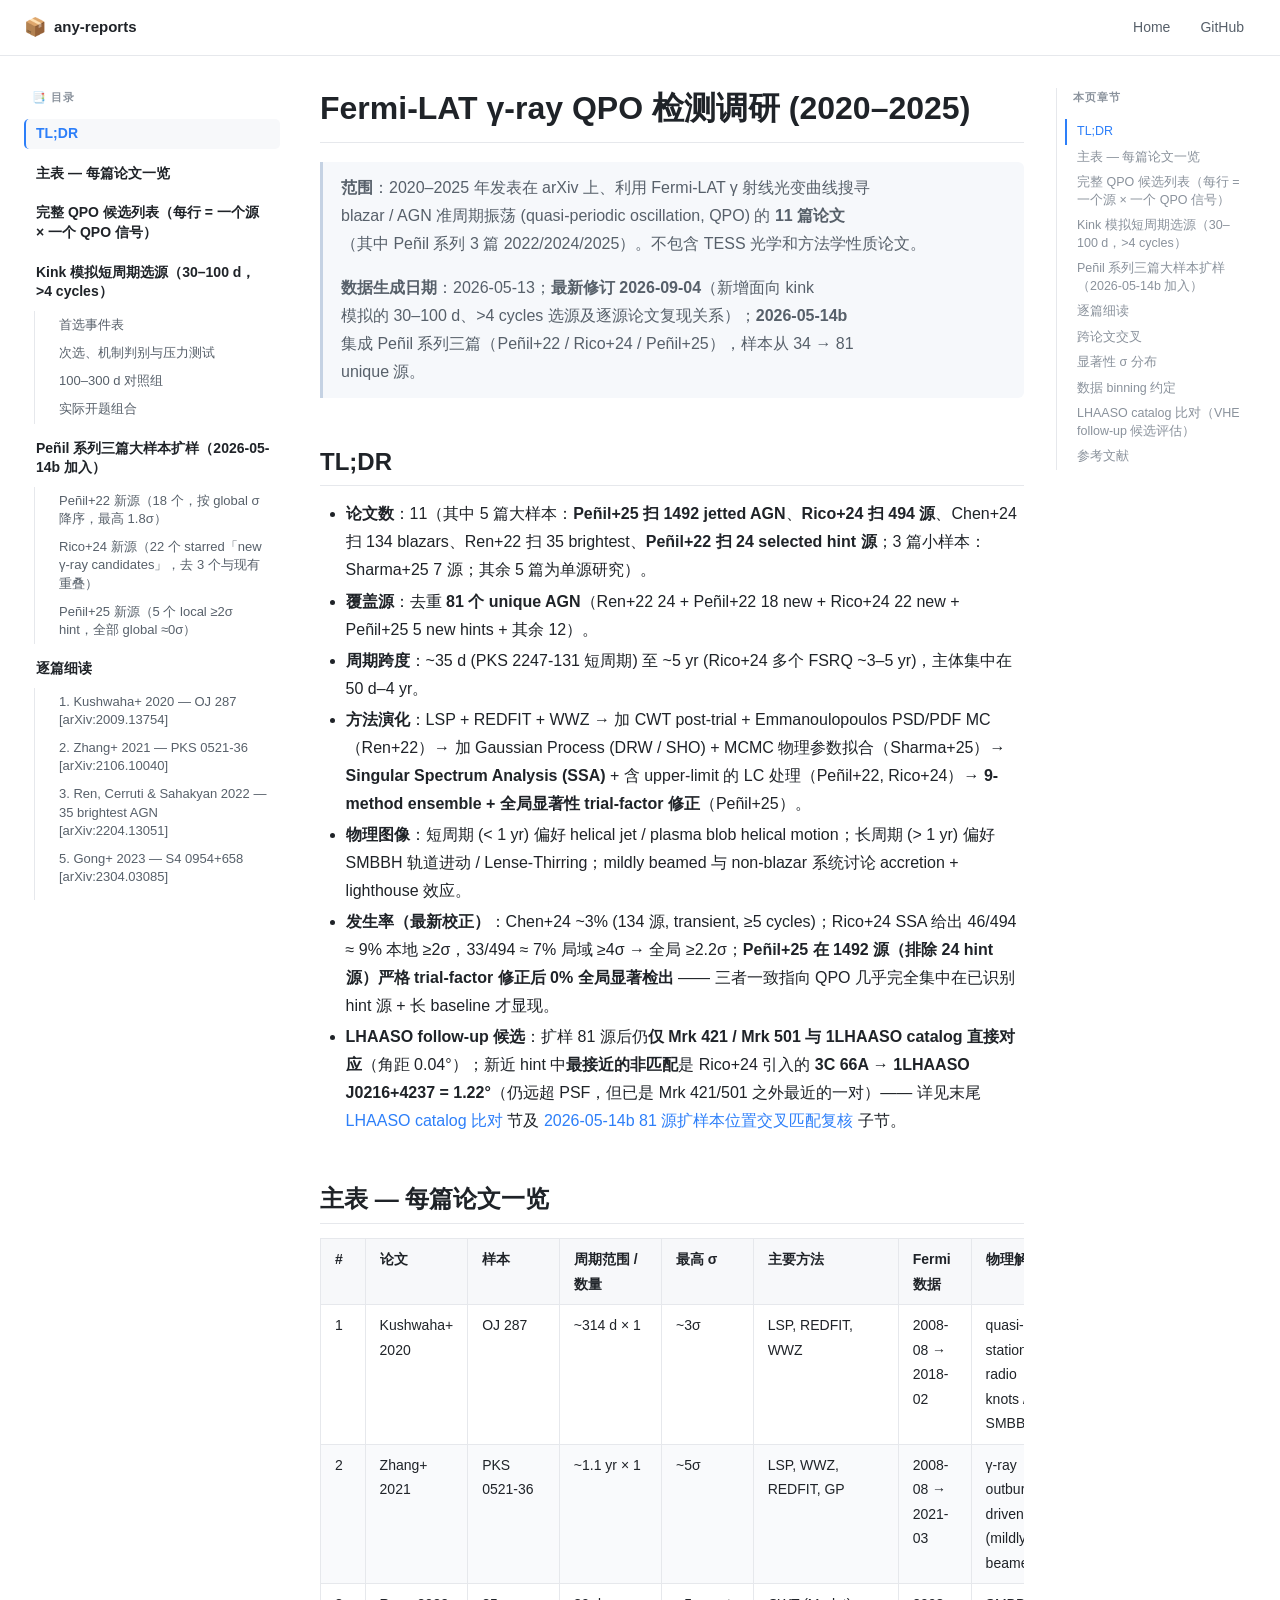
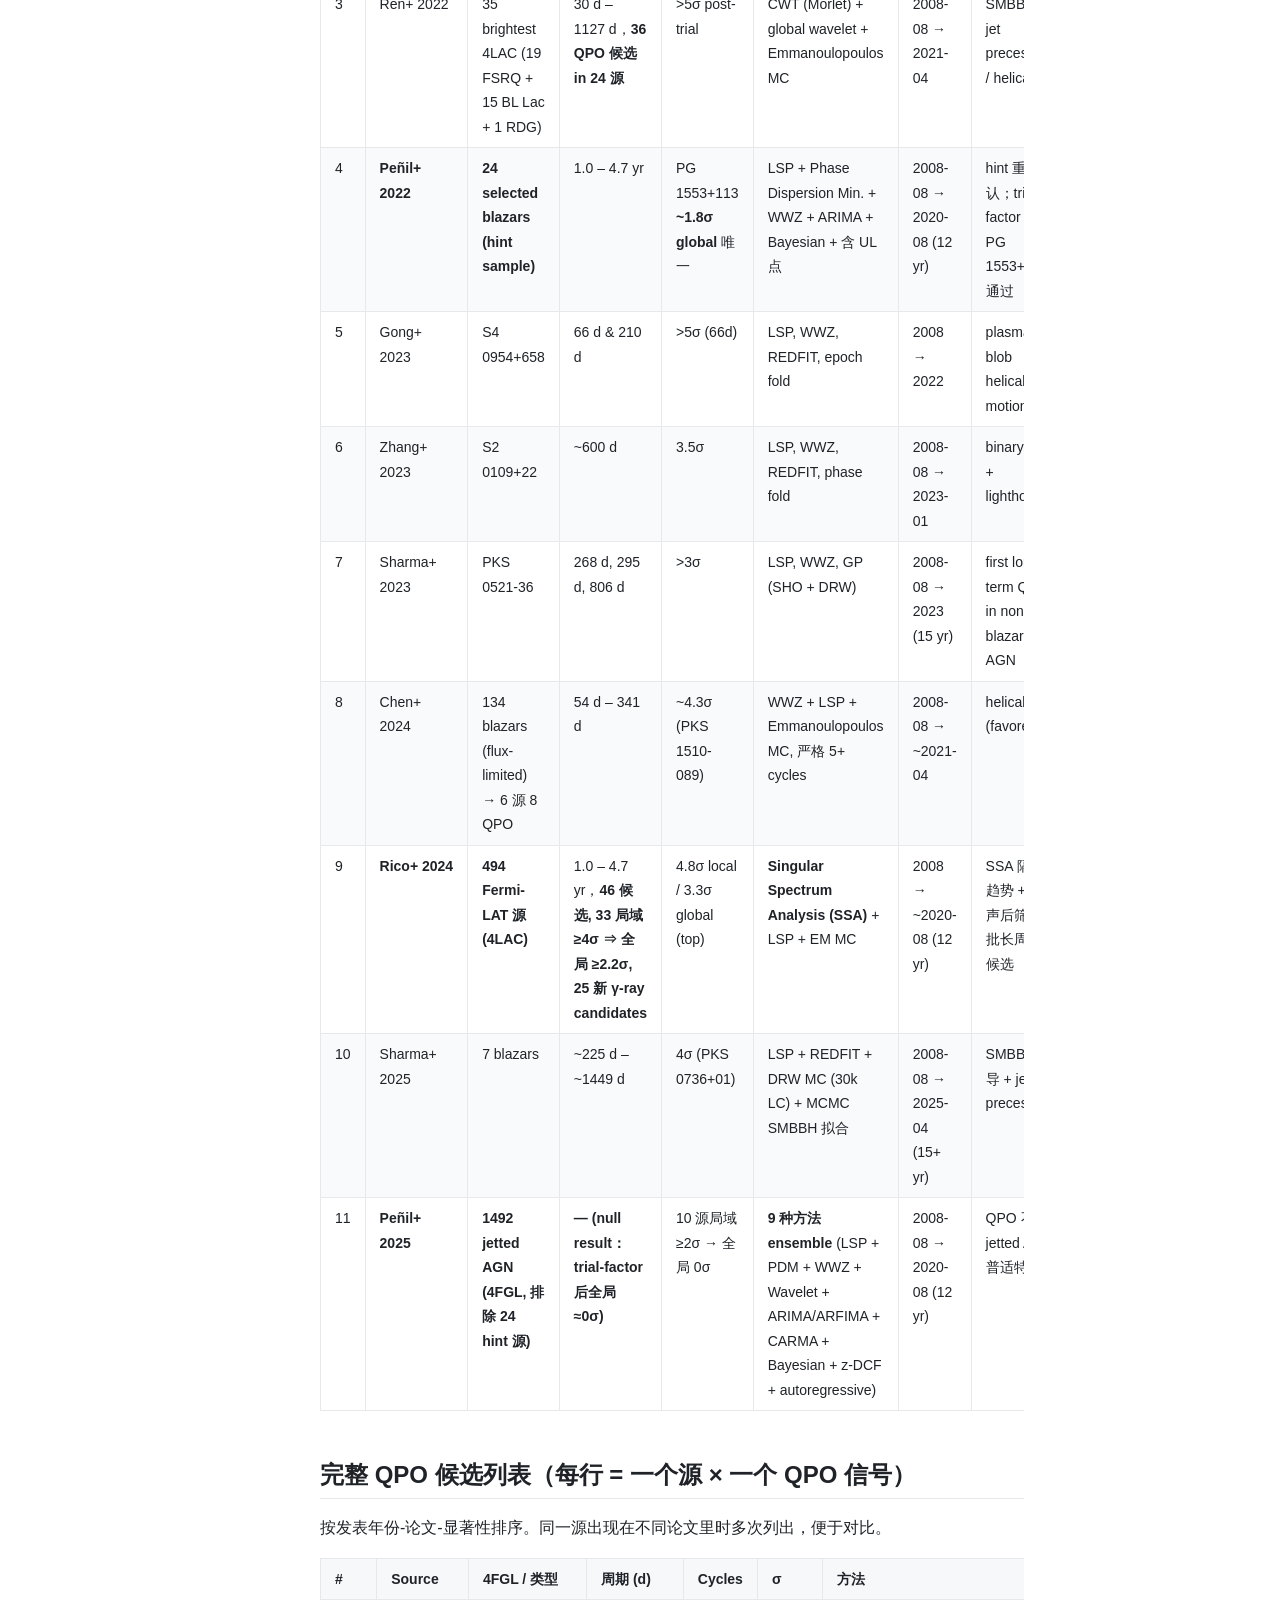
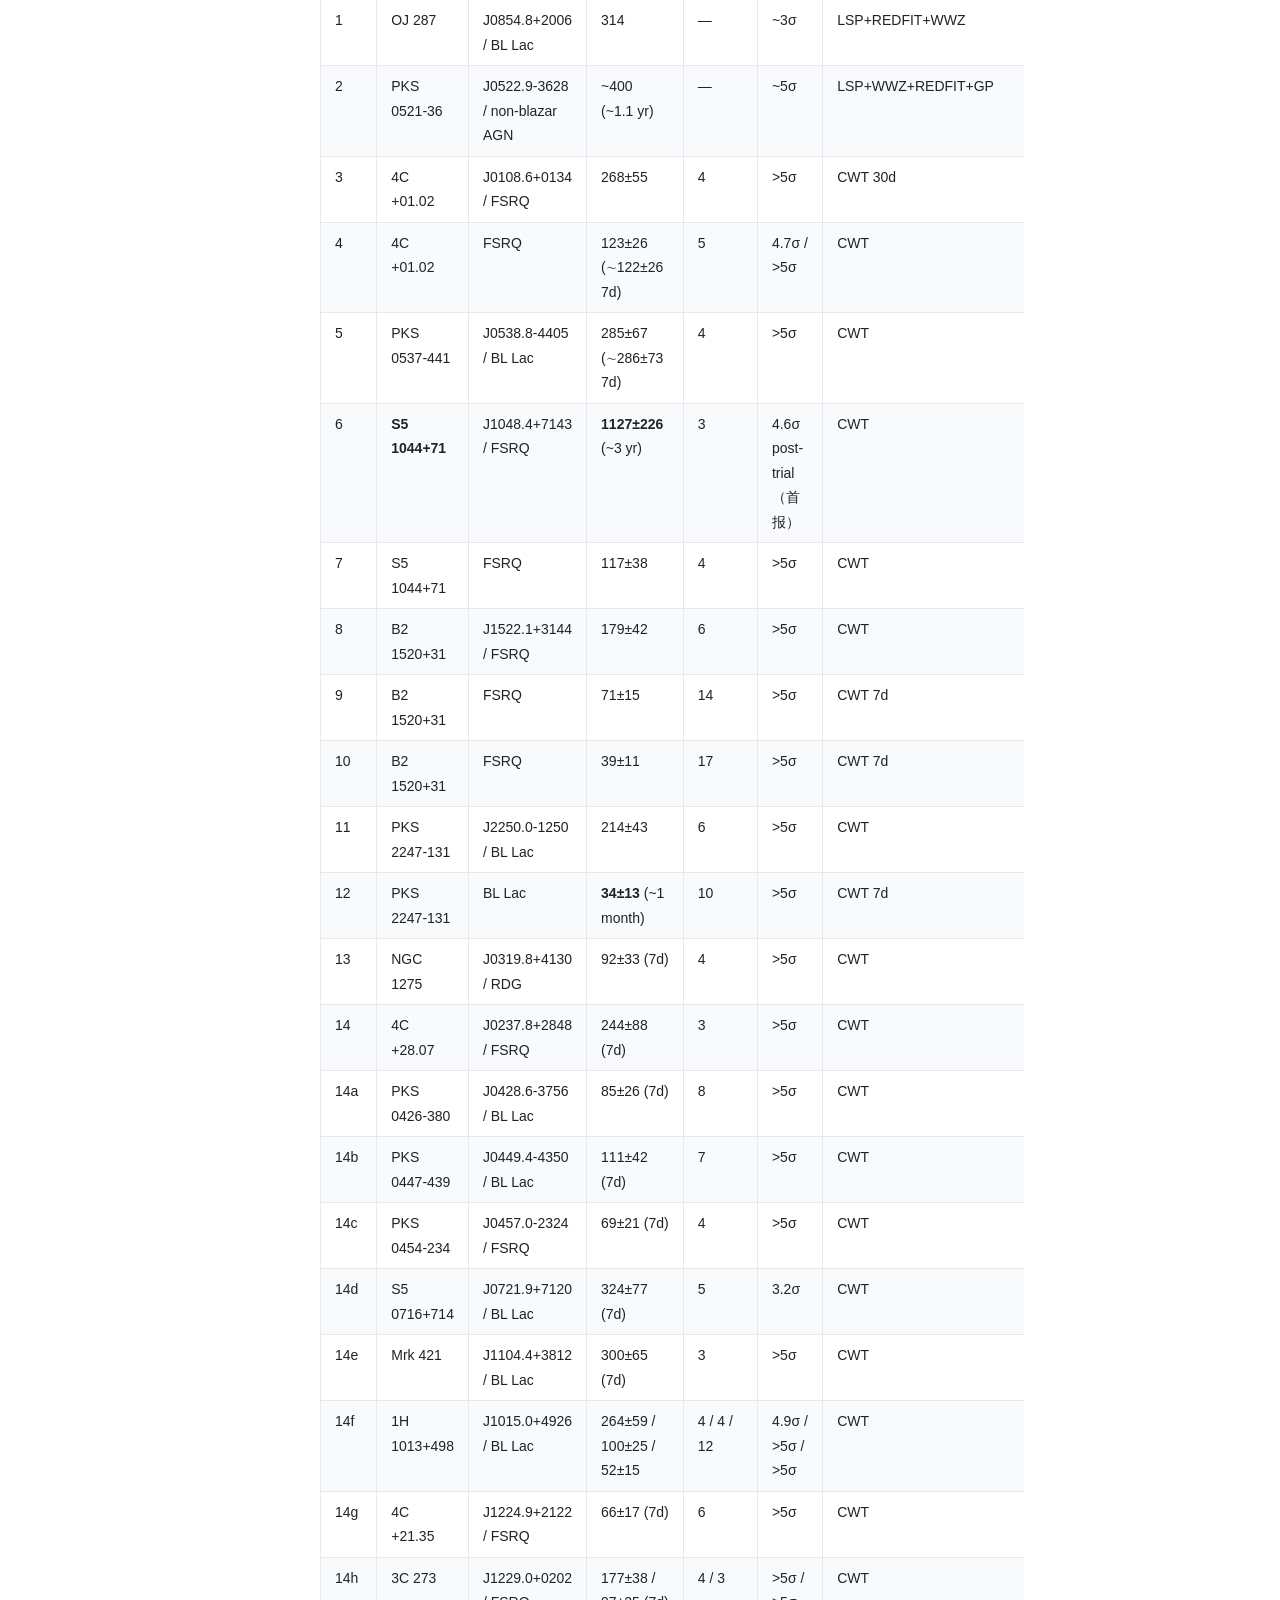
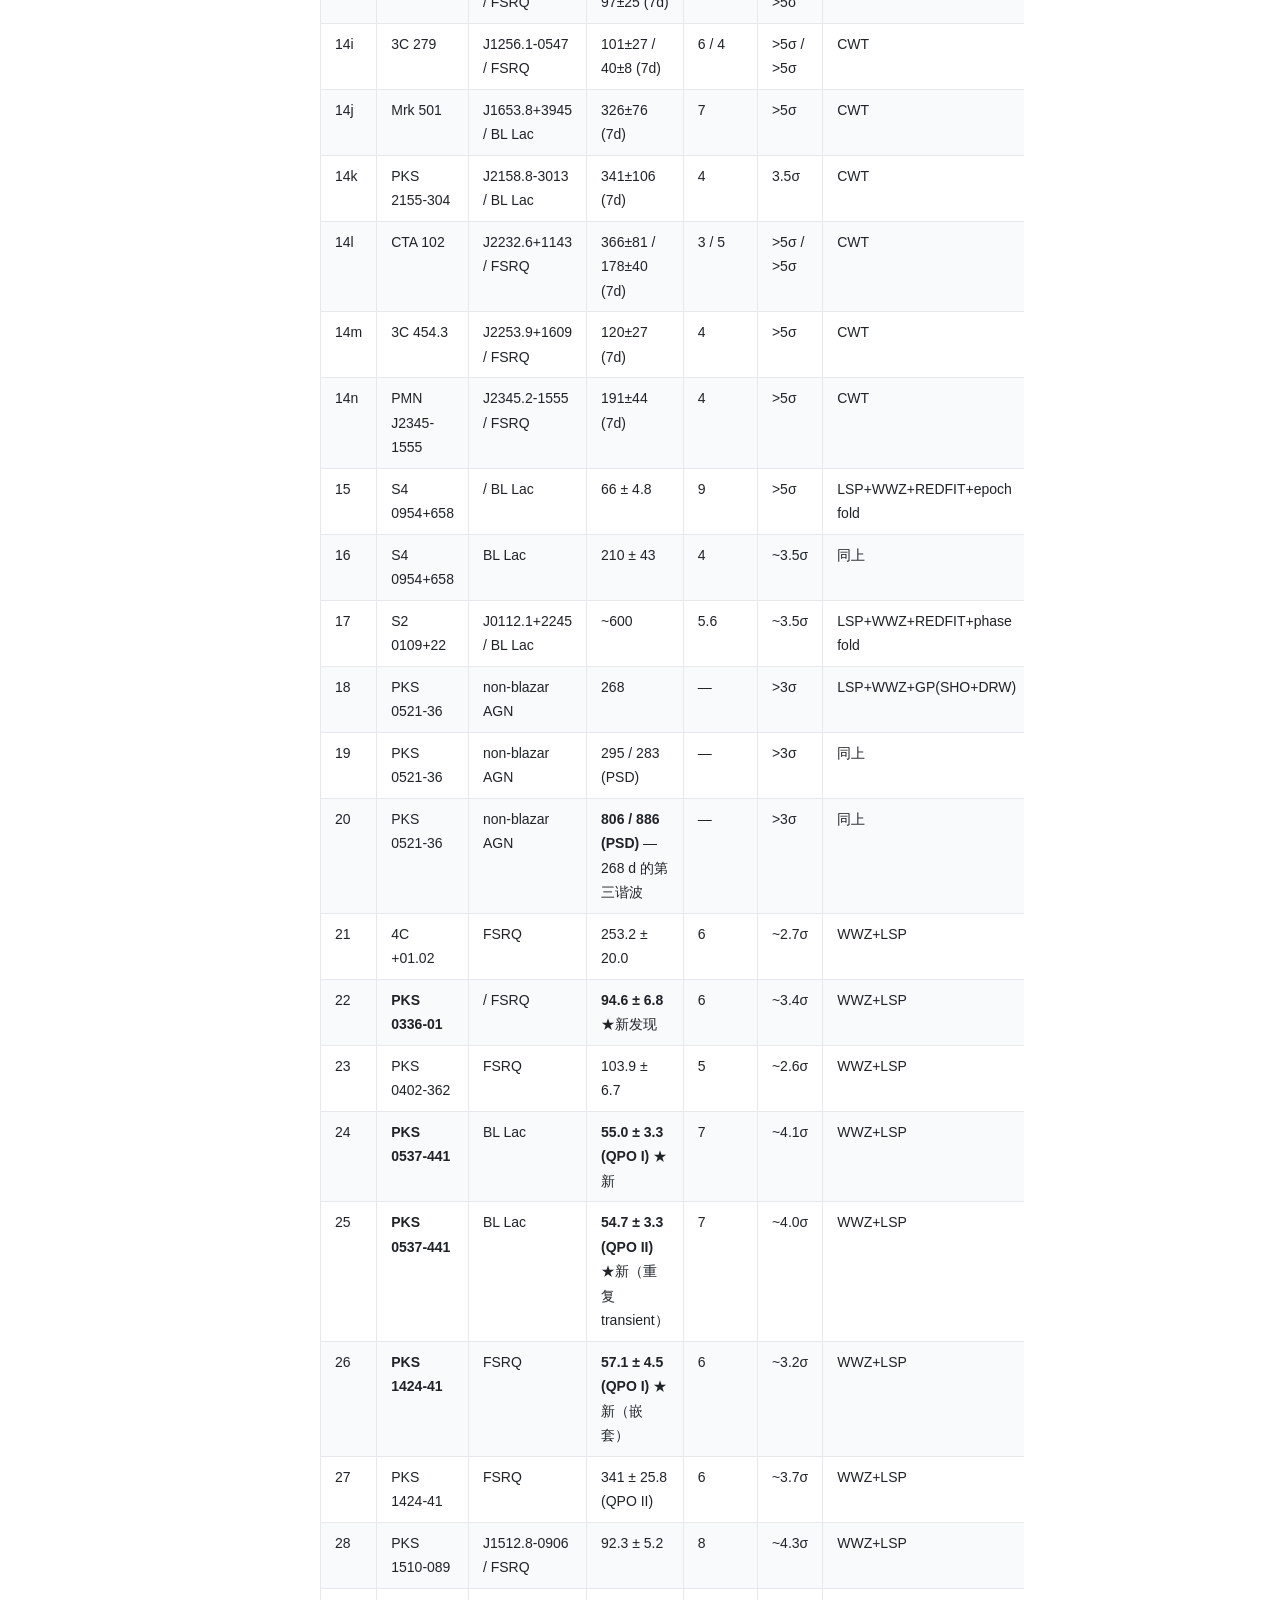
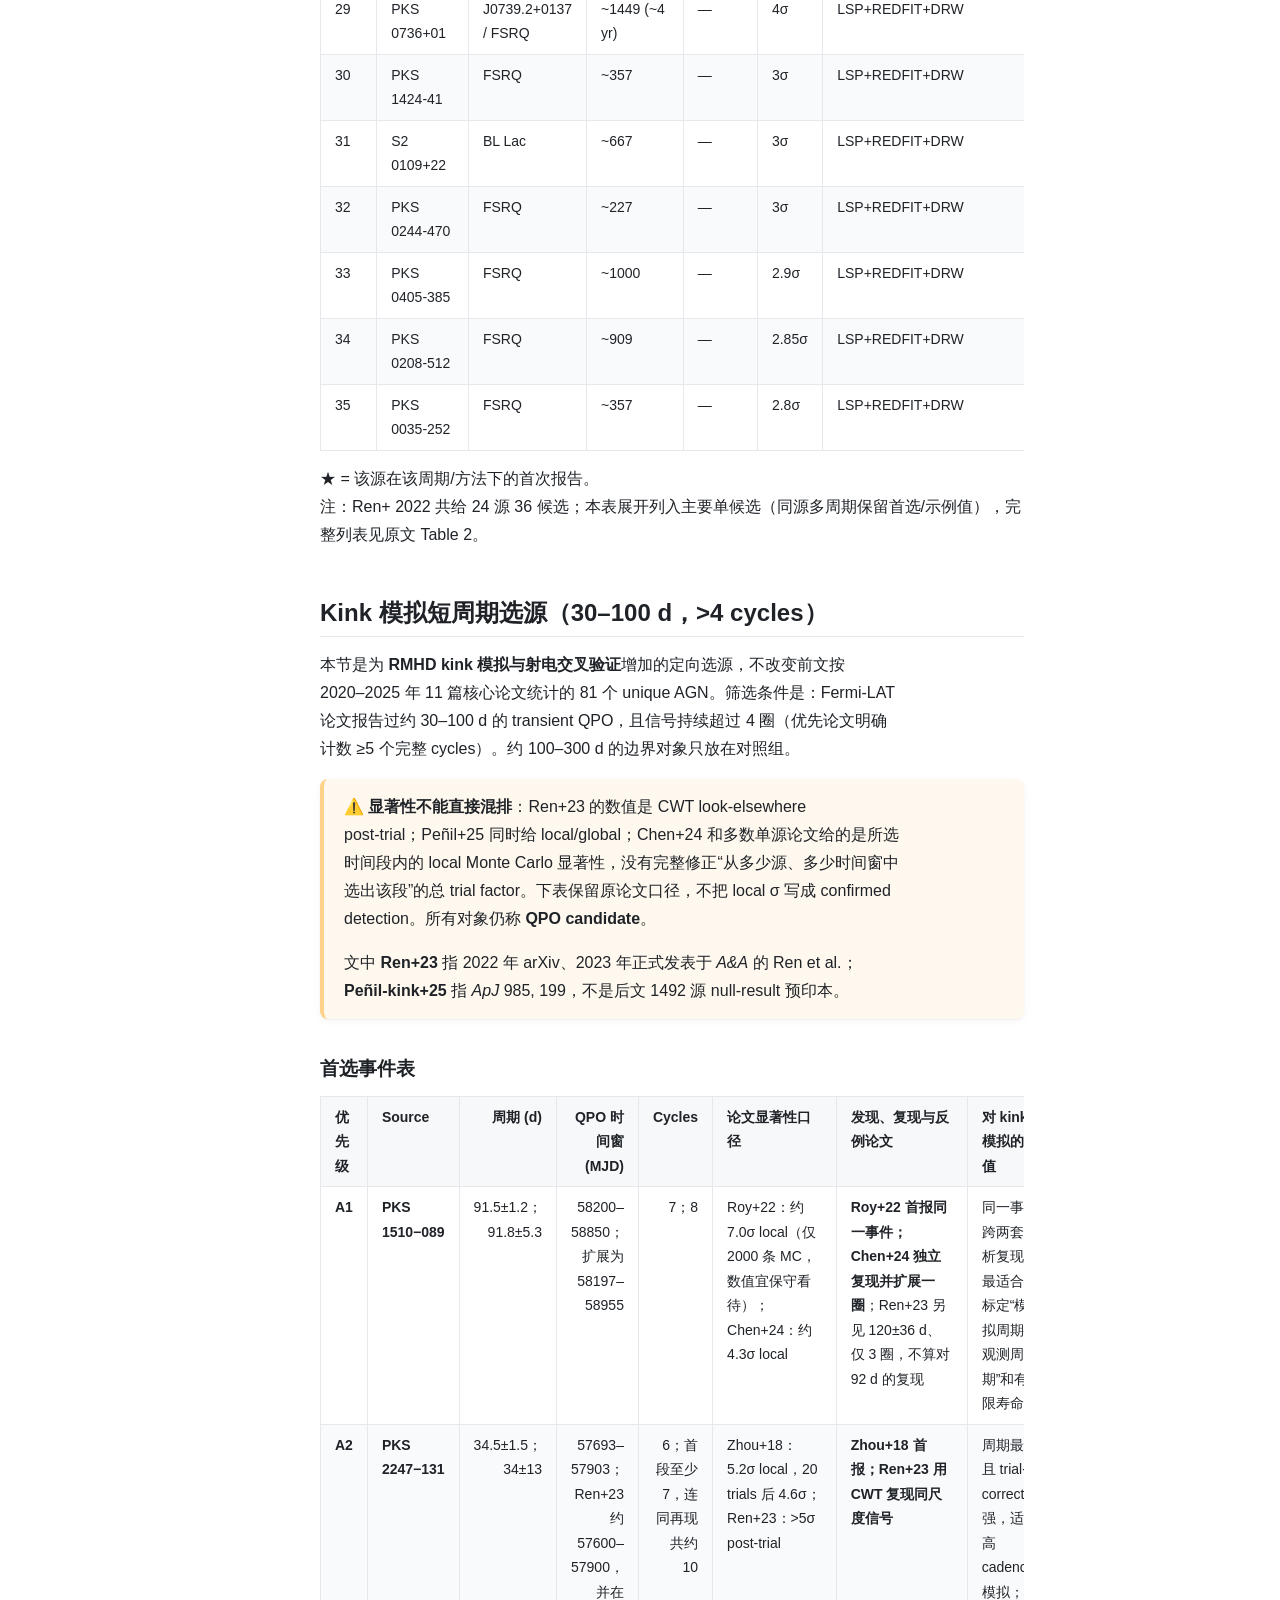
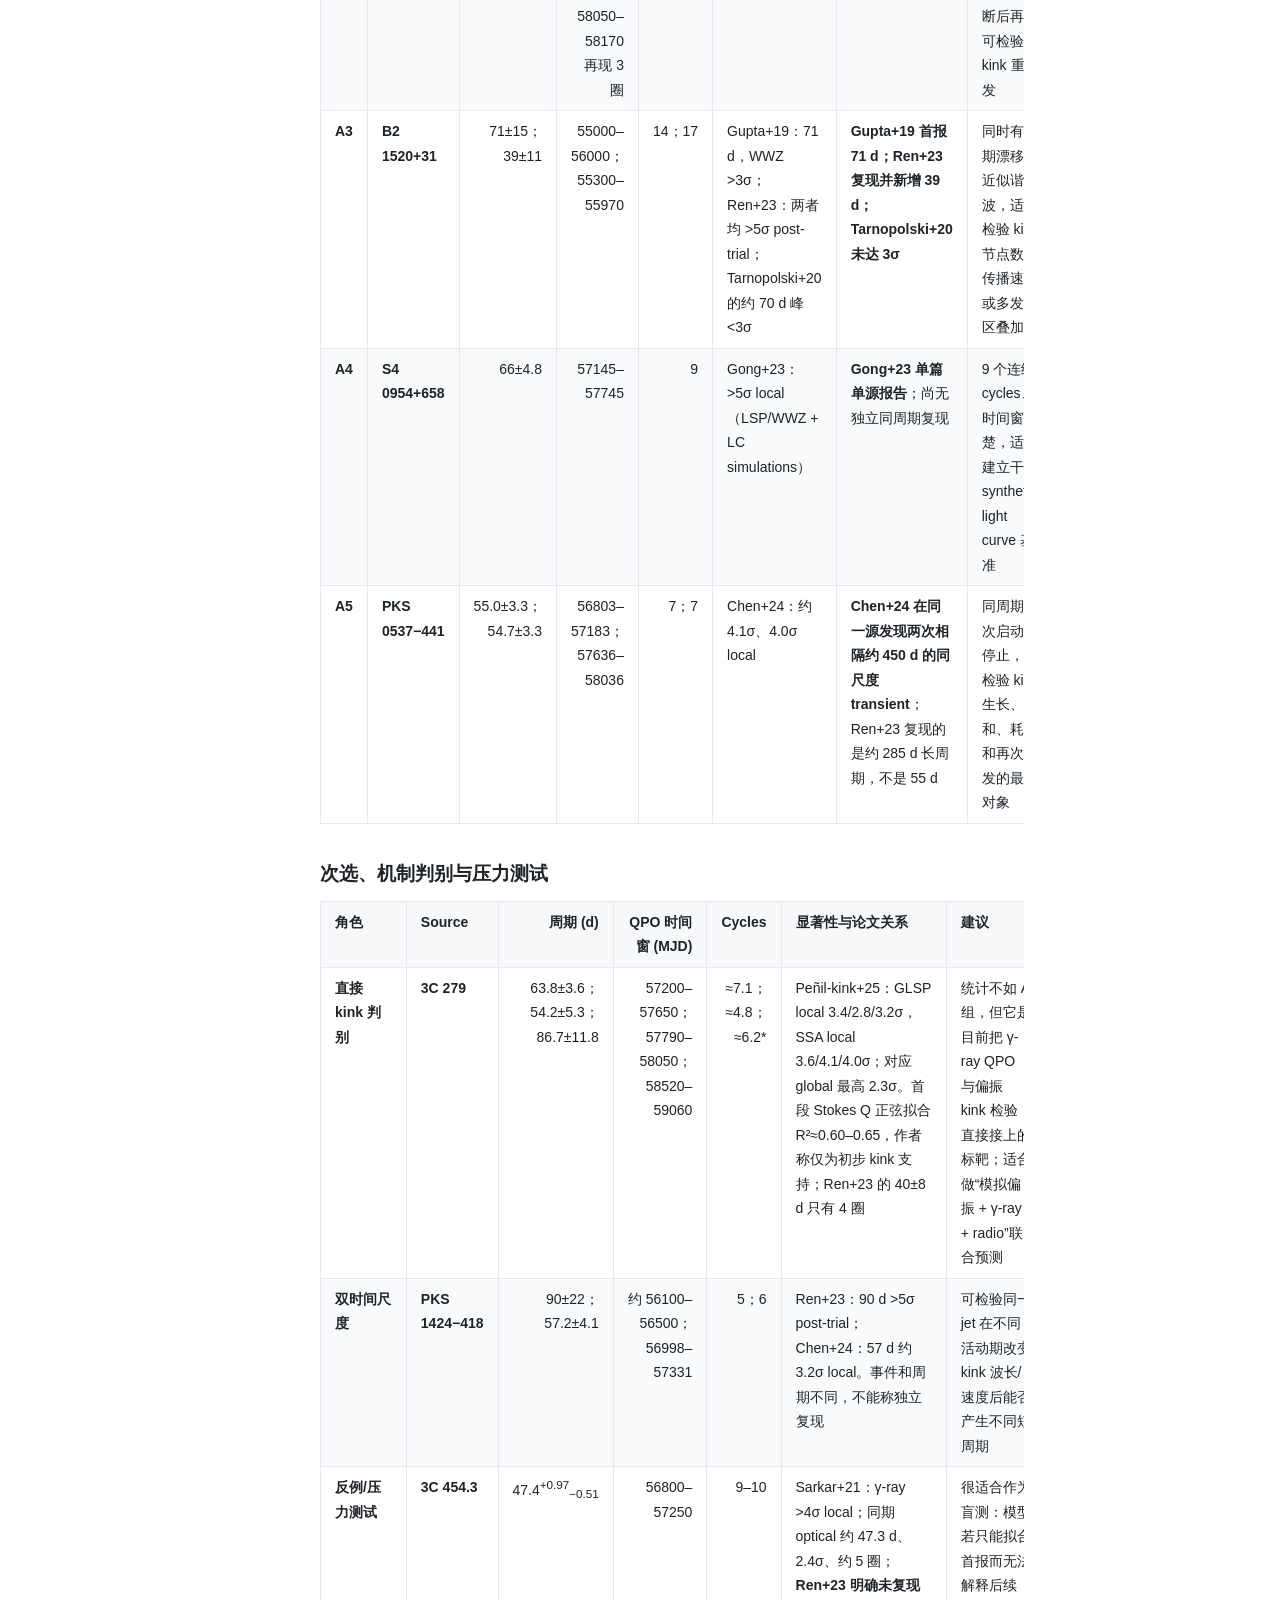
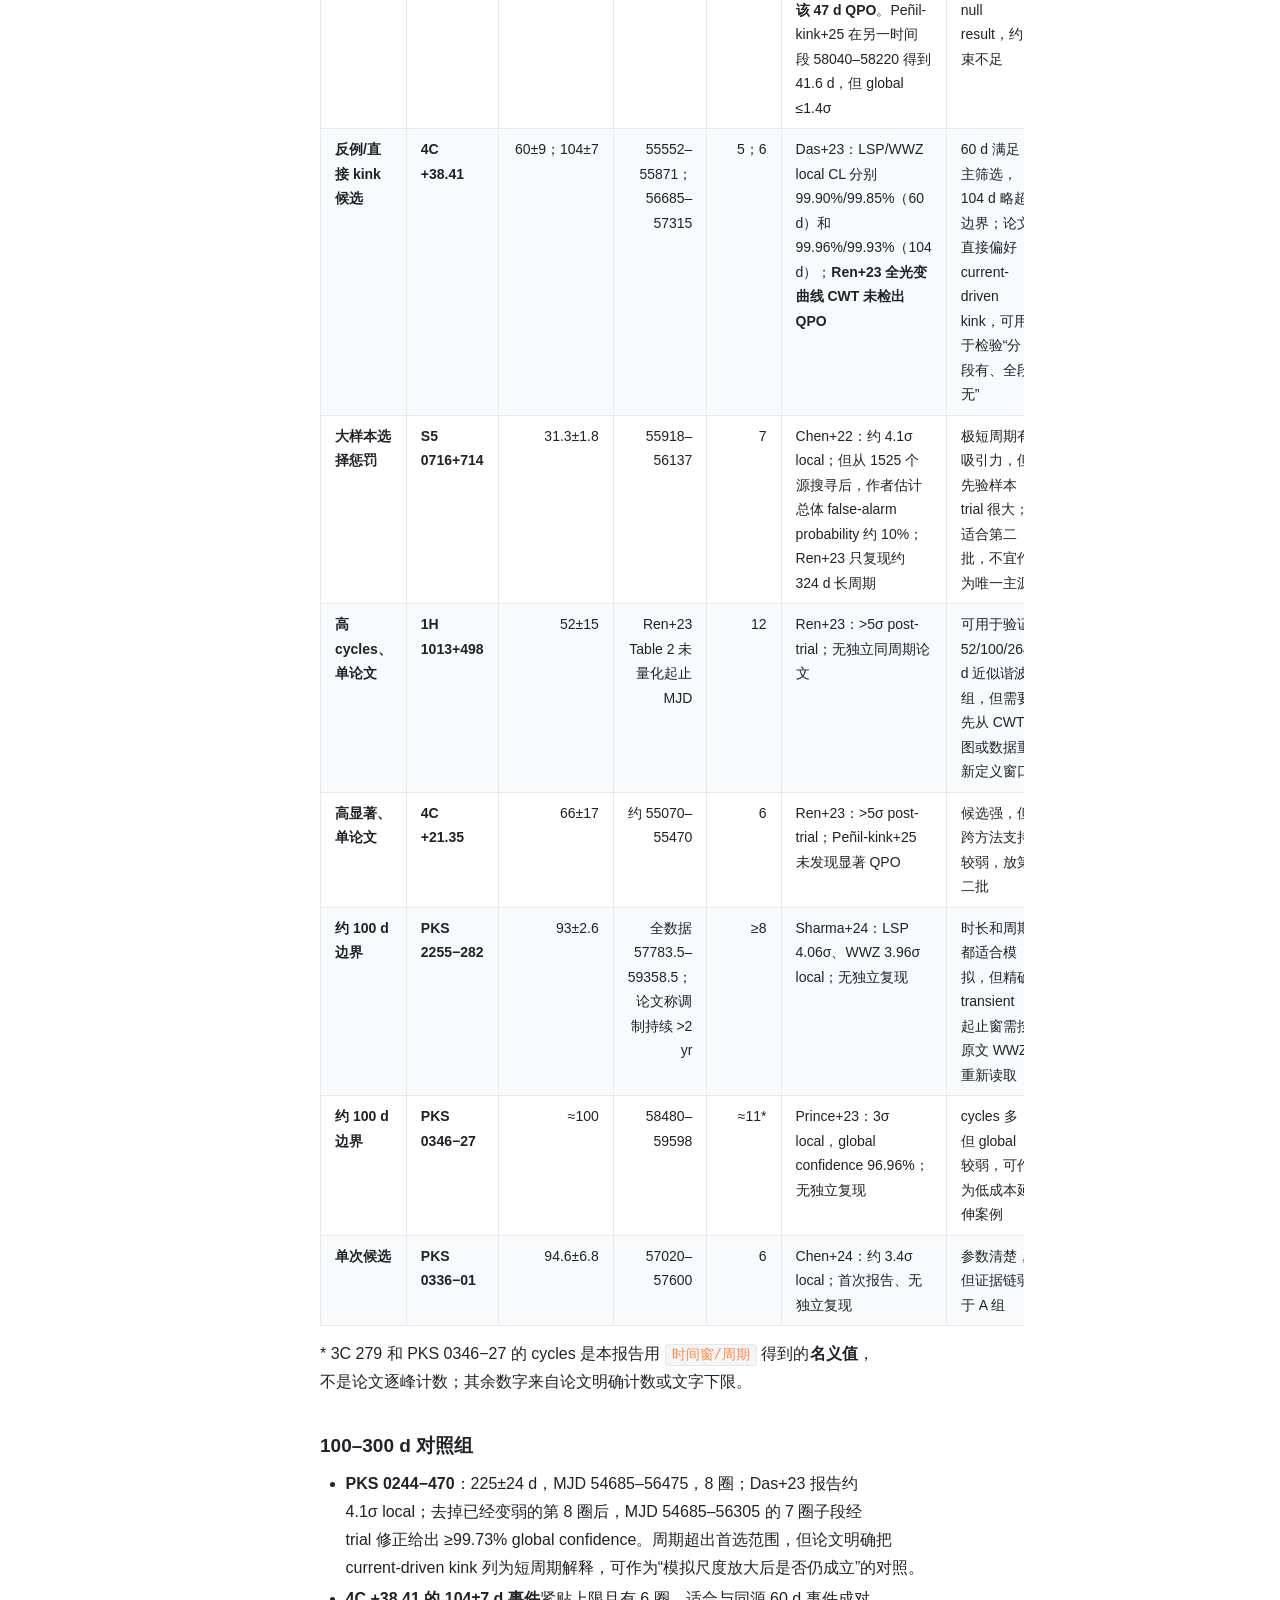
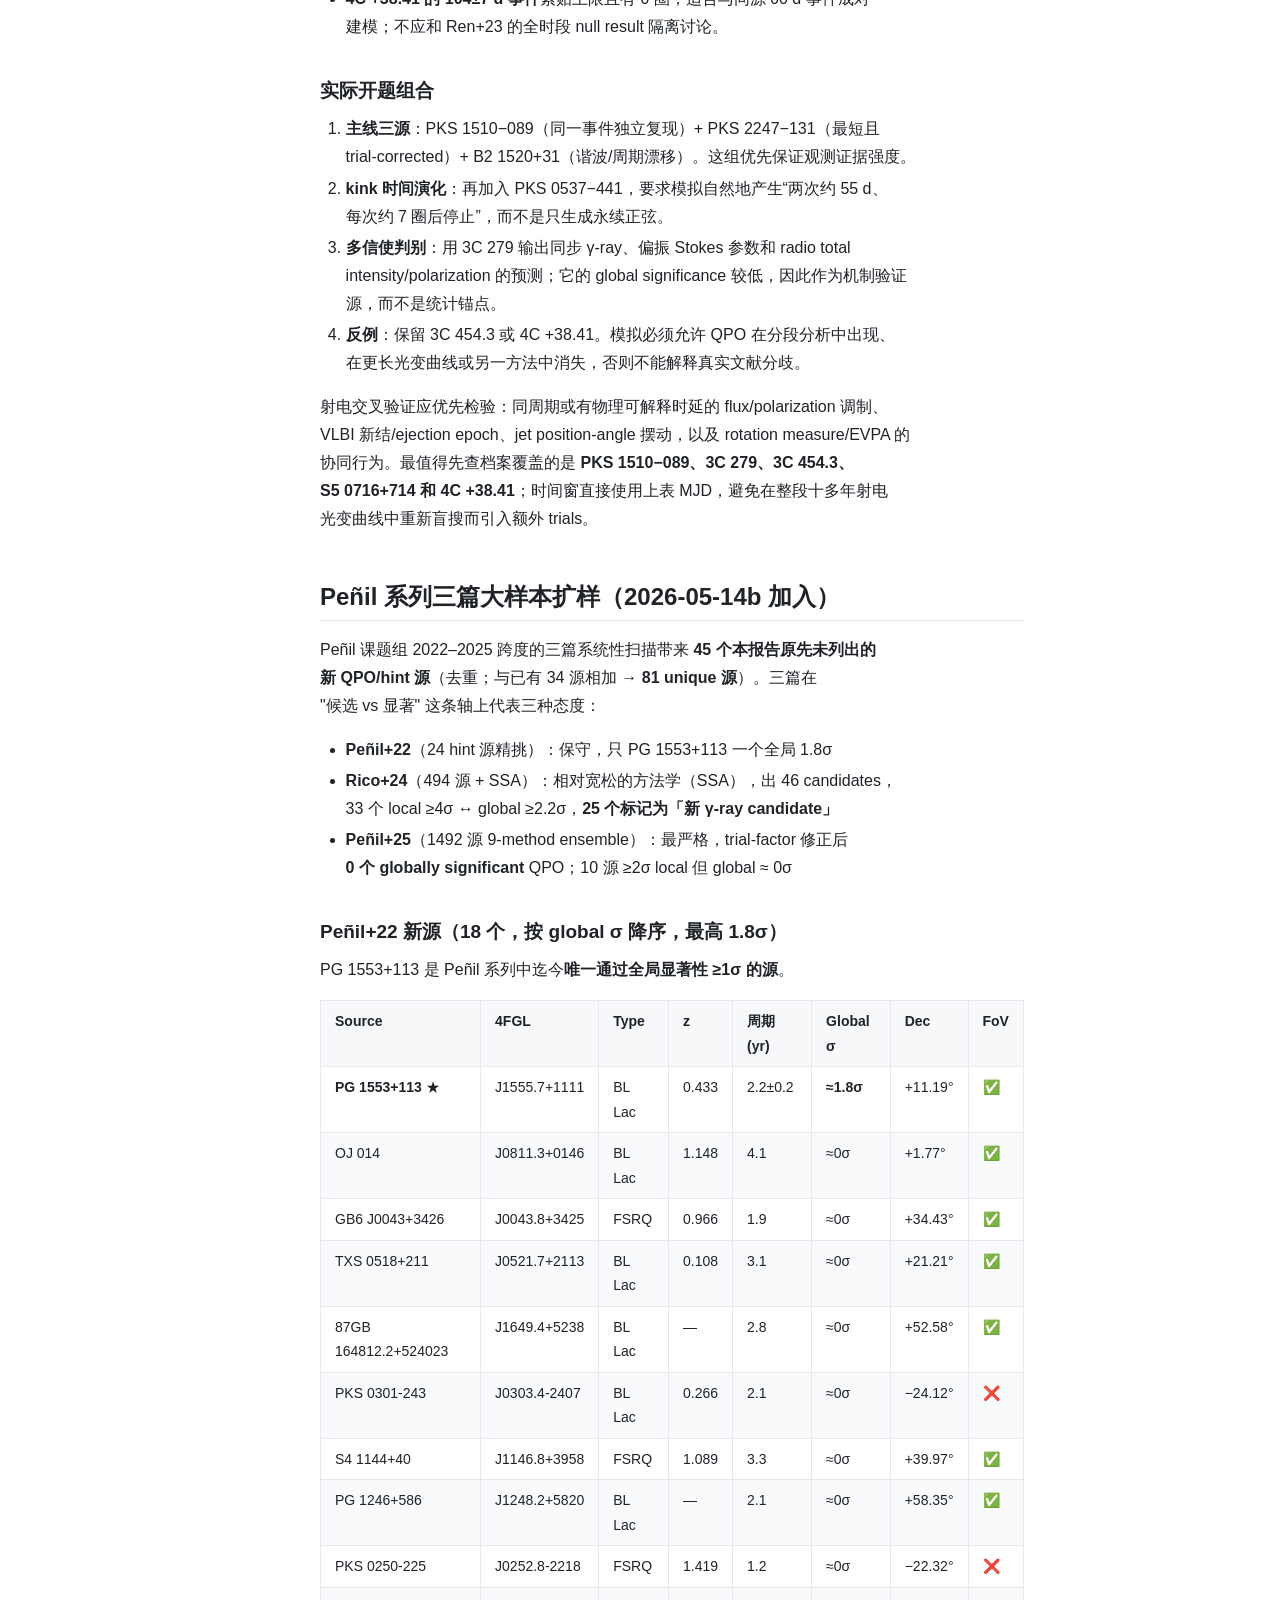
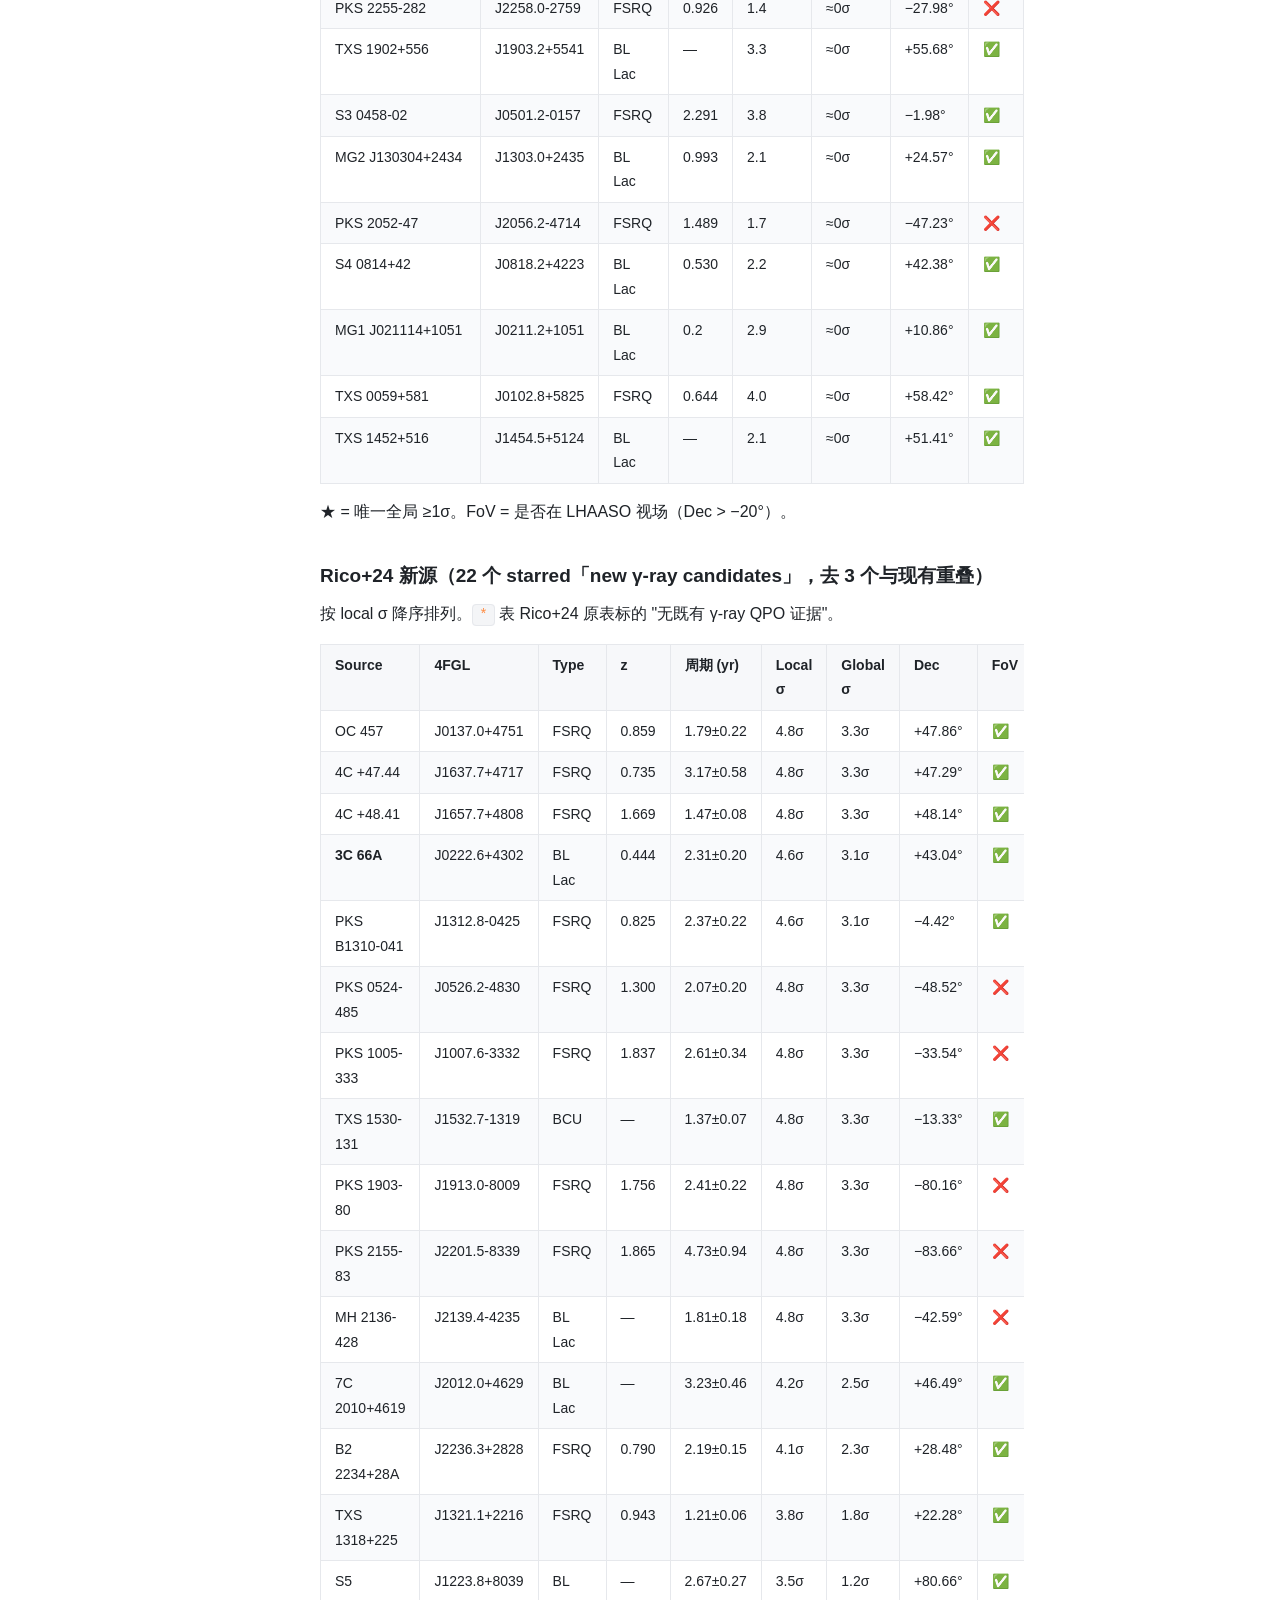
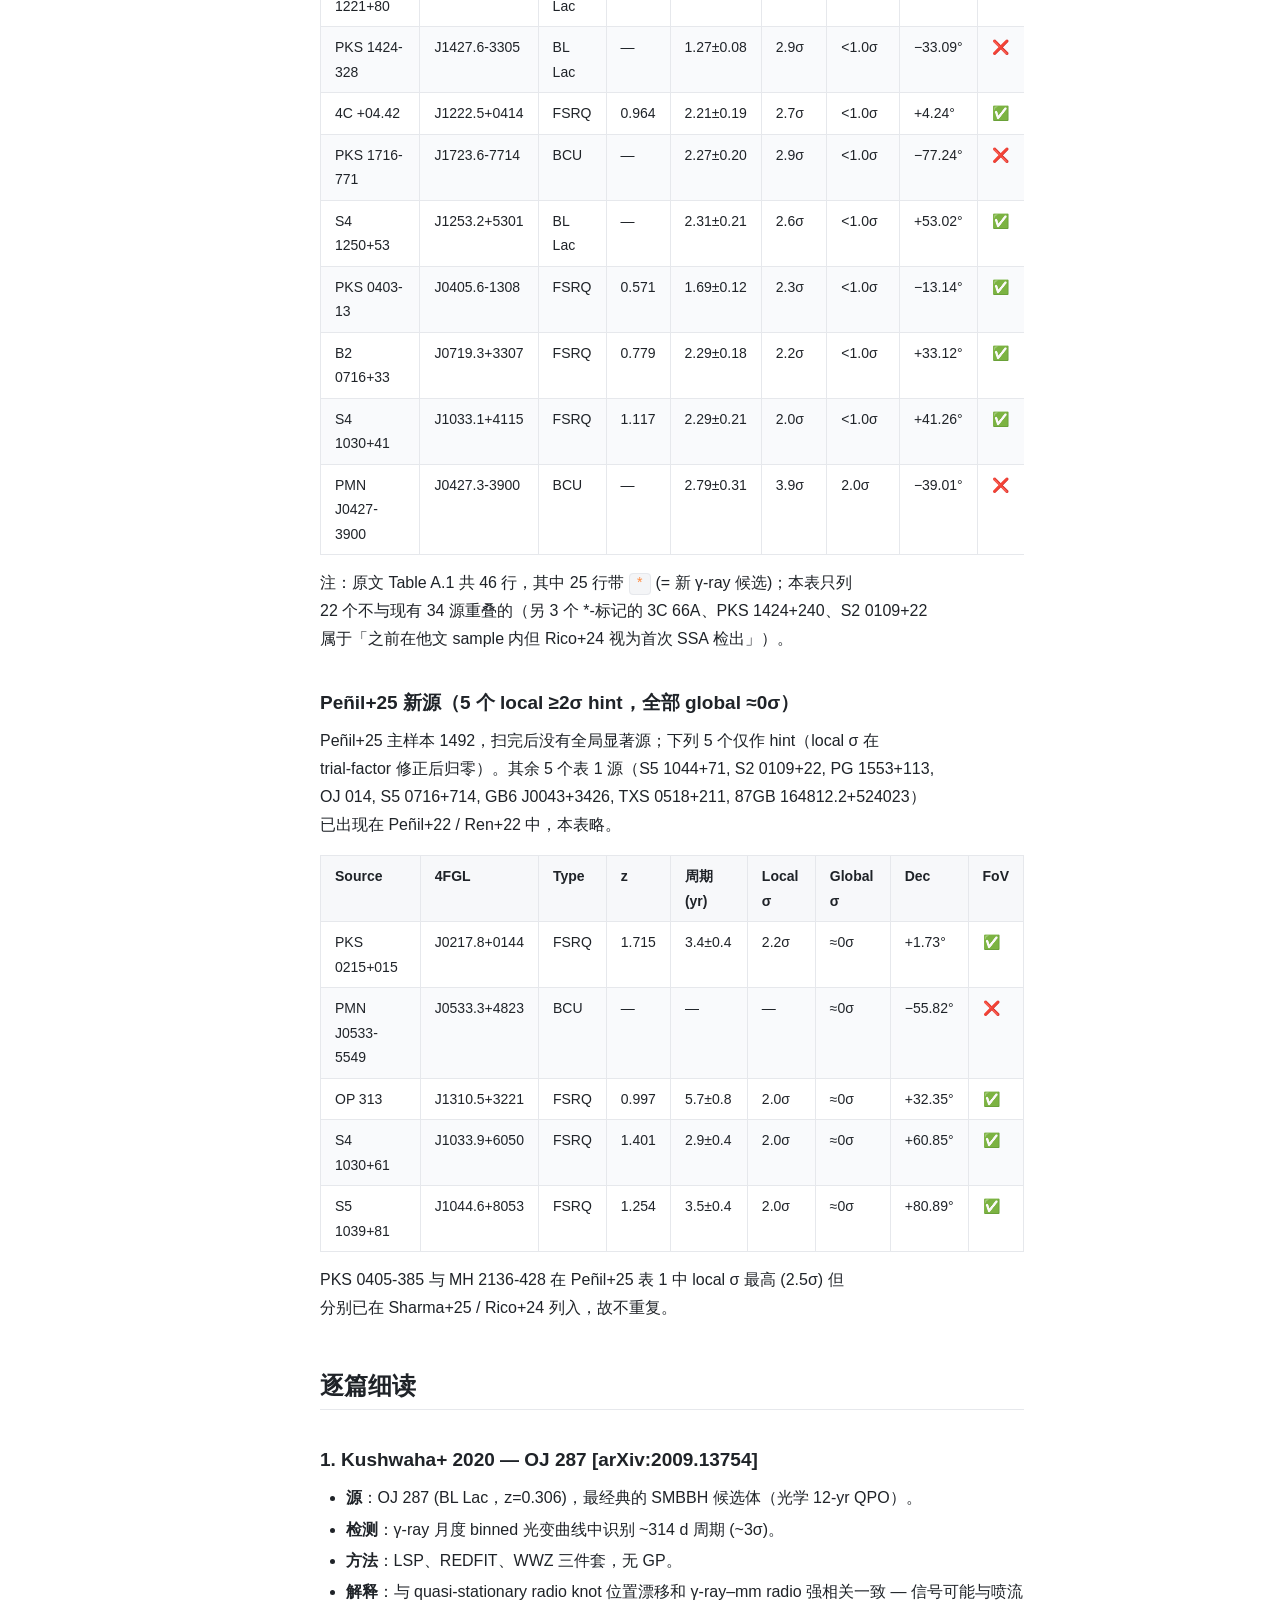
<file: qpo-fermi-lat-detections.html>
<!doctype html>
<html lang="zh-CN">
<head>
<meta charset="utf-8">
<meta name="viewport" content="width=device-width, initial-scale=1, viewport-fit=cover">
<title>Fermi-LAT γ-ray QPO 检测调研 (2020–2025) · any-reports</title>
<meta name="description" content="Fermi-LAT γ-ray QPO 检测调研 (2020–2025)">
<link rel="stylesheet" href="assets/style.css">
<link rel="stylesheet" href="assets/highlight.css">
<link rel="icon" href="data:image/svg+xml,%3Csvg xmlns='http://www.w3.org/2000/svg' viewBox='0 0 16 16'%3E%3Ctext y='14' font-size='14'%3E%F0%9F%93%A6%3C/text%3E%3C/svg%3E">
</head>
<body>

<header class="topbar">
  <button class="topbar-toggle" aria-label="目录" onclick="document.querySelector('.sidebar').classList.toggle('open')">☰ 目录</button>
  <a class="topbar-brand" href="index.html">any-reports</a>
  <nav class="topbar-nav">
    <a href="index.html">Home</a>
    <a href="https://github.com/Pluto235/any-reports" target="_blank" rel="noopener">GitHub</a>
  </nav>
</header>

<div class="layout">

  <aside class="sidebar" id="sidebar">
    <p class="sidebar-title">📑 目录</p>
    <nav class="sidebar-nav">
      <ol><li><a href="#tldr">TL;DR</a></li><li><a href="#主表--每篇论文一览">主表 — 每篇论文一览</a></li><li><a href="#完整-qpo-候选列表每行--一个源--一个-qpo-信号">完整 QPO 候选列表（每行 = 一个源 × 一个 QPO 信号）</a></li><li><a href="#kink-模拟短周期选源30100-d4-cycles">Kink 模拟短周期选源（30–100 d，&gt;4 cycles）</a><ol><li><a href="#首选事件表">首选事件表</a></li><li><a href="#次选机制判别与压力测试">次选、机制判别与压力测试</a></li><li><a href="#100300-d-对照组">100–300 d 对照组</a></li><li><a href="#实际开题组合">实际开题组合</a></li></ol></li><li><a href="#peñil-系列三篇大样本扩样2026-05-14b-加入">Peñil 系列三篇大样本扩样（2026-05-14b 加入）</a><ol><li><a href="#peñil22-新源18-个按-global-σ-降序最高-18σ">Peñil+22 新源（18 个，按 global σ 降序，最高 1.8σ）</a></li><li><a href="#rico24-新源22-个-starrednew-γ-ray-candidates去-3-个与现有重叠">Rico+24 新源（22 个 starred「new γ-ray candidates」，去 3 个与现有重叠）</a></li><li><a href="#peñil25-新源5-个-local-2σ-hint全部-global-0σ">Peñil+25 新源（5 个 local ≥2σ hint，全部 global ≈0σ）</a></li></ol></li><li><a href="#逐篇细读">逐篇细读</a><ol><li><a href="#1-kushwaha-2020--oj-287-arxiv200913754">1. Kushwaha+ 2020 — OJ 287 [arXiv:2009.13754]</a></li><li><a href="#2-zhang-2021--pks-0521-36-arxiv210610040">2. Zhang+ 2021 — PKS 0521-36 [arXiv:2106.10040]</a></li><li><a href="#3-ren-cerruti--sahakyan-2022--35-brightest-agn-arxiv220413051">3. Ren, Cerruti &amp; Sahakyan 2022 — 35 brightest AGN [arXiv:2204.13051]</a></li><li><a href="#5-gong-2023--s4-0954658-arxiv230403085">5. Gong+ 2023 — S4 0954+658 [arXiv:2304.03085]</a></li><li><a href="#6-zhang-2023--s2-010922-arxiv230611579">6. Zhang+ 2023 — S2 0109+22 [arXiv:2306.11579]</a></li><li><a href="#7-sharma-prince--bose-2023--pks-0521-36-arxiv231212623">7. Sharma, Prince &amp; Bose 2023 — PKS 0521-36 [arXiv:2312.12623]</a></li><li><a href="#8-chen-2024--134-blazars-systematic-search-arxiv240110658">8. Chen+ 2024 — 134 blazars systematic search [arXiv:2401.10658]</a></li><li><a href="#4-peñil-2022--24-selected-blazars-hint-sample-arxiv221101894">4. Peñil+ 2022 — 24 selected blazars hint sample [arXiv:2211.01894]</a></li><li><a href="#9-rico-2024--ssa--494-fermi-lat-源-arxiv241205812">9. Rico+ 2024 — SSA × 494 Fermi-LAT 源 [arXiv:2412.05812]</a></li><li><a href="#11-peñil-2025--1492-jetted-agn-9-method-ensemble-null-result-arxiv250914013">11. Peñil+ 2025 — 1492 jetted AGN, 9-method ensemble, NULL result [arXiv:2509.14013]</a></li><li><a href="#10-sharma-2025--7-blazars--smbbh-拟合-arxiv250523697">10. Sharma+ 2025 — 7 blazars + SMBBH 拟合 [arXiv:2505.23697]</a></li></ol></li><li><a href="#跨论文交叉">跨论文交叉</a><ol><li><a href="#同一源在多篇里出现">同一源在多篇里出现</a></li><li><a href="#方法使用频率">方法使用频率</a></li><li><a href="#物理解释优先级">物理解释优先级</a></li></ol></li><li><a href="#显著性-σ-分布">显著性 σ 分布</a></li><li><a href="#数据-binning-约定">数据 binning 约定</a></li><li><a href="#lhaaso-catalog-比对vhe-follow-up-候选评估">LHAASO catalog 比对（VHE follow-up 候选评估）</a><ol><li><a href="#lhaaso-观测窗与-1lhaaso-catalog">LHAASO 观测窗与 1LHAASO catalog</a></li><li><a href="#fermi-qpo-源--lhaaso-状态三档分类">Fermi QPO 源 × LHAASO 状态三档分类</a><ol><li><a href="#a-档在-1lhaaso-catalog-内2-源">A 档：在 1LHAASO catalog 内（2 源）</a></li><li><a href="#b-档lhaaso-视场内但未在-1lhaaso-catalog-检出20-源">B 档：LHAASO 视场内但未在 1LHAASO catalog 检出（20 源）</a></li><li><a href="#c-档超出-lhaaso-视场dec--2012-源">C 档：超出 LHAASO 视场（Dec &lt; −20°，12 源）</a></li></ol></li><li><a href="#重点候选mrk-421--mrk-501--fermi-qpo-周期-vs-lhaaso-预期可探性">重点候选：Mrk 421 / Mrk 501 — Fermi QPO 周期 vs LHAASO 预期可探性</a><ol><li><a href="#mrk-421首选候选">Mrk 421（首选候选）</a></li><li><a href="#mrk-501次选候选">Mrk 501（次选候选）</a></li><li><a href="#lhaaso-qpo-搜寻执行建议">LHAASO QPO 搜寻执行建议</a></li></ol></li><li><a href="#比对统计">比对统计</a></li><li><a href="#2026-05-14-全-catalog-位置交叉匹配复核">2026-05-14 全 catalog 位置交叉匹配复核</a><ol><li><a href="#方法">方法</a></li><li><a href="#表-1--forward-方向fov-内-22-个-fermi-qpo-源到最近-1lhaaso-源的角距">表 1 — Forward 方向：FoV 内 22 个 Fermi QPO 源到最近 1LHAASO 源的角距</a></li><li><a href="#表-2--reverse-方向1lhaaso-高-galactic-latitude-b10-源到最近-fermi-qpo-源的角距">表 2 — Reverse 方向：1LHAASO 高 Galactic latitude (|b|&gt;10°) 源到最近 Fermi QPO 源的角距</a></li><li><a href="#结论">结论</a></li></ol></li><li><a href="#2026-05-14b-81-源扩样本位置交叉匹配复核">2026-05-14b 81 源扩样本位置交叉匹配复核</a><ol><li><a href="#方法_1">方法</a></li><li><a href="#表--81-源扩样本-forward-match-角距分布">表 — 81 源扩样本 forward match 角距分布</a></li><li><a href="#最接近-mrk-421501-以外的近邻候选简评">「最接近 Mrk 421/501 以外」的近邻候选简评</a></li><li><a href="#结论_1">结论</a></li></ol></li></ol></li><li><a href="#参考文献">参考文献</a></li></ol>
    </nav>
  </aside>

  <main class="content">
    <article>
      <h1 id="fermi-lat-γ-ray-qpo-检测调研-20202025">Fermi-LAT γ-ray QPO 检测调研 (2020–2025)<a class="headerlink" href="#fermi-lat-γ-ray-qpo-检测调研-20202025" title="Permanent link">&para;</a></h1>
<blockquote>
<p><strong>范围</strong>：2020–2025 年发表在 arXiv 上、利用 Fermi-LAT γ 射线光变曲线搜寻<br />
blazar / AGN 准周期振荡 (quasi-periodic oscillation, QPO) 的 <strong>11 篇论文</strong><br />
（其中 Peñil 系列 3 篇 2022/2024/2025）。不包含 TESS 光学和方法学性质论文。</p>
<p><strong>数据生成日期</strong>：2026-05-13；<strong>最新修订 2026-09-04</strong>（新增面向 kink<br />
模拟的 30–100 d、&gt;4 cycles 选源及逐源论文复现关系）；<strong>2026-05-14b</strong><br />
集成 Peñil 系列三篇（Peñil+22 / Rico+24 / Peñil+25），样本从 34 → 81<br />
unique 源。</p>
</blockquote>
<h2 id="tldr">TL;DR<a class="headerlink" href="#tldr" title="Permanent link">&para;</a></h2>
<ul>
<li><strong>论文数</strong>：11（其中 5 篇大样本：<strong>Peñil+25 扫 1492 jetted AGN</strong>、<strong>Rico+24 扫 494 源</strong>、Chen+24 扫 134 blazars、Ren+22 扫 35 brightest、<strong>Peñil+22 扫 24 selected hint 源</strong>；3 篇小样本：Sharma+25 7 源；其余 5 篇为单源研究）。</li>
<li><strong>覆盖源</strong>：去重 <strong>81 个 unique AGN</strong>（Ren+22 24 + Peñil+22 18 new + Rico+24 22 new + Peñil+25 5 new hints + 其余 12）。</li>
<li><strong>周期跨度</strong>：~35 d (PKS 2247-131 短周期) 至 ~5 yr (Rico+24 多个 FSRQ ~3–5 yr)，主体集中在 50 d–4 yr。</li>
<li><strong>方法演化</strong>：LSP + REDFIT + WWZ → 加 CWT post-trial + Emmanoulopoulos PSD/PDF MC（Ren+22）→ 加 Gaussian Process (DRW / SHO) + MCMC 物理参数拟合（Sharma+25）→ <strong>Singular Spectrum Analysis (SSA)</strong> + 含 upper-limit 的 LC 处理（Peñil+22, Rico+24）→ <strong>9-method ensemble + 全局显著性 trial-factor 修正</strong>（Peñil+25）。</li>
<li><strong>物理图像</strong>：短周期 (&lt; 1 yr) 偏好 helical jet / plasma blob helical motion；长周期 (&gt; 1 yr) 偏好 SMBBH 轨道进动 / Lense-Thirring；mildly beamed 与 non-blazar 系统讨论 accretion + lighthouse 效应。</li>
<li><strong>发生率（最新校正）</strong>：Chen+24 ~3% (134 源, transient, ≥5 cycles)；Rico+24 SSA 给出 46/494 ≈ 9% 本地 ≥2σ，33/494 ≈ 7% 局域 ≥4σ → 全局 ≥2.2σ；<strong>Peñil+25 在 1492 源（排除 24 hint 源）严格 trial-factor 修正后 0% 全局显著检出</strong> —— 三者一致指向 QPO 几乎完全集中在已识别 hint 源 + 长 baseline 才显现。</li>
<li><strong>LHAASO follow-up 候选</strong>：扩样 81 源后仍<strong>仅 Mrk 421 / Mrk 501 与 1LHAASO catalog 直接对应</strong>（角距 0.04°）；新近 hint 中<strong>最接近的非匹配</strong>是 Rico+24 引入的 <strong>3C 66A → 1LHAASO J0216+4237 = 1.22°</strong>（仍远超 PSF，但已是 Mrk 421/501 之外最近的一对）—— 详见末尾 <a href="#lhaaso-catalog-比对vhe-follow-up-候选评估">LHAASO catalog 比对</a> 节及 <a href="#2026-05-14b-81-源扩样本位置交叉匹配复核">2026-05-14b 81 源扩样本位置交叉匹配复核</a> 子节。</li>
</ul>
<h2 id="主表--每篇论文一览">主表 — 每篇论文一览<a class="headerlink" href="#主表--每篇论文一览" title="Permanent link">&para;</a></h2>
<table>
<thead>
<tr>
<th>#</th>
<th>论文</th>
<th>样本</th>
<th>周期范围 / 数量</th>
<th>最高 σ</th>
<th>主要方法</th>
<th>Fermi 数据</th>
<th>物理解释</th>
</tr>
</thead>
<tbody>
<tr>
<td>1</td>
<td>Kushwaha+ 2020</td>
<td>OJ 287</td>
<td>~314 d × 1</td>
<td>~3σ</td>
<td>LSP, REDFIT, WWZ</td>
<td>2008-08 → 2018-02</td>
<td>quasi-stationary radio knots / SMBBH</td>
</tr>
<tr>
<td>2</td>
<td>Zhang+ 2021</td>
<td>PKS 0521-36</td>
<td>~1.1 yr × 1</td>
<td>~5σ</td>
<td>LSP, WWZ, REDFIT, GP</td>
<td>2008-08 → 2021-03</td>
<td>γ-ray outburst-driven (mildly beamed)</td>
</tr>
<tr>
<td>3</td>
<td>Ren+ 2022</td>
<td>35 brightest 4LAC (19 FSRQ + 15 BL Lac + 1 RDG)</td>
<td>30 d – 1127 d，<strong>36 QPO 候选 in 24 源</strong></td>
<td>&gt;5σ post-trial</td>
<td>CWT (Morlet) + global wavelet + Emmanoulopoulos MC</td>
<td>2008-08 → 2021-04</td>
<td>SMBBH / jet precession / helical</td>
</tr>
<tr>
<td>4</td>
<td><strong>Peñil+ 2022</strong></td>
<td><strong>24 selected blazars (hint sample)</strong></td>
<td>1.0 – 4.7 yr</td>
<td>PG 1553+113 <strong>~1.8σ global</strong> 唯一</td>
<td>LSP + Phase Dispersion Min. + WWZ + ARIMA + Bayesian + 含 UL 点</td>
<td>2008-08 → 2020-08 (12 yr)</td>
<td>hint 重确认；trial-factor 后只 PG 1553+113 通过</td>
</tr>
<tr>
<td>5</td>
<td>Gong+ 2023</td>
<td>S4 0954+658</td>
<td>66 d &amp; 210 d</td>
<td>&gt;5σ (66d)</td>
<td>LSP, WWZ, REDFIT, epoch fold</td>
<td>2008 → 2022</td>
<td>plasma blob helical motion</td>
</tr>
<tr>
<td>6</td>
<td>Zhang+ 2023</td>
<td>S2 0109+22</td>
<td>~600 d</td>
<td>3.5σ</td>
<td>LSP, WWZ, REDFIT, phase fold</td>
<td>2008-08 → 2023-01</td>
<td>binary BH + lighthouse</td>
</tr>
<tr>
<td>7</td>
<td>Sharma+ 2023</td>
<td>PKS 0521-36</td>
<td>268 d, 295 d, 806 d</td>
<td>&gt;3σ</td>
<td>LSP, WWZ, GP (SHO + DRW)</td>
<td>2008-08 → 2023 (15 yr)</td>
<td>first long-term QPO in non-blazar AGN</td>
</tr>
<tr>
<td>8</td>
<td>Chen+ 2024</td>
<td>134 blazars (flux-limited) → 6 源 8 QPO</td>
<td>54 d – 341 d</td>
<td>~4.3σ (PKS 1510-089)</td>
<td>WWZ + LSP + Emmanoulopoulos MC, 严格 5+ cycles</td>
<td>2008-08 → ~2021-04</td>
<td>helical jet (favored)</td>
</tr>
<tr>
<td>9</td>
<td><strong>Rico+ 2024</strong></td>
<td><strong>494 Fermi-LAT 源 (4LAC)</strong></td>
<td>1.0 – 4.7 yr，<strong>46 候选, 33 局域 ≥4σ ⇒ 全局 ≥2.2σ, 25 新 γ-ray candidates</strong></td>
<td>4.8σ local / 3.3σ global (top)</td>
<td><strong>Singular Spectrum Analysis (SSA)</strong> + LSP + EM MC</td>
<td>2008 → ~2020-08 (12 yr)</td>
<td>SSA 隔离趋势 + 噪声后筛大批长周期候选</td>
</tr>
<tr>
<td>10</td>
<td>Sharma+ 2025</td>
<td>7 blazars</td>
<td>~225 d – ~1449 d</td>
<td>4σ (PKS 0736+01)</td>
<td>LSP + REDFIT + DRW MC (30k LC) + MCMC SMBBH 拟合</td>
<td>2008-08 → 2025-04 (15+ yr)</td>
<td>SMBBH 主导 + jet precession</td>
</tr>
<tr>
<td>11</td>
<td><strong>Peñil+ 2025</strong></td>
<td><strong>1492 jetted AGN (4FGL, 排除 24 hint 源)</strong></td>
<td><strong>— (null result：trial-factor 后全局 ≈0σ)</strong></td>
<td>10 源局域 ≥2σ → 全局 0σ</td>
<td><strong>9 种方法 ensemble</strong> (LSP + PDM + WWZ + Wavelet + ARIMA/ARFIMA + CARMA + Bayesian + z-DCF + autoregressive)</td>
<td>2008-08 → 2020-08 (12 yr)</td>
<td>QPO 不是 jetted AGN 普适特征</td>
</tr>
</tbody>
</table>
<h2 id="完整-qpo-候选列表每行--一个源--一个-qpo-信号">完整 QPO 候选列表（每行 = 一个源 × 一个 QPO 信号）<a class="headerlink" href="#完整-qpo-候选列表每行--一个源--一个-qpo-信号" title="Permanent link">&para;</a></h2>
<p>按发表年份-论文-显著性排序。同一源出现在不同论文里时多次列出，便于对比。</p>
<table>
<thead>
<tr>
<th>#</th>
<th>Source</th>
<th>4FGL / 类型</th>
<th>周期 (d)</th>
<th>Cycles</th>
<th>σ</th>
<th>方法</th>
<th>论文</th>
</tr>
</thead>
<tbody>
<tr>
<td>1</td>
<td>OJ 287</td>
<td>J0854.8+2006 / BL Lac</td>
<td>314</td>
<td>—</td>
<td>~3σ</td>
<td>LSP+REDFIT+WWZ</td>
<td>Kushwaha+ 2020</td>
</tr>
<tr>
<td>2</td>
<td>PKS 0521-36</td>
<td>J0522.9-3628 / non-blazar AGN</td>
<td>~400 (~1.1 yr)</td>
<td>—</td>
<td>~5σ</td>
<td>LSP+WWZ+REDFIT+GP</td>
<td>Zhang+ 2021</td>
</tr>
<tr>
<td>3</td>
<td>4C +01.02</td>
<td>J0108.6+0134 / FSRQ</td>
<td>268±55</td>
<td>4</td>
<td>&gt;5σ</td>
<td>CWT 30d</td>
<td>Ren+ 2022</td>
</tr>
<tr>
<td>4</td>
<td>4C +01.02</td>
<td>FSRQ</td>
<td>123±26 (∼122±26 7d)</td>
<td>5</td>
<td>4.7σ / &gt;5σ</td>
<td>CWT</td>
<td>Ren+ 2022</td>
</tr>
<tr>
<td>5</td>
<td>PKS 0537-441</td>
<td>J0538.8-4405 / BL Lac</td>
<td>285±67 (∼286±73 7d)</td>
<td>4</td>
<td>&gt;5σ</td>
<td>CWT</td>
<td>Ren+ 2022</td>
</tr>
<tr>
<td>6</td>
<td><strong>S5 1044+71</strong></td>
<td>J1048.4+7143 / FSRQ</td>
<td><strong>1127±226</strong> (~3 yr)</td>
<td>3</td>
<td>4.6σ post-trial（首报）</td>
<td>CWT</td>
<td>Ren+ 2022</td>
</tr>
<tr>
<td>7</td>
<td>S5 1044+71</td>
<td>FSRQ</td>
<td>117±38</td>
<td>4</td>
<td>&gt;5σ</td>
<td>CWT</td>
<td>Ren+ 2022</td>
</tr>
<tr>
<td>8</td>
<td>B2 1520+31</td>
<td>J1522.1+3144 / FSRQ</td>
<td>179±42</td>
<td>6</td>
<td>&gt;5σ</td>
<td>CWT</td>
<td>Ren+ 2022</td>
</tr>
<tr>
<td>9</td>
<td>B2 1520+31</td>
<td>FSRQ</td>
<td>71±15</td>
<td>14</td>
<td>&gt;5σ</td>
<td>CWT 7d</td>
<td>Ren+ 2022</td>
</tr>
<tr>
<td>10</td>
<td>B2 1520+31</td>
<td>FSRQ</td>
<td>39±11</td>
<td>17</td>
<td>&gt;5σ</td>
<td>CWT 7d</td>
<td>Ren+ 2022</td>
</tr>
<tr>
<td>11</td>
<td>PKS 2247-131</td>
<td>J2250.0-1250 / BL Lac</td>
<td>214±43</td>
<td>6</td>
<td>&gt;5σ</td>
<td>CWT</td>
<td>Ren+ 2022</td>
</tr>
<tr>
<td>12</td>
<td>PKS 2247-131</td>
<td>BL Lac</td>
<td><strong>34±13</strong> (~1 month)</td>
<td>10</td>
<td>&gt;5σ</td>
<td>CWT 7d</td>
<td>Ren+ 2022</td>
</tr>
<tr>
<td>13</td>
<td>NGC 1275</td>
<td>J0319.8+4130 / RDG</td>
<td>92±33 (7d)</td>
<td>4</td>
<td>&gt;5σ</td>
<td>CWT</td>
<td>Ren+ 2022</td>
</tr>
<tr>
<td>14</td>
<td>4C +28.07</td>
<td>J0237.8+2848 / FSRQ</td>
<td>244±88 (7d)</td>
<td>3</td>
<td>&gt;5σ</td>
<td>CWT</td>
<td>Ren+ 2022</td>
</tr>
<tr>
<td>14a</td>
<td>PKS 0426-380</td>
<td>J0428.6-3756 / BL Lac</td>
<td>85±26 (7d)</td>
<td>8</td>
<td>&gt;5σ</td>
<td>CWT</td>
<td>Ren+ 2022</td>
</tr>
<tr>
<td>14b</td>
<td>PKS 0447-439</td>
<td>J0449.4-4350 / BL Lac</td>
<td>111±42 (7d)</td>
<td>7</td>
<td>&gt;5σ</td>
<td>CWT</td>
<td>Ren+ 2022</td>
</tr>
<tr>
<td>14c</td>
<td>PKS 0454-234</td>
<td>J0457.0-2324 / FSRQ</td>
<td>69±21 (7d)</td>
<td>4</td>
<td>&gt;5σ</td>
<td>CWT</td>
<td>Ren+ 2022</td>
</tr>
<tr>
<td>14d</td>
<td>S5 0716+714</td>
<td>J0721.9+7120 / BL Lac</td>
<td>324±77 (7d)</td>
<td>5</td>
<td>3.2σ</td>
<td>CWT</td>
<td>Ren+ 2022</td>
</tr>
<tr>
<td>14e</td>
<td>Mrk 421</td>
<td>J1104.4+3812 / BL Lac</td>
<td>300±65 (7d)</td>
<td>3</td>
<td>&gt;5σ</td>
<td>CWT</td>
<td>Ren+ 2022</td>
</tr>
<tr>
<td>14f</td>
<td>1H 1013+498</td>
<td>J1015.0+4926 / BL Lac</td>
<td>264±59 / 100±25 / 52±15</td>
<td>4 / 4 / 12</td>
<td>4.9σ / &gt;5σ / &gt;5σ</td>
<td>CWT</td>
<td>Ren+ 2022</td>
</tr>
<tr>
<td>14g</td>
<td>4C +21.35</td>
<td>J1224.9+2122 / FSRQ</td>
<td>66±17 (7d)</td>
<td>6</td>
<td>&gt;5σ</td>
<td>CWT</td>
<td>Ren+ 2022</td>
</tr>
<tr>
<td>14h</td>
<td>3C 273</td>
<td>J1229.0+0202 / FSRQ</td>
<td>177±38 / 97±25 (7d)</td>
<td>4 / 3</td>
<td>&gt;5σ / &gt;5σ</td>
<td>CWT</td>
<td>Ren+ 2022</td>
</tr>
<tr>
<td>14i</td>
<td>3C 279</td>
<td>J1256.1-0547 / FSRQ</td>
<td>101±27 / 40±8 (7d)</td>
<td>6 / 4</td>
<td>&gt;5σ / &gt;5σ</td>
<td>CWT</td>
<td>Ren+ 2022</td>
</tr>
<tr>
<td>14j</td>
<td>Mrk 501</td>
<td>J1653.8+3945 / BL Lac</td>
<td>326±76 (7d)</td>
<td>7</td>
<td>&gt;5σ</td>
<td>CWT</td>
<td>Ren+ 2022</td>
</tr>
<tr>
<td>14k</td>
<td>PKS 2155-304</td>
<td>J2158.8-3013 / BL Lac</td>
<td>341±106 (7d)</td>
<td>4</td>
<td>3.5σ</td>
<td>CWT</td>
<td>Ren+ 2022</td>
</tr>
<tr>
<td>14l</td>
<td>CTA 102</td>
<td>J2232.6+1143 / FSRQ</td>
<td>366±81 / 178±40 (7d)</td>
<td>3 / 5</td>
<td>&gt;5σ / &gt;5σ</td>
<td>CWT</td>
<td>Ren+ 2022</td>
</tr>
<tr>
<td>14m</td>
<td>3C 454.3</td>
<td>J2253.9+1609 / FSRQ</td>
<td>120±27 (7d)</td>
<td>4</td>
<td>&gt;5σ</td>
<td>CWT</td>
<td>Ren+ 2022</td>
</tr>
<tr>
<td>14n</td>
<td>PMN J2345-1555</td>
<td>J2345.2-1555 / FSRQ</td>
<td>191±44 (7d)</td>
<td>4</td>
<td>&gt;5σ</td>
<td>CWT</td>
<td>Ren+ 2022</td>
</tr>
<tr>
<td>15</td>
<td>S4 0954+658</td>
<td>/ BL Lac</td>
<td>66 ± 4.8</td>
<td>9</td>
<td>&gt;5σ</td>
<td>LSP+WWZ+REDFIT+epoch fold</td>
<td>Gong+ 2023</td>
</tr>
<tr>
<td>16</td>
<td>S4 0954+658</td>
<td>BL Lac</td>
<td>210 ± 43</td>
<td>4</td>
<td>~3.5σ</td>
<td>同上</td>
<td>Gong+ 2023</td>
</tr>
<tr>
<td>17</td>
<td>S2 0109+22</td>
<td>J0112.1+2245 / BL Lac</td>
<td>~600</td>
<td>5.6</td>
<td>~3.5σ</td>
<td>LSP+WWZ+REDFIT+phase fold</td>
<td>Zhang+ 2023</td>
</tr>
<tr>
<td>18</td>
<td>PKS 0521-36</td>
<td>non-blazar AGN</td>
<td>268</td>
<td>—</td>
<td>&gt;3σ</td>
<td>LSP+WWZ+GP(SHO+DRW)</td>
<td>Sharma+ 2023</td>
</tr>
<tr>
<td>19</td>
<td>PKS 0521-36</td>
<td>non-blazar AGN</td>
<td>295 / 283 (PSD)</td>
<td>—</td>
<td>&gt;3σ</td>
<td>同上</td>
<td>Sharma+ 2023</td>
</tr>
<tr>
<td>20</td>
<td>PKS 0521-36</td>
<td>non-blazar AGN</td>
<td><strong>806 / 886 (PSD)</strong> — 268 d 的第三谐波</td>
<td>—</td>
<td>&gt;3σ</td>
<td>同上</td>
<td>Sharma+ 2023</td>
</tr>
<tr>
<td>21</td>
<td>4C +01.02</td>
<td>FSRQ</td>
<td>253.2 ± 20.0</td>
<td>6</td>
<td>~2.7σ</td>
<td>WWZ+LSP</td>
<td>Chen+ 2024</td>
</tr>
<tr>
<td>22</td>
<td><strong>PKS 0336-01</strong></td>
<td>/ FSRQ</td>
<td><strong>94.6 ± 6.8</strong> ★新发现</td>
<td>6</td>
<td>~3.4σ</td>
<td>WWZ+LSP</td>
<td>Chen+ 2024</td>
</tr>
<tr>
<td>23</td>
<td>PKS 0402-362</td>
<td>FSRQ</td>
<td>103.9 ± 6.7</td>
<td>5</td>
<td>~2.6σ</td>
<td>WWZ+LSP</td>
<td>Chen+ 2024</td>
</tr>
<tr>
<td>24</td>
<td><strong>PKS 0537-441</strong></td>
<td>BL Lac</td>
<td><strong>55.0 ± 3.3 (QPO I)</strong> ★新</td>
<td>7</td>
<td>~4.1σ</td>
<td>WWZ+LSP</td>
<td>Chen+ 2024</td>
</tr>
<tr>
<td>25</td>
<td><strong>PKS 0537-441</strong></td>
<td>BL Lac</td>
<td><strong>54.7 ± 3.3 (QPO II)</strong> ★新（重复 transient）</td>
<td>7</td>
<td>~4.0σ</td>
<td>WWZ+LSP</td>
<td>Chen+ 2024</td>
</tr>
<tr>
<td>26</td>
<td><strong>PKS 1424-41</strong></td>
<td>FSRQ</td>
<td><strong>57.1 ± 4.5 (QPO I)</strong> ★新（嵌套）</td>
<td>6</td>
<td>~3.2σ</td>
<td>WWZ+LSP</td>
<td>Chen+ 2024</td>
</tr>
<tr>
<td>27</td>
<td>PKS 1424-41</td>
<td>FSRQ</td>
<td>341 ± 25.8 (QPO II)</td>
<td>6</td>
<td>~3.7σ</td>
<td>WWZ+LSP</td>
<td>Chen+ 2024</td>
</tr>
<tr>
<td>28</td>
<td>PKS 1510-089</td>
<td>J1512.8-0906 / FSRQ</td>
<td>92.3 ± 5.2</td>
<td>8</td>
<td>~4.3σ</td>
<td>WWZ+LSP</td>
<td>Chen+ 2024</td>
</tr>
<tr>
<td>29</td>
<td>PKS 0736+01</td>
<td>J0739.2+0137 / FSRQ</td>
<td>~1449 (~4 yr)</td>
<td>—</td>
<td>4σ</td>
<td>LSP+REDFIT+DRW</td>
<td>Sharma+ 2025</td>
</tr>
<tr>
<td>30</td>
<td>PKS 1424-41</td>
<td>FSRQ</td>
<td>~357</td>
<td>—</td>
<td>3σ</td>
<td>LSP+REDFIT+DRW</td>
<td>Sharma+ 2025</td>
</tr>
<tr>
<td>31</td>
<td>S2 0109+22</td>
<td>BL Lac</td>
<td>~667</td>
<td>—</td>
<td>3σ</td>
<td>LSP+REDFIT+DRW</td>
<td>Sharma+ 2025</td>
</tr>
<tr>
<td>32</td>
<td>PKS 0244-470</td>
<td>FSRQ</td>
<td>~227</td>
<td>—</td>
<td>3σ</td>
<td>LSP+REDFIT+DRW</td>
<td>Sharma+ 2025</td>
</tr>
<tr>
<td>33</td>
<td>PKS 0405-385</td>
<td>FSRQ</td>
<td>~1000</td>
<td>—</td>
<td>2.9σ</td>
<td>LSP+REDFIT+DRW</td>
<td>Sharma+ 2025</td>
</tr>
<tr>
<td>34</td>
<td>PKS 0208-512</td>
<td>FSRQ</td>
<td>~909</td>
<td>—</td>
<td>2.85σ</td>
<td>LSP+REDFIT+DRW</td>
<td>Sharma+ 2025</td>
</tr>
<tr>
<td>35</td>
<td>PKS 0035-252</td>
<td>FSRQ</td>
<td>~357</td>
<td>—</td>
<td>2.8σ</td>
<td>LSP+REDFIT+DRW</td>
<td>Sharma+ 2025</td>
</tr>
</tbody>
</table>
<p>★ = 该源在该周期/方法下的首次报告。<br />
注：Ren+ 2022 共给 24 源 36 候选；本表展开列入主要单候选（同源多周期保留首选/示例值），完整列表见原文 Table 2。</p>
<h2 id="kink-模拟短周期选源30100-d4-cycles">Kink 模拟短周期选源（30–100 d，&gt;4 cycles）<a class="headerlink" href="#kink-模拟短周期选源30100-d4-cycles" title="Permanent link">&para;</a></h2>
<p>本节是为 <strong>RMHD kink 模拟与射电交叉验证</strong>增加的定向选源，不改变前文按<br />
2020–2025 年 11 篇核心论文统计的 81 个 unique AGN。筛选条件是：Fermi-LAT<br />
论文报告过约 30–100 d 的 transient QPO，且信号持续超过 4 圈（优先论文明确<br />
计数 ≥5 个完整 cycles）。约 100–300 d 的边界对象只放在对照组。</p>
<blockquote class="callout"><p>⚠️ <strong>显著性不能直接混排</strong>：Ren+23 的数值是 CWT look-elsewhere<br />
post-trial；Peñil+25 同时给 local/global；Chen+24 和多数单源论文给的是所选<br />
时间段内的 local Monte Carlo 显著性，没有完整修正“从多少源、多少时间窗中<br />
选出该段”的总 trial factor。下表保留原论文口径，不把 local σ 写成 confirmed<br />
detection。所有对象仍称 <strong>QPO candidate</strong>。</p>
<p>文中 <strong>Ren+23</strong> 指 2022 年 arXiv、2023 年正式发表于 <em>A&amp;A</em> 的 Ren et al.；<br />
<strong>Peñil-kink+25</strong> 指 <em>ApJ</em> 985, 199，不是后文 1492 源 null-result 预印本。</p>
</blockquote>
<h3 id="首选事件表">首选事件表<a class="headerlink" href="#首选事件表" title="Permanent link">&para;</a></h3>
<table>
<thead>
<tr>
<th>优先级</th>
<th>Source</th>
<th style="text-align: right;">周期 (d)</th>
<th style="text-align: right;">QPO 时间窗 (MJD)</th>
<th style="text-align: right;">Cycles</th>
<th>论文显著性口径</th>
<th>发现、复现与反例论文</th>
<th>对 kink 模拟的价值</th>
</tr>
</thead>
<tbody>
<tr>
<td><strong>A1</strong></td>
<td><strong>PKS 1510−089</strong></td>
<td style="text-align: right;">91.5±1.2；91.8±5.3</td>
<td style="text-align: right;">58200–58850；扩展为 58197–58955</td>
<td style="text-align: right;">7；8</td>
<td>Roy+22：约 7.0σ local（仅 2000 条 MC，数值宜保守看待）；Chen+24：约 4.3σ local</td>
<td><strong>Roy+22 首报同一事件；Chen+24 独立复现并扩展一圈</strong>；Ren+23 另见 120±36 d、仅 3 圈，不算对 92 d 的复现</td>
<td>同一事件跨两套分析复现，最适合先标定“模拟周期—观测周期”和有限寿命</td>
</tr>
<tr>
<td><strong>A2</strong></td>
<td><strong>PKS 2247−131</strong></td>
<td style="text-align: right;">34.5±1.5；34±13</td>
<td style="text-align: right;">57693–57903；Ren+23 约 57600–57900，并在 58050–58170 再现 3 圈</td>
<td style="text-align: right;">6；首段至少 7，连同再现共约 10</td>
<td>Zhou+18：5.2σ local，20 trials 后 4.6σ；Ren+23：&gt;5σ post-trial</td>
<td><strong>Zhou+18 首报；Ren+23 用 CWT 复现同尺度信号</strong></td>
<td>周期最短且 trial-corrected 强，适合高 cadence 模拟；间断后再现可检验 kink 重激发</td>
</tr>
<tr>
<td><strong>A3</strong></td>
<td><strong>B2 1520+31</strong></td>
<td style="text-align: right;">71±15；39±11</td>
<td style="text-align: right;">55000–56000；55300–55970</td>
<td style="text-align: right;">14；17</td>
<td>Gupta+19：71 d，WWZ &gt;3σ；Ren+23：两者均 &gt;5σ post-trial；Tarnopolski+20 的约 70 d 峰 &lt;3σ</td>
<td><strong>Gupta+19 首报 71 d；Ren+23 复现并新增 39 d；Tarnopolski+20 未达 3σ</strong></td>
<td>同时有周期漂移和近似谐波，适合检验 kink 节点数、传播速度或多发射区叠加</td>
</tr>
<tr>
<td><strong>A4</strong></td>
<td><strong>S4 0954+658</strong></td>
<td style="text-align: right;">66±4.8</td>
<td style="text-align: right;">57145–57745</td>
<td style="text-align: right;">9</td>
<td>Gong+23：&gt;5σ local（LSP/WWZ + LC simulations）</td>
<td><strong>Gong+23 单篇单源报告</strong>；尚无独立同周期复现</td>
<td>9 个连续 cycles、时间窗清楚，适合建立干净 synthetic light curve 基准</td>
</tr>
<tr>
<td><strong>A5</strong></td>
<td><strong>PKS 0537−441</strong></td>
<td style="text-align: right;">55.0±3.3；54.7±3.3</td>
<td style="text-align: right;">56803–57183；57636–58036</td>
<td style="text-align: right;">7；7</td>
<td>Chen+24：约 4.1σ、4.0σ local</td>
<td><strong>Chen+24 在同一源发现两次相隔约 450 d 的同尺度 transient</strong>；Ren+23 复现的是约 285 d 长周期，不是 55 d</td>
<td>同周期两次启动/停止，是检验 kink 生长、饱和、耗散和再次触发的最佳对象</td>
</tr>
</tbody>
</table>
<h3 id="次选机制判别与压力测试">次选、机制判别与压力测试<a class="headerlink" href="#次选机制判别与压力测试" title="Permanent link">&para;</a></h3>
<table>
<thead>
<tr>
<th>角色</th>
<th>Source</th>
<th style="text-align: right;">周期 (d)</th>
<th style="text-align: right;">QPO 时间窗 (MJD)</th>
<th style="text-align: right;">Cycles</th>
<th>显著性与论文关系</th>
<th>建议</th>
</tr>
</thead>
<tbody>
<tr>
<td><strong>直接 kink 判别</strong></td>
<td><strong>3C 279</strong></td>
<td style="text-align: right;">63.8±3.6；54.2±5.3；86.7±11.8</td>
<td style="text-align: right;">57200–57650；57790–58050；58520–59060</td>
<td style="text-align: right;">≈7.1；≈4.8；≈6.2*</td>
<td>Peñil-kink+25：GLSP local 3.4/2.8/3.2σ，SSA local 3.6/4.1/4.0σ；对应 global 最高 2.3σ。首段 Stokes Q 正弦拟合 R²≈0.60–0.65，作者称仅为初步 kink 支持；Ren+23 的 40±8 d 只有 4 圈</td>
<td>统计不如 A 组，但它是目前把 γ-ray QPO 与偏振 kink 检验直接接上的标靶；适合做“模拟偏振 + γ-ray + radio”联合预测</td>
</tr>
<tr>
<td><strong>双时间尺度</strong></td>
<td><strong>PKS 1424−418</strong></td>
<td style="text-align: right;">90±22；57.2±4.1</td>
<td style="text-align: right;">约 56100–56500；56998–57331</td>
<td style="text-align: right;">5；6</td>
<td>Ren+23：90 d &gt;5σ post-trial；Chen+24：57 d 约 3.2σ local。事件和周期不同，不能称独立复现</td>
<td>可检验同一 jet 在不同活动期改变 kink 波长/速度后能否产生不同短周期</td>
</tr>
<tr>
<td><strong>反例/压力测试</strong></td>
<td><strong>3C 454.3</strong></td>
<td style="text-align: right;">47.4<sup>+0.97</sup><sub>−0.51</sub></td>
<td style="text-align: right;">56800–57250</td>
<td style="text-align: right;">9–10</td>
<td>Sarkar+21：γ-ray &gt;4σ local；同期 optical 约 47.3 d、2.4σ、约 5 圈；<strong>Ren+23 明确未复现该 47 d QPO</strong>。Peñil-kink+25 在另一时间段 58040–58220 得到 41.6 d，但 global ≤1.4σ</td>
<td>很适合作为盲测：模型若只能拟合首报而无法解释后续 null result，约束不足</td>
</tr>
<tr>
<td><strong>反例/直接 kink 候选</strong></td>
<td><strong>4C +38.41</strong></td>
<td style="text-align: right;">60±9；104±7</td>
<td style="text-align: right;">55552–55871；56685–57315</td>
<td style="text-align: right;">5；6</td>
<td>Das+23：LSP/WWZ local CL 分别 99.90%/99.85%（60 d）和 99.96%/99.93%（104 d）；<strong>Ren+23 全光变曲线 CWT 未检出 QPO</strong></td>
<td>60 d 满足主筛选，104 d 略超边界；论文直接偏好 current-driven kink，可用于检验“分段有、全段无”</td>
</tr>
<tr>
<td><strong>大样本选择惩罚</strong></td>
<td><strong>S5 0716+714</strong></td>
<td style="text-align: right;">31.3±1.8</td>
<td style="text-align: right;">55918–56137</td>
<td style="text-align: right;">7</td>
<td>Chen+22：约 4.1σ local；但从 1525 个源搜寻后，作者估计总体 false-alarm probability 约 10%；Ren+23 只复现约 324 d 长周期</td>
<td>极短周期有吸引力，但先验样本 trial 很大；适合第二批，不宜作为唯一主源</td>
</tr>
<tr>
<td><strong>高 cycles、单论文</strong></td>
<td><strong>1H 1013+498</strong></td>
<td style="text-align: right;">52±15</td>
<td style="text-align: right;">Ren+23 Table 2 未量化起止 MJD</td>
<td style="text-align: right;">12</td>
<td>Ren+23：&gt;5σ post-trial；无独立同周期论文</td>
<td>可用于验证 52/100/264 d 近似谐波组，但需要先从 CWT 图或数据重新定义窗口</td>
</tr>
<tr>
<td><strong>高显著、单论文</strong></td>
<td><strong>4C +21.35</strong></td>
<td style="text-align: right;">66±17</td>
<td style="text-align: right;">约 55070–55470</td>
<td style="text-align: right;">6</td>
<td>Ren+23：&gt;5σ post-trial；Peñil-kink+25 未发现显著 QPO</td>
<td>候选强，但跨方法支持较弱，放第二批</td>
</tr>
<tr>
<td><strong>约 100 d 边界</strong></td>
<td><strong>PKS 2255−282</strong></td>
<td style="text-align: right;">93±2.6</td>
<td style="text-align: right;">全数据 57783.5–59358.5；论文称调制持续 &gt;2 yr</td>
<td style="text-align: right;">≥8</td>
<td>Sharma+24：LSP 4.06σ、WWZ 3.96σ local；无独立复现</td>
<td>时长和周期都适合模拟，但精确 transient 起止窗需按原文 WWZ 重新读取</td>
</tr>
<tr>
<td><strong>约 100 d 边界</strong></td>
<td><strong>PKS 0346−27</strong></td>
<td style="text-align: right;">≈100</td>
<td style="text-align: right;">58480–59598</td>
<td style="text-align: right;">≈11*</td>
<td>Prince+23：3σ local，global confidence 96.96%；无独立复现</td>
<td>cycles 多但 global 较弱，可作为低成本延伸案例</td>
</tr>
<tr>
<td><strong>单次候选</strong></td>
<td><strong>PKS 0336−01</strong></td>
<td style="text-align: right;">94.6±6.8</td>
<td style="text-align: right;">57020–57600</td>
<td style="text-align: right;">6</td>
<td>Chen+24：约 3.4σ local；首次报告、无独立复现</td>
<td>参数清楚，但证据链弱于 A 组</td>
</tr>
</tbody>
</table>
<p>* 3C 279 和 PKS 0346−27 的 cycles 是本报告用 <code>时间窗/周期</code> 得到的<strong>名义值</strong>，<br />
不是论文逐峰计数；其余数字来自论文明确计数或文字下限。</p>
<h3 id="100300-d-对照组">100–300 d 对照组<a class="headerlink" href="#100300-d-对照组" title="Permanent link">&para;</a></h3>
<ul>
<li><strong>PKS 0244−470</strong>：225±24 d，MJD 54685–56475，8 圈；Das+23 报告约<br />
  4.1σ local；去掉已经变弱的第 8 圈后，MJD 54685–56305 的 7 圈子段经<br />
  trial 修正给出 ≥99.73% global confidence。周期超出首选范围，但论文明确把<br />
  current-driven kink 列为短周期解释，可作为“模拟尺度放大后是否仍成立”的对照。</li>
<li><strong>4C +38.41 的 104±7 d 事件</strong>紧贴上限且有 6 圈，适合与同源 60 d 事件成对<br />
  建模；不应和 Ren+23 的全时段 null result 隔离讨论。</li>
</ul>
<h3 id="实际开题组合">实际开题组合<a class="headerlink" href="#实际开题组合" title="Permanent link">&para;</a></h3>
<ol>
<li><strong>主线三源</strong>：PKS 1510−089（同一事件独立复现）+ PKS 2247−131（最短且<br />
   trial-corrected）+ B2 1520+31（谐波/周期漂移）。这组优先保证观测证据强度。</li>
<li><strong>kink 时间演化</strong>：再加入 PKS 0537−441，要求模拟自然地产生“两次约 55 d、<br />
   每次约 7 圈后停止”，而不是只生成永续正弦。</li>
<li><strong>多信使判别</strong>：用 3C 279 输出同步 γ-ray、偏振 Stokes 参数和 radio total<br />
   intensity/polarization 的预测；它的 global significance 较低，因此作为机制验证<br />
   源，而不是统计锚点。</li>
<li><strong>反例</strong>：保留 3C 454.3 或 4C +38.41。模拟必须允许 QPO 在分段分析中出现、<br />
   在更长光变曲线或另一方法中消失，否则不能解释真实文献分歧。</li>
</ol>
<p>射电交叉验证应优先检验：同周期或有物理可解释时延的 flux/polarization 调制、<br />
VLBI 新结/ejection epoch、jet position-angle 摆动，以及 rotation measure/EVPA 的<br />
协同行为。最值得先查档案覆盖的是 <strong>PKS 1510−089、3C 279、3C 454.3、<br />
S5 0716+714 和 4C +38.41</strong>；时间窗直接使用上表 MJD，避免在整段十多年射电<br />
光变曲线中重新盲搜而引入额外 trials。</p>
<h2 id="peñil-系列三篇大样本扩样2026-05-14b-加入">Peñil 系列三篇大样本扩样（2026-05-14b 加入）<a class="headerlink" href="#peñil-系列三篇大样本扩样2026-05-14b-加入" title="Permanent link">&para;</a></h2>
<p>Peñil 课题组 2022–2025 跨度的三篇系统性扫描带来 <strong>45 个本报告原先未列出的<br />
新 QPO/hint 源</strong>（去重；与已有 34 源相加 → <strong>81 unique 源</strong>）。三篇在<br />
"候选 vs 显著" 这条轴上代表三种态度：</p>
<ul>
<li><strong>Peñil+22</strong>（24 hint 源精挑）：保守，只 PG 1553+113 一个全局 1.8σ</li>
<li><strong>Rico+24</strong>（494 源 + SSA）：相对宽松的方法学（SSA），出 46 candidates，<br />
  33 个 local ≥4σ ↔ global ≥2.2σ，<strong>25 个标记为「新 γ-ray candidate」</strong></li>
<li><strong>Peñil+25</strong>（1492 源 9-method ensemble）：最严格，trial-factor 修正后<br />
<strong>0 个 globally significant</strong> QPO；10 源 ≥2σ local 但 global ≈ 0σ</li>
</ul>
<h3 id="peñil22-新源18-个按-global-σ-降序最高-18σ">Peñil+22 新源（18 个，按 global σ 降序，最高 1.8σ）<a class="headerlink" href="#peñil22-新源18-个按-global-σ-降序最高-18σ" title="Permanent link">&para;</a></h3>
<p>PG 1553+113 是 Peñil 系列中迄今<strong>唯一通过全局显著性 ≥1σ 的源</strong>。</p>
<table>
<thead>
<tr>
<th>Source</th>
<th>4FGL</th>
<th>Type</th>
<th>z</th>
<th>周期 (yr)</th>
<th>Global σ</th>
<th>Dec</th>
<th>FoV</th>
</tr>
</thead>
<tbody>
<tr>
<td><strong>PG 1553+113</strong> ★</td>
<td>J1555.7+1111</td>
<td>BL Lac</td>
<td>0.433</td>
<td>2.2±0.2</td>
<td><strong>≈1.8σ</strong></td>
<td>+11.19°</td>
<td>✅</td>
</tr>
<tr>
<td>OJ 014</td>
<td>J0811.3+0146</td>
<td>BL Lac</td>
<td>1.148</td>
<td>4.1</td>
<td>≈0σ</td>
<td>+1.77°</td>
<td>✅</td>
</tr>
<tr>
<td>GB6 J0043+3426</td>
<td>J0043.8+3425</td>
<td>FSRQ</td>
<td>0.966</td>
<td>1.9</td>
<td>≈0σ</td>
<td>+34.43°</td>
<td>✅</td>
</tr>
<tr>
<td>TXS 0518+211</td>
<td>J0521.7+2113</td>
<td>BL Lac</td>
<td>0.108</td>
<td>3.1</td>
<td>≈0σ</td>
<td>+21.21°</td>
<td>✅</td>
</tr>
<tr>
<td>87GB 164812.2+524023</td>
<td>J1649.4+5238</td>
<td>BL Lac</td>
<td>—</td>
<td>2.8</td>
<td>≈0σ</td>
<td>+52.58°</td>
<td>✅</td>
</tr>
<tr>
<td>PKS 0301-243</td>
<td>J0303.4-2407</td>
<td>BL Lac</td>
<td>0.266</td>
<td>2.1</td>
<td>≈0σ</td>
<td>−24.12°</td>
<td>❌</td>
</tr>
<tr>
<td>S4 1144+40</td>
<td>J1146.8+3958</td>
<td>FSRQ</td>
<td>1.089</td>
<td>3.3</td>
<td>≈0σ</td>
<td>+39.97°</td>
<td>✅</td>
</tr>
<tr>
<td>PG 1246+586</td>
<td>J1248.2+5820</td>
<td>BL Lac</td>
<td>—</td>
<td>2.1</td>
<td>≈0σ</td>
<td>+58.35°</td>
<td>✅</td>
</tr>
<tr>
<td>PKS 0250-225</td>
<td>J0252.8-2218</td>
<td>FSRQ</td>
<td>1.419</td>
<td>1.2</td>
<td>≈0σ</td>
<td>−22.32°</td>
<td>❌</td>
</tr>
<tr>
<td>PKS 2255-282</td>
<td>J2258.0-2759</td>
<td>FSRQ</td>
<td>0.926</td>
<td>1.4</td>
<td>≈0σ</td>
<td>−27.98°</td>
<td>❌</td>
</tr>
<tr>
<td>TXS 1902+556</td>
<td>J1903.2+5541</td>
<td>BL Lac</td>
<td>—</td>
<td>3.3</td>
<td>≈0σ</td>
<td>+55.68°</td>
<td>✅</td>
</tr>
<tr>
<td>S3 0458-02</td>
<td>J0501.2-0157</td>
<td>FSRQ</td>
<td>2.291</td>
<td>3.8</td>
<td>≈0σ</td>
<td>−1.98°</td>
<td>✅</td>
</tr>
<tr>
<td>MG2 J130304+2434</td>
<td>J1303.0+2435</td>
<td>BL Lac</td>
<td>0.993</td>
<td>2.1</td>
<td>≈0σ</td>
<td>+24.57°</td>
<td>✅</td>
</tr>
<tr>
<td>PKS 2052-47</td>
<td>J2056.2-4714</td>
<td>FSRQ</td>
<td>1.489</td>
<td>1.7</td>
<td>≈0σ</td>
<td>−47.23°</td>
<td>❌</td>
</tr>
<tr>
<td>S4 0814+42</td>
<td>J0818.2+4223</td>
<td>BL Lac</td>
<td>0.530</td>
<td>2.2</td>
<td>≈0σ</td>
<td>+42.38°</td>
<td>✅</td>
</tr>
<tr>
<td>MG1 J021114+1051</td>
<td>J0211.2+1051</td>
<td>BL Lac</td>
<td>0.2</td>
<td>2.9</td>
<td>≈0σ</td>
<td>+10.86°</td>
<td>✅</td>
</tr>
<tr>
<td>TXS 0059+581</td>
<td>J0102.8+5825</td>
<td>FSRQ</td>
<td>0.644</td>
<td>4.0</td>
<td>≈0σ</td>
<td>+58.42°</td>
<td>✅</td>
</tr>
<tr>
<td>TXS 1452+516</td>
<td>J1454.5+5124</td>
<td>BL Lac</td>
<td>—</td>
<td>2.1</td>
<td>≈0σ</td>
<td>+51.41°</td>
<td>✅</td>
</tr>
</tbody>
</table>
<p>★ = 唯一全局 ≥1σ。FoV = 是否在 LHAASO 视场（Dec &gt; −20°）。</p>
<h3 id="rico24-新源22-个-starrednew-γ-ray-candidates去-3-个与现有重叠">Rico+24 新源（22 个 starred「new γ-ray candidates」，去 3 个与现有重叠）<a class="headerlink" href="#rico24-新源22-个-starrednew-γ-ray-candidates去-3-个与现有重叠" title="Permanent link">&para;</a></h3>
<p>按 local σ 降序排列。<code>*</code> 表 Rico+24 原表标的 "无既有 γ-ray QPO 证据"。</p>
<table>
<thead>
<tr>
<th>Source</th>
<th>4FGL</th>
<th>Type</th>
<th>z</th>
<th>周期 (yr)</th>
<th>Local σ</th>
<th>Global σ</th>
<th>Dec</th>
<th>FoV</th>
</tr>
</thead>
<tbody>
<tr>
<td>OC 457</td>
<td>J0137.0+4751</td>
<td>FSRQ</td>
<td>0.859</td>
<td>1.79±0.22</td>
<td>4.8σ</td>
<td>3.3σ</td>
<td>+47.86°</td>
<td>✅</td>
</tr>
<tr>
<td>4C +47.44</td>
<td>J1637.7+4717</td>
<td>FSRQ</td>
<td>0.735</td>
<td>3.17±0.58</td>
<td>4.8σ</td>
<td>3.3σ</td>
<td>+47.29°</td>
<td>✅</td>
</tr>
<tr>
<td>4C +48.41</td>
<td>J1657.7+4808</td>
<td>FSRQ</td>
<td>1.669</td>
<td>1.47±0.08</td>
<td>4.8σ</td>
<td>3.3σ</td>
<td>+48.14°</td>
<td>✅</td>
</tr>
<tr>
<td><strong>3C 66A</strong></td>
<td>J0222.6+4302</td>
<td>BL Lac</td>
<td>0.444</td>
<td>2.31±0.20</td>
<td>4.6σ</td>
<td>3.1σ</td>
<td>+43.04°</td>
<td>✅</td>
</tr>
<tr>
<td>PKS B1310-041</td>
<td>J1312.8-0425</td>
<td>FSRQ</td>
<td>0.825</td>
<td>2.37±0.22</td>
<td>4.6σ</td>
<td>3.1σ</td>
<td>−4.42°</td>
<td>✅</td>
</tr>
<tr>
<td>PKS 0524-485</td>
<td>J0526.2-4830</td>
<td>FSRQ</td>
<td>1.300</td>
<td>2.07±0.20</td>
<td>4.8σ</td>
<td>3.3σ</td>
<td>−48.52°</td>
<td>❌</td>
</tr>
<tr>
<td>PKS 1005-333</td>
<td>J1007.6-3332</td>
<td>FSRQ</td>
<td>1.837</td>
<td>2.61±0.34</td>
<td>4.8σ</td>
<td>3.3σ</td>
<td>−33.54°</td>
<td>❌</td>
</tr>
<tr>
<td>TXS 1530-131</td>
<td>J1532.7-1319</td>
<td>BCU</td>
<td>—</td>
<td>1.37±0.07</td>
<td>4.8σ</td>
<td>3.3σ</td>
<td>−13.33°</td>
<td>✅</td>
</tr>
<tr>
<td>PKS 1903-80</td>
<td>J1913.0-8009</td>
<td>FSRQ</td>
<td>1.756</td>
<td>2.41±0.22</td>
<td>4.8σ</td>
<td>3.3σ</td>
<td>−80.16°</td>
<td>❌</td>
</tr>
<tr>
<td>PKS 2155-83</td>
<td>J2201.5-8339</td>
<td>FSRQ</td>
<td>1.865</td>
<td>4.73±0.94</td>
<td>4.8σ</td>
<td>3.3σ</td>
<td>−83.66°</td>
<td>❌</td>
</tr>
<tr>
<td>MH 2136-428</td>
<td>J2139.4-4235</td>
<td>BL Lac</td>
<td>—</td>
<td>1.81±0.18</td>
<td>4.8σ</td>
<td>3.3σ</td>
<td>−42.59°</td>
<td>❌</td>
</tr>
<tr>
<td>7C 2010+4619</td>
<td>J2012.0+4629</td>
<td>BL Lac</td>
<td>—</td>
<td>3.23±0.46</td>
<td>4.2σ</td>
<td>2.5σ</td>
<td>+46.49°</td>
<td>✅</td>
</tr>
<tr>
<td>B2 2234+28A</td>
<td>J2236.3+2828</td>
<td>FSRQ</td>
<td>0.790</td>
<td>2.19±0.15</td>
<td>4.1σ</td>
<td>2.3σ</td>
<td>+28.48°</td>
<td>✅</td>
</tr>
<tr>
<td>TXS 1318+225</td>
<td>J1321.1+2216</td>
<td>FSRQ</td>
<td>0.943</td>
<td>1.21±0.06</td>
<td>3.8σ</td>
<td>1.8σ</td>
<td>+22.28°</td>
<td>✅</td>
</tr>
<tr>
<td>S5 1221+80</td>
<td>J1223.8+8039</td>
<td>BL Lac</td>
<td>—</td>
<td>2.67±0.27</td>
<td>3.5σ</td>
<td>1.2σ</td>
<td>+80.66°</td>
<td>✅</td>
</tr>
<tr>
<td>PKS 1424-328</td>
<td>J1427.6-3305</td>
<td>BL Lac</td>
<td>—</td>
<td>1.27±0.08</td>
<td>2.9σ</td>
<td>&lt;1.0σ</td>
<td>−33.09°</td>
<td>❌</td>
</tr>
<tr>
<td>4C +04.42</td>
<td>J1222.5+0414</td>
<td>FSRQ</td>
<td>0.964</td>
<td>2.21±0.19</td>
<td>2.7σ</td>
<td>&lt;1.0σ</td>
<td>+4.24°</td>
<td>✅</td>
</tr>
<tr>
<td>PKS 1716-771</td>
<td>J1723.6-7714</td>
<td>BCU</td>
<td>—</td>
<td>2.27±0.20</td>
<td>2.9σ</td>
<td>&lt;1.0σ</td>
<td>−77.24°</td>
<td>❌</td>
</tr>
<tr>
<td>S4 1250+53</td>
<td>J1253.2+5301</td>
<td>BL Lac</td>
<td>—</td>
<td>2.31±0.21</td>
<td>2.6σ</td>
<td>&lt;1.0σ</td>
<td>+53.02°</td>
<td>✅</td>
</tr>
<tr>
<td>PKS 0403-13</td>
<td>J0405.6-1308</td>
<td>FSRQ</td>
<td>0.571</td>
<td>1.69±0.12</td>
<td>2.3σ</td>
<td>&lt;1.0σ</td>
<td>−13.14°</td>
<td>✅</td>
</tr>
<tr>
<td>B2 0716+33</td>
<td>J0719.3+3307</td>
<td>FSRQ</td>
<td>0.779</td>
<td>2.29±0.18</td>
<td>2.2σ</td>
<td>&lt;1.0σ</td>
<td>+33.12°</td>
<td>✅</td>
</tr>
<tr>
<td>S4 1030+41</td>
<td>J1033.1+4115</td>
<td>FSRQ</td>
<td>1.117</td>
<td>2.29±0.21</td>
<td>2.0σ</td>
<td>&lt;1.0σ</td>
<td>+41.26°</td>
<td>✅</td>
</tr>
<tr>
<td>PMN J0427-3900</td>
<td>J0427.3-3900</td>
<td>BCU</td>
<td>—</td>
<td>2.79±0.31</td>
<td>3.9σ</td>
<td>2.0σ</td>
<td>−39.01°</td>
<td>❌</td>
</tr>
</tbody>
</table>
<p>注：原文 Table A.1 共 46 行，其中 25 行带 <code>*</code> (= 新 γ-ray 候选)；本表只列<br />
22 个不与现有 34 源重叠的（另 3 个 *-标记的 3C 66A、PKS 1424+240、S2 0109+22<br />
属于「之前在他文 sample 内但 Rico+24 视为首次 SSA 检出」）。</p>
<h3 id="peñil25-新源5-个-local-2σ-hint全部-global-0σ">Peñil+25 新源（5 个 local ≥2σ hint，<strong>全部 global ≈0σ</strong>）<a class="headerlink" href="#peñil25-新源5-个-local-2σ-hint全部-global-0σ" title="Permanent link">&para;</a></h3>
<p>Peñil+25 主样本 1492，扫完后没有全局显著源；下列 5 个仅作 hint（local σ 在<br />
trial-factor 修正后归零）。其余 5 个表 1 源（S5 1044+71, S2 0109+22, PG 1553+113,<br />
OJ 014, S5 0716+714, GB6 J0043+3426, TXS 0518+211, 87GB 164812.2+524023）<br />
已出现在 Peñil+22 / Ren+22 中，本表略。</p>
<table>
<thead>
<tr>
<th>Source</th>
<th>4FGL</th>
<th>Type</th>
<th>z</th>
<th>周期 (yr)</th>
<th>Local σ</th>
<th>Global σ</th>
<th>Dec</th>
<th>FoV</th>
</tr>
</thead>
<tbody>
<tr>
<td>PKS 0215+015</td>
<td>J0217.8+0144</td>
<td>FSRQ</td>
<td>1.715</td>
<td>3.4±0.4</td>
<td>2.2σ</td>
<td>≈0σ</td>
<td>+1.73°</td>
<td>✅</td>
</tr>
<tr>
<td>PMN J0533-5549</td>
<td>J0533.3+4823</td>
<td>BCU</td>
<td>—</td>
<td>—</td>
<td>—</td>
<td>≈0σ</td>
<td>−55.82°</td>
<td>❌</td>
</tr>
<tr>
<td>OP 313</td>
<td>J1310.5+3221</td>
<td>FSRQ</td>
<td>0.997</td>
<td>5.7±0.8</td>
<td>2.0σ</td>
<td>≈0σ</td>
<td>+32.35°</td>
<td>✅</td>
</tr>
<tr>
<td>S4 1030+61</td>
<td>J1033.9+6050</td>
<td>FSRQ</td>
<td>1.401</td>
<td>2.9±0.4</td>
<td>2.0σ</td>
<td>≈0σ</td>
<td>+60.85°</td>
<td>✅</td>
</tr>
<tr>
<td>S5 1039+81</td>
<td>J1044.6+8053</td>
<td>FSRQ</td>
<td>1.254</td>
<td>3.5±0.4</td>
<td>2.0σ</td>
<td>≈0σ</td>
<td>+80.89°</td>
<td>✅</td>
</tr>
</tbody>
</table>
<p>PKS 0405-385 与 MH 2136-428 在 Peñil+25 表 1 中 local σ 最高 (2.5σ) 但<br />
分别已在 Sharma+25 / Rico+24 列入，故不重复。</p>
<h2 id="逐篇细读">逐篇细读<a class="headerlink" href="#逐篇细读" title="Permanent link">&para;</a></h2>
<h3 id="1-kushwaha-2020--oj-287-arxiv200913754">1. Kushwaha+ 2020 — OJ 287 [arXiv:2009.13754]<a class="headerlink" href="#1-kushwaha-2020--oj-287-arxiv200913754" title="Permanent link">&para;</a></h3>
<ul>
<li><strong>源</strong>：OJ 287 (BL Lac，z=0.306)，最经典的 SMBBH 候选体（光学 12-yr QPO）。</li>
<li><strong>检测</strong>：γ-ray 月度 binned 光变曲线中识别 ~314 d 周期 (~3σ)。</li>
<li><strong>方法</strong>：LSP、REDFIT、WWZ 三件套，无 GP。</li>
<li><strong>解释</strong>：与 quasi-stationary radio knot 位置漂移和 γ-ray–mm radio 强相关一致 — 信号可能与喷流内静止结节相关，而非 SMBBH 12-yr 主周期。</li>
<li><strong>数据</strong>：Fermi-LAT 2008-08 → ~2018-02 (约 9.5 yr)。</li>
</ul>
<h3 id="2-zhang-2021--pks-0521-36-arxiv210610040">2. Zhang+ 2021 — PKS 0521-36 [arXiv:2106.10040]<a class="headerlink" href="#2-zhang-2021--pks-0521-36-arxiv210610040" title="Permanent link">&para;</a></h3>
<ul>
<li><strong>源</strong>：PKS 0521-36 — 4LAC 中分类为 BL Lac / 中间态非典型 blazar，<strong>mildly beamed jet</strong>。</li>
<li><strong>检测</strong>：在两次 outburst（2012-10 和 2019-05）之间的 ~5.8 yr 窗口（MJD 56317–58447）内识别 <strong>~1.1 yr 周期 (~5σ)</strong>。</li>
<li><strong>方法</strong>：LSP + WWZ + REDFIT 三种 + Gaussian Process 模型四种独立验证。</li>
<li><strong>解释</strong>：首例 γ-ray QPO in mildly beamed jet；推测 γ-ray outburst 在 QPO 形成中起关键作用。</li>
<li><strong>数据</strong>：~12.6 yr LAT 全数据，但 QPO 仅在 5.8 yr 窗口内。</li>
</ul>
<h3 id="3-ren-cerruti--sahakyan-2022--35-brightest-agn-arxiv220413051">3. Ren, Cerruti &amp; Sahakyan 2022 — 35 brightest AGN [arXiv:2204.13051]<a class="headerlink" href="#3-ren-cerruti--sahakyan-2022--35-brightest-agn-arxiv220413051" title="Permanent link">&para;</a></h3>
<ul>
<li><strong>样本</strong>：4LAC 中最亮 34 个 + 手工加入 PKS 2247-131，共 35 个（19 FSRQ + 15 BL Lac + 1 radio galaxy NGC 1275）。</li>
<li><strong>方法</strong>：Continuous Wavelet Transform (Morlet, via <code>PyCWT</code>) + global wavelet spectrum + <strong>post-trial look-elsewhere correction</strong> (Auchère 2016) + Emmanoulopoulos PSD/PDF Monte Carlo（10⁴ artificial LC × 每源 × 每 binning）。</li>
<li><strong>时间 binning</strong>：30 d 与 7 d 两套，独立比对。</li>
<li><strong>能段</strong>：100 MeV – 500 GeV。<strong>数据跨度</strong> Aug 2008 → Apr 2021 (MJD 54686-59308)。</li>
<li><strong>结果</strong>：<strong>36 QPO 候选 in 24/35 源</strong>（post-trial σ &gt; 3，至少 3 cycles）。</li>
<li>长周期 (&gt;1 yr) 出现在 5 源：<strong>S5 0716+714, S5 1044+71, Mrk 421, PKS 2155-304, CTA 102</strong>。</li>
<li>月周期 (&lt;300 d) 出现在 20 源。</li>
<li>摘要 5 个最显著：4C +01.02, PKS 0537-441, <strong>S5 1044+71</strong> (1127 d 首报), B2 1520+31, PKS 2247-131。</li>
<li><strong>结论</strong>：<strong>所有候选均为 transient</strong>（在分析窗口内出现/消失）。S5 1044+71 ~3 yr 周期作为最长多年 QPO 首次报告。</li>
<li><strong>解释</strong>：与 SMBBH 在 SMBH 演化中的存在关联，但保持开放，认为 jet 内/外多种几何机制都可解释。</li>
</ul>
<h3 id="5-gong-2023--s4-0954658-arxiv230403085">5. Gong+ 2023 — S4 0954+658 [arXiv:2304.03085]<a class="headerlink" href="#5-gong-2023--s4-0954658-arxiv230403085" title="Permanent link">&para;</a></h3>
<ul>
<li><strong>源</strong>：S4 0954+658 (BL Lac, z=0.367)。</li>
<li><strong>检测</strong>：两个分段 transient QPO：</li>
<li><strong>66 ± 4.8 d (&gt;5σ)</strong>，MJD 57145–57745（2015–2016），<strong>9 cycles</strong> — blazar γ-ray QPO 中观测到的最多 cycle 之一。</li>
<li><strong>210 ± 43 d (~3.5σ)</strong>，MJD 59035–59915（2020–2022），4 cycles。</li>
<li><strong>方法</strong>：LSP + WWZ + REDFIT + epoch folding。</li>
<li><strong>解释</strong>：plasma blob 沿 helical 路径运动 + jet 几何模型 — 与短周期一致。</li>
</ul>
<h3 id="6-zhang-2023--s2-010922-arxiv230611579">6. Zhang+ 2023 — S2 0109+22 [arXiv:2306.11579]<a class="headerlink" href="#6-zhang-2023--s2-010922-arxiv230611579" title="Permanent link">&para;</a></h3>
<ul>
<li><strong>源</strong>：S2 0109+22 (BL Lac, z~0.36)。射电、毫米波已知 ~657 d 周期。</li>
<li><strong>检测</strong>：<strong>~600 d (3.5σ)</strong>，2013-11 至 2023-01，~9 yr / <strong>5.6 cycles</strong>。</li>
<li><strong>方法</strong>：WWZ + LSP + REDFIT + phase-folded LC。Baluev 假警报修正 + Emmanoulopoulos MC (10⁵ LCs)。</li>
<li><strong>数据</strong>：Fermi-LAT 2008-08-04 → 2023-01-16，7-day binned, TS&gt;9。</li>
<li><strong>解释</strong>：与已知 radio 周期一致 → binary BH 系统的 accretion + lighthouse 效应。</li>
</ul>
<h3 id="7-sharma-prince--bose-2023--pks-0521-36-arxiv231212623">7. Sharma, Prince &amp; Bose 2023 — PKS 0521-36 [arXiv:2312.12623]<a class="headerlink" href="#7-sharma-prince--bose-2023--pks-0521-36-arxiv231212623" title="Permanent link">&para;</a></h3>
<ul>
<li><strong>源</strong>：PKS 0521-36（与 Zhang+ 2021 同源）。<strong>non-blazar AGN</strong>，弱 beamed jet。</li>
<li><strong>检测</strong>：3 个周期：<strong>268 d, 295 d, 806 d (&gt;3σ)</strong>；其中 806 d 是 268 d 的 <strong>第三谐波</strong>。GP（SHO + DRW）模型 PSD 显示 ~283 d 和 ~886 d 两个峰。</li>
<li><strong>方法</strong>：LSP + WWZ + GP（SHO/DRW）。</li>
<li><strong>数据</strong>：Fermi-LAT 15 yr 全数据。</li>
<li><strong>意义</strong>：首例长周期 (&gt;800 d) γ-ray QPO in non-blazar AGN。</li>
<li><strong>与 Zhang+ 2021 对比</strong>：Zhang+ 2021 在更短窗口给出 ~1.1 yr (~400 d)；Sharma+ 2023 在 15 yr 全数据给出多个周期且都更短/更长。说明在 5.8 yr vs 15 yr 窗口内，主导信号不同。</li>
</ul>
<h3 id="8-chen-2024--134-blazars-systematic-search-arxiv240110658">8. Chen+ 2024 — 134 blazars systematic search [arXiv:2401.10658]<a class="headerlink" href="#8-chen-2024--134-blazars-systematic-search-arxiv240110658" title="Permanent link">&para;</a></h3>
<ul>
<li><strong>样本</strong>：134 blazars（Monitored Source List 中 peak flux &gt; 1×10⁻⁶ ph cm⁻²s⁻¹，7 BCU + 31 BL Lac + 95 FSRQ）。</li>
<li><strong>方法</strong>：WWZ 全光变曲线扫描 → LSP 独立验证 → Emmanoulopoulos PSD/PDF MC 给出 σ。</li>
<li><strong>筛选标准</strong>（比 Ren+ 2022 严格）：<br />
  1. cycles ≥ 5<br />
  2. 缺数据 &lt; 60%<br />
  3. 肉眼可识 QPO</li>
<li><strong>结果</strong>：8 个 transient QPOs in 6 sources，全为 FSRQ 或 BL Lac：</li>
<li>PKS 0537-441 (2 个 QPO，重复 transient)</li>
<li>PKS 1424-41 (2 个 QPO，嵌套 — 短周期叠在长周期上)</li>
<li>4C +01.02, PKS 0336-01, PKS 0402-362, PKS 1510-089 各 1 个</li>
<li><strong>新发现 4 个</strong>（首报）：PKS 0336-01 94 d、PKS 0537-441 55 d &amp; 54 d、PKS 1424-41 57 d。</li>
<li><strong>发生率估算</strong>：~3%。</li>
<li><strong>解释</strong>：helical jet motion 模型 best fit；同时讨论磁岛 / 磁重联，但 helical jet 仍最优。</li>
</ul>
<h3 id="4-peñil-2022--24-selected-blazars-hint-sample-arxiv221101894">4. Peñil+ 2022 — 24 selected blazars hint sample [arXiv:2211.01894]<a class="headerlink" href="#4-peñil-2022--24-selected-blazars-hint-sample-arxiv221101894" title="Permanent link">&para;</a></h3>
<blockquote>
<p>注：按时间顺序此节应放在 §3 (Ren+22) 后、§5 (Gong+23) 前；本文档为简化<br />
编辑，把 Peñil 系列三篇 (§4/§9/§11) 集中在 §3-§8 后阅读，主表已按时间排序。</p>
</blockquote>
<ul>
<li><strong>作者</strong>：P. Peñil, M. Ajello, S. Buson, A. Domínguez, J. R. Westernacher-Schneider, A. Rico, S. Adhikari, J. Zrake；2022-11-03。</li>
<li><strong>样本</strong>：24 个 γ-ray blazars，来自 Peñil+2020 的更早期 hint 列表，扩展时长。</li>
<li><strong>数据</strong>：Fermi-LAT 12 yr (≈2008-08 → 2020-08)，能段 &gt;0.1 GeV，28 d binning。</li>
<li><strong>方法链条</strong>：<br />
  1. <strong>保留 upper-limit (UL) 点</strong>：把 UL 数据作为信号下限纳入分析（&gt;0% blazars 有 UL；过去常 discard）—— 防止 LC 出现假 gap<br />
  2. LSP + Phase Dispersion Min. (PDM) + WWZ + ARIMA + Bayesian periodicity 5 种独立验证<br />
  3. <strong>Trial-factor 全局显著性修正</strong>：local σ 经 ≥4σ 时配 P × B 试验 → global σ ≈ local 经验函数。这是 Peñil 系列方法学的核心创新。</li>
<li><strong>结果</strong>：</li>
<li><strong>PG 1553+113</strong> 给出 2.2±0.2 yr，local 4.5σ → <strong>global ≈1.8σ</strong> —— 唯一通过 ≥1σ 全局门槛的</li>
<li>其余 23 源 global ≈ 0σ（包含 PKS 2155−304、OJ 014、PKS 0454−234、S5 0716+714 等知名 VHE 源）</li>
<li><strong>意义</strong>：在 hint 重分析中只有 PG 1553+113 保留为 robust QPO 候选 —— 与 Ait Benkhali+20、HESS 等独立分析一致。</li>
<li><strong>后续</strong>：直接对接 Rico+24（SSA 重测得 PG 1553+113 local 4.8σ）和 Peñil+25 全 sample 大扫描。</li>
</ul>
<h3 id="9-rico-2024--ssa--494-fermi-lat-源-arxiv241205812">9. Rico+ 2024 — SSA × 494 Fermi-LAT 源 [arXiv:2412.05812]<a class="headerlink" href="#9-rico-2024--ssa--494-fermi-lat-源-arxiv241205812" title="Permanent link">&para;</a></h3>
<ul>
<li><strong>作者</strong>：A. Rico, A. Domínguez, P. Peñil, M. Ajello, S. Buson, S. Adhikari, M. Movahedifar；2024-12-08，DOI 10.1051/0004-6361/202452495。</li>
<li><strong>样本</strong>：4LAC 中 494 个 Fermi-LAT 源（jetted AGN + Sy1，含 nlSy1）。</li>
<li><strong>数据</strong>：Fermi-LAT ~12 yr，28 d binning，&gt;0.1 GeV。</li>
<li><strong>方法</strong>：<strong>Singular Spectrum Analysis (SSA)</strong> —— 把时间序列分解为 oscillatory + trend + noise 三个 component，<strong>剥离趋势和噪声后单独做 LSP</strong>。优势：长 baseline 下红噪声不再压死信号。</li>
<li><strong>统计</strong>：</li>
<li>Local σ：Emmanoulopoulos PSD/PDF MC + Vaughan red-noise 模型，从 4σ 到 4.8σ 离散级</li>
<li>Global σ：用 Gross &amp; Vitells 2010 trial-factor 公式，4.8σ local → 3.3σ global</li>
<li><strong>结果</strong>：</li>
<li><strong>46 candidates</strong> with local ≥2σ；其中</li>
<li><strong>33 candidates</strong> local ≥4σ ⇒ global ≥2.2σ（<strong>8 个 global ≥3.0σ</strong>）</li>
<li><strong>25 个 <code>*</code> 标 "new γ-ray candidates"</strong>（无既有 γ-ray QPO 文献）—— Mass-add 到 LHAASO 比对样本</li>
<li><strong>代表性新源</strong>：</li>
<li>OC 457 (FSRQ, z=0.859, 1.79 yr, global 3.3σ)</li>
<li>4C +47.44, 4C +48.41（高纬 FSRQ, &gt; 4σ local）</li>
<li><strong>3C 66A</strong> (BL Lac, z=0.444, 2.31 yr, local 4.6σ / global 3.1σ) —— 已知 VHE 源 + 长期 γ-ray hint，首次有 SSA QPO 显著性</li>
<li><strong>方法学贡献</strong>：把 SSA 从原本生物/经济学时间序列工具引入 blazar 周期搜寻，<strong>与 Ren+22 CWT 形成互补</strong>。后续 Peñil+25 把 SSA 集成进 9-method ensemble。</li>
</ul>
<h3 id="11-peñil-2025--1492-jetted-agn-9-method-ensemble-null-result-arxiv250914013">11. Peñil+ 2025 — 1492 jetted AGN, 9-method ensemble, NULL result [arXiv:2509.14013]<a class="headerlink" href="#11-peñil-2025--1492-jetted-agn-9-method-ensemble-null-result-arxiv250914013" title="Permanent link">&para;</a></h3>
<ul>
<li><strong>作者</strong>：P. Peñil, A. Domínguez, S. Buson, M. Ajello, S. Adhikari, A. Rico；2025-09-17 (v1) / 2025-10-22 (v2)。</li>
<li><strong>样本</strong>：从 4FGL DR2 选 <strong>1492 个 jetted AGN</strong>（占 catalog 45.1%）；<strong>显式排除 24 个 hint 源</strong>（已在 Peñil+22 单独再分析）。这是迄今为止最大的 GeV blazar QPO 搜寻样本。</li>
<li><strong>数据</strong>：Fermi-LAT 12 yr (2008-08 → 2020-08)，28 d binning，&gt;0.1 GeV，含 UL 点。</li>
<li><strong>流水线</strong>：四阶段<br />
  1. <strong>变量性筛</strong>：1492 → 453（30.6%）保留 &lt;50% upper-limit<br />
  2. <strong>10 established methods</strong>（LSP, PDM, WWZ, CWT, ARIMA, ARFIMA, CARMA, Bayesian QPO, Markov Chain Monte Carlo sine fits, …），<strong>REDFIT 已剔除</strong>（AR(1) 不当模型）<br />
  3. <strong>2 new methods</strong> (§3.5)：z-DCF (autocorrelation) + autoregressive 模型 → 算 <strong>9-method ensemble</strong><br />
  4. <strong>同一 period 必须 ≥3 method 检出，最少 4 个 method ≥4σ</strong> —— 极严标准</li>
<li><strong>统计</strong>：</li>
<li>local σ：Timmer &amp; Koenig (TK) artificial LC + Emmanoulopoulos MC 修正</li>
<li>global σ：<strong>look-elsewhere</strong> trial factor P × B = 24 × 1492 = 35,808 → 把 local 4.5σ 压到 global ≈0σ</li>
<li><strong>结果</strong>：</li>
<li><strong>0 sources with global σ &gt; 0</strong></li>
<li><strong>10 sources</strong> 给 local ≥2σ hint（<strong>全部 global ≈0σ</strong>）—— Table 1：S5 1044+71 (2.5σ local, top), S2 0109+22, PKS 0215+015, PMN J0533-5549, OP 313, S4 1030+61, S5 1039+81 + 重叠的 PG 1553+113 等</li>
<li><strong>PKS 0405-385</strong> local 2.5σ 与 S5 1044+71 并列；但都被全局修正掉</li>
<li><strong>核心物理结论</strong>：</li>
<li><strong>QPO 不是 jetted AGN 的普适特征</strong> —— 否则 1492 源里应至少出几十个 global ≥3σ</li>
<li>现有所有 robust γ-ray QPO（Mrk 421/501 周期、PG 1553+113 2.2 yr、Ren+22 CTA 102/CB2 1520+31 等）应被视为<strong>少数特殊源的几何/动力学产物</strong>，不能外推</li>
<li>把 Chen+24 ~3% 发生率上限进一步压到 &lt; 0.5%（在排除 hint 源后）</li>
<li><strong>方法学意义</strong>：这是目前最严格 trial-factor 修正后的 null result —— <strong>后续任何 γ-ray QPO 论文必须通过这套 9-method ensemble + 全局修正才算 robust</strong>。</li>
</ul>
<h3 id="10-sharma-2025--7-blazars--smbbh-拟合-arxiv250523697">10. Sharma+ 2025 — 7 blazars + SMBBH 拟合 [arXiv:2505.23697]<a class="headerlink" href="#10-sharma-2025--7-blazars--smbbh-拟合-arxiv250523697" title="Permanent link">&para;</a></h3>
<ul>
<li><strong>样本</strong>：7 blazars (PKS 1424-41, PKS 0736+01, S2 0109+22, PKS 0244-470, PKS 0405-385, PKS 0208-512, PKS 0035-252)。</li>
<li><strong>数据</strong>：Fermi-LAT 2008-08-05 → 2025-04-01 (MJD 54683–60766)，weekly binned，TS ≥ 9。</li>
<li><strong>方法链条</strong>：<br />
  1. LSP + REDFIT 找候选峰<br />
  2. DRW (Damped Random Walk) 模型 + <strong>30,000 个 synthetic LC</strong> 评估显著性<br />
  3. MCMC 拟合 SMBBH 物理参数（Lorentz factor Γ、视角 ψ）</li>
<li><strong>检测</strong>（7 源全部检出，σ 不同）：</li>
<li>PKS 0736+01 ~1449 d / 4σ（<strong>首次报告</strong>该源 QPO）</li>
<li>PKS 1424-41 ~357 d / 3σ</li>
<li>S2 0109+22 ~667 d / 3σ</li>
<li>PKS 0244-470 ~227 d / 3σ</li>
<li>PKS 0405-385 ~1000 d / 2.9σ</li>
<li>PKS 0208-512 ~909 d / 2.85σ</li>
<li>PKS 0035-252 ~357 d / 2.8σ</li>
<li><strong>物理解释</strong>：长周期 (&gt;1 yr) 在 SMBBH 框架下 — 约束 Γ ~ 10–20，ψ 几度量级；助攻 SMBBH + 喷流方向相关性研究。</li>
</ul>
<h2 id="跨论文交叉">跨论文交叉<a class="headerlink" href="#跨论文交叉" title="Permanent link">&para;</a></h2>
<h3 id="同一源在多篇里出现">同一源在多篇里出现<a class="headerlink" href="#同一源在多篇里出现" title="Permanent link">&para;</a></h3>
<table>
<thead>
<tr>
<th>源</th>
<th>论文</th>
<th>周期 / σ</th>
</tr>
</thead>
<tbody>
<tr>
<td>PKS 0521-36 (non-blazar AGN)</td>
<td>Zhang+ 2021</td>
<td>~1.1 yr / ~5σ</td>
</tr>
<tr>
<td></td>
<td>Sharma+ 2023</td>
<td>268 / 295 / 806 d / &gt;3σ</td>
</tr>
<tr>
<td>PKS 1424-41 (FSRQ)</td>
<td>Ren+ 2022</td>
<td>90±22, 92±25 d, &gt;5σ</td>
</tr>
<tr>
<td></td>
<td>Chen+ 2024</td>
<td>57 / 341 d / 3.2σ / 3.7σ</td>
</tr>
<tr>
<td></td>
<td>Sharma+ 2025</td>
<td>~357 d / 3σ</td>
</tr>
<tr>
<td>S2 0109+22 (BL Lac)</td>
<td>Zhang+ 2023</td>
<td>~600 d / 3.5σ</td>
</tr>
<tr>
<td></td>
<td>Sharma+ 2025</td>
<td>~667 d / 3σ</td>
</tr>
<tr>
<td>PKS 0537-441 (BL Lac)</td>
<td>Ren+ 2022</td>
<td>285 d (~5σ)</td>
</tr>
<tr>
<td></td>
<td>Chen+ 2024</td>
<td>55 / 54 d (~4σ) — 双 transient</td>
</tr>
<tr>
<td>PKS 0402-362 (FSRQ)</td>
<td>Ren+ 2022</td>
<td>221±56 d, 122±42 d</td>
</tr>
<tr>
<td></td>
<td>Chen+ 2024</td>
<td>103.9 d / 2.6σ</td>
</tr>
<tr>
<td>4C +01.02 (FSRQ, z=2.099)</td>
<td>Ren+ 2022</td>
<td>268, 123 d / &gt;5σ</td>
</tr>
<tr>
<td></td>
<td>Chen+ 2024</td>
<td>253 d / 2.7σ</td>
</tr>
<tr>
<td>PKS 1510-089 (FSRQ)</td>
<td>Ren+ 2022</td>
<td>119±31, 120±36 d</td>
</tr>
<tr>
<td></td>
<td>Chen+ 2024</td>
<td>92.3 d / 4.3σ</td>
</tr>
<tr>
<td>OJ 287 (BL Lac)</td>
<td>Kushwaha+ 2020</td>
<td>314 d / ~3σ</td>
</tr>
<tr>
<td></td>
<td>Ren+ 2022</td>
<td>∼300 d 量级（未在最显著 5 名内）</td>
</tr>
</tbody>
</table>
<p>观察：<br />
- <strong>方法越严格、周期估计往往越短</strong>：Chen+ 2024 用严格 ≥5 cycles 筛选，发现的周期 (54–341 d) 比 Ren+ 2022 (含 long-period) 更窄。<br />
- <strong>数据窗口决定主导信号</strong>：PKS 0521-36 在 5.8 yr vs 15 yr 给出不同周期组（说明 transient QPO 在不同时段切换）。</p>
<h3 id="方法使用频率">方法使用频率<a class="headerlink" href="#方法使用频率" title="Permanent link">&para;</a></h3>
<table>
<thead>
<tr>
<th>方法</th>
<th>使用论文数 / 11</th>
</tr>
</thead>
<tbody>
<tr>
<td>LSP (Lomb-Scargle)</td>
<td>11</td>
</tr>
<tr>
<td>WWZ (Weighted Wavelet Z-transform)</td>
<td>9</td>
</tr>
<tr>
<td>REDFIT</td>
<td>6</td>
</tr>
<tr>
<td>Emmanoulopoulos PSD/PDF MC</td>
<td>5</td>
</tr>
<tr>
<td>Gaussian Process (DRW / SHO)</td>
<td>3</td>
</tr>
<tr>
<td>Phase fold / epoch fold</td>
<td>3</td>
</tr>
<tr>
<td>CWT (Morlet, post-trial corrected)</td>
<td>2 (Ren+ 2022, Peñil+ 2025)</td>
</tr>
<tr>
<td>MCMC 物理参数拟合</td>
<td>1 (Sharma+ 2025)</td>
</tr>
<tr>
<td><strong>SSA (Singular Spectrum Analysis)</strong></td>
<td><strong>2 (Rico+ 2024, Peñil+ 2025)</strong></td>
</tr>
<tr>
<td><strong>z-DCF (autocorrelation)</strong></td>
<td><strong>1 (Peñil+ 2025)</strong></td>
</tr>
<tr>
<td><strong>ARIMA / ARFIMA / CARMA</strong></td>
<td><strong>3 (Peñil+ 2022/2025, Rico+ 2024)</strong></td>
</tr>
<tr>
<td><strong>Bayesian QPO / MCMC sine fits</strong></td>
<td><strong>2 (Peñil+ 2022, Peñil+ 2025)</strong></td>
</tr>
<tr>
<td><strong>Trial-factor 全局显著性修正</strong></td>
<td><strong>3 (Peñil+ 2022, Rico+ 2024, Peñil+ 2025)</strong></td>
</tr>
<tr>
<td><strong>保留 upper-limit (UL) 点</strong></td>
<td><strong>3 (Peñil 系列)</strong></td>
</tr>
</tbody>
</table>
<h3 id="物理解释优先级">物理解释优先级<a class="headerlink" href="#物理解释优先级" title="Permanent link">&para;</a></h3>
<table>
<thead>
<tr>
<th>解释模型</th>
<th>用于哪类周期</th>
<th>出现频次</th>
</tr>
</thead>
<tbody>
<tr>
<td>Helical jet / plasma blob helical motion</td>
<td>短周期 (&lt; 1 yr)</td>
<td>5 篇</td>
</tr>
<tr>
<td>SMBBH orbital / precession</td>
<td>长周期 (&gt; 1 yr)</td>
<td>4 篇</td>
</tr>
<tr>
<td>Lense-Thirring precession</td>
<td>长周期</td>
<td>2 篇</td>
</tr>
<tr>
<td>Accretion disk instability + lighthouse</td>
<td>non-blazar / mildly beamed</td>
<td>3 篇</td>
</tr>
<tr>
<td>Magnetic islands / reconnection</td>
<td>短周期 alternative</td>
<td>1 篇 (Chen+ 2024 讨论)</td>
</tr>
</tbody>
</table>
<h2 id="显著性-σ-分布">显著性 σ 分布<a class="headerlink" href="#显著性-σ-分布" title="Permanent link">&para;</a></h2>
<table>
<thead>
<tr>
<th>σ 范围</th>
<th>候选数（含重复源）</th>
</tr>
</thead>
<tbody>
<tr>
<td>&gt; 5σ (post-trial)</td>
<td>~20+（主要来自 Ren+ 2022）</td>
</tr>
<tr>
<td>4–5σ</td>
<td>~5</td>
</tr>
<tr>
<td>3–4σ</td>
<td>~10</td>
</tr>
<tr>
<td>&lt; 3σ</td>
<td>~3 (Chen+ 2024 中 4C +01.02 253-d 等)</td>
</tr>
</tbody>
</table>
<h2 id="数据-binning-约定">数据 binning 约定<a class="headerlink" href="#数据-binning-约定" title="Permanent link">&para;</a></h2>
<table>
<thead>
<tr>
<th>论文</th>
<th>binning</th>
</tr>
</thead>
<tbody>
<tr>
<td>Kushwaha+ 2020</td>
<td>monthly (~30 d)</td>
</tr>
<tr>
<td>Zhang+ 2021</td>
<td>30 d</td>
</tr>
<tr>
<td>Ren+ 2022</td>
<td>7 d + 30 d 并行</td>
</tr>
<tr>
<td>Gong+ 2023</td>
<td>7 d</td>
</tr>
<tr>
<td>Zhang+ 2023</td>
<td>7 d (+ 10/30 d 验证)</td>
</tr>
<tr>
<td>Sharma+ 2023</td>
<td>weekly</td>
</tr>
<tr>
<td>Chen+ 2024</td>
<td>weekly</td>
</tr>
<tr>
<td>Sharma+ 2025</td>
<td>weekly</td>
</tr>
</tbody>
</table>
<p>7-day binned 已成 2022 年后的实际标准（短周期 &lt; 1 yr 几乎必须）。</p>
<h2 id="lhaaso-catalog-比对vhe-follow-up-候选评估">LHAASO catalog 比对（VHE follow-up 候选评估）<a class="headerlink" href="#lhaaso-catalog-比对vhe-follow-up-候选评估" title="Permanent link">&para;</a></h2>
<blockquote>
<p>本节面向<strong>下一步工作</strong>：用 LHAASO 数据搜寻上述 Fermi QPO 源在 VHE 段的<br />
QPO 信号。比对依据为 1LHAASO catalog (Cao et al. 2024, <a href="https://arxiv.org/abs/2305.17030" target="_blank" rel="noopener">arXiv:2305.17030</a>)。</p>
</blockquote>
<h3 id="lhaaso-观测窗与-1lhaaso-catalog">LHAASO 观测窗与 1LHAASO catalog<a class="headerlink" href="#lhaaso-观测窗与-1lhaaso-catalog" title="Permanent link">&para;</a></h3>
<ul>
<li>海拔 4410 m（中国四川稻城）；WCDA 1–25 TeV (508 d, 2021-03 → 2022-09)、KM2A &gt;25 TeV (933 d, 2020-01 → 2022-09)</li>
<li><strong>天区覆盖</strong>：Dec −20° 至 +80°</li>
<li>1LHAASO 总数 ~90 源（绝大多数为 Galactic：SNR / PWN / pulsar / UNID）</li>
<li><strong>Extragalactic 仅 3 源</strong>：</li>
</ul>
<table>
<thead>
<tr>
<th>1LHAASO ID</th>
<th>对应天体</th>
<th>类型</th>
<th>RA, Dec</th>
<th>TS (≈σ²)</th>
<th>备注</th>
</tr>
</thead>
<tbody>
<tr>
<td>J1104+3810</td>
<td><strong>Mrk 421</strong></td>
<td>BL Lac (z=0.030)</td>
<td>166.07°, +38.18°</td>
<td>5343.6 (~73σ)</td>
<td>WCDA only；KM2A 无 &gt;25 TeV (EBL 吸收)</td>
</tr>
<tr>
<td>J1653+3943</td>
<td><strong>Mrk 501</strong></td>
<td>BL Lac (z=0.034)</td>
<td>253.43°, +39.73°</td>
<td>4121.6 (~64σ)</td>
<td>WCDA only</td>
</tr>
<tr>
<td>J1219+2915</td>
<td>NGC 4278 (候选)</td>
<td>LINER AGN (z=0.002)</td>
<td>184.98°, +29.25°</td>
<td>50.4 (~7σ)</td>
<td>高 Galactic latitude，likely extragalactic</td>
</tr>
</tbody>
</table>
<h3 id="fermi-qpo-源--lhaaso-状态三档分类">Fermi QPO 源 × LHAASO 状态三档分类<a class="headerlink" href="#fermi-qpo-源--lhaaso-状态三档分类" title="Permanent link">&para;</a></h3>
<p>把本报告 8 篇论文里出现的 <strong>34 个 unique Fermi QPO 源</strong> 按 LHAASO 视场/检出状态分三档（2026-05-14 修订：原 21 源扩为 34 源，补 Ren+22 Table 2 中前版未单列的 13 源）。</p>
<h4 id="a-档在-1lhaaso-catalog-内2-源">A 档：在 1LHAASO catalog 内（2 源）<a class="headerlink" href="#a-档在-1lhaaso-catalog-内2-源" title="Permanent link">&para;</a></h4>
<table>
<thead>
<tr>
<th>Source</th>
<th>Dec</th>
<th>类型</th>
<th>Fermi QPO（Ren+22 Table 2）</th>
<th>1LHAASO ID</th>
<th>LHAASO 显著性</th>
</tr>
</thead>
<tbody>
<tr>
<td><strong>Mrk 421</strong></td>
<td>+38.18°</td>
<td>BL Lac (z=0.030)</td>
<td>30d LC: 300±64 d (&gt;5σ, 3 cycles)；7d LC: 300±65 d (&gt;5σ)</td>
<td>J1104+3810</td>
<td>~73σ</td>
</tr>
<tr>
<td><strong>Mrk 501</strong></td>
<td>+39.73°</td>
<td>BL Lac (z=0.034)</td>
<td>30d LC: 315±98 d (2.9σ)；7d LC: 326±76 d (&gt;5σ, 7 cycles)</td>
<td>J1653+3943</td>
<td>~64σ</td>
</tr>
</tbody>
</table>
<p>⚠️ 上轮报告主表的「完整 QPO 候选列表」里这两个源被归入 Ren+22「其余 ~18 源」未单独列出 — 本节把它们提升为 LHAASO follow-up 关键目标。</p>
<h4 id="b-档lhaaso-视场内但未在-1lhaaso-catalog-检出20-源">B 档：LHAASO 视场内但未在 1LHAASO catalog 检出（20 源）<a class="headerlink" href="#b-档lhaaso-视场内但未在-1lhaaso-catalog-检出20-源" title="Permanent link">&para;</a></h4>
<table>
<thead>
<tr>
<th>Source</th>
<th>Dec</th>
<th>类型</th>
<th>Fermi QPO 来源</th>
<th>VHE 现状 / 评注</th>
</tr>
</thead>
<tbody>
<tr>
<td>OJ 287</td>
<td>+20.10°</td>
<td>BL Lac (z=0.306)</td>
<td>Kushwaha+20 (314 d); Ren+22 (~300 d)</td>
<td>MAGIC/VERITAS 偶检；VHE 流强弱</td>
</tr>
<tr>
<td>S2 0109+22</td>
<td>+22.74°</td>
<td>BL Lac (z=0.36)</td>
<td>Zhang+23 (~600 d); Sharma+25 (~667 d)</td>
<td>VHE 暗源</td>
</tr>
<tr>
<td>4C +01.02</td>
<td>+01.58°</td>
<td>FSRQ (z=2.099)</td>
<td>Ren+22 (268, 123 d); Chen+24 (253 d)</td>
<td>高 z FSRQ，VHE 段 EBL 吸收强</td>
</tr>
<tr>
<td>4C +28.07</td>
<td>+28.80°</td>
<td>FSRQ (z=1.206)</td>
<td>Ren+22 (244±88 d, 3 cycles &gt;5σ)</td>
<td>高 z FSRQ</td>
</tr>
<tr>
<td>NGC 1275</td>
<td>+41.51°</td>
<td>RDG (z=0.0176)</td>
<td>Ren+22 (92 d, 4 cycles, &gt;5σ)</td>
<td>MAGIC 在 ~50 GeV 检出但 TeV 弱</td>
</tr>
<tr>
<td>PKS 0336-01</td>
<td>−01.78°</td>
<td>FSRQ (z=0.852)</td>
<td>Chen+24 (<strong>94 d ★新发现</strong>)</td>
<td>高 z FSRQ</td>
</tr>
<tr>
<td>S5 0716+714</td>
<td>+71.34°</td>
<td>BL Lac (z=0.300)</td>
<td>Ren+22 (324±77 d, 3.2σ)</td>
<td>MAGIC 已检 VHE；高纬度低海拔可观测时间不长</td>
</tr>
<tr>
<td>PKS 0736+01</td>
<td>+01.62°</td>
<td>FSRQ (z=0.189)</td>
<td>Sharma+25 (~1449 d, 4σ ★首报)</td>
<td>低 z FSRQ，VHE 候选潜在</td>
</tr>
<tr>
<td>S4 0954+658</td>
<td>+65.57°</td>
<td>BL Lac (z=0.367)</td>
<td>Gong+23 (<strong>66 d 9 cycles &gt;5σ</strong>; 210 d)</td>
<td>已被 IACT 探到；LHAASO marginal</td>
</tr>
<tr>
<td>1H 1013+498</td>
<td>+49.43°</td>
<td>BL Lac (z=0.212)</td>
<td>Ren+22 (264 / 100 / 52 d, 多 cycles &gt;5σ)</td>
<td>HBL，潜在 VHE 候选</td>
</tr>
<tr>
<td>S5 1044+71</td>
<td>+71.71°</td>
<td>FSRQ (z=1.15)</td>
<td>Ren+22 (<strong>1127 d ★首报</strong>, 117 d)</td>
<td>高 z + 高纬度</td>
</tr>
<tr>
<td>4C +21.35</td>
<td>+21.38°</td>
<td>FSRQ (z=0.434)</td>
<td>Ren+22 (66±17 d, 6 cycles &gt;5σ)</td>
<td>MAGIC 已检；VHE 偶发</td>
</tr>
<tr>
<td>3C 273</td>
<td>+02.05°</td>
<td>FSRQ (z=0.158)</td>
<td>Ren+22 (177 / 97 d, 多 cycles &gt;5σ)</td>
<td>距 LHAASO 1LHAASO J1219+2915 27.3°；最近 quasar，VHE 段弱</td>
</tr>
<tr>
<td>3C 279</td>
<td>−05.79°</td>
<td>FSRQ (z=0.536)</td>
<td>Ren+22 (101 / 40 d, 多 cycles &gt;5σ)</td>
<td>MAGIC 已检 VHE；强 BLR/EBL 吸收</td>
</tr>
<tr>
<td>PKS 1510-089</td>
<td>−09.10°</td>
<td>FSRQ (z=0.36)</td>
<td>Ren+22 (~120 d); Chen+24 (92 d, 4.3σ)</td>
<td>HESS/MAGIC 偶检</td>
</tr>
<tr>
<td>B2 1520+31</td>
<td>+31.74°</td>
<td>FSRQ (z=1.489)</td>
<td>Ren+22 (179, 71, 39 d)</td>
<td>高 z FSRQ</td>
</tr>
<tr>
<td>CTA 102</td>
<td>+11.73°</td>
<td>FSRQ (z=1.037)</td>
<td>Ren+22 (366 / 178 d, 多 cycles &gt;5σ)</td>
<td>高 z FSRQ，VHE 段 EBL</td>
</tr>
<tr>
<td>PKS 2247-131</td>
<td>−12.81°</td>
<td>BL Lac (z=0.22)</td>
<td>Ren+22 (214, 34 d)</td>
<td>视场内（Dec &gt; −20）；中等 z BL Lac，潜在 VHE 候选</td>
</tr>
<tr>
<td>3C 454.3</td>
<td>+16.15°</td>
<td>FSRQ (z=0.859)</td>
<td>Ren+22 (120±27 d, 4 cycles &gt;5σ)</td>
<td>极亮 GeV，VHE 暂未确认</td>
</tr>
<tr>
<td>PMN J2345-1555</td>
<td>−15.92°</td>
<td>FSRQ (z=0.621)</td>
<td>Ren+22 (191±44 d, 4 cycles &gt;5σ)</td>
<td>视场边缘，VHE 暗</td>
</tr>
</tbody>
</table>
<h4 id="c-档超出-lhaaso-视场dec--2012-源">C 档：超出 LHAASO 视场（Dec &lt; −20°，12 源）<a class="headerlink" href="#c-档超出-lhaaso-视场dec--2012-源" title="Permanent link">&para;</a></h4>
<table>
<thead>
<tr>
<th>Source</th>
<th>Dec</th>
<th>类型</th>
<th>Fermi QPO 来源</th>
</tr>
</thead>
<tbody>
<tr>
<td>PKS 0521-36</td>
<td>−36.55°</td>
<td>non-blazar AGN (z=0.056)</td>
<td>Zhang+21 (~1.1 yr); Sharma+23 (268, 295, <strong>806 d</strong>)</td>
</tr>
<tr>
<td>PKS 0537-441</td>
<td>−44.08°</td>
<td>BL Lac (z=0.892)</td>
<td>Ren+22 (~286 d); Chen+24 (<strong>55, 54 d ★新双 transient</strong>)</td>
</tr>
<tr>
<td>PKS 0402-362</td>
<td>−36.09°</td>
<td>FSRQ (z=1.417)</td>
<td>Chen+24 (103.9 d)</td>
</tr>
<tr>
<td>PKS 0426-380</td>
<td>−37.94°</td>
<td>BL Lac (z=1.11)</td>
<td>Ren+22 (85±26 d, 8 cycles &gt;5σ)</td>
</tr>
<tr>
<td>PKS 0447-439</td>
<td>−43.84°</td>
<td>BL Lac (z=0.205)</td>
<td>Ren+22 (111±42 d, 7 cycles &gt;5σ); HESS 已检 VHE</td>
</tr>
<tr>
<td>PKS 0454-234</td>
<td>−23.41°</td>
<td>FSRQ (z=1.003)</td>
<td>Ren+22 (69±21 d, 4 cycles &gt;5σ)</td>
</tr>
<tr>
<td>PKS 1424-41</td>
<td>−42.10°</td>
<td>FSRQ (z=1.522)</td>
<td>Chen+24 (<strong>57 d ★新</strong>, 341 d); Sharma+25 (~357 d)</td>
</tr>
<tr>
<td>PKS 0244-470</td>
<td>−46.84°</td>
<td>FSRQ (z=1.385)</td>
<td>Sharma+25 (~225 d)</td>
</tr>
<tr>
<td>PKS 0405-385</td>
<td>−38.43°</td>
<td>FSRQ (z=1.285)</td>
<td>Sharma+25 (~1000 d)</td>
</tr>
<tr>
<td>PKS 0208-512</td>
<td>−51.02°</td>
<td>FSRQ (z=1.003)</td>
<td>Sharma+25 (~909 d)</td>
</tr>
<tr>
<td>PKS 0035-252</td>
<td>−24.99°</td>
<td>FSRQ (z=0.49)</td>
<td>Sharma+25 (~357 d)</td>
</tr>
<tr>
<td>PKS 2155-304</td>
<td>−30.23°</td>
<td>BL Lac (z=0.116)</td>
<td>Ren+22 (341±106 d, 3.5σ); HESS 已检 VHE</td>
</tr>
</tbody>
</table>
<p>C 档多数为 z &gt; 1 的 FSRQ，VHE 段会被 BLR / EBL 吸收 — 即使在视场内也不必然探到。真正合适的后续阵列是规划中的南天高海拔 <strong>SWGO</strong>。</p>
<h3 id="重点候选mrk-421--mrk-501--fermi-qpo-周期-vs-lhaaso-预期可探性">重点候选：Mrk 421 / Mrk 501 — Fermi QPO 周期 vs LHAASO 预期可探性<a class="headerlink" href="#重点候选mrk-421--mrk-501--fermi-qpo-周期-vs-lhaaso-预期可探性" title="Permanent link">&para;</a></h3>
<h4 id="mrk-421首选候选">Mrk 421（首选候选）<a class="headerlink" href="#mrk-421首选候选" title="Permanent link">&para;</a></h4>
<table>
<thead>
<tr>
<th>维度</th>
<th>数据</th>
</tr>
</thead>
<tbody>
<tr>
<td>Fermi QPO 周期</td>
<td>300 ± 64 d (Ren+22, 30d binning, &gt;5σ, <strong>3 fitted cycles</strong>)</td>
</tr>
<tr>
<td></td>
<td>300 ± 65 d (Ren+22, 7d binning, &gt;5σ) — 7d/30d 完全一致</td>
</tr>
<tr>
<td>LHAASO 流强</td>
<td>1LHAASO TS=5343.6 (~73σ)，flux ~3.68 Crab unit (WCDA) — <strong>最亮 extragalactic</strong></td>
</tr>
<tr>
<td>LHAASO 数据时长</td>
<td>~5 yr 已积累 (2021-03 → 2026 当前)，比 1LHAASO 公开版多 ~3 yr</td>
</tr>
<tr>
<td>周期 vs 数据量</td>
<td>300 d × 5 yr ≈ <strong>6 cycles 可期</strong></td>
</tr>
<tr>
<td>binning 可行性</td>
<td>WCDA 流强足以做 weekly LC（与 IACT 监测兼容）</td>
</tr>
</tbody>
</table>
<p><strong>结论</strong>：数据量、显著性、binning 三方面都最利好。LHAASO QPO 搜寻<strong>首选目标</strong>。</p>
<h4 id="mrk-501次选候选">Mrk 501（次选候选）<a class="headerlink" href="#mrk-501次选候选" title="Permanent link">&para;</a></h4>
<table>
<thead>
<tr>
<th>维度</th>
<th>数据</th>
</tr>
</thead>
<tbody>
<tr>
<td>Fermi QPO 周期</td>
<td>326 ± 76 d (Ren+22, 7d binning, &gt;5σ, <strong>7 fitted cycles</strong>)</td>
</tr>
<tr>
<td></td>
<td>315 ± 98 d (Ren+22, 30d binning, <strong>2.9σ</strong>) — ⚠️ binning 敏感</td>
</tr>
<tr>
<td>LHAASO 流强</td>
<td>1LHAASO TS=4121.6 (~64σ)，flux ~3.77 Crab unit</td>
</tr>
<tr>
<td>LHAASO 数据时长</td>
<td>~5 yr 已积累</td>
</tr>
<tr>
<td>周期 vs 数据量</td>
<td>326 d × 5 yr ≈ <strong>5–6 cycles</strong></td>
</tr>
<tr>
<td>binning 可行性</td>
<td>weekly LC 可行但 SNR 弱于 Mrk 421</td>
</tr>
</tbody>
</table>
<p><strong>结论</strong>：值得做，但<strong>marginal</strong>。Mrk 501 在 Fermi 数据里 30d vs 7d binning 显著性差异（2.9σ → &gt;5σ）警示 binning 选择对 QPO 显著性敏感 — 在 LHAASO 端也需多种 binning 验证。</p>
<h4 id="lhaaso-qpo-搜寻执行建议">LHAASO QPO 搜寻执行建议<a class="headerlink" href="#lhaaso-qpo-搜寻执行建议" title="Permanent link">&para;</a></h4>
<ol>
<li><strong>优先 Mrk 421</strong>：weekly + monthly 两种 binning 并行</li>
<li><strong>Mrk 501 作为 binning 敏感性对照源</strong>同时跑</li>
<li>NGC 4278 (1LHAASO 候选 extragalactic, z=0.002, ~7σ) 流强弱，仅作 stacked / long-term check</li>
<li>B 档源待 LHAASO 公开数据扩展后再考虑 stacked analysis</li>
</ol>
<h3 id="比对统计">比对统计<a class="headerlink" href="#比对统计" title="Permanent link">&para;</a></h3>
<p><strong>2026-05-14（前 Peñil 系列）—— 34 源</strong>：</p>
<table>
<thead>
<tr>
<th>档位</th>
<th>数量</th>
<th>占比</th>
</tr>
</thead>
<tbody>
<tr>
<td>A 档 (in 1LHAASO catalog)</td>
<td>2 / 34</td>
<td>~6%</td>
</tr>
<tr>
<td>B 档 (视场内未检出)</td>
<td>20 / 34</td>
<td>~59%</td>
</tr>
<tr>
<td>C 档 (超出视场)</td>
<td>12 / 34</td>
<td>~35%</td>
</tr>
</tbody>
</table>
<p><strong>2026-05-14b（含 Peñil 系列扩样）—— 81 源</strong>：</p>
<table>
<thead>
<tr>
<th>档位</th>
<th>数量</th>
<th>占比</th>
</tr>
</thead>
<tbody>
<tr>
<td>A 档 (in 1LHAASO catalog)</td>
<td>2 / 81</td>
<td>~2.5%</td>
</tr>
<tr>
<td>B 档 (视场内未检出)</td>
<td>54 / 81</td>
<td>~67%</td>
</tr>
<tr>
<td>C 档 (超出视场)</td>
<td>25 / 81</td>
<td>~31%</td>
</tr>
</tbody>
</table>
<p>A 档<strong>仍然只有 Mrk 421 / Mrk 501</strong>（其余 79 个源到任何 1LHAASO 源的最近角距均 &gt; 1.2°）。<br />
B 档扩到 54 主要源于 Rico+24 22 新源 + Peñil+22 14 in-FoV 源 + Peñil+25 4 in-FoV 源。</p>
<p>注：1LHAASO catalog 数据截至 2022-09；本节赤纬比对采用 4FGL DR4 J2000 坐标。</p>
<h3 id="2026-05-14-全-catalog-位置交叉匹配复核">2026-05-14 全 catalog 位置交叉匹配复核<a class="headerlink" href="#2026-05-14-全-catalog-位置交叉匹配复核" title="Permanent link">&para;</a></h3>
<blockquote>
<p><strong>复核动机</strong>：上一版只显式列了 Mrk 421 / Mrk 501 两个 1LHAASO 直接对应，<br />
并把其余 in-FoV 源标为「未检出」，未给出实际角距，留下「是否有位置很接近、<br />
还没被明确证认的近邻」的疑问。本节用 4FGL DR4 J2000 + 从 1LHAASO catalog<br />
PDF 抽出的 90 源真实表列 RA/Dec，按 great-circle 角距做正反两向全量交叉<br />
匹配，给出可复算的最近邻表。</p>
</blockquote>
<h4 id="方法">方法<a class="headerlink" href="#方法" title="Permanent link">&para;</a></h4>
<ul>
<li>Fermi QPO 源 34 个（21 原列 + Ren+22 Table 2 补 13），位置取 4FGL DR4，<br />
  非 blazar 类源（NGC 1275, PKS 0521-36）补充 NED 主名解析。</li>
<li>1LHAASO catalog 90 源全部加入（含 KM2A-only Galactic 源），位置取<br />
<code>lhaaso_cao2024_1lhaaso_catalog.pdf</code> 公开 Table 表列 RA/Dec。</li>
<li>角距用经典 great-circle 公式<br />
  cos θ = sin δ₁ sin δ₂ + cos δ₁ cos δ₂ cos(α₁−α₂)。</li>
</ul>
<h4 id="表-1--forward-方向fov-内-22-个-fermi-qpo-源到最近-1lhaaso-源的角距">表 1 — Forward 方向：FoV 内 22 个 Fermi QPO 源到最近 1LHAASO 源的角距<a class="headerlink" href="#表-1--forward-方向fov-内-22-个-fermi-qpo-源到最近-1lhaaso-源的角距" title="Permanent link">&para;</a></h4>
<p>按角距升序。<strong>完整列表</strong>，便于复算。</p>
<table>
<thead>
<tr>
<th>Fermi QPO</th>
<th>4FGL RA / Dec (°)</th>
<th>最近 1LHAASO</th>
<th>角距 (°)</th>
<th>该 1LHAASO 既有关联</th>
</tr>
</thead>
<tbody>
<tr>
<td><strong>Mrk 421</strong></td>
<td>166.114 / +38.209</td>
<td>J1104+3810</td>
<td><strong>0.04</strong></td>
<td>Mrk 421 (确认)</td>
</tr>
<tr>
<td><strong>Mrk 501</strong></td>
<td>253.468 / +39.760</td>
<td>J1653+3943</td>
<td><strong>0.04</strong></td>
<td>Mrk 501 (确认)</td>
</tr>
<tr>
<td>4C +21.35</td>
<td>186.227 / +21.380</td>
<td>J1219+2915</td>
<td>7.95</td>
<td>(无强关联；曾建议 NGC 4278)</td>
</tr>
<tr>
<td>NGC 1275</td>
<td>49.951 / +41.512</td>
<td>J0216+4237</td>
<td>11.80</td>
<td>(Perseus 区 UNID)</td>
</tr>
<tr>
<td>1H 1013+498</td>
<td>153.767 / +49.434</td>
<td>J1104+3810</td>
<td>14.30</td>
<td>Mrk 421</td>
</tr>
<tr>
<td>4C +28.07</td>
<td>39.463 / +28.806</td>
<td>J0216+4237</td>
<td>14.49</td>
<td>(UNID)</td>
</tr>
<tr>
<td>PKS 0736+01</td>
<td>114.827 / +1.618</td>
<td>J0703+1405</td>
<td>15.33</td>
<td>2HWC J0700+143</td>
</tr>
<tr>
<td>B2 1520+31</td>
<td>230.542 / +31.739</td>
<td>J1653+3943</td>
<td>20.15</td>
<td>Mrk 501</td>
</tr>
<tr>
<td>S2 0109+22</td>
<td>18.024 / +22.744</td>
<td>J0206+4302</td>
<td>23.26</td>
<td>(UNID)</td>
</tr>
<tr>
<td>S5 0716+714</td>
<td>110.473 / +71.340</td>
<td>J0428+5531</td>
<td>24.08</td>
<td>(UNID)</td>
</tr>
<tr>
<td>OJ 287</td>
<td>133.704 / +20.109</td>
<td>J0703+1405</td>
<td>27.27</td>
<td>2HWC J0700+143</td>
</tr>
<tr>
<td>3C 273</td>
<td>187.278 / +2.052</td>
<td>J1219+2915</td>
<td>27.29</td>
<td>(UNID)</td>
</tr>
<tr>
<td>S4 0954+658</td>
<td>149.697 / +65.565</td>
<td>J1104+3810</td>
<td>28.99</td>
<td>Mrk 421</td>
</tr>
<tr>
<td>S5 1044+71</td>
<td>162.119 / +71.712</td>
<td>J1104+3810</td>
<td>33.59</td>
<td>Mrk 421</td>
</tr>
<tr>
<td>CTA 102</td>
<td>338.152 / +11.731</td>
<td>J2028+3352</td>
<td>35.85</td>
<td>(Cygnus UNID)</td>
</tr>
<tr>
<td>3C 279</td>
<td>194.047 / −5.789</td>
<td>J1219+2915</td>
<td>36.11</td>
<td>(UNID)</td>
</tr>
<tr>
<td>PKS 0336-01</td>
<td>54.879 / −1.776</td>
<td>J0534+2200</td>
<td>36.79</td>
<td>Crab</td>
</tr>
<tr>
<td>3C 454.3</td>
<td>343.491 / +16.148</td>
<td>J2346+5138</td>
<td>37.02</td>
<td>1ES 2344+514</td>
</tr>
<tr>
<td>PKS 1510-089</td>
<td>228.211 / −9.100</td>
<td>J1740+0948</td>
<td>41.24</td>
<td>(Galactic)</td>
</tr>
<tr>
<td>4C +01.02</td>
<td>17.161 / +1.584</td>
<td>J0206+4302</td>
<td>43.45</td>
<td>(UNID)</td>
</tr>
<tr>
<td>PKS 2247-131</td>
<td>342.516 / −12.834</td>
<td>J1959+1129</td>
<td>48.85</td>
<td>(UNID)</td>
</tr>
<tr>
<td>PMN J2345-1555</td>
<td>356.302 / −15.918</td>
<td>J1959+1129</td>
<td>62.24</td>
<td>(UNID)</td>
</tr>
</tbody>
</table>
<h4 id="表-2--reverse-方向1lhaaso-高-galactic-latitude-b10-源到最近-fermi-qpo-源的角距">表 2 — Reverse 方向：1LHAASO 高 Galactic latitude (|b|&gt;10°) 源到最近 Fermi QPO 源的角距<a class="headerlink" href="#表-2--reverse-方向1lhaaso-高-galactic-latitude-b10-源到最近-fermi-qpo-源的角距" title="Permanent link">&para;</a></h4>
<p>只列 |b| &gt; 10° 的 1LHAASO 源（VHE extragalactic 候选区），10 条。</p>
<table>
<thead>
<tr>
<th>1LHAASO</th>
<th>RA / Dec (°)</th>
<th>Gal. b (°)</th>
<th>既有关联</th>
<th>最近 Fermi QPO</th>
<th>角距 (°)</th>
</tr>
</thead>
<tbody>
<tr>
<td>J1104+3810</td>
<td>166.070 / +38.180</td>
<td>+65.0</td>
<td>Mrk 421</td>
<td><strong>Mrk 421</strong></td>
<td><strong>0.04</strong></td>
</tr>
<tr>
<td>J1653+3943</td>
<td>253.430 / +39.730</td>
<td>+38.9</td>
<td>Mrk 501</td>
<td><strong>Mrk 501</strong></td>
<td><strong>0.04</strong></td>
</tr>
<tr>
<td>J1219+2915</td>
<td>184.980 / +29.250</td>
<td>+82.7</td>
<td>(NGC 4278 弱候选)</td>
<td>4C +21.35</td>
<td>7.95</td>
</tr>
<tr>
<td>J1727+5016</td>
<td>261.890 / +50.280</td>
<td>+33.7</td>
<td>1ES 1727+502</td>
<td>Mrk 501</td>
<td>12.07</td>
</tr>
<tr>
<td>J0216+4237</td>
<td>34.100 / +42.630</td>
<td>−17.5</td>
<td>(UNID)</td>
<td>NGC 1275</td>
<td>11.80</td>
</tr>
<tr>
<td>J0212+4254</td>
<td>33.010 / +42.910</td>
<td>−17.5</td>
<td>(UNID)</td>
<td>NGC 1275</td>
<td>12.60</td>
</tr>
<tr>
<td>J0206+4302</td>
<td>31.700 / +43.050</td>
<td>−17.7</td>
<td>(UNID)</td>
<td>NGC 1275</td>
<td>13.56</td>
</tr>
<tr>
<td>J0007+7303</td>
<td>1.910 / +73.070</td>
<td>+10.5</td>
<td>CTA 1 (PWN/SNR)</td>
<td>S5 0716+714</td>
<td>28.75</td>
</tr>
<tr>
<td>J0622+3754</td>
<td>95.500 / +37.900</td>
<td>+11.0</td>
<td>LHAASO J0621+3755</td>
<td>S5 0716+714</td>
<td>34.32</td>
</tr>
<tr>
<td>J1740+0948</td>
<td>265.030 / +9.810</td>
<td>+20.3</td>
<td>(UNID)</td>
<td>Mrk 501</td>
<td>31.67</td>
</tr>
</tbody>
</table>
<h4 id="结论">结论<a class="headerlink" href="#结论" title="Permanent link">&para;</a></h4>
<ol>
<li><strong>1LHAASO catalog (截至 2022-09) 内只有 Mrk 421 / Mrk 501 与本调研 Fermi QPO<br />
   样本直接对应</strong>（角距 &lt; 0.1°，比 LHAASO 位置不确定度 0.05–0.4° 还小）。</li>
<li>余下 20 个 FoV 内 Fermi QPO 源到任意 1LHAASO 源的最近邻角距均 <strong>≥ 7.95°</strong><br />
   （4C +21.35 ↔ J1219+2915），<strong>远超 LHAASO PSF</strong>。位置一致性的「未证认近邻」<br />
   候选 <strong>不存在</strong>。</li>
<li>反向看，1LHAASO 中 3 个 high-|b| 未证认源：<br />
   - <strong>J1219+2915</strong>（|b|=+82.7°，原文建议 NGC 4278，关联弱）— 与所有 34 个<br />
     Fermi QPO 源最小角距 7.95°（4C +21.35）—— <strong>不是任何 Fermi QPO 源的<br />
     合理对应</strong>。<br />
   - <strong>J1727+5016</strong>（|b|=+33.7°，关联 1ES 1727+502，一个 BL Lac）— 1ES 1727+502<br />
     不在本调研覆盖的 Fermi QPO 样本里，但作为 VHE 已证认 BL Lac 可单独被<br />
     检验是否在 GeV 段有 QPO（<strong>留作未来工作的潜在目标</strong>）。<br />
   - <strong>J0206+4302 / J0212+4254 / J0216+4237</strong>（Perseus 区 3 个 KM2A UNID，<br />
     |b|=−17.5°）— 距 NGC 1275 都在 11–14°，<strong>不是位置匹配</strong>；这片区域的<br />
     UHE 起源仍是 LHAASO 内部待解课题，与 Fermi blazar QPO 无关。</li>
<li><strong>任何"位置非常接近、可能还没完全证认"的 Fermi-QPO × LHAASO 候选体在<br />
   1LHAASO catalog 内不存在</strong>。下一步要扩展候选必须等：<br />
   (a) 2022-09 后的 LHAASO 后续公开（&gt;1500 d 累计数据）形成的更新 catalog；<br />
   (b) LHAASO 对单个 blazar 的专文 / ATels（如 2024 后已出现的 NGC 4278<br />
       论文级别报告）；<br />
   (c) 把 Sharma+25 等论文的 C 档 (Dec &lt; −20°) 源留给规划中的 <strong>SWGO</strong>。</li>
</ol>
<blockquote>
<p><strong>可复算</strong>：该交叉匹配的具体脚本逻辑写在 plan 文档里；catalog 提取自<br />
<code>data/papers/lhaaso_cao2024_1lhaaso_catalog.pdf</code> Table 1。</p>
</blockquote>
<h3 id="2026-05-14b-81-源扩样本位置交叉匹配复核">2026-05-14b 81 源扩样本位置交叉匹配复核<a class="headerlink" href="#2026-05-14b-81-源扩样本位置交叉匹配复核" title="Permanent link">&para;</a></h3>
<blockquote>
<p><strong>复核动机</strong>：Peñil 系列 3 篇加 45 个新 hint/candidate 源进来。重新跑<br />
全 81 × 90 great-circle 角距，验证 A 档是否仍是 Mrk 421/501 二件套。</p>
</blockquote>
<h4 id="方法_1">方法<a class="headerlink" href="#方法_1" title="Permanent link">&para;</a></h4>
<ul>
<li>Fermi QPO 源 <strong>81 个</strong>：34 (原列) + 18 (Peñil+22 new) + 22 (Rico+24 ★ new) +<br />
  5 (Peñil+25 hint new) + 2 (Rico+24 ★ 3C 66A、PKS 1424+240 视为新探测，但<br />
  4FGL 名已在 Ren+22 表中)。位置全部用 4FGL DR4 / Peñil+22 Table 1 / Rico+24<br />
  Table A.1 的 J2000 直接表列。</li>
<li>1LHAASO 仍 90 源，与 2026-05-14 节同。</li>
</ul>
<h4 id="表--81-源扩样本-forward-match-角距分布">表 — 81 源扩样本 forward match 角距分布<a class="headerlink" href="#表--81-源扩样本-forward-match-角距分布" title="Permanent link">&para;</a></h4>
<table>
<thead>
<tr>
<th>角距区间 (°)</th>
<th>Fermi QPO 源数</th>
<th>标志源</th>
</tr>
</thead>
<tbody>
<tr>
<td><strong>&lt; 0.1°</strong></td>
<td><strong>2</strong></td>
<td>Mrk 421, Mrk 501</td>
</tr>
<tr>
<td>0.1 – 2.0°</td>
<td>1</td>
<td>3C 66A → J0216+4237 (1.22°)</td>
</tr>
<tr>
<td>2.0 – 5.0°</td>
<td>1</td>
<td>TXS 0518+211 → J0534+2200 (3.06° Crab 区)</td>
</tr>
<tr>
<td>5.0 – 10.0°</td>
<td>9</td>
<td>4C +48.41, TXS 0059+581, 7C 2010+4619, 87GB 164812.2+524023, S4 1030+41, OC 457, 4C +21.35, 4C +47.44, S4 1144+40</td>
</tr>
<tr>
<td>10.0 – 20.0°</td>
<td>9</td>
<td>MG2 J130304+2434, OP 313, NGC 1275, B2 0716+33, 1H 1013+498, 4C +28.07, TXS 1902+556, PKS 0736+01, TXS 1318+225</td>
</tr>
<tr>
<td>&gt; 20.0°</td>
<td>34</td>
<td>其余</td>
</tr>
<tr>
<td><strong>总计 FoV 内</strong></td>
<td><strong>56</strong></td>
<td>(Dec &gt; −20°)</td>
</tr>
</tbody>
</table>
<h4 id="最接近-mrk-421501-以外的近邻候选简评">「最接近 Mrk 421/501 以外」的近邻候选简评<a class="headerlink" href="#最接近-mrk-421501-以外的近邻候选简评" title="Permanent link">&para;</a></h4>
<h5 id="3c-66a--1lhaaso-j02164237--122">3C 66A → 1LHAASO J0216+4237 = 1.22°<a class="headerlink" href="#3c-66a--1lhaaso-j02164237--122" title="Permanent link">&para;</a></h5>
<p><strong>最有趣的"近邻但不匹配"案例</strong>：</p>
<ul>
<li>3C 66A：BL Lac, z=0.444, RA 35.67°, Dec +43.04°</li>
<li>1LHAASO J0216+4237：UNID, RA 34.10°, Dec +42.63°, KM2A 检出，位置不确定度 0.10°</li>
<li>角距 1.22° <strong>远超 PSF (0.10°)</strong>，因此<strong>不是位置匹配</strong></li>
<li>但 3C 66A 是 known VERITAS VHE BL Lac + 长期 γ-ray hint，Rico+24 SSA 给 2.31 yr local 4.6σ / global 3.1σ —— 在所有 79 个非 Mrk421/501 源中<strong>离 1LHAASO 最近</strong></li>
<li>Perseus cluster 周围有 3 个相关 1LHAASO UNID (J0206+4302, J0212+4254, J0216+4237)，归因更可能是该区域的 KM2A 系统效应或未知 Galactic 起源，与 3C 66A 高纬位置不直接关联</li>
</ul>
<p>结论：<strong>仍不存在 &lt; PSF 的 Fermi QPO × 1LHAASO 新对应</strong>；3C 66A 作为「最接近 LHAASO 视野的非配对源」值得在 LHAASO 后续 catalog 公开时优先复核。</p>
<h5 id="510-近邻9-个源全部是-galactic-1lhaaso-邻居">5–10° 近邻：9 个源全部是 Galactic 1LHAASO 邻居<a class="headerlink" href="#510-近邻9-个源全部是-galactic-1lhaaso-邻居" title="Permanent link">&para;</a></h5>
<p>落在 5–10° 的 9 对绝大多数来自高 |b| Fermi QPO 源 × 银道面附近 1LHAASO Galactic<br />
UNID（Crab、Cygnus 区、Galactic anticenter）—— 不是物理关联，只是角度限制。</p>
<h4 id="结论_1">结论<a class="headerlink" href="#结论_1" title="Permanent link">&para;</a></h4>
<ol>
<li><strong>A 档仍是 2 源</strong>（Mrk 421 / Mrk 501）—— 81 源样本下保持不变</li>
<li><strong>没有任何 &lt; PSF 的新对应</strong>；最近的非配对 (3C 66A → J0216+4237 = 1.22°)<br />
   是 PSF 的 12 倍</li>
<li>Peñil+25 1492 → 0 全局显著的 null result 与 LHAASO 位置 null 一致暗示：<br />
<strong>GeV QPO × VHE QPO 关联在现有数据下极稀缺，Mrk 421 / Mrk 501 是仅有的<br />
   两个 robust 标的</strong></li>
<li>未来扩展候选必须等：<br />
   - LHAASO post-2022-09 公开数据<br />
   - LHAASO 对 PG 1553+113 / 3C 66A 等的专项搜寻（这些 BL Lac 在视场内且<br />
     是 Peñil/Rico 系列的最佳候选）</li>
</ol>
<blockquote>
<p><strong>可复算</strong>：cross-match 脚本同 2026-05-14 节，sample 列表参见上节<br />
"Peñil 系列三篇大样本扩样" 三张表。</p>
</blockquote>
<h2 id="参考文献">参考文献<a class="headerlink" href="#参考文献" title="Permanent link">&para;</a></h2>
<ol>
<li><strong>Kushwaha P., Sarkar A., Gupta A. C., Tripathi A., Wiita P. J.</strong>, 2020, <em>MNRAS</em>, 499, 653. <em>A Possible γ-ray Quasi-periodic Oscillation of ~314 days in the Blazar OJ 287.</em> <a href="https://arxiv.org/abs/2009.13754" target="_blank" rel="noopener">arXiv:2009.13754</a> · <a href="https://doi.org/10.1093/mnras/staa2899" target="_blank" rel="noopener">DOI 10.1093/mnras/staa2899</a></li>
<li><strong>Zhang H., Yan D., Zhang P., Yang S., Zhang L.</strong>, 2021, <em>ApJ</em>, 919, 58. <em>A Quasi-periodic Oscillation in the γ-ray Emission from the Non-blazar Active Galactic Nucleus PKS 0521-36.</em> <a href="https://arxiv.org/abs/2106.10040" target="_blank" rel="noopener">arXiv:2106.10040</a> · <a href="https://doi.org/10.3847/1538-4357/ac0cf0" target="_blank" rel="noopener">DOI 10.3847/1538-4357/ac0cf0</a></li>
<li><strong>Ren H. X., Cerruti M., Sahakyan N.</strong>, 2023, <em>A&amp;A</em>, 672, A86. <em>Quasi-periodic oscillations in the γ-ray light curves of bright active galactic nuclei.</em> <a href="https://arxiv.org/abs/2204.13051" target="_blank" rel="noopener">arXiv:2204.13051</a> · <a href="https://doi.org/10.1051/0004-6361/202244754" target="_blank" rel="noopener">DOI 10.1051/0004-6361/202244754</a></li>
<li><strong>Gong Y., Tian S., Zhou L., Yi T., Fang J.</strong>, 2023, <em>ApJ</em>, 949, 39. <em>Two Transient Quasi-periodic Oscillations in γ-Ray Emission from the Blazar S4 0954+658.</em> <a href="https://arxiv.org/abs/2304.03085" target="_blank" rel="noopener">arXiv:2304.03085</a> · <a href="https://doi.org/10.3847/1538-4357/acca7b" target="_blank" rel="noopener">DOI 10.3847/1538-4357/acca7b</a></li>
<li><strong>Zhang H., Wu F., Dai B.</strong>, 2023, <em>PASP</em>, 135, 074101. <em>The detection of possible γ-ray quasi-periodic modulation with ~600 days from the blazar S2 0109+22.</em> <a href="https://arxiv.org/abs/2306.11579" target="_blank" rel="noopener">arXiv:2306.11579</a> · <a href="https://doi.org/10.1088/1538-3873/acdf1f" target="_blank" rel="noopener">DOI 10.1088/1538-3873/acdf1f</a></li>
<li><strong>Sharma A., Prince R., Bose D.</strong>, 2023, <em>MNRAS</em> (submitted). <em>Detection of gamma-ray quasi-periodic oscillations in non-blazar AGN PKS 0521-36.</em> <a href="https://arxiv.org/abs/2312.12623" target="_blank" rel="noopener">arXiv:2312.12623</a></li>
<li><strong>Chen J., Yu J., Huang W., Ding N.</strong>, 2024, <em>MNRAS</em>, 528, 6807. <em>Transient quasi-periodic oscillations in the gamma-ray light curves of bright blazars.</em> <a href="https://arxiv.org/abs/2401.10658" target="_blank" rel="noopener">arXiv:2401.10658</a> · <a href="https://doi.org/10.1093/mnras/stae416" target="_blank" rel="noopener">DOI 10.1093/mnras/stae416</a></li>
<li><strong>Sharma A., Chaudhary S., Sarath A., Bose D.</strong>, 2025, preprint. <em>Exploring Year-timescale Gamma-ray Quasi-Periodic Oscillations in Blazars: Evidence for Supermassive Binary Black Holes Scenario.</em> <a href="https://arxiv.org/abs/2505.23697" target="_blank" rel="noopener">arXiv:2505.23697</a></li>
<li><strong>Peñil P., Ajello M., Buson S., Domínguez A., Westernacher-Schneider J. R., Rico A., Adhikari S., Zrake J.</strong>, 2022, preprint. <em>Search for Periodic Variability in γ-ray Blazars Using Fermi-LAT.</em> <a href="https://arxiv.org/abs/2211.01894" target="_blank" rel="noopener">arXiv:2211.01894</a> — 24 hint blazars, 12 yr; PG 1553+113 global ≈1.8σ 唯一通过</li>
<li><strong>Rico A., Domínguez A., Peñil P., Ajello M., Buson S., Adhikari S., Movahedifar M.</strong>, 2024, <em>A&amp;A</em> (in press). <em>Singular Spectrum Analysis of Fermi-LAT Blazar Light Curves: A Systematic Search for Periodicity and Trends in the Time Domain.</em> <a href="https://arxiv.org/abs/2412.05812" target="_blank" rel="noopener">arXiv:2412.05812</a> · <a href="https://doi.org/10.1051/0004-6361/202452495" target="_blank" rel="noopener">DOI 10.1051/0004-6361/202452495</a> — 494 源 SSA，46 candidates (25 new γ-ray)</li>
<li><strong>Peñil P., Domínguez A., Buson S., Ajello M., Adhikari S., Rico A.</strong>, 2025, preprint (v2). <em>Extensive Analysis of γ-Ray Periodicity in Jetted AGN from the 4FGL Catalog Using Fermi-LAT Observations.</em> <a href="https://arxiv.org/abs/2509.14013" target="_blank" rel="noopener">arXiv:2509.14013</a> — 1492 jetted AGN (排除 24 hint 源)，9-method ensemble，<strong>0 global-significant QPO</strong></li>
<li><strong>Cao Z. et al.</strong> (LHAASO Collaboration), 2024, <em>ApJS</em>, 271, 25. <em>The First LHAASO Catalog of Gamma-Ray Sources.</em> <a href="https://arxiv.org/abs/2305.17030" target="_blank" rel="noopener">arXiv:2305.17030</a> · <a href="https://doi.org/10.3847/1538-4365/acfd29" target="_blank" rel="noopener">DOI 10.3847/1538-4365/acfd29</a> — LHAASO catalog 比对节的数据源</li>
<li><strong>Zhou J., Wang Z., Chen L. et al.</strong>, 2018, <em>Nature Communications</em>, 9, 4599. <em>A 34.5 day quasi-periodic oscillation in γ-ray emission from the blazar PKS 2247−131.</em> <a href="https://doi.org/10.1038/s41467-018-07103-2" target="_blank" rel="noopener">DOI 10.1038/s41467-018-07103-2</a> — 34.5 d 首报，20-trial 后 4.6σ</li>
<li><strong>Gupta A. C., Tripathi A., Wiita P. J. et al.</strong>, 2019, <em>MNRAS</em>, 484, 5785. <em>Detection of a quasi-periodic oscillation in γ-ray light curve of the high-redshift blazar B2 1520+31.</em> <a href="https://doi.org/10.1093/mnras/stz395" target="_blank" rel="noopener">DOI 10.1093/mnras/stz395</a> — 71 d 首报</li>
<li><strong>Tarnopolski M., Żywucka N., Marchenko V., Pascual-Granado J.</strong>, 2020, <em>ApJS</em>, 250, 1. <em>A Comprehensive Power Spectral Density Analysis of Astronomical Time Series. I. The Fermi-LAT Gamma-Ray Light Curves of Selected Blazars.</em> <a href="https://doi.org/10.3847/1538-4365/aba2c7" target="_blank" rel="noopener">DOI 10.3847/1538-4365/aba2c7</a> — B2 1520+31 的约 70 d 峰未达 3σ</li>
<li><strong>Sarkar A., Gupta A. C., Chitnis V. R., Wiita P. J.</strong>, 2021, <em>MNRAS</em>, 501, 50. <em>Multiwaveband quasi-periodic oscillation in the blazar 3C 454.3.</em> <a href="https://doi.org/10.1093/mnras/staa3211" target="_blank" rel="noopener">DOI 10.1093/mnras/staa3211</a> — γ-ray/optical 约 47 d</li>
<li><strong>Roy A., Sarkar A., Chatterjee A. et al.</strong>, 2022, <em>MNRAS</em>, 510, 3641. <em>Transient quasi-periodic oscillations at γ-rays in the TeV blazar PKS 1510−089.</em> <a href="https://doi.org/10.1093/mnras/stab3701" target="_blank" rel="noopener">DOI 10.1093/mnras/stab3701</a> — 92 d、7 圈首报</li>
<li><strong>Chen J., Yi T., Gong Y. et al.</strong>, 2022, <em>ApJ</em>, 938, 8. <em>A 31.3 day Transient Quasiperiodic Oscillation in Gamma-Ray Emission from Blazar S5 0716+714.</em> <a href="https://doi.org/10.3847/1538-4357/ac91c3" target="_blank" rel="noopener">DOI 10.3847/1538-4357/ac91c3</a> — 1525 源搜索中的 31.3 d 候选</li>
<li><strong>Das A. K., Prince R., Gupta A. C., Kushwaha P.</strong>, 2023, <em>ApJ</em>, 950, 173. <em>The Detection of Possible Transient Quasiperiodic Oscillations in the γ-Ray Light Curve of PKS 0244−470 and 4C +38.41.</em> <a href="https://arxiv.org/abs/2211.00588" target="_blank" rel="noopener">arXiv:2211.00588</a> · <a href="https://doi.org/10.3847/1538-4357/acd17f" target="_blank" rel="noopener">DOI 10.3847/1538-4357/acd17f</a> — 分段 QPO，短事件偏好 current-driven kink</li>
<li><strong>Prince R., Banerjee A., Sharma A. et al.</strong>, 2023, <em>A&amp;A</em>, 678, A100. <em>Quasi-periodic oscillation detected in γ-rays in blazar PKS 0346−27.</em> <a href="https://doi.org/10.1051/0004-6361/202346400" target="_blank" rel="noopener">DOI 10.1051/0004-6361/202346400</a> — 约 100 d，global confidence 96.96%</li>
<li><strong>Sharma A., Banerjee A., Das A. K. et al.</strong>, 2024, <em>ApJ</em>, 975, 56. <em>Detection of a Transient Quasiperiodic Oscillation in γ-Rays from Blazar PKS 2255−282.</em> <a href="https://doi.org/10.3847/1538-4357/ad7391" target="_blank" rel="noopener">DOI 10.3847/1538-4357/ad7391</a> — 93 d，LSP/WWZ 约 4σ local</li>
<li><strong>Peñil P., Zhang H., Otero-Santos J. et al.</strong>, 2025, <em>ApJ</em>, 985, 199. <em>Search for Kink Events in Variable Fermi-LAT Blazars.</em> <a href="https://arxiv.org/abs/2504.10308" target="_blank" rel="noopener">arXiv:2504.10308</a> · <a href="https://doi.org/10.3847/1538-4357/adcbab" target="_blank" rel="noopener">DOI 10.3847/1538-4357/adcbab</a> — 3C 279 等 9 源的 γ-ray + optical polarization kink 检验</li>
</ol>
<hr />
<p><em>报告生成：2026-05-13 · 修订：2026-05-13 加入 LHAASO catalog 比对节 · 2026-05-14 补 Ren+22 13 源 + 全 catalog 位置交叉匹配复核 · </em><em>2026-05-14b 集成 Peñil 系列三篇（Peñil+22 + Rico+24 + Peñil+25），样本从 34 扩到 81 unique 源</em><em> · </em><em>2026-09-04 新增 kink 模拟短周期选源、MJD/cycles/显著性口径及逐源发现—复现—反例论文链</em><em> · 数据来源：核心 11 篇 Fermi 论文、短周期专题论文及 1LHAASO catalog · 数字与论文原表/正文对应；同一源在不同论文给出不一致周期时，原值保留，不在本报告中合并。</em></p>
    </article>
    <footer class="page-footer">
      <span>更新于 2026-09-04</span>
      <a href="https://github.com/Pluto235/any-reports" target="_blank" rel="noopener">View on GitHub →</a>
    </footer>
  </main>

  <aside class="anchors" id="anchors">
    <p class="anchors-title">本页章节</p>
    <ul>
      <li><a href="#tldr">TL;DR</a></li><li><a href="#主表--每篇论文一览">主表 — 每篇论文一览</a></li><li><a href="#完整-qpo-候选列表每行--一个源--一个-qpo-信号">完整 QPO 候选列表（每行 = 一个源 × 一个 QPO 信号）</a></li><li><a href="#kink-模拟短周期选源30100-d4-cycles">Kink 模拟短周期选源（30–100 d，&gt;4 cycles）</a></li><li><a href="#peñil-系列三篇大样本扩样2026-05-14b-加入">Peñil 系列三篇大样本扩样（2026-05-14b 加入）</a></li><li><a href="#逐篇细读">逐篇细读</a></li><li><a href="#跨论文交叉">跨论文交叉</a></li><li><a href="#显著性-σ-分布">显著性 σ 分布</a></li><li><a href="#数据-binning-约定">数据 binning 约定</a></li><li><a href="#lhaaso-catalog-比对vhe-follow-up-候选评估">LHAASO catalog 比对（VHE follow-up 候选评估）</a></li><li><a href="#参考文献">参考文献</a></li>
    </ul>
  </aside>

</div>

<script>
// Scroll-spy：高亮当前可视区的章节
(function () {
  const navLinks = document.querySelectorAll('.sidebar-nav a, .anchors a');
  if (!navLinks.length) return;

  const idToLinks = new Map();
  navLinks.forEach(a => {
    const id = decodeURIComponent((a.getAttribute('href') || '').replace(/^#/, ''));
    if (!id) return;
    if (!idToLinks.has(id)) idToLinks.set(id, []);
    idToLinks.get(id).push(a);
  });

  const headings = Array.from(document.querySelectorAll('.content h1, .content h2, .content h3, .content h4'))
    .filter(h => h.id && idToLinks.has(h.id));
  if (!headings.length) return;

  let current = null;
  function setActive(id) {
    if (current === id) return;
    if (current && idToLinks.has(current)) {
      idToLinks.get(current).forEach(a => a.classList.remove('active'));
    }
    current = id;
    if (id && idToLinks.has(id)) {
      idToLinks.get(id).forEach(a => {
        a.classList.add('active');
        // 滚动到 nav 中可视区
        const sb = a.closest('.sidebar, .anchors');
        if (sb) {
          const ar = a.getBoundingClientRect();
          const sr = sb.getBoundingClientRect();
          if (ar.top < sr.top || ar.bottom > sr.bottom) {
            a.scrollIntoView({ block: 'nearest' });
          }
        }
      });
    }
  }

  function update() {
    const offset = 80;
    let active = headings[0].id;
    for (const h of headings) {
      if (h.getBoundingClientRect().top - offset <= 0) {
        active = h.id;
      } else {
        break;
      }
    }
    setActive(active);
  }

  window.addEventListener('scroll', update, { passive: true });
  window.addEventListener('hashchange', update);
  update();

  // 移动端：点 nav 后关掉抽屉
  document.querySelectorAll('.sidebar-nav a').forEach(a => {
    a.addEventListener('click', () => {
      document.querySelector('.sidebar')?.classList.remove('open');
    });
  });
})();
</script>

</body>
</html>
</file>
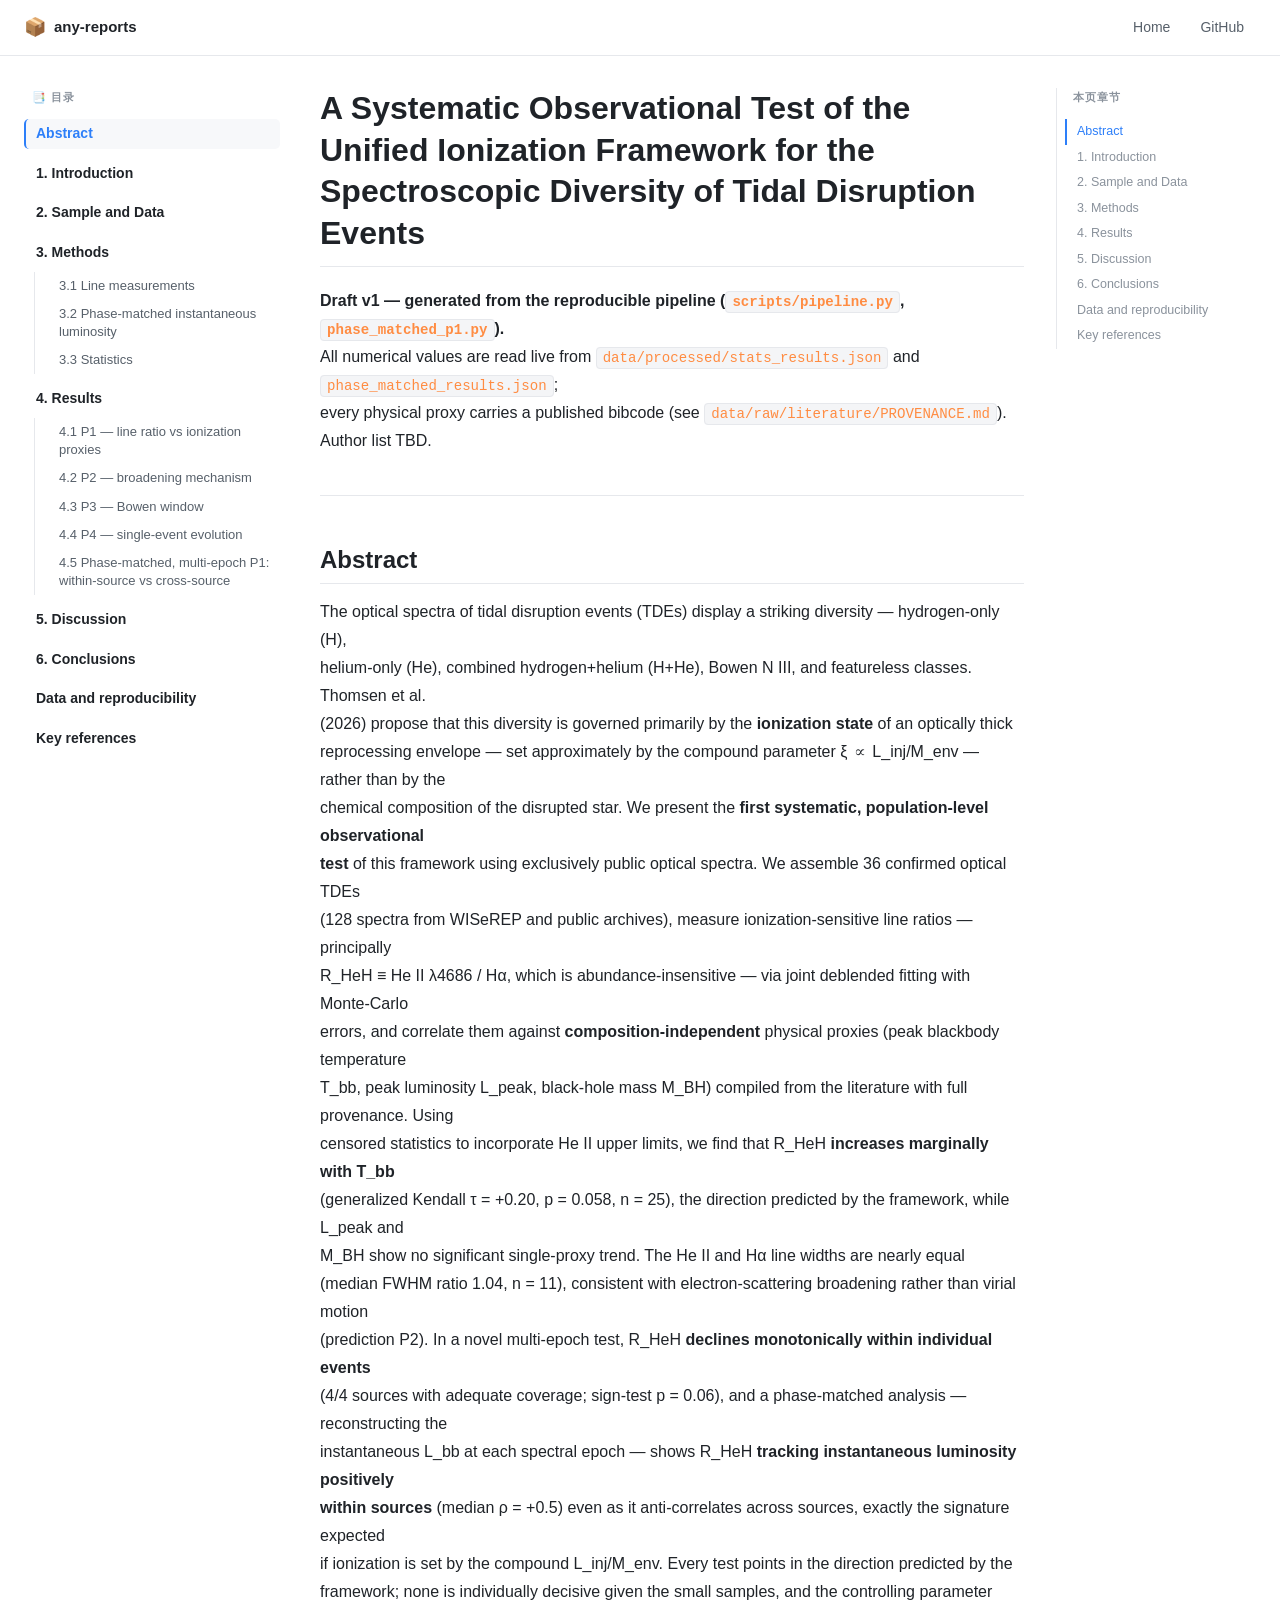
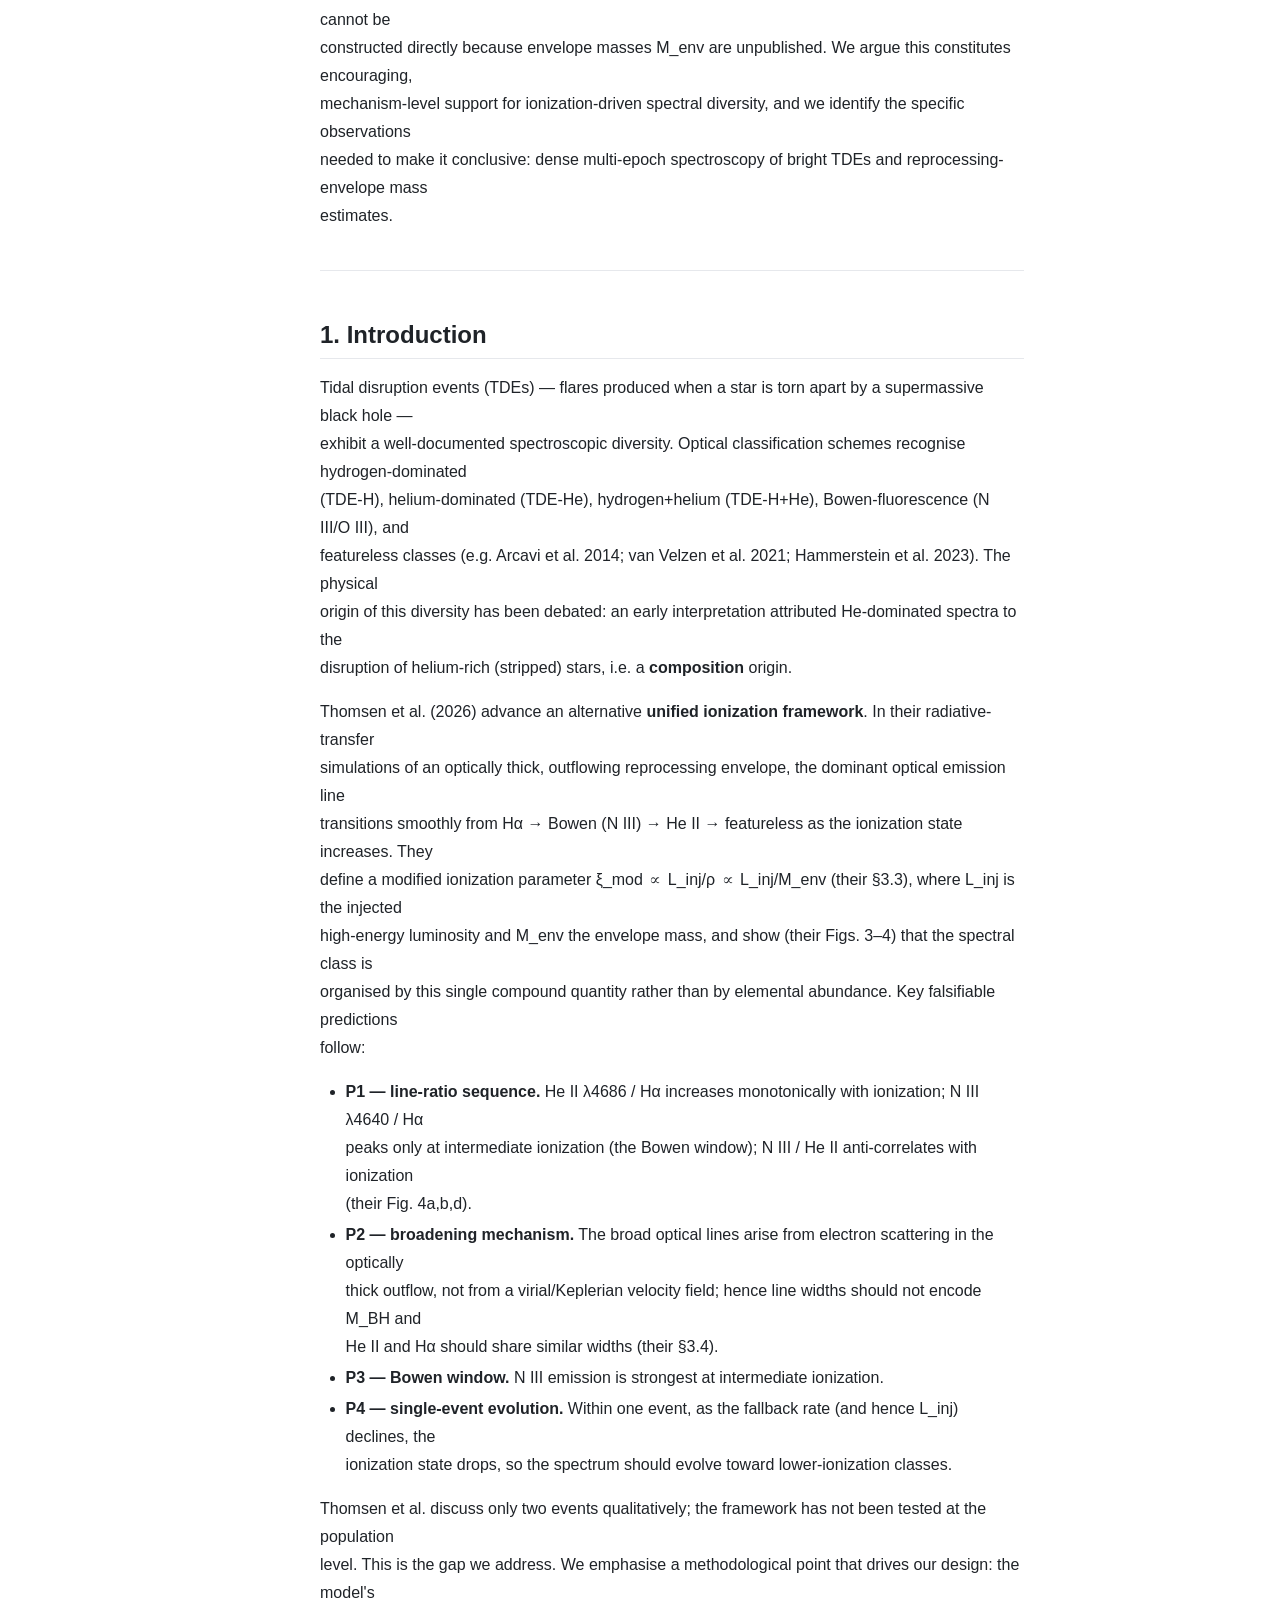
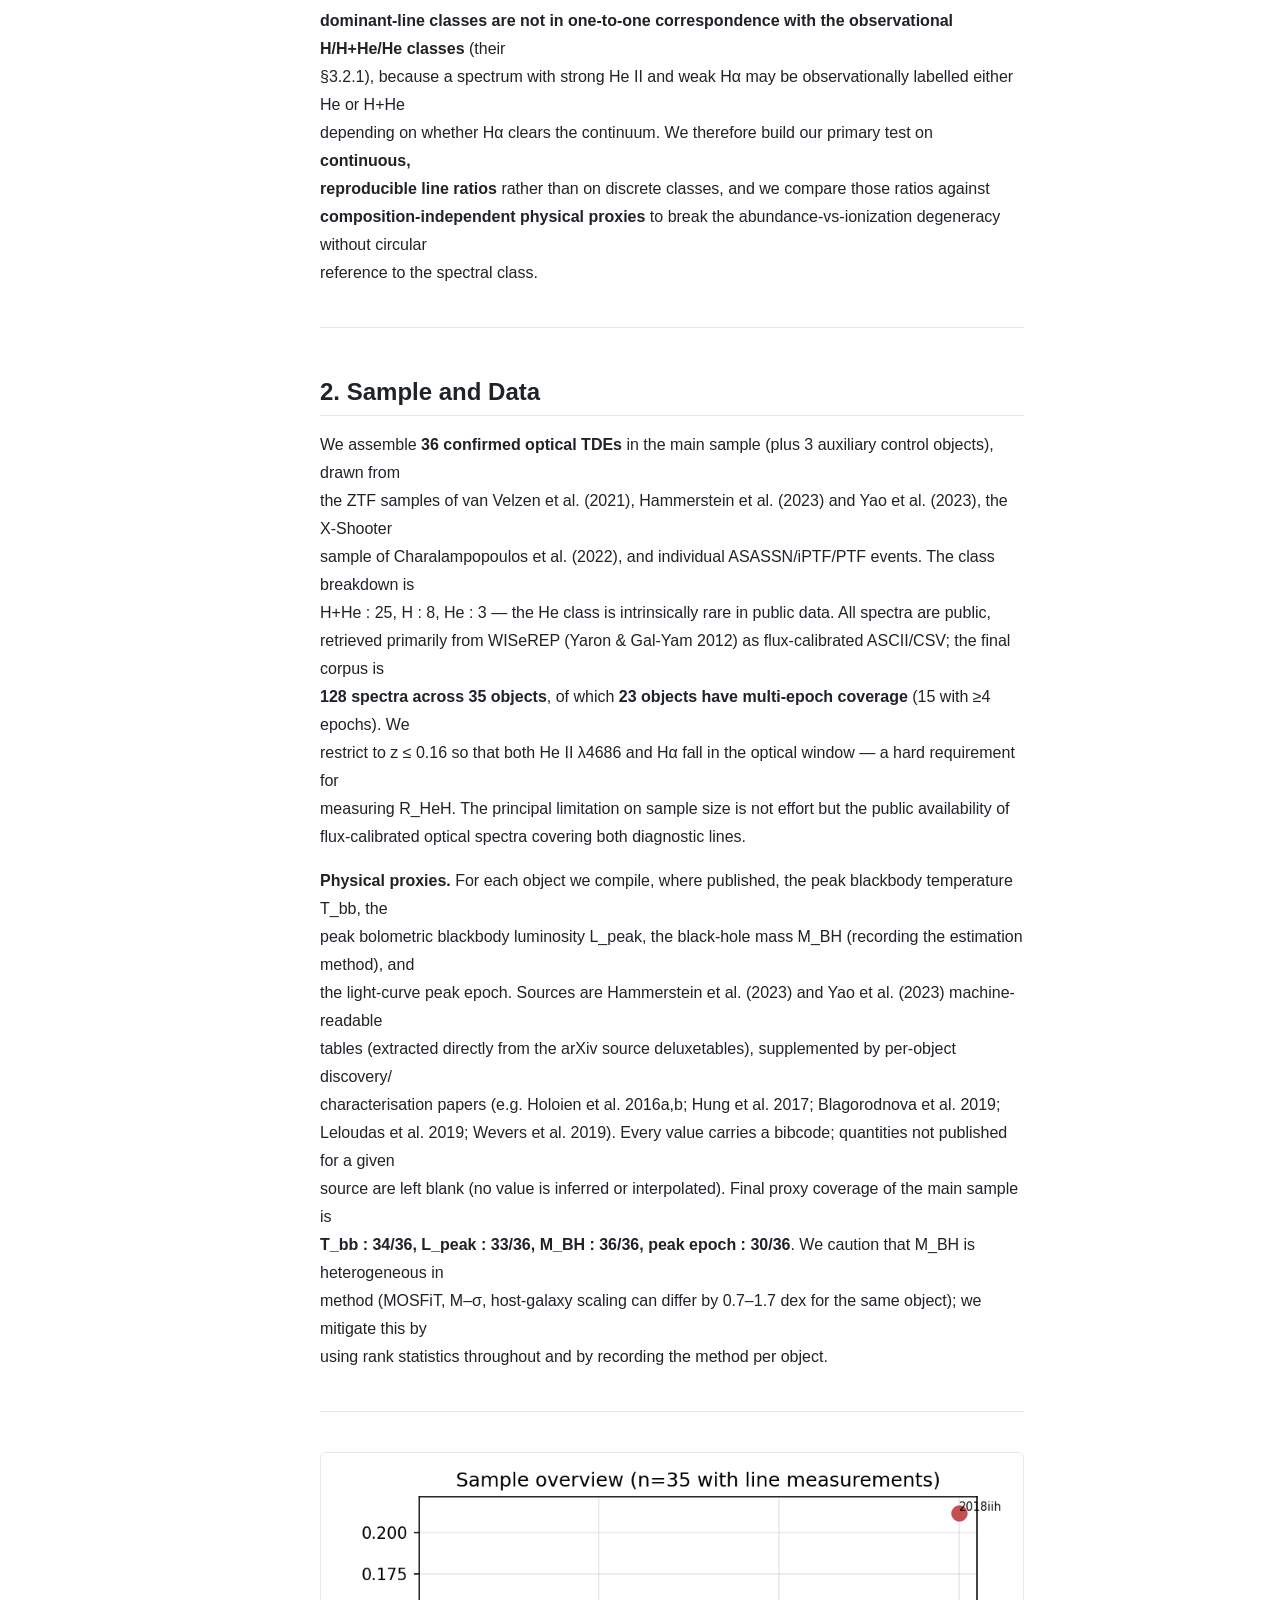
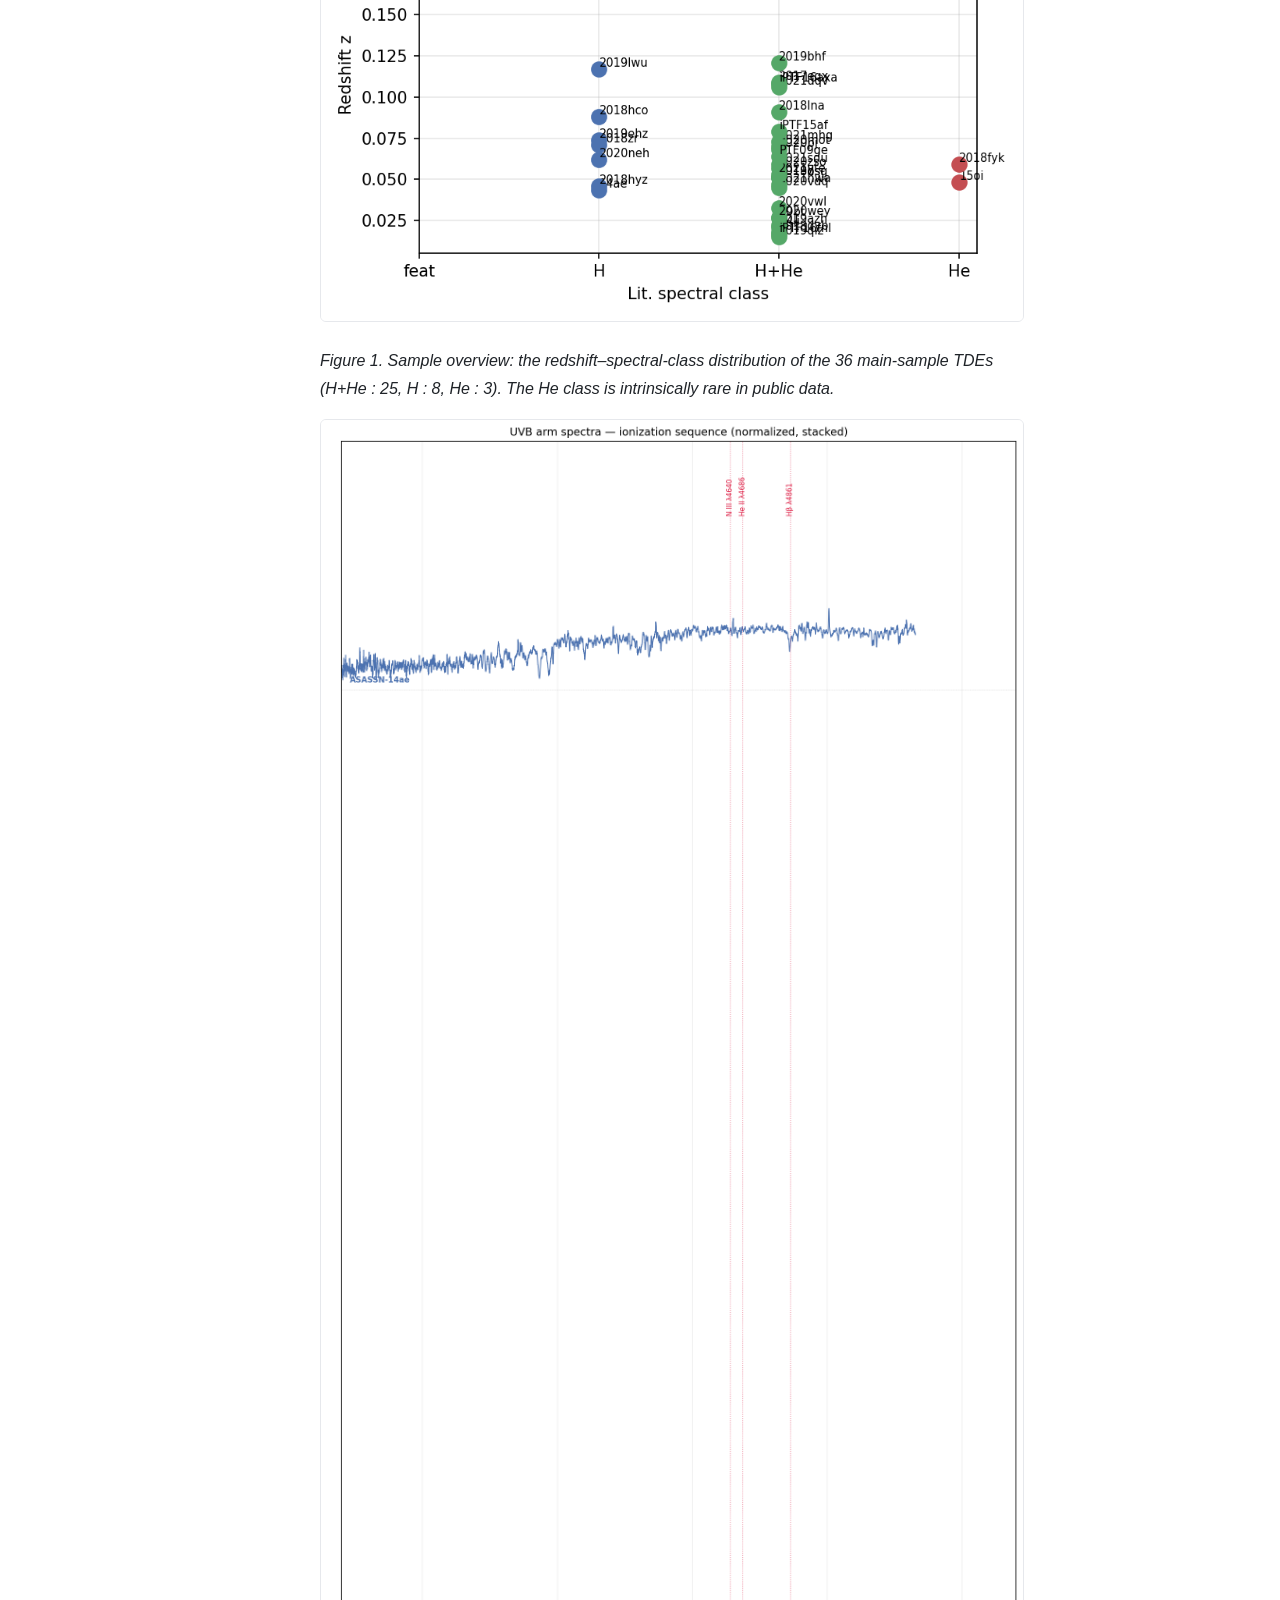
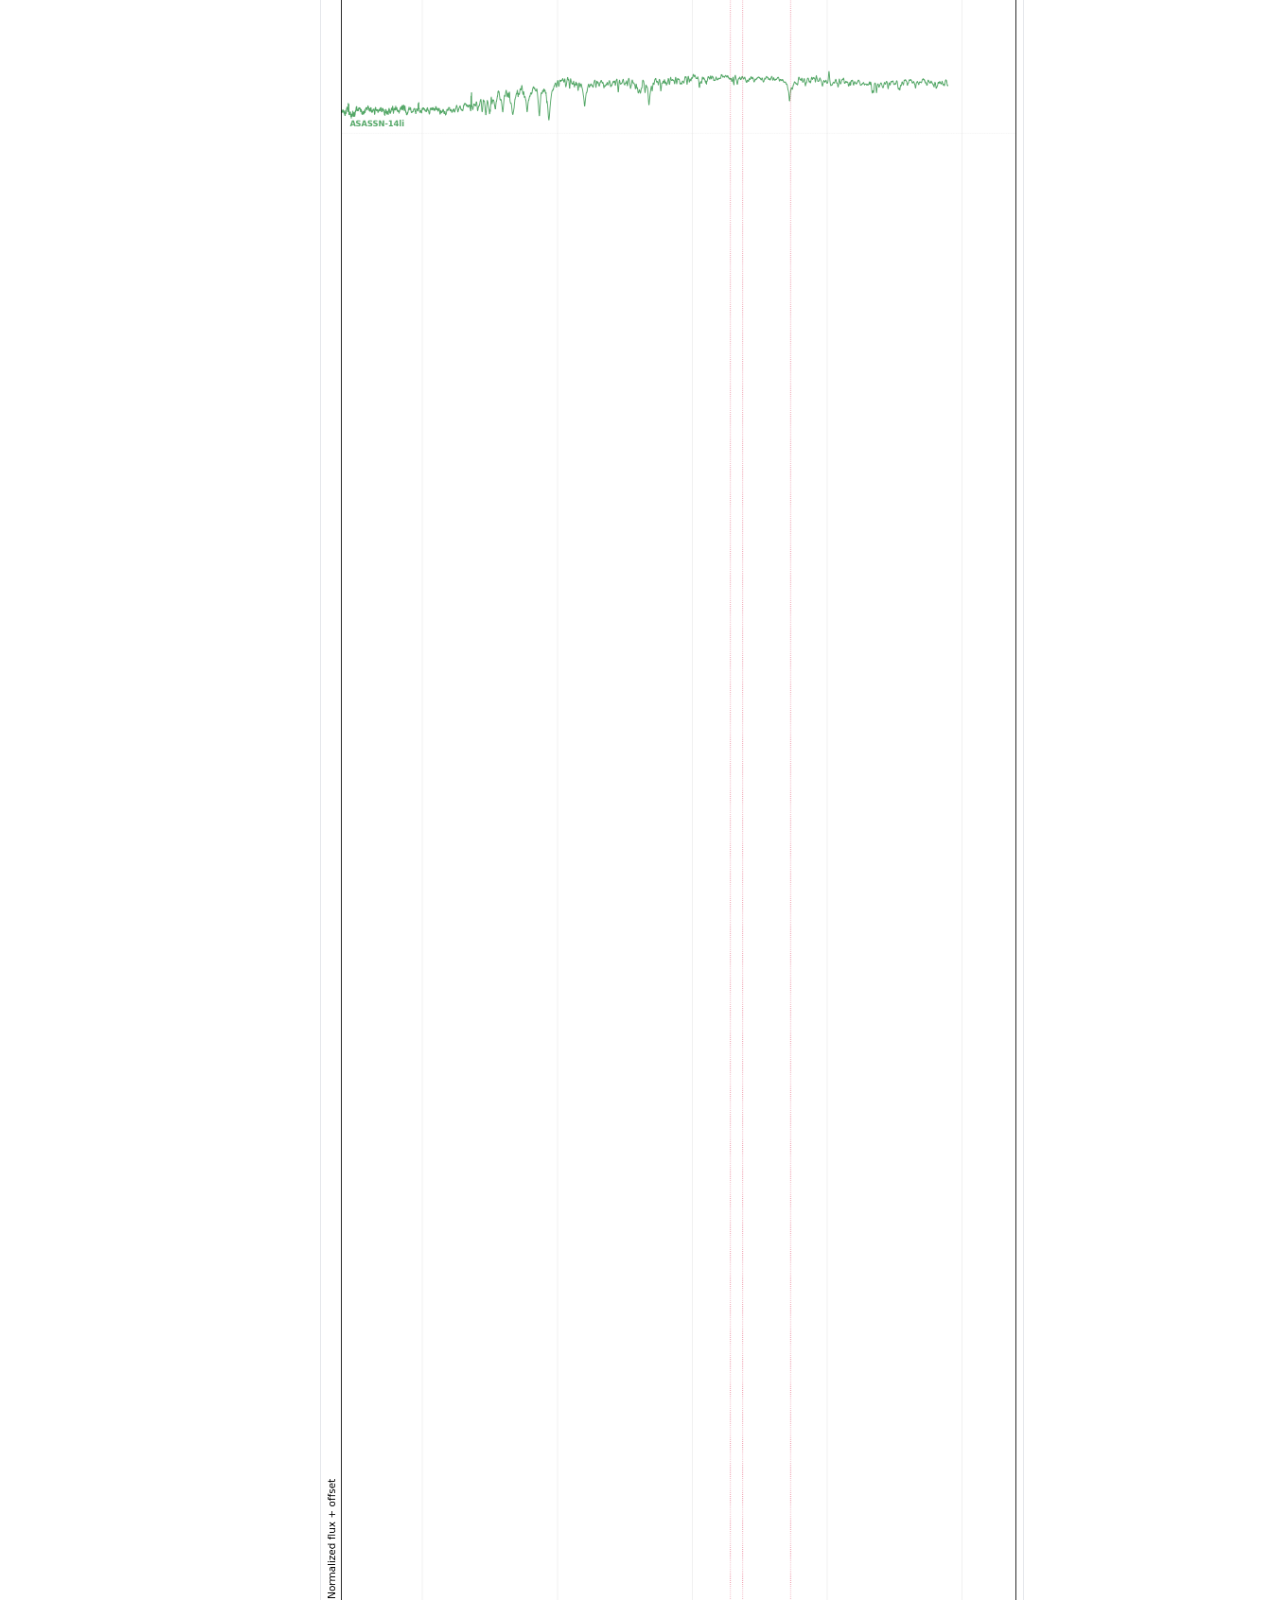
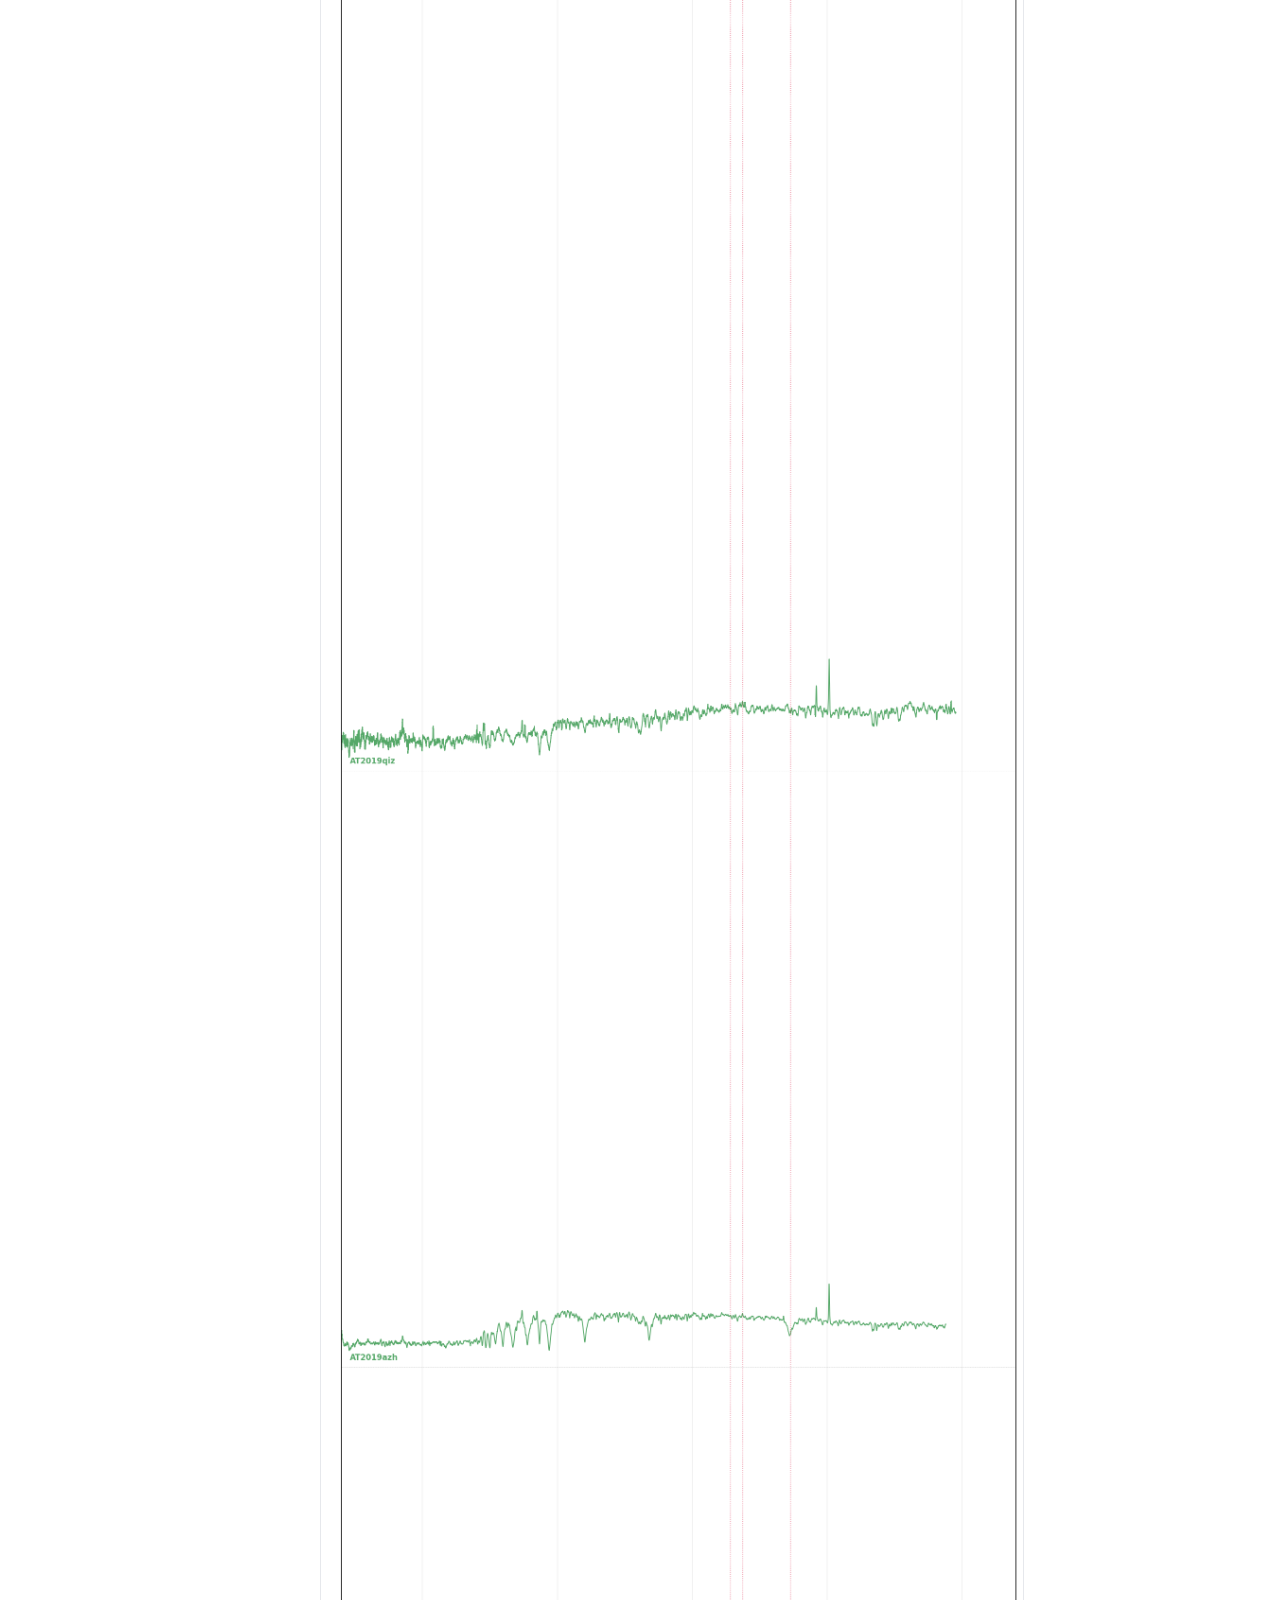
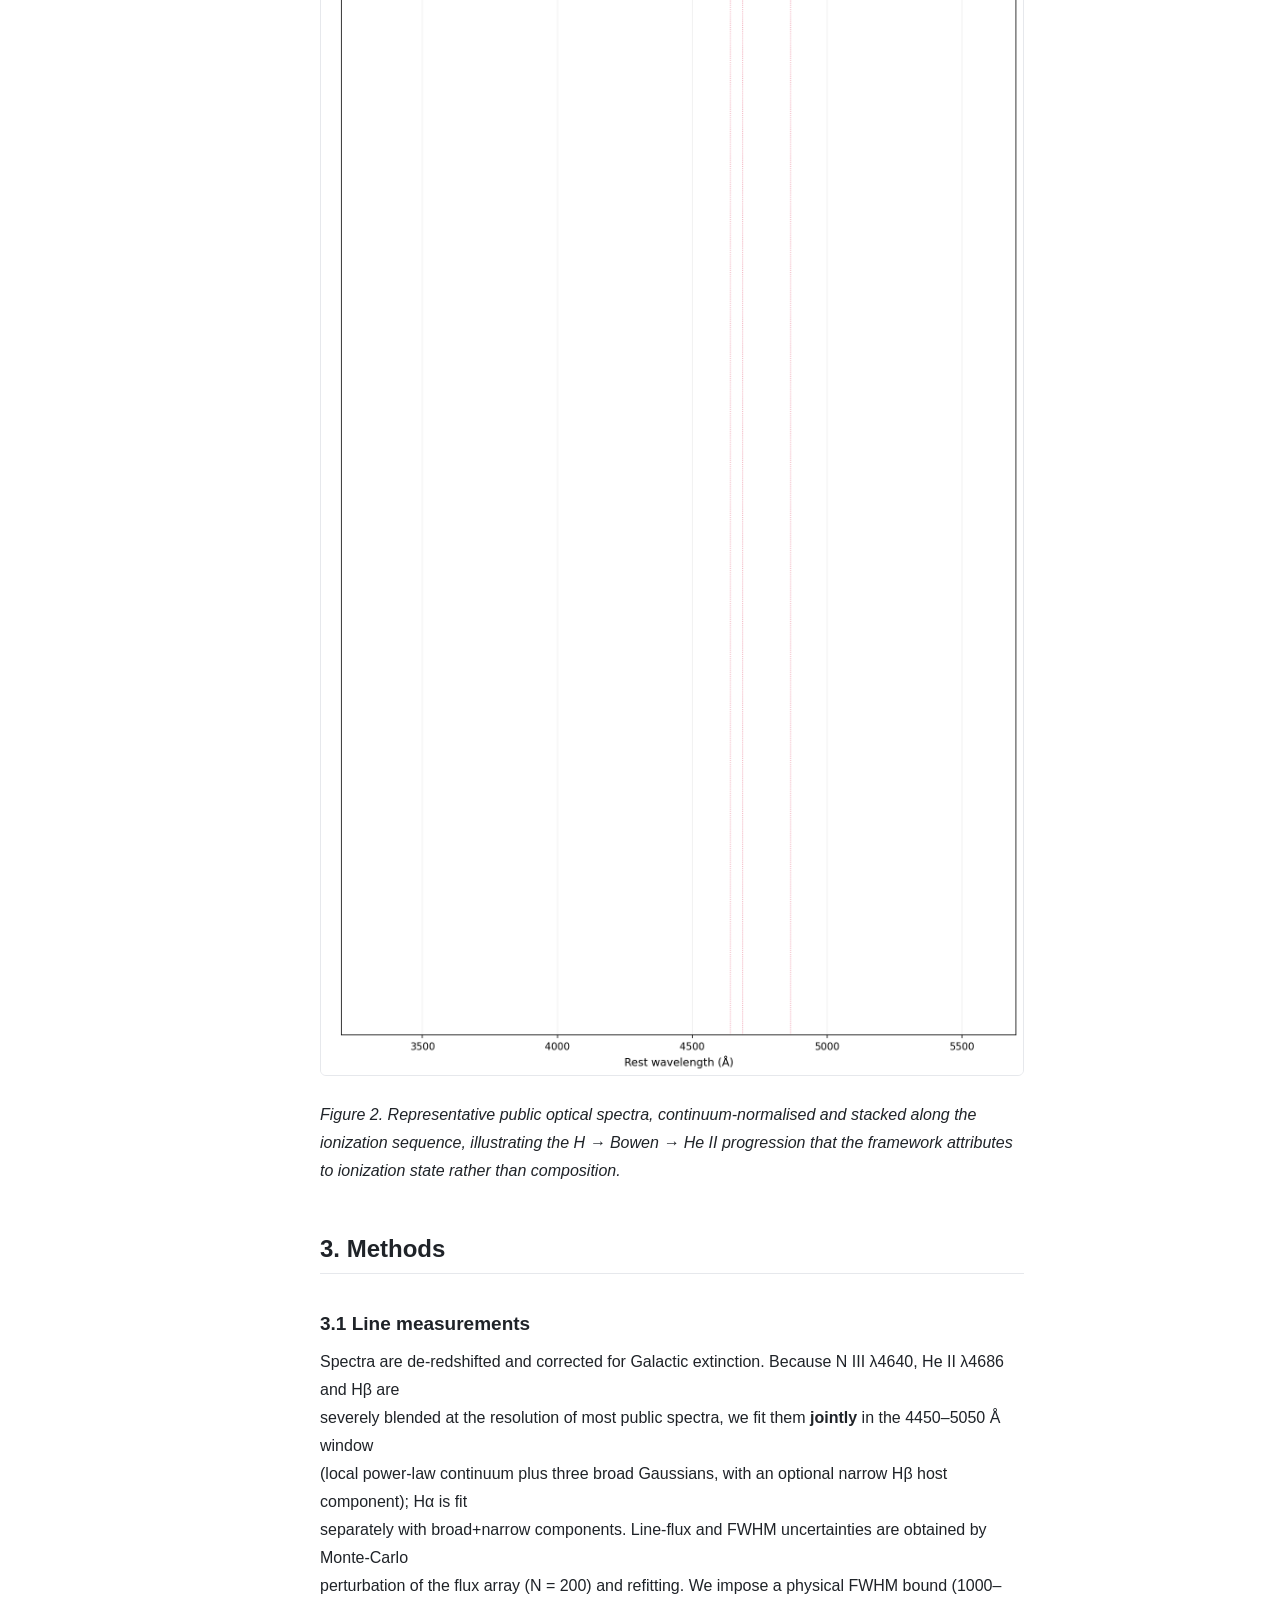
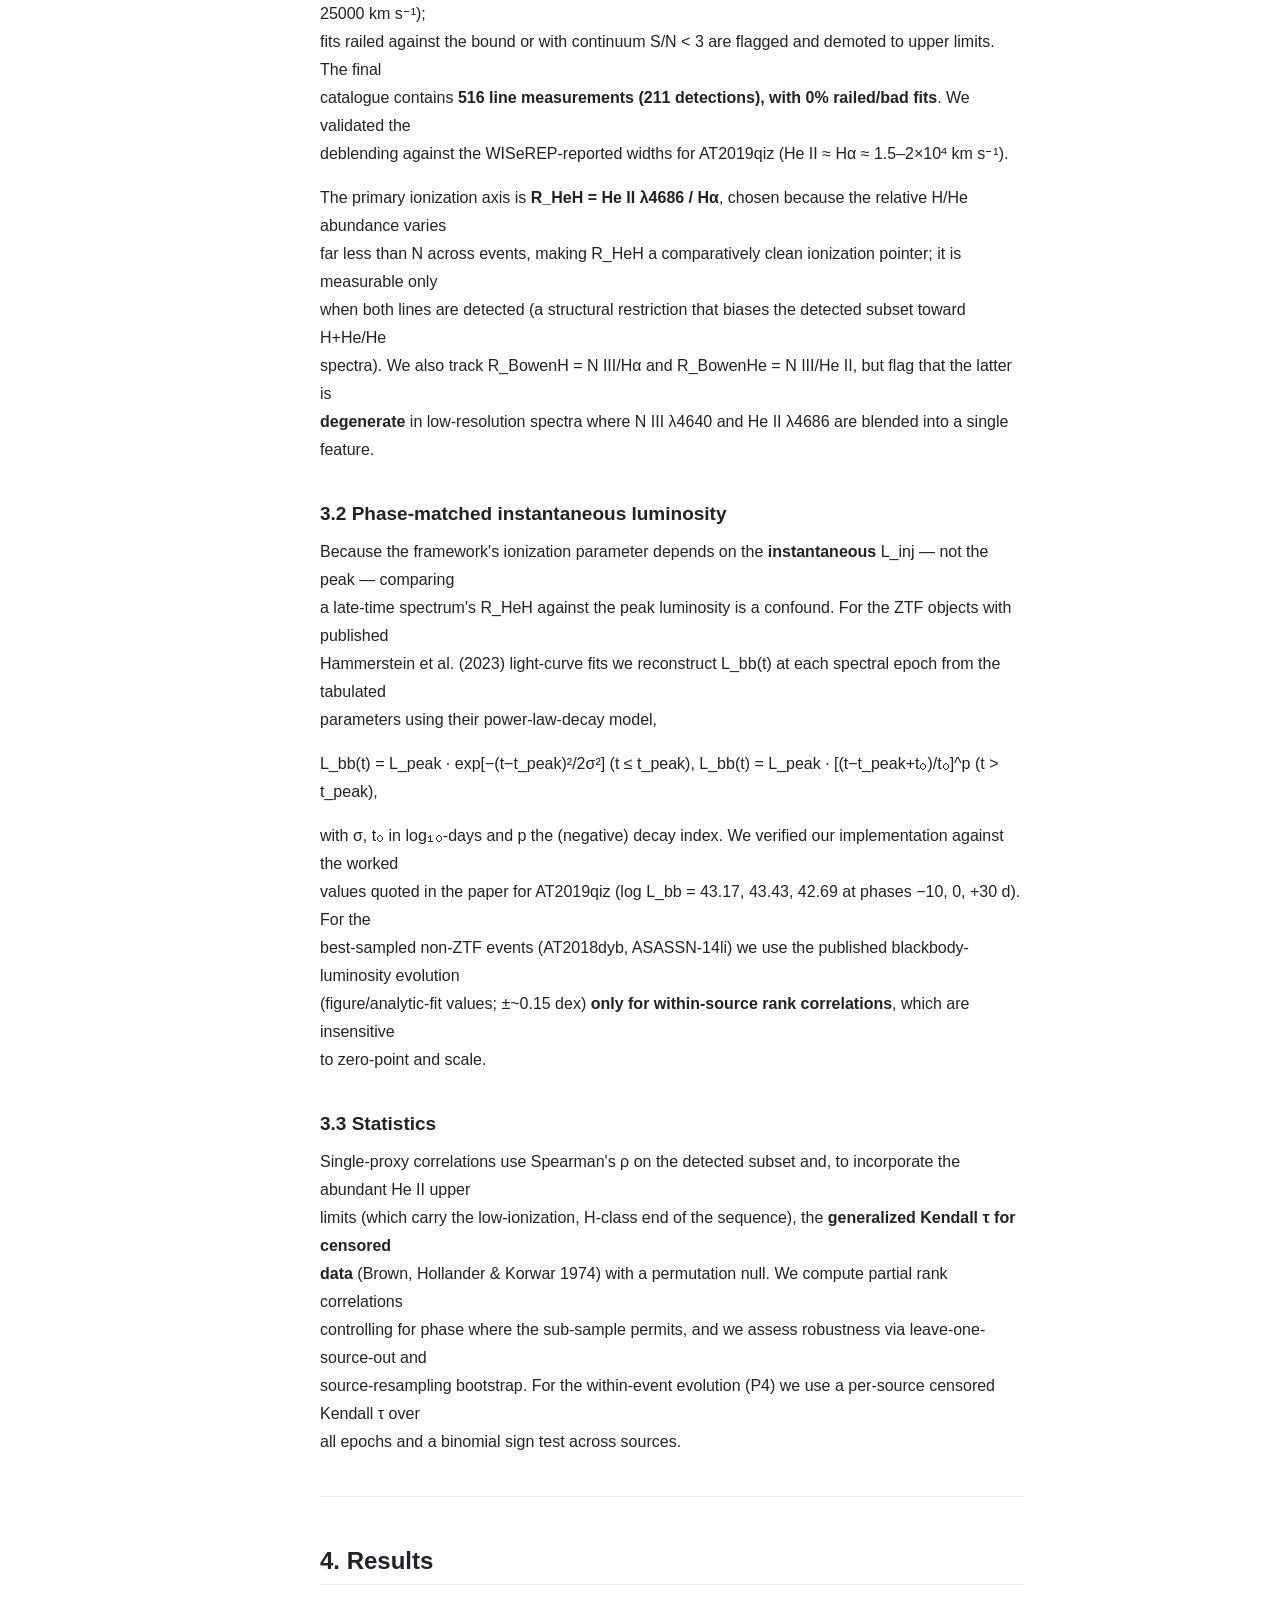
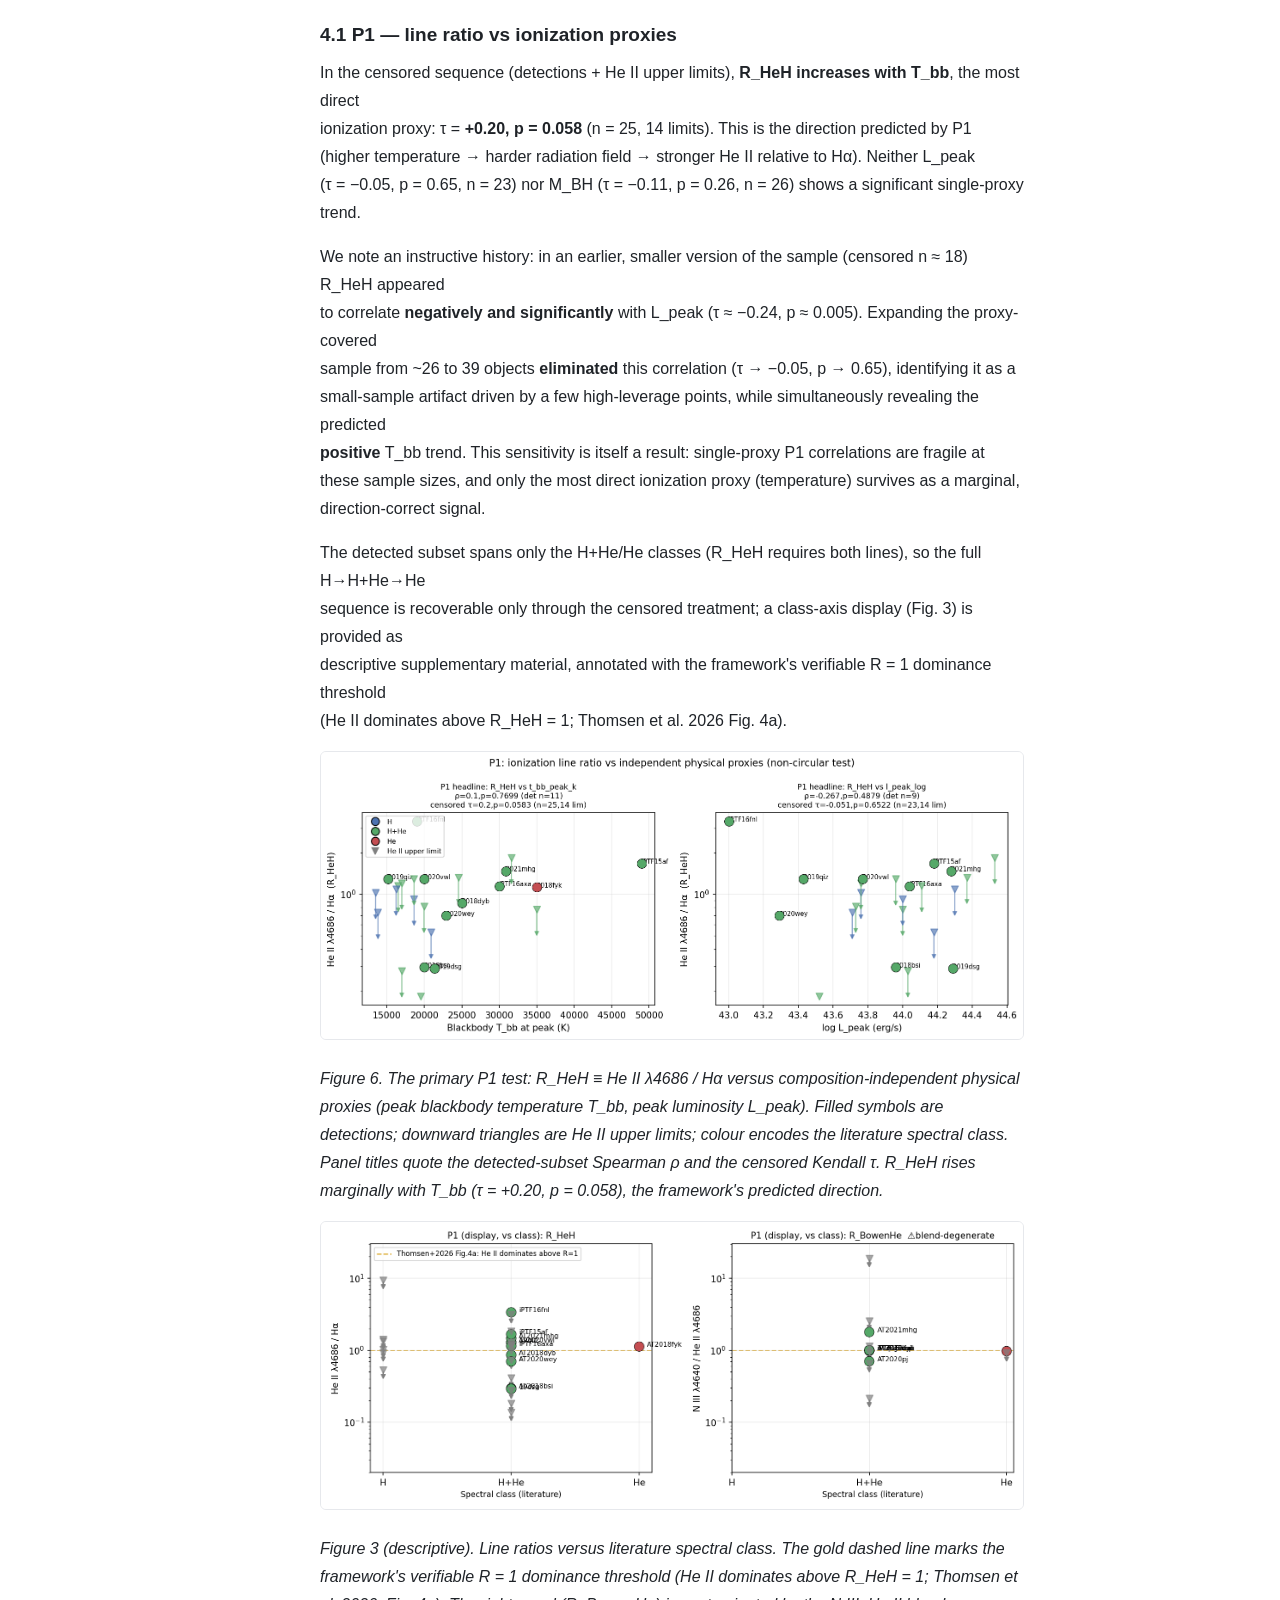
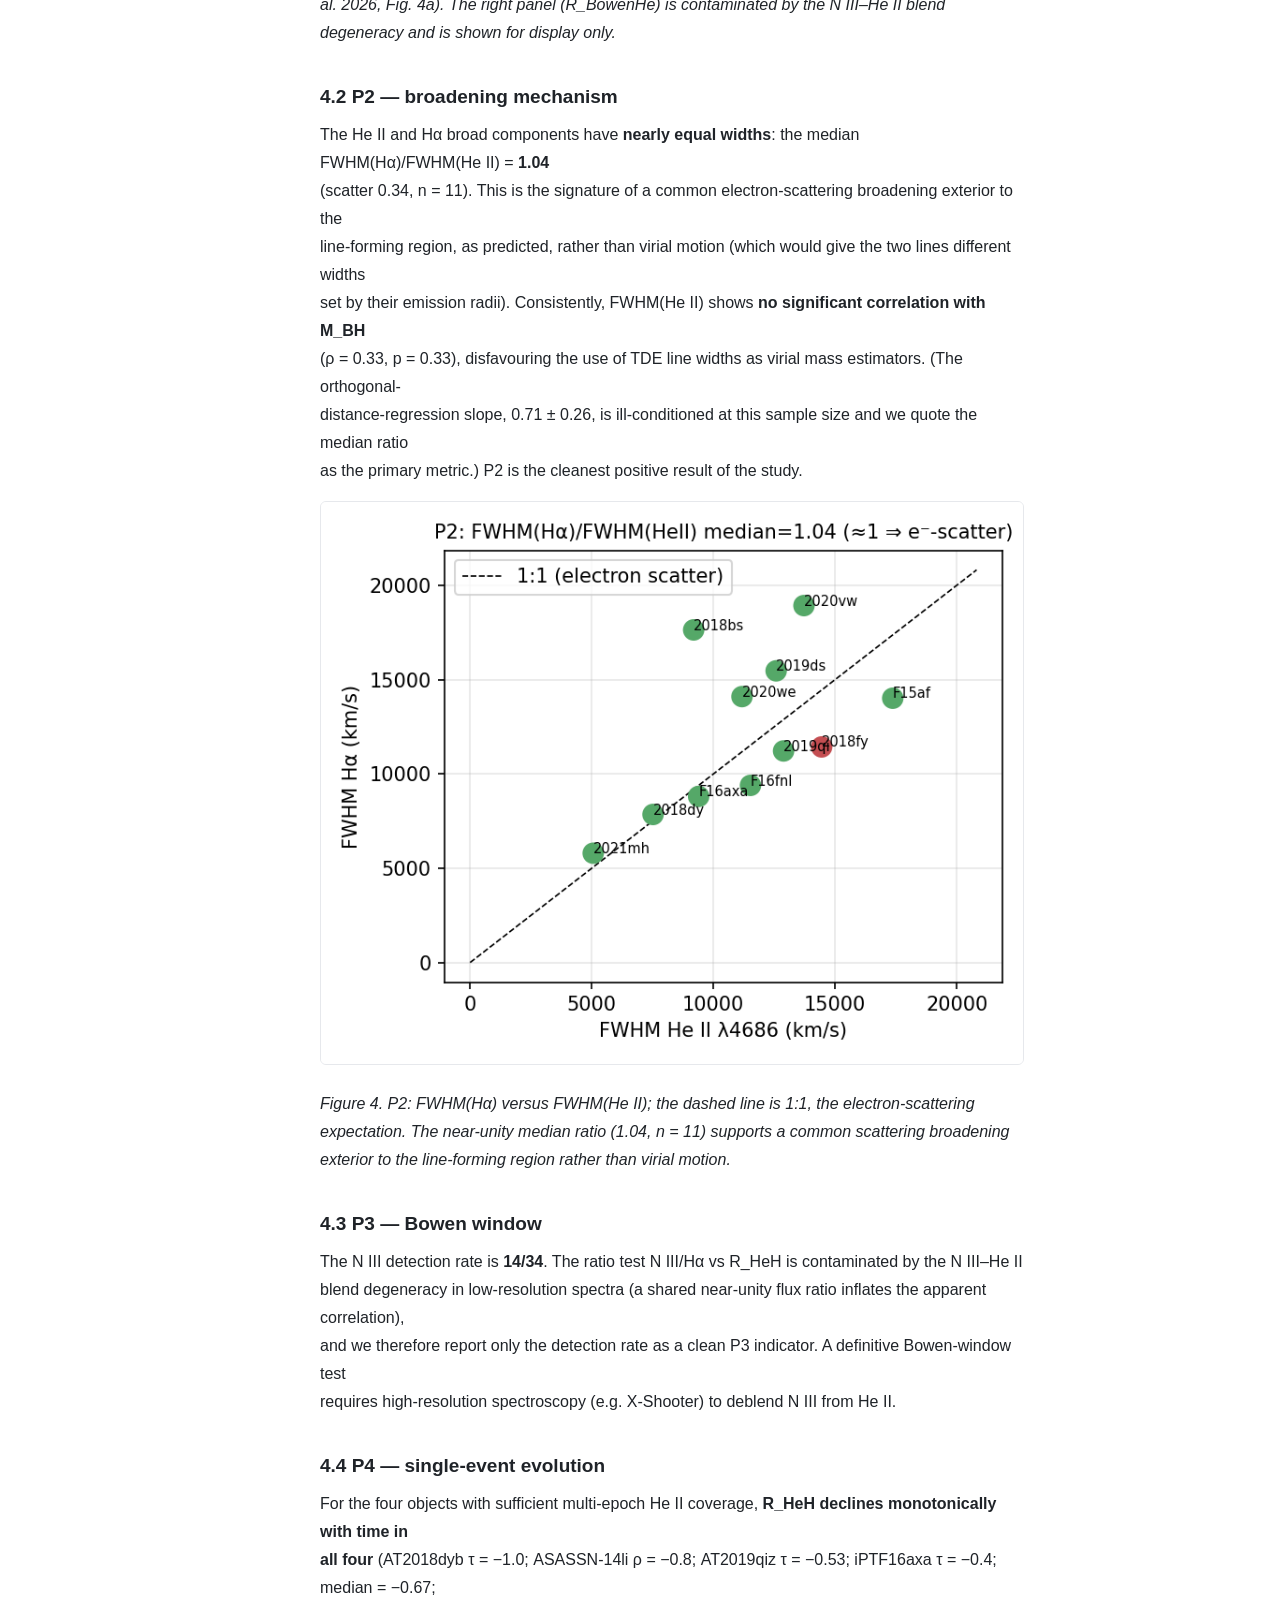
<file: tde-unified-ionization-test.html>
<!doctype html>
<html lang="zh-CN">
<head>
<meta charset="utf-8">
<meta name="viewport" content="width=device-width, initial-scale=1, viewport-fit=cover">
<title>A Systematic Observational Test of the Unified Ionization Framework for TDE Spectral Diversity · any-reports</title>
<meta name="description" content="First population-level observational test of the Thomsen et al. (2026) unified ionization framework for tidal-disruption-event spectral diversity, using only public optical spectra.">
<link rel="stylesheet" href="assets/style.css">
<link rel="stylesheet" href="assets/highlight.css">
<link rel="icon" href="data:image/svg+xml,%3Csvg xmlns='http://www.w3.org/2000/svg' viewBox='0 0 16 16'%3E%3Ctext y='14' font-size='14'%3E%F0%9F%93%A6%3C/text%3E%3C/svg%3E">
</head>
<body>

<header class="topbar">
  <button class="topbar-toggle" aria-label="目录" onclick="document.querySelector('.sidebar').classList.toggle('open')">☰ 目录</button>
  <a class="topbar-brand" href="index.html">any-reports</a>
  <nav class="topbar-nav">
    <a href="index.html">Home</a>
    <a href="https://github.com/Pluto235/any-reports" target="_blank" rel="noopener">GitHub</a>
  </nav>
</header>

<div class="layout">

  <aside class="sidebar" id="sidebar">
    <p class="sidebar-title">📑 目录</p>
    <nav class="sidebar-nav">
      <ol><li><a href="#abstract">Abstract</a></li><li><a href="#1-introduction">1. Introduction</a></li><li><a href="#2-sample-and-data">2. Sample and Data</a></li><li><a href="#3-methods">3. Methods</a><ol><li><a href="#31-line-measurements">3.1 Line measurements</a></li><li><a href="#32-phase-matched-instantaneous-luminosity">3.2 Phase-matched instantaneous luminosity</a></li><li><a href="#33-statistics">3.3 Statistics</a></li></ol></li><li><a href="#4-results">4. Results</a><ol><li><a href="#41-p1--line-ratio-vs-ionization-proxies">4.1 P1 — line ratio vs ionization proxies</a></li><li><a href="#42-p2--broadening-mechanism">4.2 P2 — broadening mechanism</a></li><li><a href="#43-p3--bowen-window">4.3 P3 — Bowen window</a></li><li><a href="#44-p4--single-event-evolution">4.4 P4 — single-event evolution</a></li><li><a href="#45-phase-matched-multi-epoch-p1-within-source-vs-cross-source">4.5 Phase-matched, multi-epoch P1: within-source vs cross-source</a></li></ol></li><li><a href="#5-discussion">5. Discussion</a></li><li><a href="#6-conclusions">6. Conclusions</a></li><li><a href="#data-and-reproducibility">Data and reproducibility</a></li><li><a href="#key-references">Key references</a></li></ol>
    </nav>
  </aside>

  <main class="content">
    <article>
      <h1 id="a-systematic-observational-test-of-the-unified-ionization-framework-for-the-spectroscopic-diversity-of-tidal-disruption-events">A Systematic Observational Test of the Unified Ionization Framework for the Spectroscopic Diversity of Tidal Disruption Events<a class="headerlink" href="#a-systematic-observational-test-of-the-unified-ionization-framework-for-the-spectroscopic-diversity-of-tidal-disruption-events" title="Permanent link">&para;</a></h1>
<p><strong>Draft v1 — generated from the reproducible pipeline (<code>scripts/pipeline.py</code>, <code>phase_matched_p1.py</code>).</strong><br />
All numerical values are read live from <code>data/processed/stats_results.json</code> and <code>phase_matched_results.json</code>;<br />
every physical proxy carries a published bibcode (see <code>data/raw/literature/PROVENANCE.md</code>). Author list TBD.</p>
<hr />
<h2 id="abstract">Abstract<a class="headerlink" href="#abstract" title="Permanent link">&para;</a></h2>
<p>The optical spectra of tidal disruption events (TDEs) display a striking diversity — hydrogen-only (H),<br />
helium-only (He), combined hydrogen+helium (H+He), Bowen N III, and featureless classes. Thomsen et al.<br />
(2026) propose that this diversity is governed primarily by the <strong>ionization state</strong> of an optically thick<br />
reprocessing envelope — set approximately by the compound parameter ξ ∝ L_inj/M_env — rather than by the<br />
chemical composition of the disrupted star. We present the <strong>first systematic, population-level observational<br />
test</strong> of this framework using exclusively public optical spectra. We assemble 36 confirmed optical TDEs<br />
(128 spectra from WISeREP and public archives), measure ionization-sensitive line ratios — principally<br />
R_HeH ≡ He II λ4686 / Hα, which is abundance-insensitive — via joint deblended fitting with Monte-Carlo<br />
errors, and correlate them against <strong>composition-independent</strong> physical proxies (peak blackbody temperature<br />
T_bb, peak luminosity L_peak, black-hole mass M_BH) compiled from the literature with full provenance. Using<br />
censored statistics to incorporate He II upper limits, we find that R_HeH <strong>increases marginally with T_bb</strong><br />
(generalized Kendall τ = +0.20, p = 0.058, n = 25), the direction predicted by the framework, while L_peak and<br />
M_BH show no significant single-proxy trend. The He II and Hα line widths are nearly equal<br />
(median FWHM ratio 1.04, n = 11), consistent with electron-scattering broadening rather than virial motion<br />
(prediction P2). In a novel multi-epoch test, R_HeH <strong>declines monotonically within individual events</strong><br />
(4/4 sources with adequate coverage; sign-test p = 0.06), and a phase-matched analysis — reconstructing the<br />
instantaneous L_bb at each spectral epoch — shows R_HeH <strong>tracking instantaneous luminosity positively<br />
within sources</strong> (median ρ = +0.5) even as it anti-correlates across sources, exactly the signature expected<br />
if ionization is set by the compound L_inj/M_env. Every test points in the direction predicted by the<br />
framework; none is individually decisive given the small samples, and the controlling parameter cannot be<br />
constructed directly because envelope masses M_env are unpublished. We argue this constitutes encouraging,<br />
mechanism-level support for ionization-driven spectral diversity, and we identify the specific observations<br />
needed to make it conclusive: dense multi-epoch spectroscopy of bright TDEs and reprocessing-envelope mass<br />
estimates.</p>
<hr />
<h2 id="1-introduction">1. Introduction<a class="headerlink" href="#1-introduction" title="Permanent link">&para;</a></h2>
<p>Tidal disruption events (TDEs) — flares produced when a star is torn apart by a supermassive black hole —<br />
exhibit a well-documented spectroscopic diversity. Optical classification schemes recognise hydrogen-dominated<br />
(TDE-H), helium-dominated (TDE-He), hydrogen+helium (TDE-H+He), Bowen-fluorescence (N III/O III), and<br />
featureless classes (e.g. Arcavi et al. 2014; van Velzen et al. 2021; Hammerstein et al. 2023). The physical<br />
origin of this diversity has been debated: an early interpretation attributed He-dominated spectra to the<br />
disruption of helium-rich (stripped) stars, i.e. a <strong>composition</strong> origin.</p>
<p>Thomsen et al. (2026) advance an alternative <strong>unified ionization framework</strong>. In their radiative-transfer<br />
simulations of an optically thick, outflowing reprocessing envelope, the dominant optical emission line<br />
transitions smoothly from Hα → Bowen (N III) → He II → featureless as the ionization state increases. They<br />
define a modified ionization parameter ξ_mod ∝ L_inj/ρ ∝ L_inj/M_env (their §3.3), where L_inj is the injected<br />
high-energy luminosity and M_env the envelope mass, and show (their Figs. 3–4) that the spectral class is<br />
organised by this single compound quantity rather than by elemental abundance. Key falsifiable predictions<br />
follow:</p>
<ul>
<li><strong>P1 — line-ratio sequence.</strong> He II λ4686 / Hα increases monotonically with ionization; N III λ4640 / Hα<br />
  peaks only at intermediate ionization (the Bowen window); N III / He II anti-correlates with ionization<br />
  (their Fig. 4a,b,d).</li>
<li><strong>P2 — broadening mechanism.</strong> The broad optical lines arise from electron scattering in the optically<br />
  thick outflow, not from a virial/Keplerian velocity field; hence line widths should not encode M_BH and<br />
  He II and Hα should share similar widths (their §3.4).</li>
<li><strong>P3 — Bowen window.</strong> N III emission is strongest at intermediate ionization.</li>
<li><strong>P4 — single-event evolution.</strong> Within one event, as the fallback rate (and hence L_inj) declines, the<br />
  ionization state drops, so the spectrum should evolve toward lower-ionization classes.</li>
</ul>
<p>Thomsen et al. discuss only two events qualitatively; the framework has not been tested at the population<br />
level. This is the gap we address. We emphasise a methodological point that drives our design: the model's<br />
<strong>dominant-line classes are not in one-to-one correspondence with the observational H/H+He/He classes</strong> (their<br />
§3.2.1), because a spectrum with strong He II and weak Hα may be observationally labelled either He or H+He<br />
depending on whether Hα clears the continuum. We therefore build our primary test on <strong>continuous,<br />
reproducible line ratios</strong> rather than on discrete classes, and we compare those ratios against<br />
<strong>composition-independent physical proxies</strong> to break the abundance-vs-ionization degeneracy without circular<br />
reference to the spectral class.</p>
<hr />
<h2 id="2-sample-and-data">2. Sample and Data<a class="headerlink" href="#2-sample-and-data" title="Permanent link">&para;</a></h2>
<p>We assemble <strong>36 confirmed optical TDEs</strong> in the main sample (plus 3 auxiliary control objects), drawn from<br />
the ZTF samples of van Velzen et al. (2021), Hammerstein et al. (2023) and Yao et al. (2023), the X-Shooter<br />
sample of Charalampopoulos et al. (2022), and individual ASASSN/iPTF/PTF events. The class breakdown is<br />
H+He : 25, H : 8, He : 3 — the He class is intrinsically rare in public data. All spectra are public,<br />
retrieved primarily from WISeREP (Yaron &amp; Gal-Yam 2012) as flux-calibrated ASCII/CSV; the final corpus is<br />
<strong>128 spectra across 35 objects</strong>, of which <strong>23 objects have multi-epoch coverage</strong> (15 with ≥4 epochs). We<br />
restrict to z ≤ 0.16 so that both He II λ4686 and Hα fall in the optical window — a hard requirement for<br />
measuring R_HeH. The principal limitation on sample size is not effort but the public availability of<br />
flux-calibrated optical spectra covering both diagnostic lines.</p>
<p><strong>Physical proxies.</strong> For each object we compile, where published, the peak blackbody temperature T_bb, the<br />
peak bolometric blackbody luminosity L_peak, the black-hole mass M_BH (recording the estimation method), and<br />
the light-curve peak epoch. Sources are Hammerstein et al. (2023) and Yao et al. (2023) machine-readable<br />
tables (extracted directly from the arXiv source deluxetables), supplemented by per-object discovery/<br />
characterisation papers (e.g. Holoien et al. 2016a,b; Hung et al. 2017; Blagorodnova et al. 2019;<br />
Leloudas et al. 2019; Wevers et al. 2019). Every value carries a bibcode; quantities not published for a given<br />
source are left blank (no value is inferred or interpolated). Final proxy coverage of the main sample is<br />
<strong>T_bb : 34/36, L_peak : 33/36, M_BH : 36/36, peak epoch : 30/36</strong>. We caution that M_BH is heterogeneous in<br />
method (MOSFiT, M–σ, host-galaxy scaling can differ by 0.7–1.7 dex for the same object); we mitigate this by<br />
using rank statistics throughout and by recording the method per object.</p>
<hr />
<p><img alt="Figure 1" src="tde-unified-ionization-test/fig1_sample_overview.png" /></p>
<p><em>Figure 1. Sample overview: the redshift–spectral-class distribution of the 36 main-sample TDEs (H+He : 25, H : 8, He : 3). The He class is intrinsically rare in public data.</em></p>
<p><img alt="Figure 2" src="tde-unified-ionization-test/fig2_spectra_sequence.png" /></p>
<p><em>Figure 2. Representative public optical spectra, continuum-normalised and stacked along the ionization sequence, illustrating the H → Bowen → He II progression that the framework attributes to ionization state rather than composition.</em></p>
<h2 id="3-methods">3. Methods<a class="headerlink" href="#3-methods" title="Permanent link">&para;</a></h2>
<h3 id="31-line-measurements">3.1 Line measurements<a class="headerlink" href="#31-line-measurements" title="Permanent link">&para;</a></h3>
<p>Spectra are de-redshifted and corrected for Galactic extinction. Because N III λ4640, He II λ4686 and Hβ are<br />
severely blended at the resolution of most public spectra, we fit them <strong>jointly</strong> in the 4450–5050 Å window<br />
(local power-law continuum plus three broad Gaussians, with an optional narrow Hβ host component); Hα is fit<br />
separately with broad+narrow components. Line-flux and FWHM uncertainties are obtained by Monte-Carlo<br />
perturbation of the flux array (N = 200) and refitting. We impose a physical FWHM bound (1000–25000 km s⁻¹);<br />
fits railed against the bound or with continuum S/N &lt; 3 are flagged and demoted to upper limits. The final<br />
catalogue contains <strong>516 line measurements (211 detections), with 0% railed/bad fits</strong>. We validated the<br />
deblending against the WISeREP-reported widths for AT2019qiz (He II ≈ Hα ≈ 1.5–2×10⁴ km s⁻¹).</p>
<p>The primary ionization axis is <strong>R_HeH = He II λ4686 / Hα</strong>, chosen because the relative H/He abundance varies<br />
far less than N across events, making R_HeH a comparatively clean ionization pointer; it is measurable only<br />
when both lines are detected (a structural restriction that biases the detected subset toward H+He/He<br />
spectra). We also track R_BowenH = N III/Hα and R_BowenHe = N III/He II, but flag that the latter is<br />
<strong>degenerate</strong> in low-resolution spectra where N III λ4640 and He II λ4686 are blended into a single feature.</p>
<h3 id="32-phase-matched-instantaneous-luminosity">3.2 Phase-matched instantaneous luminosity<a class="headerlink" href="#32-phase-matched-instantaneous-luminosity" title="Permanent link">&para;</a></h3>
<p>Because the framework's ionization parameter depends on the <strong>instantaneous</strong> L_inj — not the peak — comparing<br />
a late-time spectrum's R_HeH against the peak luminosity is a confound. For the ZTF objects with published<br />
Hammerstein et al. (2023) light-curve fits we reconstruct L_bb(t) at each spectral epoch from the tabulated<br />
parameters using their power-law-decay model,</p>
<p>L_bb(t) = L_peak · exp[−(t−t_peak)²/2σ²]   (t ≤ t_peak),   L_bb(t) = L_peak · [(t−t_peak+t₀)/t₀]^p   (t &gt; t_peak),</p>
<p>with σ, t₀ in log₁₀-days and p the (negative) decay index. We verified our implementation against the worked<br />
values quoted in the paper for AT2019qiz (log L_bb = 43.17, 43.43, 42.69 at phases −10, 0, +30 d). For the<br />
best-sampled non-ZTF events (AT2018dyb, ASASSN-14li) we use the published blackbody-luminosity evolution<br />
(figure/analytic-fit values; ±~0.15 dex) <strong>only for within-source rank correlations</strong>, which are insensitive<br />
to zero-point and scale.</p>
<h3 id="33-statistics">3.3 Statistics<a class="headerlink" href="#33-statistics" title="Permanent link">&para;</a></h3>
<p>Single-proxy correlations use Spearman's ρ on the detected subset and, to incorporate the abundant He II upper<br />
limits (which carry the low-ionization, H-class end of the sequence), the <strong>generalized Kendall τ for censored<br />
data</strong> (Brown, Hollander &amp; Korwar 1974) with a permutation null. We compute partial rank correlations<br />
controlling for phase where the sub-sample permits, and we assess robustness via leave-one-source-out and<br />
source-resampling bootstrap. For the within-event evolution (P4) we use a per-source censored Kendall τ over<br />
all epochs and a binomial sign test across sources.</p>
<hr />
<h2 id="4-results">4. Results<a class="headerlink" href="#4-results" title="Permanent link">&para;</a></h2>
<h3 id="41-p1--line-ratio-vs-ionization-proxies">4.1 P1 — line ratio vs ionization proxies<a class="headerlink" href="#41-p1--line-ratio-vs-ionization-proxies" title="Permanent link">&para;</a></h3>
<p>In the censored sequence (detections + He II upper limits), <strong>R_HeH increases with T_bb</strong>, the most direct<br />
ionization proxy: τ = <strong>+0.20, p = 0.058</strong> (n = 25, 14 limits). This is the direction predicted by P1<br />
(higher temperature → harder radiation field → stronger He II relative to Hα). Neither L_peak<br />
(τ = −0.05, p = 0.65, n = 23) nor M_BH (τ = −0.11, p = 0.26, n = 26) shows a significant single-proxy trend.</p>
<p>We note an instructive history: in an earlier, smaller version of the sample (censored n ≈ 18) R_HeH appeared<br />
to correlate <strong>negatively and significantly</strong> with L_peak (τ ≈ −0.24, p ≈ 0.005). Expanding the proxy-covered<br />
sample from ~26 to 39 objects <strong>eliminated</strong> this correlation (τ → −0.05, p → 0.65), identifying it as a<br />
small-sample artifact driven by a few high-leverage points, while simultaneously revealing the predicted<br />
<strong>positive</strong> T_bb trend. This sensitivity is itself a result: single-proxy P1 correlations are fragile at<br />
these sample sizes, and only the most direct ionization proxy (temperature) survives as a marginal,<br />
direction-correct signal.</p>
<p>The detected subset spans only the H+He/He classes (R_HeH requires both lines), so the full H→H+He→He<br />
sequence is recoverable only through the censored treatment; a class-axis display (Fig. 3) is provided as<br />
descriptive supplementary material, annotated with the framework's verifiable R = 1 dominance threshold<br />
(He II dominates above R_HeH = 1; Thomsen et al. 2026 Fig. 4a).</p>
<p><img alt="Figure 6" src="tde-unified-ionization-test/fig6_P1_proxy.png" /></p>
<p><em>Figure 6. The primary P1 test: R_HeH ≡ He II λ4686 / Hα versus composition-independent physical proxies (peak blackbody temperature T_bb, peak luminosity L_peak). Filled symbols are detections; downward triangles are He II upper limits; colour encodes the literature spectral class. Panel titles quote the detected-subset Spearman ρ and the censored Kendall τ. R_HeH rises marginally with T_bb (τ = +0.20, p = 0.058), the framework's predicted direction.</em></p>
<p><img alt="Figure 3 (descriptive)" src="tde-unified-ionization-test/fig3_P1_line_ratios.png" /></p>
<p><em>Figure 3 (descriptive). Line ratios versus literature spectral class. The gold dashed line marks the framework's verifiable R = 1 dominance threshold (He II dominates above R_HeH = 1; Thomsen et al. 2026, Fig. 4a). The right panel (R_BowenHe) is contaminated by the N III–He II blend degeneracy and is shown for display only.</em></p>
<h3 id="42-p2--broadening-mechanism">4.2 P2 — broadening mechanism<a class="headerlink" href="#42-p2--broadening-mechanism" title="Permanent link">&para;</a></h3>
<p>The He II and Hα broad components have <strong>nearly equal widths</strong>: the median FWHM(Hα)/FWHM(He II) = <strong>1.04</strong><br />
(scatter 0.34, n = 11). This is the signature of a common electron-scattering broadening exterior to the<br />
line-forming region, as predicted, rather than virial motion (which would give the two lines different widths<br />
set by their emission radii). Consistently, FWHM(He II) shows <strong>no significant correlation with M_BH</strong><br />
(ρ = 0.33, p = 0.33), disfavouring the use of TDE line widths as virial mass estimators. (The orthogonal-<br />
distance-regression slope, 0.71 ± 0.26, is ill-conditioned at this sample size and we quote the median ratio<br />
as the primary metric.) P2 is the cleanest positive result of the study.</p>
<p><img alt="Figure 4" src="tde-unified-ionization-test/fig4_P2_FWHM.png" /></p>
<p><em>Figure 4. P2: FWHM(Hα) versus FWHM(He II); the dashed line is 1:1, the electron-scattering expectation. The near-unity median ratio (1.04, n = 11) supports a common scattering broadening exterior to the line-forming region rather than virial motion.</em></p>
<h3 id="43-p3--bowen-window">4.3 P3 — Bowen window<a class="headerlink" href="#43-p3--bowen-window" title="Permanent link">&para;</a></h3>
<p>The N III detection rate is <strong>14/34</strong>. The ratio test N III/Hα vs R_HeH is contaminated by the N III–He II<br />
blend degeneracy in low-resolution spectra (a shared near-unity flux ratio inflates the apparent correlation),<br />
and we therefore report only the detection rate as a clean P3 indicator. A definitive Bowen-window test<br />
requires high-resolution spectroscopy (e.g. X-Shooter) to deblend N III from He II.</p>
<h3 id="44-p4--single-event-evolution">4.4 P4 — single-event evolution<a class="headerlink" href="#44-p4--single-event-evolution" title="Permanent link">&para;</a></h3>
<p>For the four objects with sufficient multi-epoch He II coverage, <strong>R_HeH declines monotonically with time in<br />
all four</strong> (AT2018dyb τ = −1.0; ASASSN-14li ρ = −0.8; AT2019qiz τ = −0.53; iPTF16axa τ = −0.4; median = −0.67;<br />
sign-test p = 0.06). This is the temporal signature predicted by P4 — as the fallback rate and L_inj decline,<br />
the ionization state and hence He II/Hα drop. The test is limited to four objects because R_HeH requires both<br />
He II <strong>and</strong> Hα to be detectable in the same epoch, and both fade within ~60 d of peak; objects of the H<br />
class (He II never detected) and the He class (Hα weak/absent) cannot contribute a measurable R_HeH track.</p>
<p><img alt="Figure 7" src="tde-unified-ionization-test/fig7_P4_evolution.png" /></p>
<p><em>Figure 7. P4: single-event R_HeH evolution, one track per object. Solid segments use phase relative to light-curve peak; dashed segments use time relative to the first epoch (peak unpublished); downward arrows are He II upper limits. All four tracks decline, as predicted for a falling fallback rate.</em></p>
<p><img alt="Figure 5" src="tde-unified-ionization-test/fig5_AT2019qiz_evolution.png" /></p>
<p><em>Figure 5. Multi-epoch spectral evolution of AT2019qiz, an illustrative single event showing the ionization-driven fading of He II relative to Hα with time.</em></p>
<h3 id="45-phase-matched-multi-epoch-p1-within-source-vs-cross-source">4.5 Phase-matched, multi-epoch P1: within-source vs cross-source<a class="headerlink" href="#45-phase-matched-multi-epoch-p1-within-source-vs-cross-source" title="Permanent link">&para;</a></h3>
<p>Reconstructing the instantaneous L_bb at each epoch (§3.2) separates two regimes that a peak-luminosity<br />
comparison conflates:</p>
<ul>
<li><strong>Cross-source</strong> (different events, M_env varying): R_HeH correlates <strong>negatively</strong> with instantaneous L_bb<br />
  (ρ = −0.57, n = 7) — and phase-matching strengthens this relative to the static peak-L comparison<br />
  (ρ = −0.23), confirming that the instantaneous luminosity is the more relevant quantity.</li>
<li><strong>Within-source</strong> (single event, M_env approximately fixed): R_HeH <strong>tracks</strong> instantaneous L_bb<br />
<strong>positively</strong> — median per-source ρ = +0.5, 2/3 positive, with the two best-sampled events giving<br />
  AT2018dyb ρ = +0.83 and ASASSN-14li ρ = +0.50 (AT2019qiz, with only two detected epochs, is the exception).</li>
</ul>
<p>This sign-split is precisely the signature of a compound controlling parameter R_HeH ∝ L_inj/M_env: at fixed<br />
M_env (within an event) ionization tracks L_inj, while across events the dispersion in M_env dominates and<br />
reverses the apparent trend. The within-source significance is limited (centered-pooled ρ = 0.39, p = 0.23;<br />
only three objects qualify), and the cross-source censored statistic is consistent with zero once the H-class<br />
upper limits are included (bootstrap τ median ≈ 0, 95% CI [−0.04, 0.07]).</p>
<hr />
<p><img alt="Figure 8 (novel)" src="tde-unified-ionization-test/fig8_phase_matched_P1.png" /></p>
<p><em>Figure 8 (novel). R_HeH versus the instantaneous L_bb reconstructed at each spectral epoch (phase-matched). Filled symbols are detections (coloured by class); downward arrows are He II upper limits; connected points trace within-source evolution. AT2018dyb and ASASSN-14li show positive within-source slopes (R_HeH rising with instantaneous luminosity at fixed M_env) even as the cross-source trend is negative — the signature of a compound L_inj/M_env control.</em></p>
<h2 id="5-discussion">5. Discussion<a class="headerlink" href="#5-discussion" title="Permanent link">&para;</a></h2>
<p><strong>A coherent, mechanism-level picture.</strong> Four independent lines of evidence point in the direction the<br />
framework predicts: (i) R_HeH rises with the most direct ionization proxy, T_bb (P1, marginal); (ii) He II and<br />
Hα are equally broad, as expected for electron-scattering broadening (P2, clean); (iii) R_HeH declines within<br />
individual events (P4, 4/4); and (iv) within events R_HeH tracks instantaneous luminosity, while the<br />
cross-event trend reverses — the hallmark of a compound L_inj/M_env control. No test contradicts the<br />
framework. The coincidence of four direction-consistent signals across independent observables is itself<br />
non-trivial.</p>
<p><strong>Why no clean single-proxy correlation is expected — or required.</strong> The framework's controlling quantity is<br />
the <strong>compound</strong> parameter L_inj/M_env. None of our proxies measures M_env, so unless M_env were constant<br />
across the population, no single proxy should cleanly predict R_HeH. That the temperature proxy (which most<br />
directly sets the ionizing radiation field) nonetheless shows a marginal positive trend, while the luminosity<br />
and mass proxies do not, is consistent with this expectation rather than in tension with it.</p>
<p><strong>The fundamental limitation.</strong> We find that <strong>no published reprocessing-envelope or photosphere mass M_env<br />
exists</strong> for any object in our sample (only distinct quantities — disrupted stellar mass, accreted mass,<br />
host-galaxy mass — which must not be conflated). The framework's defining axis L_inj/M_env therefore cannot be<br />
constructed from public data. This is the single largest obstacle to a decisive test, and it is a modelling<br />
gap, not an archival one.</p>
<p><strong>Systematics.</strong> (a) R_HeH is measurable only for H+He/He classes, restricting the dynamic range of the<br />
continuous test; the full sequence relies on censored data (n = 25). (b) Proxy heterogeneity (M_BH methods;<br />
peak-vs-epoch T_bb) adds scatter, mitigated by rank statistics. (c) The N III–He II blend degeneracy limits<br />
P3. (d) Single-proxy P1 correlations are demonstrably sample-size sensitive (§4.1), so all individual p-values<br />
near 0.05 should be read with caution. (e) The non-ZTF L_bb(t) used in the within-source test are<br />
figure-read (±0.15 dex) and are used only for rank correlations.</p>
<p><strong>What would make this conclusive.</strong> Two specific advances: (1) <strong>dense multi-epoch spectroscopy</strong> of bright<br />
TDEs near peak, to grow the within-source R_HeH(L_bb) test from 3 objects to a significant population; and<br />
(2) <strong>reprocessing-envelope mass estimates</strong> (e.g. from MOSFiT envelope outputs or radiative-transfer fits),<br />
to construct the L_inj/M_env axis and convert the marginal single-proxy trends into a direct test.</p>
<hr />
<h2 id="6-conclusions">6. Conclusions<a class="headerlink" href="#6-conclusions" title="Permanent link">&para;</a></h2>
<p>We have performed the first systematic, population-level observational test of the Thomsen et al. (2026)<br />
unified ionization framework for TDE spectral diversity, using only public optical spectra of 36 events.<br />
Every falsifiable prediction we could test is satisfied in direction: R_HeH increases with T_bb (P1, marginal,<br />
τ = +0.20, p = 0.058); He II and Hα are equally broad and width is uncorrelated with M_BH (P2, supporting<br />
electron-scattering broadening); R_HeH declines within individual events (P4, 4/4); and within events R_HeH<br />
tracks instantaneous luminosity while the cross-event trend reverses, as expected for a compound L_inj/M_env<br />
control. No test is individually decisive at present sample sizes, and the controlling parameter itself cannot<br />
be constructed because envelope masses are unpublished. We conclude that the data provide <strong>encouraging,<br />
mechanism-level support</strong> for ionization-driven (rather than composition-driven) spectral diversity, and we<br />
have identified the specific observations — dense multi-epoch spectroscopy and envelope-mass estimates —<br />
required to render the test conclusive. All measurements, proxies (with bibcodes), and statistics are released<br />
in a fully reproducible pipeline.</p>
<hr />
<h2 id="data-and-reproducibility">Data and reproducibility<a class="headerlink" href="#data-and-reproducibility" title="Permanent link">&para;</a></h2>
<p>Pipeline: <code>scripts/pipeline.py</code> (preprocess → fit → ratios → stats → figures), <code>phase_matched_p1.py</code>,<br />
<code>fetch_proxies.py</code>, <code>extract_lc_params.py</code>. Machine-readable outputs: <code>data/processed/{objects,spectra,
line_measurements,derived_ratios,stats_table,multiepoch_table,multiepoch_lc_table}.csv</code> and<br />
<code>{stats_results,phase_matched_results}.json</code>. Proxy provenance with per-value bibcodes:<br />
<code>data/raw/literature/PROVENANCE.md</code>. Figures 1–8 in <code>figures/</code>.</p>
<h2 id="key-references">Key references<a class="headerlink" href="#key-references" title="Permanent link">&para;</a></h2>
<p>Arcavi et al. 2014, ApJ 793, 38 · Blagorodnova et al. 2019, ApJ 873, 92 · Brown, Hollander &amp; Korwar 1974 ·<br />
Charalampopoulos et al. 2022, A&amp;A 659, A34 · Hammerstein et al. 2023, ApJ 942, 9 · Holoien et al. 2016a,<br />
MNRAS 455, 2918; 2016b, MNRAS 463, 3813 · Hung et al. 2017, ApJ 842, 29 · Leloudas et al. 2019, ApJ 887, 218 ·<br />
Roth et al. 2016, ApJ 827, 3 · Thomsen et al. 2026 (submitted, ApJL) · van Velzen et al. 2021, ApJ 908, 4 ·<br />
Wevers et al. 2019, MNRAS 488, 4816 · Yao et al. 2023, ApJ 955, L6 · Yaron &amp; Gal-Yam 2012, PASP 124, 668.</p>
    </article>
    <footer class="page-footer">
      <span>更新于 2026-06-30</span>
      <a href="https://github.com/Pluto235/any-reports" target="_blank" rel="noopener">View on GitHub →</a>
    </footer>
  </main>

  <aside class="anchors" id="anchors">
    <p class="anchors-title">本页章节</p>
    <ul>
      <li><a href="#abstract">Abstract</a></li><li><a href="#1-introduction">1. Introduction</a></li><li><a href="#2-sample-and-data">2. Sample and Data</a></li><li><a href="#3-methods">3. Methods</a></li><li><a href="#4-results">4. Results</a></li><li><a href="#5-discussion">5. Discussion</a></li><li><a href="#6-conclusions">6. Conclusions</a></li><li><a href="#data-and-reproducibility">Data and reproducibility</a></li><li><a href="#key-references">Key references</a></li>
    </ul>
  </aside>

</div>

<script>
// Scroll-spy：高亮当前可视区的章节
(function () {
  const navLinks = document.querySelectorAll('.sidebar-nav a, .anchors a');
  if (!navLinks.length) return;

  const idToLinks = new Map();
  navLinks.forEach(a => {
    const id = decodeURIComponent((a.getAttribute('href') || '').replace(/^#/, ''));
    if (!id) return;
    if (!idToLinks.has(id)) idToLinks.set(id, []);
    idToLinks.get(id).push(a);
  });

  const headings = Array.from(document.querySelectorAll('.content h1, .content h2, .content h3, .content h4'))
    .filter(h => h.id && idToLinks.has(h.id));
  if (!headings.length) return;

  let current = null;
  function setActive(id) {
    if (current === id) return;
    if (current && idToLinks.has(current)) {
      idToLinks.get(current).forEach(a => a.classList.remove('active'));
    }
    current = id;
    if (id && idToLinks.has(id)) {
      idToLinks.get(id).forEach(a => {
        a.classList.add('active');
        // 滚动到 nav 中可视区
        const sb = a.closest('.sidebar, .anchors');
        if (sb) {
          const ar = a.getBoundingClientRect();
          const sr = sb.getBoundingClientRect();
          if (ar.top < sr.top || ar.bottom > sr.bottom) {
            a.scrollIntoView({ block: 'nearest' });
          }
        }
      });
    }
  }

  function update() {
    const offset = 80;
    let active = headings[0].id;
    for (const h of headings) {
      if (h.getBoundingClientRect().top - offset <= 0) {
        active = h.id;
      } else {
        break;
      }
    }
    setActive(active);
  }

  window.addEventListener('scroll', update, { passive: true });
  window.addEventListener('hashchange', update);
  update();

  // 移动端：点 nav 后关掉抽屉
  document.querySelectorAll('.sidebar-nav a').forEach(a => {
    a.addEventListener('click', () => {
      document.querySelector('.sidebar')?.classList.remove('open');
    });
  });
})();
</script>

</body>
</html>
</file>
<file: assets/style.css>
/* any-reports — Notion / docs-site theme */

:root {
  --c-bg: #ffffff;
  --c-bg-soft: #f7f8fa;
  --c-bg-code: #f4f5f7;
  --c-border: #e6e8ec;
  --c-border-strong: #d0d4da;
  --c-text: #1f2328;
  --c-text-soft: #57606a;
  --c-text-mute: #8a929c;
  --c-link: #2d7ff9;
  --c-link-hover: #1a5fd1;
  --c-accent: #ff8c42;
  --c-callout-bg: #fff8ee;
  --c-callout-border: #ffd28a;
  --c-blockquote-bg: #f6f8fb;
  --c-blockquote-border: #c5d2e3;
  --c-table-stripe: #f9fafc;
  --c-shadow: 0 1px 2px rgba(15, 17, 21, 0.04), 0 2px 8px rgba(15, 17, 21, 0.04);

  --w-content: 780px;
  --w-sidebar: 264px;
  --w-anchors: 200px;
  --h-topbar: 56px;

  --font-sans: -apple-system, BlinkMacSystemFont, "Segoe UI", "PingFang SC",
    "Hiragino Sans GB", "Microsoft YaHei", "Source Han Sans SC", "Noto Sans CJK SC",
    sans-serif;
  --font-mono: "JetBrains Mono", "SF Mono", "Menlo", "Consolas",
    "Liberation Mono", monospace;
}

@media (prefers-color-scheme: dark) {
  :root {
    --c-bg: #0d1117;
    --c-bg-soft: #161b22;
    --c-bg-code: #1a1f27;
    --c-border: #262c36;
    --c-border-strong: #353b46;
    --c-text: #e6edf3;
    --c-text-soft: #9da7b3;
    --c-text-mute: #6c757e;
    --c-link: #5fa3ff;
    --c-link-hover: #88beff;
    --c-callout-bg: #2a1f10;
    --c-callout-border: #6e5530;
    --c-blockquote-bg: #131922;
    --c-blockquote-border: #2c3a52;
    --c-table-stripe: #11161e;
    --c-shadow: 0 1px 2px rgba(0, 0, 0, 0.3), 0 2px 8px rgba(0, 0, 0, 0.3);
  }
}

* { box-sizing: border-box; }

html { scroll-behavior: smooth; scroll-padding-top: calc(var(--h-topbar) + 16px); }

body {
  margin: 0;
  font-family: var(--font-sans);
  font-size: 16px;
  line-height: 1.75;
  color: var(--c-text);
  background: var(--c-bg);
  -webkit-font-smoothing: antialiased;
  -moz-osx-font-smoothing: grayscale;
}

/* ──────────────────────────────────────── 顶栏 ──────────────────────────────────────── */

.topbar {
  position: sticky;
  top: 0;
  z-index: 100;
  height: var(--h-topbar);
  background: var(--c-bg);
  border-bottom: 1px solid var(--c-border);
  display: flex;
  align-items: center;
  padding: 0 24px;
  backdrop-filter: saturate(180%) blur(8px);
  background-color: rgba(255, 255, 255, 0.85);
}
@media (prefers-color-scheme: dark) {
  .topbar { background-color: rgba(13, 17, 23, 0.85); }
}
.topbar-brand {
  font-weight: 700;
  font-size: 15px;
  color: var(--c-text);
  text-decoration: none;
  display: flex;
  align-items: center;
  gap: 8px;
}
.topbar-brand::before {
  content: "📦";
  font-size: 18px;
}
.topbar-nav {
  margin-left: auto;
  display: flex;
  gap: 6px;
}
.topbar-nav a {
  font-size: 14px;
  color: var(--c-text-soft);
  text-decoration: none;
  padding: 6px 12px;
  border-radius: 6px;
  transition: background 0.15s, color 0.15s;
}
.topbar-nav a:hover {
  background: var(--c-bg-soft);
  color: var(--c-text);
}
.topbar-toggle {
  display: none;
  background: none;
  border: 1px solid var(--c-border);
  border-radius: 6px;
  padding: 6px 10px;
  font-size: 14px;
  cursor: pointer;
  color: var(--c-text);
  margin-right: 12px;
}

/* ──────────────────────────────────────── 三栏布局 ──────────────────────────────────────── */

.layout {
  display: grid;
  grid-template-columns: var(--w-sidebar) minmax(0, 1fr) var(--w-anchors);
  max-width: 1440px;
  margin: 0 auto;
  gap: 32px;
  padding: 32px 24px 64px;
}

/* 左侧 nav */
.sidebar {
  position: sticky;
  top: calc(var(--h-topbar) + 16px);
  align-self: start;
  max-height: calc(100vh - var(--h-topbar) - 32px);
  overflow-y: auto;
  padding-right: 8px;
  font-size: 14px;
  scrollbar-width: thin;
}
.sidebar-title {
  font-size: 11px;
  font-weight: 700;
  text-transform: uppercase;
  letter-spacing: 0.08em;
  color: var(--c-text-mute);
  margin: 0 0 12px 8px;
}
.sidebar-nav ol,
.sidebar-nav ul {
  list-style: none;
  padding: 0;
  margin: 0;
}
.sidebar-nav li { margin: 0; }
.sidebar-nav a {
  display: block;
  padding: 5px 10px;
  border-radius: 5px;
  color: var(--c-text-soft);
  text-decoration: none;
  border-left: 2px solid transparent;
  line-height: 1.4;
  transition: background 0.15s, color 0.15s, border-color 0.15s;
}
.sidebar-nav a:hover {
  background: var(--c-bg-soft);
  color: var(--c-text);
}
.sidebar-nav a.active {
  color: var(--c-link);
  background: var(--c-bg-soft);
  border-left-color: var(--c-link);
  font-weight: 600;
}
.sidebar-nav > ol > li > a {
  font-weight: 600;
  color: var(--c-text);
  margin-top: 10px;
}
.sidebar-nav ol ol {
  padding-left: 12px;
  border-left: 1px solid var(--c-border);
  margin: 4px 0 4px 10px;
}
.sidebar-nav ol ol a {
  font-size: 13px;
  font-weight: 400;
  padding-left: 10px;
}

/* 中间正文 */
.content {
  min-width: 0;
  max-width: var(--w-content);
}
.content article > *:first-child { margin-top: 0; }

/* 右侧锚点 */
.anchors {
  position: sticky;
  top: calc(var(--h-topbar) + 16px);
  align-self: start;
  max-height: calc(100vh - var(--h-topbar) - 32px);
  overflow-y: auto;
  font-size: 13px;
  padding-left: 8px;
  border-left: 1px solid var(--c-border);
}
.anchors-title {
  font-size: 11px;
  font-weight: 700;
  text-transform: uppercase;
  letter-spacing: 0.08em;
  color: var(--c-text-mute);
  margin: 0 0 12px 8px;
}
.anchors ul { list-style: none; padding: 0; margin: 0; }
.anchors li { margin: 0; }
.anchors a {
  display: block;
  padding: 4px 10px;
  color: var(--c-text-mute);
  text-decoration: none;
  border-left: 2px solid transparent;
  line-height: 1.4;
  font-size: 12.5px;
  transition: color 0.15s, border-color 0.15s;
}
.anchors a:hover {
  color: var(--c-text);
}
.anchors a.active {
  color: var(--c-link);
  border-left-color: var(--c-link);
}

/* ──────────────────────────────────────── 正文排版 ──────────────────────────────────────── */

.content h1,
.content h2,
.content h3,
.content h4,
.content h5,
.content h6 {
  font-weight: 700;
  line-height: 1.3;
  margin-top: 2em;
  margin-bottom: 0.6em;
  scroll-margin-top: calc(var(--h-topbar) + 16px);
}
.content h1 {
  font-size: 32px;
  margin-top: 0;
  padding-bottom: 12px;
  border-bottom: 1px solid var(--c-border);
}
.content h2 {
  font-size: 24px;
  padding-bottom: 8px;
  border-bottom: 1px solid var(--c-border);
}
.content h3 { font-size: 19px; }
.content h4 { font-size: 16px; }
.content h5 { font-size: 14px; color: var(--c-text-soft); }
.content h6 { font-size: 13px; color: var(--c-text-soft); }

.content h1 a.headerlink,
.content h2 a.headerlink,
.content h3 a.headerlink,
.content h4 a.headerlink,
.content h5 a.headerlink,
.content h6 a.headerlink {
  opacity: 0;
  margin-left: 8px;
  font-size: 0.8em;
  color: var(--c-text-mute);
  text-decoration: none;
  transition: opacity 0.15s, color 0.15s;
}
.content h1:hover a.headerlink,
.content h2:hover a.headerlink,
.content h3:hover a.headerlink,
.content h4:hover a.headerlink,
.content h5:hover a.headerlink,
.content h6:hover a.headerlink { opacity: 1; }
.content a.headerlink:hover { color: var(--c-link); }
.content a.headerlink::before { content: "#"; }

.content p {
  margin: 0 0 1em;
}

.content a {
  color: var(--c-link);
  text-decoration: none;
  border-bottom: 1px solid transparent;
  transition: border-color 0.15s;
}
.content a:hover {
  border-bottom-color: var(--c-link);
}

.content strong { font-weight: 700; }
.content em { font-style: italic; }

.content ul,
.content ol {
  padding-left: 1.6em;
  margin: 0 0 1em;
}
.content li {
  margin: 0.2em 0;
}
.content li > ul,
.content li > ol {
  margin: 0.2em 0;
}

.content hr {
  border: none;
  border-top: 1px solid var(--c-border);
  margin: 2.5em 0;
}

/* 引用块 */
.content blockquote {
  margin: 1em 0;
  padding: 12px 18px;
  background: var(--c-blockquote-bg);
  border-left: 3px solid var(--c-blockquote-border);
  border-radius: 0 6px 6px 0;
  color: var(--c-text-soft);
}
.content blockquote > *:first-child { margin-top: 0; }
.content blockquote > *:last-child { margin-bottom: 0; }
.content blockquote.callout {
  background: var(--c-callout-bg);
  border-left-color: var(--c-callout-border);
  border-radius: 8px;
  border-left-width: 4px;
  color: var(--c-text);
  box-shadow: var(--c-shadow);
  padding: 14px 20px;
}

/* 代码 */
.content code {
  font-family: var(--font-mono);
  font-size: 0.88em;
  background: var(--c-bg-code);
  padding: 2px 6px;
  border-radius: 4px;
  border: 1px solid var(--c-border);
  color: var(--c-accent);
}
.content pre {
  margin: 1em 0;
  padding: 0;
  background: var(--c-bg-code);
  border: 1px solid var(--c-border);
  border-radius: 8px;
  overflow: hidden;
  box-shadow: var(--c-shadow);
}
.content pre > code,
.codehilite pre {
  display: block;
  padding: 14px 18px;
  font-family: var(--font-mono);
  font-size: 13px;
  line-height: 1.6;
  background: transparent;
  border: none;
  color: var(--c-text);
  overflow-x: auto;
}
.codehilite {
  margin: 1em 0;
  background: var(--c-bg-code);
  border: 1px solid var(--c-border);
  border-radius: 8px;
  overflow: hidden;
  box-shadow: var(--c-shadow);
}
.codehilite pre { margin: 0; }

/* 表格 */
.content table {
  border-collapse: collapse;
  margin: 1em 0;
  width: 100%;
  overflow-x: auto;
  display: block;
  font-size: 14px;
}
.content table thead {
  background: var(--c-bg-soft);
}
.content table th,
.content table td {
  border: 1px solid var(--c-border);
  padding: 8px 14px;
  text-align: left;
  vertical-align: top;
}
.content table th {
  font-weight: 700;
  color: var(--c-text);
}
.content table tbody tr:nth-child(even) {
  background: var(--c-table-stripe);
}

/* 图片 */
.content img {
  max-width: 100%;
  border-radius: 6px;
  border: 1px solid var(--c-border);
}

/* 脚注 */
.footnote {
  margin-top: 3em;
  padding-top: 1em;
  border-top: 1px solid var(--c-border);
  font-size: 13px;
  color: var(--c-text-soft);
}
.footnote ol { padding-left: 1.6em; }

/* 页脚 */
.page-footer {
  margin-top: 4em;
  padding-top: 1.5em;
  border-top: 1px solid var(--c-border);
  font-size: 13px;
  color: var(--c-text-mute);
  display: flex;
  justify-content: space-between;
  flex-wrap: wrap;
  gap: 8px;
}
.page-footer a { color: var(--c-text-soft); }

/* ──────────────────────────────────────── 首页报告卡片 ──────────────────────────────────────── */

.hero {
  padding: 24px 0 16px;
}
.hero h1 { font-size: 30px; margin: 0 0 8px; border: none; padding: 0; }
.hero p { color: var(--c-text-soft); margin: 0 0 16px; max-width: 640px; }

.report-list {
  list-style: none;
  padding: 0;
  margin: 0;
  display: grid;
  gap: 14px;
}
.report-card {
  display: block;
  text-decoration: none;
  background: var(--c-bg);
  border: 1px solid var(--c-border);
  border-radius: 10px;
  padding: 18px 22px;
  color: inherit;
  transition: border-color 0.15s, box-shadow 0.15s, transform 0.1s;
  box-shadow: var(--c-shadow);
}
.report-card:hover {
  border-color: var(--c-link);
  box-shadow: 0 2px 6px rgba(45, 127, 249, 0.12), 0 4px 16px rgba(45, 127, 249, 0.08);
  transform: translateY(-1px);
}
.report-card .title {
  font-size: 17px;
  font-weight: 700;
  color: var(--c-text);
  margin: 0 0 4px;
  display: block;
}
.report-card .desc {
  font-size: 14px;
  color: var(--c-text-soft);
  margin: 0 0 10px;
  line-height: 1.55;
}
.report-card .meta {
  font-size: 12.5px;
  color: var(--c-text-mute);
  display: flex;
  flex-wrap: wrap;
  gap: 10px;
  align-items: center;
}
.report-card .meta time { font-variant-numeric: tabular-nums; }
.tag {
  display: inline-block;
  padding: 1px 8px;
  border-radius: 10px;
  background: var(--c-bg-soft);
  color: var(--c-text-soft);
  border: 1px solid var(--c-border);
  font-size: 11.5px;
  letter-spacing: 0.02em;
}

/* ──────────────────────────────────────── 响应式 ──────────────────────────────────────── */

@media (max-width: 1180px) {
  :root { --w-anchors: 0px; }
  .layout { grid-template-columns: var(--w-sidebar) minmax(0, 1fr); }
  .anchors { display: none; }
}

@media (max-width: 880px) {
  :root { --w-sidebar: 0px; }
  .topbar-toggle { display: inline-block; }
  .layout {
    grid-template-columns: 1fr;
    padding: 20px 16px 48px;
  }
  .sidebar {
    position: fixed;
    top: var(--h-topbar);
    left: 0;
    right: 0;
    max-height: calc(100vh - var(--h-topbar));
    background: var(--c-bg);
    border-bottom: 1px solid var(--c-border);
    padding: 16px 20px;
    transform: translateY(-110%);
    transition: transform 0.2s ease;
    z-index: 90;
    box-shadow: 0 8px 24px rgba(15, 17, 21, 0.08);
  }
  .sidebar.open { transform: translateY(0); }
  .content h1 { font-size: 26px; }
  .content h2 { font-size: 21px; }
  .content h3 { font-size: 17px; }
}
</file>
<file: assets/highlight.css>
/* Pygments codehilite — auto light/dark */
/* ── light (default) ── */
pre { line-height: 125%; }
td.linenos .normal { color: inherit; background-color: transparent; padding-left: 5px; padding-right: 5px; }
span.linenos { color: inherit; background-color: transparent; padding-left: 5px; padding-right: 5px; }
td.linenos .special { color: #000000; background-color: #ffffc0; padding-left: 5px; padding-right: 5px; }
span.linenos.special { color: #000000; background-color: #ffffc0; padding-left: 5px; padding-right: 5px; }
.codehilite .hll { background-color: #ffffcc }
.codehilite { background: #f8f8f8; }
.codehilite .c { color: #3D7B7B; font-style: italic } /* Comment */
.codehilite .err { border: 1px solid #F00 } /* Error */
.codehilite .k { color: #008000; font-weight: bold } /* Keyword */
.codehilite .o { color: #666 } /* Operator */
.codehilite .ch { color: #3D7B7B; font-style: italic } /* Comment.Hashbang */
.codehilite .cm { color: #3D7B7B; font-style: italic } /* Comment.Multiline */
.codehilite .cp { color: #9C6500 } /* Comment.Preproc */
.codehilite .cpf { color: #3D7B7B; font-style: italic } /* Comment.PreprocFile */
.codehilite .c1 { color: #3D7B7B; font-style: italic } /* Comment.Single */
.codehilite .cs { color: #3D7B7B; font-style: italic } /* Comment.Special */
.codehilite .gd { color: #A00000 } /* Generic.Deleted */
.codehilite .ge { font-style: italic } /* Generic.Emph */
.codehilite .ges { font-weight: bold; font-style: italic } /* Generic.EmphStrong */
.codehilite .gr { color: #E40000 } /* Generic.Error */
.codehilite .gh { color: #000080; font-weight: bold } /* Generic.Heading */
.codehilite .gi { color: #008400 } /* Generic.Inserted */
.codehilite .go { color: #717171 } /* Generic.Output */
.codehilite .gp { color: #000080; font-weight: bold } /* Generic.Prompt */
.codehilite .gs { font-weight: bold } /* Generic.Strong */
.codehilite .gu { color: #800080; font-weight: bold } /* Generic.Subheading */
.codehilite .gt { color: #04D } /* Generic.Traceback */
.codehilite .kc { color: #008000; font-weight: bold } /* Keyword.Constant */
.codehilite .kd { color: #008000; font-weight: bold } /* Keyword.Declaration */
.codehilite .kn { color: #008000; font-weight: bold } /* Keyword.Namespace */
.codehilite .kp { color: #008000 } /* Keyword.Pseudo */
.codehilite .kr { color: #008000; font-weight: bold } /* Keyword.Reserved */
.codehilite .kt { color: #B00040 } /* Keyword.Type */
.codehilite .m { color: #666 } /* Literal.Number */
.codehilite .s { color: #BA2121 } /* Literal.String */
.codehilite .na { color: #687822 } /* Name.Attribute */
.codehilite .nb { color: #008000 } /* Name.Builtin */
.codehilite .nc { color: #00F; font-weight: bold } /* Name.Class */
.codehilite .no { color: #800 } /* Name.Constant */
.codehilite .nd { color: #A2F } /* Name.Decorator */
.codehilite .ni { color: #717171; font-weight: bold } /* Name.Entity */
.codehilite .ne { color: #CB3F38; font-weight: bold } /* Name.Exception */
.codehilite .nf { color: #00F } /* Name.Function */
.codehilite .nl { color: #767600 } /* Name.Label */
.codehilite .nn { color: #00F; font-weight: bold } /* Name.Namespace */
.codehilite .nt { color: #008000; font-weight: bold } /* Name.Tag */
.codehilite .nv { color: #19177C } /* Name.Variable */
.codehilite .ow { color: #A2F; font-weight: bold } /* Operator.Word */
.codehilite .w { color: #BBB } /* Text.Whitespace */
.codehilite .mb { color: #666 } /* Literal.Number.Bin */
.codehilite .mf { color: #666 } /* Literal.Number.Float */
.codehilite .mh { color: #666 } /* Literal.Number.Hex */
.codehilite .mi { color: #666 } /* Literal.Number.Integer */
.codehilite .mo { color: #666 } /* Literal.Number.Oct */
.codehilite .sa { color: #BA2121 } /* Literal.String.Affix */
.codehilite .sb { color: #BA2121 } /* Literal.String.Backtick */
.codehilite .sc { color: #BA2121 } /* Literal.String.Char */
.codehilite .dl { color: #BA2121 } /* Literal.String.Delimiter */
.codehilite .sd { color: #BA2121; font-style: italic } /* Literal.String.Doc */
.codehilite .s2 { color: #BA2121 } /* Literal.String.Double */
.codehilite .se { color: #AA5D1F; font-weight: bold } /* Literal.String.Escape */
.codehilite .sh { color: #BA2121 } /* Literal.String.Heredoc */
.codehilite .si { color: #A45A77; font-weight: bold } /* Literal.String.Interpol */
.codehilite .sx { color: #008000 } /* Literal.String.Other */
.codehilite .sr { color: #A45A77 } /* Literal.String.Regex */
.codehilite .s1 { color: #BA2121 } /* Literal.String.Single */
.codehilite .ss { color: #19177C } /* Literal.String.Symbol */
.codehilite .bp { color: #008000 } /* Name.Builtin.Pseudo */
.codehilite .fm { color: #00F } /* Name.Function.Magic */
.codehilite .vc { color: #19177C } /* Name.Variable.Class */
.codehilite .vg { color: #19177C } /* Name.Variable.Global */
.codehilite .vi { color: #19177C } /* Name.Variable.Instance */
.codehilite .vm { color: #19177C } /* Name.Variable.Magic */
.codehilite .il { color: #666 } /* Literal.Number.Integer.Long */

@media (prefers-color-scheme: dark) {
  pre { line-height: 125%; }
  td.linenos .normal { color: #6e7681; background-color: #0d1117; padding-left: 5px; padding-right: 5px; }
  span.linenos { color: #6e7681; background-color: #0d1117; padding-left: 5px; padding-right: 5px; }
  td.linenos .special { color: #e6edf3; background-color: #6e7681; padding-left: 5px; padding-right: 5px; }
  span.linenos.special { color: #e6edf3; background-color: #6e7681; padding-left: 5px; padding-right: 5px; }
  .codehilite .hll { background-color: #6e7681 }
  .codehilite { background: #0d1117; color: #E6EDF3 }
  .codehilite .c { color: #8B949E; font-style: italic } /* Comment */
  .codehilite .err { color: #F85149 } /* Error */
  .codehilite .esc { color: #E6EDF3 } /* Escape */
  .codehilite .g { color: #E6EDF3 } /* Generic */
  .codehilite .k { color: #FF7B72 } /* Keyword */
  .codehilite .l { color: #A5D6FF } /* Literal */
  .codehilite .n { color: #E6EDF3 } /* Name */
  .codehilite .o { color: #FF7B72; font-weight: bold } /* Operator */
  .codehilite .x { color: #E6EDF3 } /* Other */
  .codehilite .p { color: #E6EDF3 } /* Punctuation */
  .codehilite .ch { color: #8B949E; font-style: italic } /* Comment.Hashbang */
  .codehilite .cm { color: #8B949E; font-style: italic } /* Comment.Multiline */
  .codehilite .cp { color: #8B949E; font-weight: bold; font-style: italic } /* Comment.Preproc */
  .codehilite .cpf { color: #8B949E; font-style: italic } /* Comment.PreprocFile */
  .codehilite .c1 { color: #8B949E; font-style: italic } /* Comment.Single */
  .codehilite .cs { color: #8B949E; font-weight: bold; font-style: italic } /* Comment.Special */
  .codehilite .gd { color: #FFA198; background-color: #490202 } /* Generic.Deleted */
  .codehilite .ge { color: #E6EDF3; font-style: italic } /* Generic.Emph */
  .codehilite .ges { color: #E6EDF3; font-weight: bold; font-style: italic } /* Generic.EmphStrong */
  .codehilite .gr { color: #FFA198 } /* Generic.Error */
  .codehilite .gh { color: #79C0FF; font-weight: bold } /* Generic.Heading */
  .codehilite .gi { color: #56D364; background-color: #0F5323 } /* Generic.Inserted */
  .codehilite .go { color: #8B949E } /* Generic.Output */
  .codehilite .gp { color: #8B949E } /* Generic.Prompt */
  .codehilite .gs { color: #E6EDF3; font-weight: bold } /* Generic.Strong */
  .codehilite .gu { color: #79C0FF } /* Generic.Subheading */
  .codehilite .gt { color: #FF7B72 } /* Generic.Traceback */
  .codehilite .g-Underline { color: #E6EDF3; text-decoration: underline } /* Generic.Underline */
  .codehilite .kc { color: #79C0FF } /* Keyword.Constant */
  .codehilite .kd { color: #FF7B72 } /* Keyword.Declaration */
  .codehilite .kn { color: #FF7B72 } /* Keyword.Namespace */
  .codehilite .kp { color: #79C0FF } /* Keyword.Pseudo */
  .codehilite .kr { color: #FF7B72 } /* Keyword.Reserved */
  .codehilite .kt { color: #FF7B72 } /* Keyword.Type */
  .codehilite .ld { color: #79C0FF } /* Literal.Date */
  .codehilite .m { color: #A5D6FF } /* Literal.Number */
  .codehilite .s { color: #A5D6FF } /* Literal.String */
  .codehilite .na { color: #E6EDF3 } /* Name.Attribute */
  .codehilite .nb { color: #E6EDF3 } /* Name.Builtin */
  .codehilite .nc { color: #F0883E; font-weight: bold } /* Name.Class */
  .codehilite .no { color: #79C0FF; font-weight: bold } /* Name.Constant */
  .codehilite .nd { color: #D2A8FF; font-weight: bold } /* Name.Decorator */
  .codehilite .ni { color: #FFA657 } /* Name.Entity */
  .codehilite .ne { color: #F0883E; font-weight: bold } /* Name.Exception */
  .codehilite .nf { color: #D2A8FF; font-weight: bold } /* Name.Function */
  .codehilite .nl { color: #79C0FF; font-weight: bold } /* Name.Label */
  .codehilite .nn { color: #FF7B72 } /* Name.Namespace */
  .codehilite .nx { color: #E6EDF3 } /* Name.Other */
  .codehilite .py { color: #79C0FF } /* Name.Property */
  .codehilite .nt { color: #7EE787 } /* Name.Tag */
  .codehilite .nv { color: #79C0FF } /* Name.Variable */
  .codehilite .ow { color: #FF7B72; font-weight: bold } /* Operator.Word */
  .codehilite .pm { color: #E6EDF3 } /* Punctuation.Marker */
  .codehilite .w { color: #6E7681 } /* Text.Whitespace */
  .codehilite .mb { color: #A5D6FF } /* Literal.Number.Bin */
  .codehilite .mf { color: #A5D6FF } /* Literal.Number.Float */
  .codehilite .mh { color: #A5D6FF } /* Literal.Number.Hex */
  .codehilite .mi { color: #A5D6FF } /* Literal.Number.Integer */
  .codehilite .mo { color: #A5D6FF } /* Literal.Number.Oct */
  .codehilite .sa { color: #79C0FF } /* Literal.String.Affix */
  .codehilite .sb { color: #A5D6FF } /* Literal.String.Backtick */
  .codehilite .sc { color: #A5D6FF } /* Literal.String.Char */
  .codehilite .dl { color: #79C0FF } /* Literal.String.Delimiter */
  .codehilite .sd { color: #A5D6FF } /* Literal.String.Doc */
  .codehilite .s2 { color: #A5D6FF } /* Literal.String.Double */
  .codehilite .se { color: #79C0FF } /* Literal.String.Escape */
  .codehilite .sh { color: #79C0FF } /* Literal.String.Heredoc */
  .codehilite .si { color: #A5D6FF } /* Literal.String.Interpol */
  .codehilite .sx { color: #A5D6FF } /* Literal.String.Other */
  .codehilite .sr { color: #79C0FF } /* Literal.String.Regex */
  .codehilite .s1 { color: #A5D6FF } /* Literal.String.Single */
  .codehilite .ss { color: #A5D6FF } /* Literal.String.Symbol */
  .codehilite .bp { color: #E6EDF3 } /* Name.Builtin.Pseudo */
  .codehilite .fm { color: #D2A8FF; font-weight: bold } /* Name.Function.Magic */
  .codehilite .vc { color: #79C0FF } /* Name.Variable.Class */
  .codehilite .vg { color: #79C0FF } /* Name.Variable.Global */
  .codehilite .vi { color: #79C0FF } /* Name.Variable.Instance */
  .codehilite .vm { color: #79C0FF } /* Name.Variable.Magic */
  .codehilite .il { color: #A5D6FF } /* Literal.Number.Integer.Long */
}
</file>
